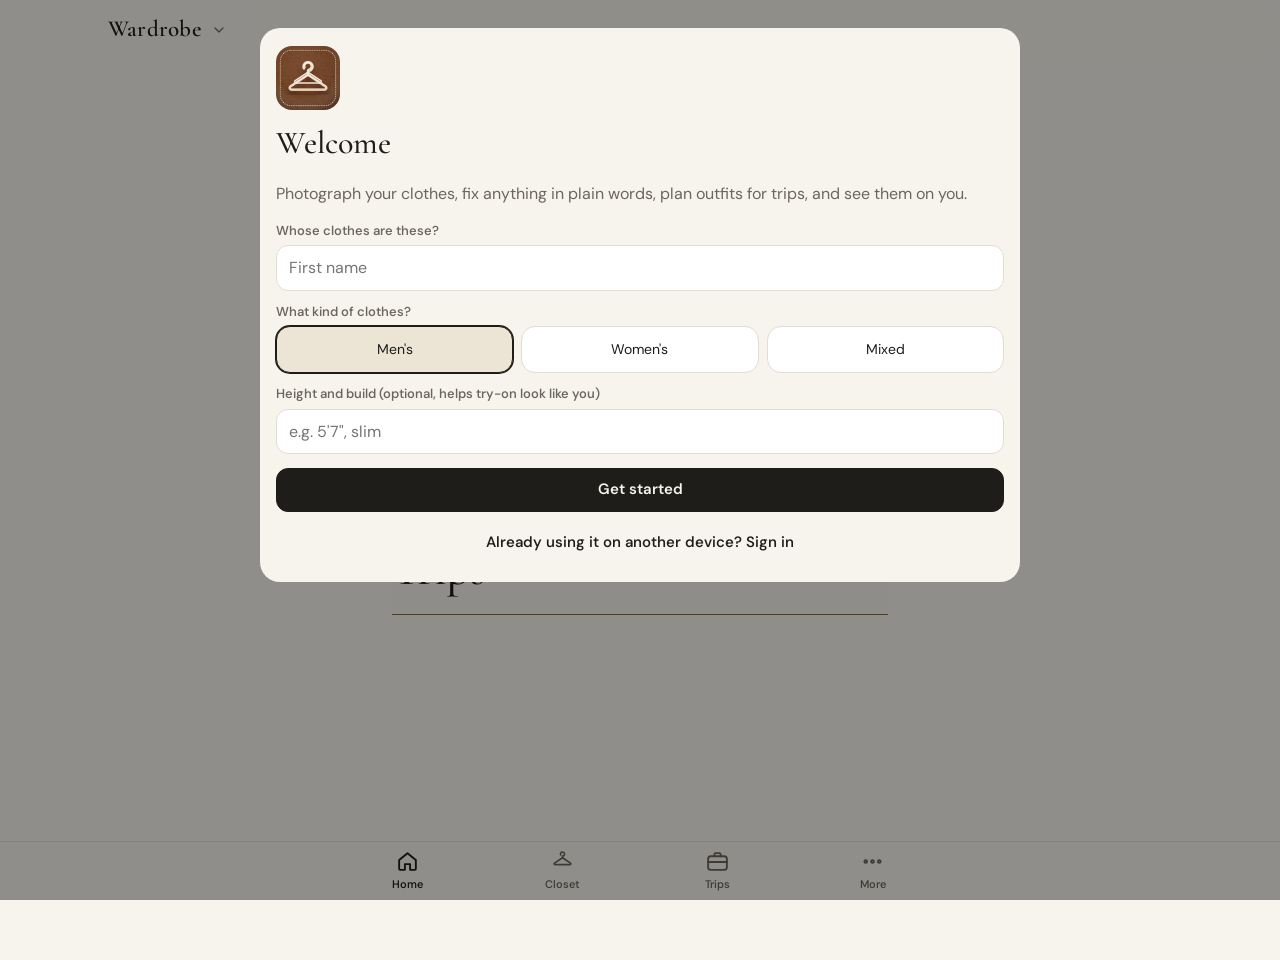
<file: index.html>
<!doctype html>
<html lang="en">
<head>
<meta charset="utf-8">
<meta name="viewport" content="width=device-width, initial-scale=1, viewport-fit=cover">
<meta name="theme-color" content="#f7f4ee" media="(prefers-color-scheme: light)">
<meta name="theme-color" content="#121110" media="(prefers-color-scheme: dark)">
<meta name="apple-mobile-web-app-capable" content="yes">
<meta name="mobile-web-app-capable" content="yes">
<meta name="apple-mobile-web-app-status-bar-style" content="default">
<meta name="apple-mobile-web-app-title" content="Wardrobe">
<link rel="manifest" href="manifest.webmanifest">
<link rel="apple-touch-icon" href="icon-180.png">
<link rel="icon" href="icon-192.png">
<link rel="preconnect" href="https://fonts.googleapis.com">
<link rel="preconnect" href="https://fonts.gstatic.com" crossorigin>
<link href="https://fonts.googleapis.com/css2?family=Cormorant+Garamond:wght@500;600&family=DM+Sans:opsz,wght@9..40,400;9..40,500;9..40,600&display=swap" rel="stylesheet">
<title>Wardrobe</title>
<style>
:root{
  --bg:#f7f4ee; --surface:#ffffff; --surface-2:#eee9df; --text:#1f1d1a; --muted:#6b665e;
  --border:#e3ddd1; --accent:#1f1d1a; --accent-soft:#ece5d6; --accent-text:#f7f4ee; --gold:#86672d; --danger:#a3352b; --ok:#2f6b3a;
  --shadow:0 1px 2px rgba(30,25,15,.04),0 8px 26px rgba(30,25,15,.06); --tabh:58px;
  --serif:"Cormorant Garamond","Iowan Old Style",Georgia,serif;
}
@media (prefers-color-scheme: dark){
  :root:not([data-theme="light"]){
    --bg:#121110; --surface:#1e1c1a; --surface-2:#2a2724; --text:#e8e2d6; --muted:#9b9488;
    --border:#3a3631; --accent:#c9a96e; --accent-soft:#2b251b; --accent-text:#121110; --gold:#c9a96e; --danger:#e3806f; --ok:#8ac796; --shadow:none;
  }
}
:root[data-theme="dark"]{
  --bg:#121110; --surface:#1e1c1a; --surface-2:#2a2724; --text:#e8e2d6; --muted:#9b9488;
  --border:#3a3631; --accent:#c9a96e; --accent-soft:#2b251b; --accent-text:#121110; --gold:#c9a96e; --danger:#e3806f; --ok:#8ac796; --shadow:none;
}
*{box-sizing:border-box;-webkit-tap-highlight-color:transparent}
[hidden]{display:none!important}
html{-webkit-text-size-adjust:100%}
body{margin:0;background:var(--bg);color:var(--text);font:16px/1.45 "DM Sans",-apple-system,BlinkMacSystemFont,"SF Pro Text","Segoe UI",Helvetica,Arial,sans-serif;padding-bottom:calc(var(--tabh) + env(safe-area-inset-bottom) + 12px)}
body.locked{overflow:hidden}
.top{position:sticky;top:0;z-index:5;background:var(--bg);background:color-mix(in srgb,var(--bg) 86%,transparent);-webkit-backdrop-filter:saturate(1.6) blur(16px);backdrop-filter:saturate(1.6) blur(16px);padding-top:env(safe-area-inset-top)}
.top .in{max-width:1100px;margin:0 auto;padding:8px 16px;display:flex;align-items:center;gap:10px}
.who{display:flex;align-items:center;gap:9px;background:none;border:0;padding:4px 8px 4px 2px;border-radius:999px;font:inherit;color:var(--text);cursor:pointer;min-height:44px}
.avatar{width:36px;height:36px;border-radius:50%;background:var(--accent);color:var(--accent-text);display:grid;place-items:center;font-weight:650;overflow:hidden;flex:0 0 auto;font-size:15px}
.avatar img{width:100%;height:100%;object-fit:cover}
.who .nm{font-family:var(--serif);font-weight:600;font-size:23px;letter-spacing:.01em}
.who svg{width:16px;height:16px;color:var(--muted)}
.grow{flex:1}
.aiflag{font-size:12px;color:var(--muted);background:var(--surface-2);padding:4px 10px;border-radius:999px;border:0;font-family:inherit;cursor:pointer}
.aiflag.on{color:var(--accent);background:var(--accent-soft)}
.wrap{max-width:1100px;margin:0 auto;padding:0 16px}
main{padding-top:14px}
.tabbar{position:fixed;left:0;right:0;bottom:0;z-index:6;background:var(--bg);background:color-mix(in srgb,var(--bg) 88%,transparent);-webkit-backdrop-filter:saturate(1.6) blur(16px);backdrop-filter:saturate(1.6) blur(16px);border-top:1px solid var(--border);padding-bottom:env(safe-area-inset-bottom)}
.tabbar .in{max-width:620px;margin:0 auto;display:flex}
.tabbar button{flex:1;background:none;border:0;min-height:var(--tabh);display:flex;flex-direction:column;align-items:center;justify-content:center;gap:3px;font:inherit;font-size:11px;font-weight:550;color:var(--muted);cursor:pointer;padding:0}
.tabbar svg{width:25px;height:25px}
.tabbar button.on{color:var(--accent)}
.tabbar .plus{width:40px;height:30px;border-radius:15px;background:var(--accent);color:var(--accent-text);display:grid;place-items:center}
.tabbar .plus svg{width:20px;height:20px}
.ic{fill:none;stroke:currentColor;stroke-width:1.8;stroke-linecap:round;stroke-linejoin:round}
h2.page{font-family:var(--serif);font-size:34px;letter-spacing:.005em;margin:6px 0 12px;font-weight:500;line-height:1.1}
.pagehead{display:flex;align-items:center;gap:10px}
.pagehead h2{margin-right:auto}
button,.btn{font:inherit;font-size:15px;cursor:pointer;border-radius:12px;border:1px solid var(--border);background:var(--surface);color:var(--text);padding:10px 14px;min-height:44px;display:inline-flex;align-items:center;justify-content:center;gap:6px;text-align:center}
button.primary,.btn.primary{background:var(--accent);color:var(--accent-text);border-color:var(--accent);font-weight:600}
button.danger,.btn.danger{color:var(--danger);border-color:color-mix(in srgb,var(--danger) 45%,var(--border))}
button.small,.btn.small{padding:6px 11px;font-size:14px;min-height:36px;border-radius:10px}
button.link{border:0;background:none;color:var(--accent);padding:6px 4px;min-height:0;font-weight:550}
button.wide,.btn.wide{width:100%}
button:disabled{opacity:.5;cursor:default}
input,select,textarea{font:inherit;font-size:16px;color:var(--text);background:var(--surface);border:1px solid var(--border);border-radius:12px;padding:10px 12px;width:100%;min-height:44px}
input[type=checkbox],input[type=radio]{width:20px;height:20px;min-height:0;accent-color:var(--accent);flex:0 0 auto}
textarea{resize:vertical}
input:focus,select:focus,textarea:focus{outline:2px solid color-mix(in srgb,var(--accent) 50%,transparent);outline-offset:0;border-color:var(--accent)}
label{display:block;font-size:13px;color:var(--muted);margin:12px 0 5px;font-weight:550}
.panel{background:var(--surface);border:1px solid var(--border);border-radius:18px;padding:16px;box-shadow:var(--shadow);margin-bottom:14px}
.panel h3{font-size:17px;margin:0 0 4px;letter-spacing:-.01em}
.panel p{margin:0 0 10px}
.muted{color:var(--muted)} .sm{font-size:13px}
.row{display:flex;gap:8px;flex-wrap:wrap;align-items:center;margin-top:14px}
.row .right{margin-left:auto}
.form2{display:grid;grid-template-columns:1fr 1fr;gap:0 12px}
.form2 .full{grid-column:1/-1}
/* ask / fix box */
.ask{background:var(--surface);border:1px solid var(--border);border-radius:18px;padding:12px 12px 12px 16px;box-shadow:var(--shadow);margin-bottom:14px}
.ask .t{font-weight:650;font-size:15px;margin-bottom:6px}
.askrow{display:flex;gap:8px;align-items:flex-end}
.askrow textarea{border-radius:14px;min-height:46px;max-height:140px;resize:none;background:var(--bg)}
.send{width:46px;height:46px;min-height:46px;border-radius:50%;padding:0;background:var(--accent);border-color:var(--accent);color:var(--accent-text);flex:0 0 auto}
.send svg{width:22px;height:22px}
.preview .cand{display:flex;gap:10px;align-items:flex-start;padding:10px;border:1px solid var(--border);border-radius:14px;margin:8px 0 0;background:var(--bg);color:var(--text);font-size:14px;cursor:pointer}
.preview .cand img{width:48px;height:60px;object-fit:cover;border-radius:8px;flex:0 0 auto}
.preview .cand .body{flex:1;min-width:0}
.preview .diff{font-size:13px;margin-top:3px}
.fixmsg{font-size:14px;margin-top:10px}
del{color:var(--danger)} ins{color:var(--ok);text-decoration:none;font-weight:600}
.msg{font-size:14px;margin-top:8px}
.msg:empty{display:none}
.msg.err{color:var(--danger)} .msg.ok{color:var(--ok)}
/* closet */
.toolrow{display:flex;gap:8px;align-items:center;margin-bottom:12px}
.toolrow .search{flex:1}
.search{position:relative}
.search input{background:var(--surface);border-color:var(--border)}
.fixbtn{background:none;border-color:var(--border);border-radius:999px;font-weight:500;padding:10px 14px}
.iconbtn{width:44px;padding:0;border-radius:50%;flex:0 0 auto}
.fixbtn svg{width:18px;height:18px}
.list{background:var(--surface);border:1px solid var(--border);border-radius:16px;overflow:hidden}
.lrow{display:flex;align-items:center;gap:12px;width:100%;padding:13px 14px;background:none;border:0;border-radius:0;border-top:1px solid var(--border);color:var(--text);text-align:left;justify-content:flex-start;margin:0;font-size:16px;font-weight:400;cursor:pointer;min-height:52px}
.lrow:first-child{border-top:0}
.lrow .lic{width:30px;height:30px;border-radius:8px;background:var(--accent-soft);color:var(--accent);display:grid;place-items:center;flex:0 0 auto}
.lrow .lic svg{width:19px;height:19px}
.lrow .lt{flex:1}
.lrow .ls{color:var(--muted);font-size:14px}
.lrow .chev{width:16px;height:16px;color:var(--muted)}
.addface{display:grid;place-items:center;aspect-ratio:1;font-size:30px;color:var(--muted);cursor:pointer;margin:0;border:1.5px dashed var(--border);background:none}
.aiflag.warn{color:var(--danger);background:color-mix(in srgb,var(--danger) 12%,transparent)}
.avatar{position:relative}
.avatar.syncing::after{content:"";position:absolute;inset:-3px;border-radius:50%;border:2px solid var(--accent);border-top-color:transparent;animation:sp 1s linear infinite}
.search input{padding-left:38px;border-radius:999px}
.search svg{position:absolute;left:12px;top:13px;width:18px;height:18px;color:var(--muted)}
.chips{display:flex;gap:7px;overflow-x:auto;margin:0 -16px 12px;padding:2px 16px 4px;scrollbar-width:none}
.chips::-webkit-scrollbar{display:none}
.chip{border-radius:999px;padding:7px 15px;font-size:14px;min-height:36px;background:none;border:1px solid var(--border);color:var(--muted);white-space:nowrap;flex:0 0 auto}
.chip.on{background:var(--accent);color:var(--accent-text);border-color:var(--accent);font-weight:600}
.chip .n{display:none}
.cat h3{font-family:var(--serif);font-size:26px;margin:24px 0 12px;display:flex;align-items:baseline;gap:10px;font-weight:500}
.cat h3 span{font-family:"DM Sans",sans-serif;color:var(--muted);font-weight:400;font-size:13px}
.grid{display:grid;grid-template-columns:repeat(auto-fill,minmax(160px,1fr));min-width:0;gap:18px 12px}
.card{min-width:0;background:none;border:0;border-radius:0;overflow:visible;cursor:pointer;text-align:left;padding:0;display:flex;flex-direction:column;align-items:stretch;justify-content:flex-start;min-height:0;color:var(--text)}
.thumb{aspect-ratio:4/5;background:var(--surface);display:flex;align-items:center;justify-content:center;color:var(--muted);font-size:12px;overflow:hidden;border-radius:14px}
.card:active .thumb{opacity:.85}
.thumb img{width:100%;height:100%;object-fit:cover}
.card .meta{padding:9px 2px 4px}
.card .nm{font-weight:400;font-size:14px;line-height:1.3;white-space:nowrap;overflow:hidden;text-overflow:ellipsis}
.card .sub{color:var(--gold);font-size:11px;letter-spacing:.13em;text-transform:uppercase;margin-top:4px;white-space:nowrap;overflow:hidden;text-overflow:ellipsis}
.empty{color:var(--muted);padding:28px 0;text-align:center}
.steps{counter-reset:s;list-style:none;padding:0;margin:8px 0 0}
.steps li{display:flex;gap:12px;align-items:center;padding:10px 0;border-top:1px solid var(--border)}
.steps li:first-child{border-top:0}
.steps .n{width:28px;height:28px;border-radius:50%;background:var(--accent-soft);color:var(--accent);display:grid;place-items:center;font-weight:700;font-size:14px;flex:0 0 auto}
.steps li.done .n{background:var(--accent);color:var(--accent-text)}
.steps .tx{flex:1;font-size:15px}
.banner{display:flex;gap:10px;align-items:flex-start;background:var(--accent-soft);border-radius:14px;padding:12px 14px;margin-bottom:12px;font-size:14px}
.banner .x{margin-left:auto;min-height:0;padding:2px 8px;border:0;background:none;color:var(--muted)}
/* home */
.logo{fill:none;stroke:currentColor;stroke-width:2.2;stroke-linecap:round;stroke-linejoin:round}
body.home .top{display:none}
body.home main{padding-top:0}
body.home{background-image:repeating-linear-gradient(90deg,color-mix(in srgb,var(--gold) 8%,transparent) 0 1px,transparent 1px 14px)}
#tab-home{min-height:calc(100vh - var(--tabh) - 12px);min-height:calc(100dvh - var(--tabh) - 12px - env(safe-area-inset-bottom));display:flex;flex-direction:column;max-width:520px;margin:0 auto;padding:calc(env(safe-area-inset-top) + 36px) 12px 12px}
#tab-home[hidden]{display:none}
.brand{display:flex;flex-direction:column;align-items:center;gap:10px;background:none;border:0;min-height:0;padding:4px;margin:0 auto;color:var(--gold)}
.brand .logo{width:56px;height:56px}
.brand span{font-size:11px;letter-spacing:.34em;text-transform:uppercase;color:var(--muted)}
.menu{flex:1;display:flex;flex-direction:column;justify-content:center;padding:28px 0}
.menu .in{border-top:1px solid var(--gold);border-bottom:1px solid var(--gold);padding:4px 0;background:color-mix(in srgb,var(--bg) 92%,transparent)}
.mi{display:flex;align-items:baseline;gap:16px;width:100%;padding:18px 4px;border:0;border-bottom:1px solid var(--border);border-radius:0;background:none;color:var(--text);text-align:left;justify-content:flex-start;min-height:0;font-family:var(--serif);font-size:46px;font-weight:500;line-height:1}
.mi:last-child{border-bottom:0}
.mi i{font-size:17px;color:var(--gold);width:24px;flex:0 0 auto}
.mi .t{flex:1}
.mi .n{font-family:"DM Sans",sans-serif;font-size:13px;color:var(--muted)}
.mi.gold{color:var(--gold)}
.mi:active{opacity:.6}
.homefoot{display:flex;justify-content:space-between;align-items:flex-end;gap:12px;background:color-mix(in srgb,var(--bg) 92%,transparent)}
.nexttrip{background:none;border:0;padding:0;min-height:0;display:flex;flex-direction:column;align-items:flex-start;gap:3px;text-align:left;color:var(--text)}
.nexttrip .k{font-size:11px;letter-spacing:.2em;text-transform:uppercase;color:var(--gold)}
.nexttrip .v{font-family:var(--serif);font-size:22px}
.nexttrip .s{font-size:13px;color:var(--muted)}
.dots{width:44px;height:44px;min-height:44px;padding:0;border:0;background:none;color:var(--muted);margin-left:auto}
.dots svg{width:20px;height:20px}
#homeStart:empty{display:none}
#homeStart{margin-top:8px}
/* sheets */
.modal{position:fixed;inset:0;background:rgba(0,0,0,.42);display:none;align-items:flex-end;justify-content:center;z-index:20;padding-top:max(env(safe-area-inset-top),20px)}
.modal.open{display:flex}
.sheet{background:var(--bg);border-radius:22px 22px 0 0;max-width:760px;width:100%;max-height:100%;overflow-y:auto;-webkit-overflow-scrolling:touch;overscroll-behavior:contain;padding:0 16px calc(24px + env(safe-area-inset-bottom));animation:up .22s ease-out}
.sheet.wide{max-width:1120px}
@keyframes up{from{transform:translateY(40px)}to{transform:none}}
.shead{position:sticky;top:0;z-index:2;background:var(--bg);display:flex;align-items:flex-start;gap:10px;padding:14px 0 10px;margin-bottom:4px}
.shead h2{margin:0;font-family:var(--serif);font-size:26px;font-weight:600;line-height:1.15}
.shead .sub{font-size:13px;color:var(--muted)}
.shead .x{margin-left:auto;width:36px;height:36px;min-height:36px;border-radius:50%;padding:0;background:var(--surface-2);border:0;color:var(--muted);font-size:18px;flex:0 0 auto}
.grabber{width:40px;height:5px;border-radius:3px;background:var(--border);margin:8px auto 0}
@media (min-width:760px){
  .modal{align-items:flex-start;padding:28px 16px;overflow:auto}
  .sheet{border-radius:20px;max-height:none;overflow:visible;padding-bottom:22px}
  .grabber{display:none}
}
.photos{display:flex;gap:8px;overflow-x:auto;padding:4px 0;scroll-snap-type:x mandatory}
.photos .ph{position:relative;flex:0 0 auto;scroll-snap-align:start}
.photos img{height:260px;border-radius:14px;display:block}
.photos .ph button{position:absolute;top:8px;right:8px;background:rgba(0,0,0,.55);color:#fff;border:0;width:32px;height:32px;min-height:32px;border-radius:50%;padding:0}
.hist{font-size:13px;margin:0;padding:0;list-style:none}
.hist li{padding:8px 0;border-top:1px solid var(--border);display:flex;gap:8px;align-items:baseline}
.hist .when{color:var(--muted);white-space:nowrap}
.hist .what{flex:1}
details{margin-top:12px}
details summary{cursor:pointer;color:var(--muted);font-size:14px;padding:6px 0}
.toast{position:fixed;bottom:calc(var(--tabh) + env(safe-area-inset-bottom) + 14px);left:50%;transform:translateX(-50%);background:var(--text);color:var(--bg);padding:11px 18px;border-radius:14px;font-size:14px;z-index:30;display:none;max-width:90vw;box-shadow:var(--shadow)}
.spin{display:inline-block;width:15px;height:15px;border:2px solid currentColor;border-top-color:transparent;border-radius:50%;animation:sp 1s linear infinite;vertical-align:-2px;margin-right:6px;flex:0 0 auto}
@keyframes sp{to{transform:rotate(360deg)}}
/* faces */
.faces{display:grid;grid-template-columns:repeat(auto-fill,minmax(110px,1fr));gap:10px;margin-top:12px}
.face{position:relative;border-radius:14px;overflow:hidden;background:var(--surface-2)}
.face img{width:100%;aspect-ratio:1;object-fit:cover;display:block}
.face button{position:absolute;top:6px;right:6px;background:rgba(0,0,0,.55);color:#fff;border:0;width:28px;height:28px;min-height:28px;border-radius:50%;padding:0;font-size:13px}
/* wardrobes list */
.plist{display:flex;flex-direction:column;gap:8px;margin-top:8px}
.prow{display:flex;align-items:center;gap:12px;padding:10px 12px;border:1px solid var(--border);border-radius:14px;background:var(--bg);cursor:pointer;text-align:left;width:100%;justify-content:flex-start;color:var(--text)}
.prow.on{border-color:var(--accent);box-shadow:0 0 0 1px var(--accent)}
.prow .nm{font-weight:600}
.prow .tick{margin-left:auto;color:var(--accent);font-weight:700}
.choices{display:grid;grid-template-columns:repeat(3,1fr);gap:8px}
.choice{flex-direction:column;font-size:14px;padding:12px 8px;border-radius:14px}
.choice.on{border-color:var(--accent);box-shadow:0 0 0 1px var(--accent);background:var(--accent-soft)}
.welcome .wicon{width:64px;height:64px;border-radius:18px;background:var(--accent);color:var(--accent-text);display:grid;place-items:center;margin:18px 0 10px}
.welcome .wicon svg{width:36px;height:36px}
.welcome h2{font-family:var(--serif);font-size:32px;font-weight:500;margin:0 0 6px}
/* add from photos */
.addhero{text-align:center;padding:26px 16px}
.addhero .big{font-size:17px;padding:14px 22px;border-radius:16px;min-height:54px}
.toggle{display:flex;gap:10px;align-items:center;justify-content:center;font-size:14px;color:var(--text);font-weight:400;margin:14px 0 0}
.draft{background:var(--surface);border:1px solid var(--border);border-radius:16px;padding:12px;margin-bottom:10px}
.draft .pics{display:flex;gap:6px;overflow-x:auto;margin-bottom:4px}
.draft .pics img{height:110px;border-radius:10px}
.draft .form2 label{margin-top:8px}
/* outfits */
.grouph{font-size:18px;margin:18px 0 10px;letter-spacing:-.01em}
.olist{display:grid;grid-template-columns:repeat(auto-fill,minmax(240px,1fr));gap:12px}
.ocard{background:var(--surface);border:1px solid var(--border);border-radius:16px;overflow:hidden;cursor:pointer;text-align:left;padding:0;display:flex;flex-direction:column;align-items:stretch;justify-content:flex-start;color:var(--text)}
.ocard .hero{aspect-ratio:3/2;background:var(--surface-2);display:flex;align-items:center;justify-content:center;overflow:hidden;color:var(--muted);font-size:13px;width:100%}
.ocard .hero img{width:100%;height:100%;object-fit:cover}
.ocard .strip{display:flex;gap:4px;padding:8px 10px 0;flex-wrap:wrap}
.ocard .strip img{width:34px;height:42px;object-fit:cover;border-radius:5px}
.ocard .meta{padding:8px 12px 12px}
.ocard .nm{font-weight:600}
.olayout{display:grid;grid-template-columns:minmax(0,2.2fr) minmax(220px,1fr);gap:16px}
.render{background:var(--surface-2);border-radius:16px;aspect-ratio:3/2;display:flex;align-items:center;justify-content:center;overflow:hidden;color:var(--muted);text-align:center}
.render img{width:100%;height:100%;object-fit:contain;background:#000}
.render .ph{padding:20px;font-size:14px}
.olabels{display:flex;justify-content:space-around;font-size:12px;color:var(--muted);margin-top:4px}
.prev{display:flex;gap:6px;overflow-x:auto;margin-top:8px}
.prev img{height:64px;border-radius:8px;cursor:pointer;border:2px solid transparent}
.prev img.on{border-color:var(--accent)}
.pieces h3{font-size:15px;margin:0 0 8px}
.piece{display:flex;gap:10px;align-items:flex-start;padding:8px 0;border-top:1px solid var(--border);cursor:pointer}
.piece img{width:60px;height:75px;object-fit:cover;border-radius:8px;flex:0 0 auto}
.piece .nm{font-size:14px;font-weight:600}
.piece .sub{font-size:12px;color:var(--muted)}
.picker{display:grid;grid-template-columns:repeat(auto-fill,minmax(100px,1fr));gap:8px;max-height:46vh;overflow:auto;margin-top:8px;padding:2px}
.pick{position:relative;border:2px solid var(--border);border-radius:12px;overflow:hidden;cursor:pointer;background:var(--surface);font-size:11px;padding:0;text-align:left;color:var(--text);display:block;min-height:0}
.pick.on{border-color:var(--accent);box-shadow:0 0 0 2px var(--accent)}
.pick img{width:100%;aspect-ratio:4/5;object-fit:cover;display:block}
.pick .t{padding:4px 6px;white-space:nowrap;overflow:hidden;text-overflow:ellipsis}
.packing{display:flex;gap:6px;flex-wrap:wrap;margin-top:8px}
.packing img{width:52px;height:65px;object-fit:cover;border-radius:8px;cursor:pointer}
.gaps{margin:6px 0 0;padding-left:18px;font-size:14px}
.tcard{display:flex;gap:12px;align-items:center;width:100%;text-align:left;justify-content:flex-start;padding:12px;border-radius:16px;margin-bottom:10px;color:var(--text)}
.tcard .ico{width:44px;height:44px;border-radius:12px;background:var(--accent-soft);color:var(--accent);display:grid;place-items:center;flex:0 0 auto}
.tcard .ico.trip-photo{width:64px;height:64px;overflow:hidden}
.tcard .trip-photo img{width:100%;height:100%;object-fit:cover}
.tcard .ico svg{width:24px;height:24px}
.tcard .nm{font-weight:650}
@media (max-width:760px){.olayout{grid-template-columns:1fr}}
@media (max-width:560px){
  .form2{grid-template-columns:1fr}
  .grid{grid-template-columns:repeat(2,minmax(0,1fr));gap:18px 12px}
  .olist{grid-template-columns:1fr}
  .photos img{height:220px}
  h2.page{font-size:31px}
}
.welcome .wicon{background:#6b4026 url(icon-180.png) center/cover;color:#f3e9d6;border-radius:16px}
</style>
</head>
<body>
<header class="top"><div class="in">
  <button class="who" id="whoBtn" aria-label="Switch wardrobe"><span class="nm" id="whoName">Wardrobe</span><svg viewBox="0 0 24 24" class="ic"><path d="m6 9 6 6 6-6"/></svg></button>
  <span class="grow"></span>
  <button class="aiflag warn" id="syncFlag" hidden></button>
</div></header>

<main class="wrap">
  <div id="notice"></div>
  <section id="tab-home">
    <div id="banner"></div>
    <button class="brand" id="brandBtn" aria-label="Switch wardrobe"><svg viewBox="0 0 64 64" class="logo" aria-hidden="true"><path d="M27.3 15.2 A5.2 5.2 0 1 1 32 18.2 V22.5"/><path d="M32 22.5 L11.5 36.2 C9.6 37.5 10.4 40 12.6 40 H51.4 C53.6 40 54.4 37.5 52.5 36.2 Z"/></svg><span id="brandName">Wardrobe</span></button>
    <nav class="menu" aria-label="Main"><div class="in">
      <button class="mi" data-home="closet"><span class="t">Closet</span></button>
      <button class="mi" data-home="trips"><span class="t">Trips</span><span class="n" id="hn-trips"></span></button>
    </div></nav>
    <div id="homeStart"><div id="start"></div></div>
    <div class="homefoot"><div id="nextTrip"></div></div>
  </section>

  <section id="tab-closet" hidden>
    <div class="toolrow">
      <div class="search"><svg viewBox="0 0 24 24" class="ic"><circle cx="11" cy="11" r="7"/><path d="m20 20-3.5-3.5"/></svg><input type="search" id="q" placeholder="Search"></div>
      <button class="fixbtn iconbtn" data-go="add" aria-label="Add clothes"><svg viewBox="0 0 24 24" class="ic" style="width:20px;height:20px"><path d="M12 5v14M5 12h14"/></svg></button>
      <button class="fixbtn" id="openFix"><svg viewBox="0 0 24 24" class="ic"><path d="M4 20h4L19 9l-4-4L4 16z"/><path d="m13.5 6.5 4 4"/></svg>Chat</button>
    </div>
    <div class="row"><button class="small" id="categoriesBtn">Manage categories</button><label class="toggle" style="margin:0"><input type="checkbox" id="showArchived"> Show archived</label></div><div class="chips" id="chips"></div>
    <div id="cats"></div>
  </section>

  <section id="tab-outfits" hidden></section>

  <section id="tab-add" hidden>
    <button class="link" data-go="closet">← Back to Closet</button><h2 class="page">Add clothes</h2>
    <div class="panel addhero">
      <p id="addIntro"></p>
      <label class="btn primary big" style="margin:6px 0 0;display:inline-flex">
        <svg viewBox="0 0 24 24" class="ic" style="width:22px;height:22px"><path d="M4 8h3l2-3h6l2 3h3v11H4z"/><circle cx="12" cy="13" r="3.5"/></svg>
        Take or choose photos<input type="file" id="addPhotos" accept="image/*" multiple hidden></label>
      <label class="toggle"><input type="checkbox" id="groupToggle" checked> Photos of the same piece (front, back, label) go together</label>
    </div>
    <div id="addStatus" class="msg"></div>
    <div id="addReview"></div>
    <div class="row" style="justify-content:center"><button class="link" id="addManualBtn">Add one item by typing it in</button></div>
  </section>

  <section id="tab-trips" hidden>
    <h2 class="page">Trips</h2>
    <div class="panel">
      <h3>Plan outfits for a trip</h3>
      <p class="muted sm">Say where you're going and what you'll do. You'll get an outfit for each day from your own clothes, a packing list, and anything worth buying.</p>
      <label for="tp_where">Where and when</label><textarea id="tp_where" rows="2" placeholder="Paris Jan 8–12, then Lisbon Jan 13–15"></textarea>
      <label for="tp_plans">What you'll be doing</label><textarea id="tp_plans" rows="2" placeholder="Museums and lots of walking, two nice dinners"></textarea>
      <div class="form2">
        <div><label for="tp_per">Outfits</label><select id="tp_per"><option value="one">One per day</option><option value="two">Day and evening</option></select></div>
        <div><label for="tp_style">Anything else (optional)</label><input id="tp_style" placeholder="Carry-on only, no shorts"></div>
      </div>
      <div class="row"><button class="primary wide" id="planBtn">Plan my outfits</button></div>
      <div id="planMsg" class="msg"></div>
      <div id="pasteBox" hidden>
        <div class="row"><button class="primary" id="pastePlanBtn">Paste plan</button></div>
        <label for="tp_paste">Or paste ChatGPT's reply here</label><textarea id="tp_paste" rows="3" placeholder="{ &quot;name&quot;: …"></textarea>
        <div class="row"><button class="small" id="usePasteBtn">Use this plan</button></div>
      </div>
    </div>
    <div id="tripList"></div>

  </section>

  <section id="tab-more" hidden></section>
</main>

<nav class="tabbar"><div class="in">
  <button data-tab="home" class="on"><svg viewBox="0 0 24 24" class="ic"><path d="M4 10.5 12 4l8 6.5V19a1 1 0 0 1-1 1h-4.5v-5.5h-5V20H5a1 1 0 0 1-1-1z"/></svg>Home</button>
  <button data-tab="closet"><svg viewBox="0 0 64 64" class="ic" style="stroke-width:4.2"><path d="M27.3 15.2 A5.2 5.2 0 1 1 32 18.2 V22.5"/><path d="M32 22.5 L11.5 36.2 C9.6 37.5 10.4 40 12.6 40 H51.4 C53.6 40 54.4 37.5 52.5 36.2 Z"/></svg>Closet</button>
  <button data-tab="trips"><svg viewBox="0 0 24 24" class="ic"><rect x="3" y="7" width="18" height="13" rx="2.5"/><path d="M9 7V5.2c0-.7.5-1.2 1.2-1.2h3.6c.7 0 1.2.5 1.2 1.2V7M3 12.5h18"/></svg>Trips</button>
  <button data-tab="more"><svg viewBox="0 0 24 24" class="ic"><circle cx="5.5" cy="12" r="1.3"/><circle cx="12" cy="12" r="1.3"/><circle cx="18.5" cy="12" r="1.3"/></svg>More</button>
</div></nav>

<div class="modal" id="modal"><div class="sheet" id="sheet"></div></div>
<div class="toast" id="toast"></div>

<script>
"use strict";
/* ================= helpers ================= */
const $=s=>document.querySelector(s);
const esc=s=>String(s??"").replace(/[&<>"']/g,c=>({"&":"&amp;","<":"&lt;",">":"&gt;",'"':"&quot;","'":"&#39;"}[c]));
const now=()=>new Date().toISOString();
const fmtDate=s=>new Date(s).toLocaleString(undefined,{month:"short",day:"numeric",year:"numeric",hour:"numeric",minute:"2-digit"});
function toast(m){const t=$("#toast");t.textContent=m;t.style.display="block";clearTimeout(t._h);t._h=setTimeout(()=>t.style.display="none",2800)}
const LS={get(k,d){try{const v=localStorage.getItem(k);return v==null?d:JSON.parse(v)}catch(e){return d}},set(k,v){try{localStorage.setItem(k,JSON.stringify(v));return true}catch(e){return false}}};
const rid=()=>Date.now().toString(36)+Math.random().toString(36).slice(2,7);
const ICON={
  logo:`<svg viewBox="0 0 64 64" class="logo" style="width:40px;height:40px" aria-hidden="true"><path d="M27.3 15.2 A5.2 5.2 0 1 1 32 18.2 V22.5"/><path d="M32 22.5 L11.5 36.2 C9.6 37.5 10.4 40 12.6 40 H51.4 C53.6 40 54.4 37.5 52.5 36.2 Z"/></svg>`,
  trip:`<svg viewBox="0 0 24 24" class="ic"><rect x="3" y="7" width="18" height="13" rx="2.5"/><path d="M9 7V5.2c0-.7.5-1.2 1.2-1.2h3.6c.7 0 1.2.5 1.2 1.2V7M3 12.5h18"/></svg>`,
  hanger:`<svg viewBox="0 0 64 64" class="ic" style="stroke-width:4.2"><path d="M27.3 15.2 A5.2 5.2 0 1 1 32 18.2 V22.5"/><path d="M32 22.5 L11.5 36.2 C9.6 37.5 10.4 40 12.6 40 H51.4 C53.6 40 54.4 37.5 52.5 36.2 Z"/></svg>`
};

/* ================= categories ================= */
const TEMPLATES={
  mens:{label:"Men's",person:"man",cats:[["Blazers","BL"],["Outerwear","OW"],["Pants:Shorts","PS"],["Polos","PO"],["Shirts","SH"],["Shoes","SO"],["Suits","SU"],["Sweaters","SW"],["Tshirts","TS"],["Misc","MI"]]},
  womens:{label:"Women's",person:"woman",cats:[["Tops","TP"],["Blouses & Shirts","BS"],["Sweaters","SW"],["Dresses","DR"],["Skirts","SK"],["Pants & Shorts","PS"],["Jackets & Blazers","JK"],["Outerwear","OW"],["Activewear","AC"],["Shoes","SO"],["Bags","BG"],["Accessories","AX"]]},
  all:{label:"Mixed",person:"person",cats:[["Tops","TP"],["Shirts","SH"],["Sweaters","SW"],["Dresses","DR"],["Skirts","SK"],["Pants & Shorts","PS"],["Suits","SU"],["Jackets & Blazers","JK"],["Outerwear","OW"],["Activewear","AC"],["Shoes","SO"],["Bags","BG"],["Accessories","AX"]]}
};
// words that point to a category, most specific first
const CAT_WORDS=[
  ["Tshirts",["t-shirt","tshirt","tee","t shirt"]],
  ["Polos",["polo","henley"]],
  ["Dresses",["dress","gown","jumpsuit","romper"]],
  ["Skirts",["skirt"]],
  ["Suits",["suit","tuxedo"]],
  ["Activewear",["ski","legging","sports bra","athletic","gym","base layer","activewear","swimsuit","bikini","swim trunk"]],
  ["Bags",["bag","purse","tote","clutch","backpack","handbag","crossbody"]],
  ["Accessories",["scarf","scarves","glove","mitten","belt","hat","beanie","cap","necktie","tie","jewelry","jewellery","necklace","earring","bracelet","sunglasses","pocket square","accessor"]],
  ["Blazers",["blazer","sport coat","sportcoat","sports coat"]],
  ["Sweaters",["sweater","knit","cardigan","pullover","jumper","quarter-zip","quarter zip","hoodie","sweatshirt","fleece"]],
  ["Shoes",["shoe","loafer","boot","sneaker","trainer","oxford","derby","brogue","sandal","moccasin","heels","pump","mule","espadrille","slipper"]],
  ["Pants:Shorts",["pant","trouser","short","jean","chino","slacks"]],
  ["Outerwear",["coat","overcoat","parka","raincoat","trench","peacoat","outerwear","vest","gilet","anorak","puffer"]],
  ["Blazers",["jacket"]],
  ["Blouses & Shirts",["blouse"]],
  ["Shirts",["shirt","button-down"]],
  ["Tops",["top","tank","cami","bodysuit"]]
];
const CAT_ALIAS={Tshirts:["Tops","Shirts"],Polos:["Tops","Shirts"],Blazers:["Jackets & Blazers","Suits","Outerwear"],Suits:["Jackets & Blazers","Blazers"],
  "Pants:Shorts":["Pants & Shorts"],"Pants & Shorts":["Pants:Shorts"],"Blouses & Shirts":["Shirts","Tops"],Shirts:["Blouses & Shirts","Tops"],Tops:["Tshirts","Blouses & Shirts","Shirts"],
  Accessories:["Misc"],Misc:["Accessories"],Bags:["Accessories","Misc"],Activewear:["Misc","Accessories"],Skirts:["Pants & Shorts"],Outerwear:["Jackets & Blazers"],"Jackets & Blazers":["Blazers","Outerwear"]};
const SINGULAR={Blazers:"Jacket",Outerwear:"Coat",Suits:"Suit",Sweaters:"Sweater",Shirts:"Shirt",Polos:"Polo",Tshirts:"T-shirt","Pants:Shorts":"Trousers","Pants & Shorts":"Trousers",Shoes:"Shoes",Misc:"Accessory",Tops:"Top","Blouses & Shirts":"Blouse",Dresses:"Dress",Skirts:"Skirt","Jackets & Blazers":"Jacket",Activewear:"Activewear",Bags:"Bag",Accessories:"Accessory"};
const catLabel=c=>c==="Pants:Shorts"?"Pants & Shorts":c==="Tshirts"?"T-shirts":c;
function catNames(){const base=(profile&&profile.cats||[]).map(c=>c.name);for(const it of items) if(it.category&&!base.includes(it.category)) base.push(it.category);return base}
function makePrefix(name){
  const used=new Set((profile&&profile.cats||[]).map(c=>c.prefix)); const L=name.toUpperCase().replace(/[^A-Z]/g,"");
  const w=name.toUpperCase().replace(/[^A-Z ]/g," ").trim().split(/\s+/);
  const tries=[w.length>1?w[0][0]+w[1][0]:"",L.slice(0,2),...[...L.slice(1)].map(c=>L[0]+c)].filter(x=>x.length===2);
  for(const t of tries) if(!used.has(t)) return t;
  let i=1; while(used.has("X"+i)) i++; return "X"+i;
}
function prefixOf(cat){const c=(profile&&profile.cats||[]).find(x=>x.name===cat);return c?c.prefix:makePrefix(cat)}
function resolveCat(c){const cs=catNames();if(cs.includes(c))return c;for(const a of CAT_ALIAS[c]||[]) if(cs.includes(a)) return a;return null}
function guessCategory(text){
  const t=" "+String(text||"").toLowerCase()+" ", cs=catNames(), tt=t.trim();
  const ex=cs.find(c=>c.toLowerCase()===tt||catLabel(c).toLowerCase()===tt); if(ex) return ex;
  for(const [c,words] of CAT_WORDS) for(const w of words) if(new RegExp("\\b"+w.replace(/[-\s]/g,"[-\\s]?")).test(t)){const r=resolveCat(c);if(r)return r}
  return null;
}
function layerRank(cat){const c=String(cat).toLowerCase();return /outer|coat/.test(c)?0:/suit/.test(c)?1:/blazer|jacket/.test(c)?2:/sweater|knit/.test(c)?3:/dress/.test(c)?4:/shirt|blouse|polo|top|tee/.test(c)?5:/pant|short|skirt|trouser/.test(c)?6:/shoe/.test(c)?7:8}
function layerName(it){return /pants/i.test(it.category)&&/short/i.test(it.name)?"Shorts":SINGULAR[it.category]||it.category}

/* ================= storage ================= */
let db=null, dbName=null, profile=null;
let items=[], faces=[], log=[], outfits=[], trips=[];
function openDB(name){
  return new Promise((res,rej)=>{
    const r=indexedDB.open(name,3);
    r.onupgradeneeded=()=>{
      const d=r.result, has=n=>d.objectStoreNames.contains(n);
      if(!has("items")) d.createObjectStore("items",{keyPath:"id"});
      if(!has("faces")) d.createObjectStore("faces",{keyPath:"id"});
      if(!has("log")) d.createObjectStore("log",{keyPath:"seq",autoIncrement:true});
      if(!has("outfits")) d.createObjectStore("outfits",{keyPath:"id"});
      if(!has("meta")) d.createObjectStore("meta",{keyPath:"id"});
      if(!has("trips")) d.createObjectStore("trips",{keyPath:"id"});
    };
    r.onblocked=()=>{const n=$("#notice");if(n)n.innerHTML=`<div class="panel"><h3>Almost there</h3><p>An older copy of the wardrobe app is still open in another tab or window. Close it, and this page will open your closet by itself. Your clothes are safe.</p></div>`};
    r.onsuccess=()=>{const n=$("#notice");if(n)n.innerHTML="";const d=r.result;d.onversionchange=()=>d.close();res(d)}; r.onerror=()=>rej(r.error);
  });
}
function tx(store,mode,fn){
  return new Promise((res,rej)=>{
    const t=db.transaction(store,mode); const s=t.objectStore(store); let out;
    Promise.resolve(fn(s)).then(v=>out=v);
    t.oncomplete=()=>{res(out);if(mode==="readwrite")scheduleSync()}; t.onerror=()=>rej(t.error); t.onabort=()=>rej(t.error||new Error("Saving failed (storage full?)"));
  });
}
const reqP=r=>new Promise((res,rej)=>{r.onsuccess=()=>res(r.result);r.onerror=()=>rej(r.error)});
const getAll=(store,d=db)=>reqP(d.transaction(store).objectStore(store).getAll());
async function* scanItems(d){
  let range;
  while(true){
    const batch=await reqP(d.transaction("items").objectStore("items").getAll(range,8));
    if(!batch.length)return;
    yield* batch;
    range=IDBKeyRange.lowerBound(batch[batch.length-1].id,true);
  }
}
const putItem=it=>tx("items","readwrite",s=>s.put(it));
const delItem=id=>tx("items","readwrite",s=>s.delete(id));
const addLog=e=>tx("log","readwrite",s=>s.add(e));
const putOutfit=o=>tx("outfits","readwrite",s=>s.put(o));
const putTrip=t=>tx("trips","readwrite",s=>s.put(t));
const putMeta=()=>{profile.updatedAt=now();return tx("meta","readwrite",s=>s.put(profile))};
const tomb=(kind,id)=>tx("meta","readwrite",s=>s.put({id:"del:"+kind+":"+id,kind,key:String(id),at:now()}));
async function logEntry(e){await addLog(e);log.push(e)}
async function loadAll(){items=await getAll("items");faces=await getAll("faces");log=await getAll("log");outfits=await getAll("outfits");trips=await getAll("trips")}

/* ================= wardrobes (one database each) ================= */
let profiles=[];
async function knownDBs(){
  let names=LS.get("wardrobe-dbs",[]);
  try{if(indexedDB.databases){const l=await indexedDB.databases();names=[...new Set([...names,...l.map(d=>d.name).filter(n=>n==="henry-wardrobe"||/^wardrobe-p-/.test(n))])]}}catch(e){}
  return names;
}
function rememberDB(n){const l=LS.get("wardrobe-dbs",[]);if(!l.includes(n)){l.push(n);LS.set("wardrobe-dbs",l)}}
function forgetDB(n){LS.set("wardrobe-dbs",LS.get("wardrobe-dbs",[]).filter(x=>x!==n))}
async function loadProfiles(){
  const out=[];
  for(const n of await knownDBs()){
    if(n===dbName){out.push({db:n,name:profile?profile.name:"Wardrobe",count:items.length});continue}
    try{const d=await openDB(n);const m=await reqP(d.transaction("meta").objectStore("meta").get("profile"));const c=await reqP(d.transaction("items").objectStore("items").count());d.close();
      if(!m&&!c){continue} out.push({db:n,name:m?m.name:(n==="henry-wardrobe"?"Henry":"Wardrobe"),count:c})}catch(e){}
  }
  profiles=out.sort((a,b)=>a.name.localeCompare(b.name)); return profiles;
}
function newProfile(name,style,build){
  const t=TEMPLATES[style]||TEMPLATES.all;
  return {id:"profile",name,style,person:t.person,build:build||"",cats:t.cats.map(([n,p])=>({name:n,prefix:p})),createdAt:now()};
}
async function switchTo(name){
  if(db){db.close();db=null}
  db=await openDB(name); dbName=name; LS.set("wardrobe-current",name); rememberDB(name);
  await loadAll();
  profile=await reqP(db.transaction("meta").objectStore("meta").get("profile"))||null;
  if(!profile){
    if(!(items.length||faces.length||outfits.length)) return showWelcome({reuse:true});
    // an older single-wardrobe copy: adopt it
    const legacy=LS.get("wardrobe-tryon",{});
    profile=newProfile(name==="henry-wardrobe"?"Henry":"My wardrobe","mens",legacy.build||(name==="henry-wardrobe"?"6'1\" (185 cm), 170 lb (77 kg), average-to-slender frame, natural posture. Not a model physique.":""));
    for(const it of items) if(it.category&&!profile.cats.some(c=>c.name===it.category)) profile.cats.push({name:it.category,prefix:makePrefix(it.category)});
    await putMeta();
  }
  activeCat="All"; query=""; $("#q").value="";
  renderAll(); makeThumbs(); scheduleSync(1500);
}
async function start(){
  const legacy=LS.get("wardrobe-tryon",null);
  if(legacy&&!LS.get("wardrobe-ai",null)) LS.set("wardrobe-ai",{key:legacy.key||"",imageModel:legacy.model||"gpt-image-1",quality:legacy.quality||"high"});
  const names=await knownDBs();
  if(!names.length) return showWelcome({first:true});
  let cur=LS.get("wardrobe-current",null);
  if(!names.includes(cur)) cur=names.includes("henry-wardrobe")?"henry-wardrobe":names[0];
  await switchTo(cur);
  if(session) syncNow();
  try{if(navigator.storage&&navigator.storage.persist) navigator.storage.persist()}catch(e){}
}

/* ================= smart features (OpenAI) ================= */
const AI_DEFAULTS={key:"",gkey:"",gModel:"",textModel:"gpt-4.1-mini",imageModel:"gpt-image-1",quality:"high"};
const ai=()=>({...AI_DEFAULTS,...LS.get("wardrobe-ai",{})});
const hasAI=()=>false; // Subscription handoff only; model API calls disabled.
const hasOpenAI=()=>false; // Try-on is handed off to ChatGPT.
function friendlyAIError(status,msg){
  if(status===401) return "OpenAI didn't accept your key. Check it under More → Smart features.";
  if(status===429) return /quota|billing|credit/i.test(msg)?"Your OpenAI account is out of credit. Add some at platform.openai.com → Billing.":"OpenAI is busy right now. Wait a moment and try again.";
  return msg;
}
async function geminiModels(){ // ask Google which Flash models this key can use, newest stable first
  const s=ai();
  try{
    const res=await fetch("https://generativelanguage.googleapis.com/v1beta/models?pageSize=1000",{headers:{"x-goog-api-key":s.gkey}});
    const j=await res.json().catch(()=>({}));
    if(!res.ok){const msg=(j.error&&j.error.message)||"";if(/API key|API_KEY/i.test(msg)||res.status===403)throw new Error("Google didn't accept your Gemini key. Check it under More → Smart features.");return []}
    const ver=n=>parseFloat((n.match(/gemini-(\d+(?:\.\d+)?)/)||[])[1]||0);
    return (j.models||[]).filter(m=>(m.supportedGenerationMethods||[]).includes("generateContent")).map(m=>m.name.replace(/^models\//,""))
      .filter(n=>/^gemini-.*flash/.test(n)&&!/lite|image|tts|audio|live|embed|vision|thinking/.test(n))
      .sort((a,b)=>(/preview|exp/.test(a)-/preview|exp/.test(b))||ver(b)-ver(a)||(/latest/.test(b)-/latest/.test(a)));
  }catch(e){if(/didn't accept/.test(e.message))throw e;return []}
}
async function geminiChat(messages,maxTokens){ // Google's free tier; same JSON contract as aiChat
  const s=ai(), sys=messages.filter(m=>m.role==="system").map(m=>m.content).join("\n\n");
  const part=c=>c.type==="image_url"?(([,mime,data])=>({inline_data:{mime_type:mime,data}}))(c.image_url.url.match(/^data:([^;]+);base64,(.*)$/)||[]):{text:c.text};
  const contents=messages.filter(m=>m.role!=="system").map(m=>({role:m.role==="assistant"?"model":"user",parts:typeof m.content==="string"?[{text:m.content}]:m.content.map(part)}));
  let lastErr=null, list=[...new Set([s.gModel,"gemini-flash-latest"].filter(Boolean))], listed=false;
  for(let i=0;i<list.length;i++){
    const model=list[i];
    const body={contents,generationConfig:{responseMimeType:"application/json",maxOutputTokens:/2\.5-flash/.test(model)?maxTokens:maxTokens+8000}};
    if(sys) body.systemInstruction={parts:[{text:sys}]};
    if(/2\.5-flash/.test(model)) body.generationConfig.thinkingConfig={thinkingBudget:0};
    let res;
    try{res=await fetch(`https://generativelanguage.googleapis.com/v1beta/models/${model}:generateContent`,{method:"POST",headers:{"Content-Type":"application/json","x-goog-api-key":s.gkey},body:JSON.stringify(body)})}
    catch(e){throw new Error("Couldn't reach Google. Check your internet connection and try again.")}
    const j=await res.json().catch(()=>({}));
    if(res.ok){
      const txt=((j.candidates&&j.candidates[0]&&j.candidates[0].content&&j.candidates[0].content.parts)||[]).map(p=>p.text||"").join("");
      try{const v=JSON.parse(txt.slice(txt.indexOf("{"),txt.lastIndexOf("}")+1)); if(model!==s.gModel) LS.set("wardrobe-ai",{...LS.get("wardrobe-ai",{}),gModel:model}); return v}
      catch(e){lastErr=new Error("Gemini's answer was cut off or unreadable. Try again.");continue}
    }
    const msg=(j.error&&j.error.message)||`Gemini error ${res.status}`;
    if(res.status===404||/no longer available|not found|not supported/i.test(msg)){
      lastErr=new Error(msg);
      if(!listed){listed=true;for(const m of await geminiModels()) if(!list.includes(m)) list.push(m)}
      continue}
    if(res.status===400&&/API key|API_KEY/i.test(msg)||res.status===403) throw new Error("Google didn't accept your Gemini key. Check it under More → Smart features.");
    if(res.status===503||res.status===500||/overloaded|high demand|unavailable/i.test(msg)){ // busy: wait a moment, then try the next Flash model
      lastErr=new Error("Google's free Gemini is busy right now. Wait a minute and try again.");
      if(!listed){listed=true;for(const m of await geminiModels()) if(!list.includes(m)) list.push(m)}
      await new Promise(r=>setTimeout(r,1500)); continue}
    if(res.status===429) throw new Error("You've hit Gemini's free limit for now. Wait a minute and try again.");
    throw new Error(msg);
  }
  throw lastErr||new Error("Gemini couldn't answer.");
}
async function aiChat(messages,{maxTokens=4000,provider}={}){
  const s=ai(); if(s.gkey&&provider!=="openai") return geminiChat(messages,maxTokens);
  if(!s.key) throw new Error("Turn on smart features first (More → Smart features).");
  const models=[...new Set([s.textModel,"gpt-4.1-mini","gpt-5-mini","gpt-4o-mini"].filter(Boolean))];
  let lastErr=null;
  for(const model of models){
    const body={model,messages,response_format:{type:"json_object"},max_completion_tokens:maxTokens};
    if(/^gpt-5/.test(model)) body.reasoning_effort="minimal";
    let res;
    try{res=await fetch("https://api.openai.com/v1/chat/completions",{method:"POST",headers:{"Content-Type":"application/json",Authorization:"Bearer "+s.key},body:JSON.stringify(body)})}
    catch(e){throw new Error("Couldn't reach OpenAI. Check your internet connection and try again.")}
    const j=await res.json().catch(()=>({}));
    if(res.ok){
      const txt=(j.choices&&j.choices[0]&&j.choices[0].message&&j.choices[0].message.content)||"";
      try{const v=JSON.parse(txt); if(model!==s.textModel) LS.set("wardrobe-ai",{...LS.get("wardrobe-ai",{}),textModel:model}); return v}
      catch(e){lastErr=new Error("OpenAI's answer was cut off or unreadable. Try again.");continue}
    }
    const msg=(j.error&&j.error.message)||`OpenAI error ${res.status}`;
    if(res.status===404||(res.status===400&&/model|parameter/i.test(msg))){lastErr=new Error(msg);continue}
    throw new Error(friendlyAIError(res.status,msg));
  }
  throw lastErr||new Error("OpenAI couldn't answer.");
}

/* ================= photos ================= */
function fileToDataURL(file,maxDim=1400){
  return new Promise((res,rej)=>{
    const url=URL.createObjectURL(file); const img=new Image();
    img.onload=()=>{
      const k=Math.min(1,maxDim/Math.max(img.width,img.height));
      const c=document.createElement("canvas"); c.width=Math.round(img.width*k); c.height=Math.round(img.height*k);
      c.getContext("2d").drawImage(img,0,0,c.width,c.height); URL.revokeObjectURL(url);
      res(c.toDataURL("image/jpeg",.85));
    };
    img.onerror=()=>{URL.revokeObjectURL(url);rej(new Error("This browser can't open "+file.name+(/heic|heif/i.test(file.name)?" (HEIC). Try Safari, or export it as JPEG.":"")))};
    img.src=url;
  });
}
function shrink(dataURL,maxDim,type="image/jpeg",q=.9){
  return new Promise(res=>{const img=new Image();img.onload=()=>{const k=Math.min(1,maxDim/Math.max(img.width,img.height));const c=document.createElement("canvas");c.width=Math.round(img.width*k);c.height=Math.round(img.height*k);c.getContext("2d").drawImage(img,0,0,c.width,c.height);res(c.toDataURL(type,q))};img.onerror=()=>res(dataURL);img.src=dataURL});
}
const dataURLtoBlob=async u=>(await fetch(u)).blob();
const thumbOf=it=>it?(it.thumb||(it.photos||[])[0]||""):"";
async function refreshThumb(it){it.thumb=(it.photos||[])[0]?await shrink(it.photos[0],380,"image/jpeg",.8):""}
let thumbing=false;
async function makeThumbs(){ // small copies make the closet fast on phones
  if(thumbing) return; thumbing=true; const mine=dbName; let n=0;
  for(const it of items.filter(x=>!x.thumb&&(x.photos||[]).length)){
    if(dbName!==mine) break;
    await refreshThumb(it); await putItem(it); if(++n%25===0&&!$("#tab-closet").hidden) render();
  }
  thumbing=false; if(n&&dbName===mine&&!$("#tab-closet").hidden) render();
}

/* ================= history ================= */
const FIELDS=[["name","Description"],["color","Color"],["brand","Brand"],["material","Fabric"],["size","Size / fit"],["notes","Notes"]];
function label(it){return [it.color,it.name].filter(Boolean).join(" · ")||it.id}
function fieldLabel(f){const x=FIELDS.find(a=>a[0]===f);return x?x[1]:(f==="category"?"Category":f)}
function getField(it,f){return f.startsWith("extra:")?(it.extra||{})[f.slice(6)]:it[f]}
function setField(it,f,v){if(f.startsWith("extra:")){it.extra=it.extra||{};it.extra[f.slice(6)]=v}else it[f]=v}
function allFieldKeys(it){return [...FIELDS.map(f=>f[0]),...Object.keys(it.extra||{}).map(k=>"extra:"+k)]}
function prettyField(f){return f.startsWith("extra:")?f.slice(6):fieldLabel(f)}
async function recordChange(it,changes,source,text){
  const at=now();
  it.history=it.history||[]; it.history.push({at,source,text:text||"",changes}); it.updatedAt=at;
  await putItem(it);
  await logEntry({at,itemId:it.id,itemLabel:label(it),source,text:text||"",changes});
}
function nextId(cat,extra=[]){
  const counts={};
  for(const it of items) if(it.category===cat){const m=String(it.id).match(/^([A-Za-z]{1,4})-(\d+)$/);if(m)counts[m[1].toUpperCase()]=(counts[m[1].toUpperCase()]||0)+1}
  const p=(Object.entries(counts).sort((a,b)=>b[1]-a[1])[0]||[prefixOf(cat)])[0];
  let max=0; for(const id of [...items.map(x=>x.id),...extra]){const m=String(id).match(new RegExp("^"+p+"-(\\d+)$","i"));if(m)max=Math.max(max,+m[1])}
  return p+"-"+String(max+1).padStart(3,"0");
}

/* ================= closet ================= */
let activeCat="All", query="";
function matchesQuery(it){
  if(!query) return true;
  const hay=[it.id,it.category,catLabel(it.category),it.name,it.color,it.brand,it.material,it.size,it.notes,...Object.values(it.extra||{})].join(" ").toLowerCase();
  return query.toLowerCase().split(/\s+/).every(w=>hay.includes(w));
}
function render(){
  const cs=catNames(), counts={}; for(const c of cs) counts[c]=0;
  for(const it of items.filter(x=>!!x.archived===!!$("#showArchived").checked)) counts[it.category]=(counts[it.category]||0)+1;
  if(activeCat!=="All"&&!cs.includes(activeCat)) activeCat="All";
  $("#chips").innerHTML=["All",...cs].map(c=>`<button class="chip ${c===activeCat?"on":""}" data-cat="${esc(c)}">${esc(c==="All"?"All":catLabel(c))}</button>`).join("")+`<button class="chip" data-addcat aria-label="Add or change categories">+</button>`;
  if(!items.length){$("#cats").innerHTML=`<div class="empty">No clothes yet. <button class="link" data-go="add">Add some</button></div>`;return}
  const cats=activeCat==="All"?cs:[activeCat];
  let html="";
  for(const c of cats){
    const list=items.filter(it=>it.category===c&&!!it.archived===!!$("#showArchived").checked&&matchesQuery(it)).sort((a,b)=>String(a.id).localeCompare(String(b.id),undefined,{numeric:true}));
    if(activeCat==="All"&&!list.length) continue;
    html+=`<div class="cat"><h3>${esc(catLabel(c))} <span>${list.length}</span></h3>`;
    html+=list.length?`<div class="grid">${list.map(card).join("")}</div>`:`<div class="empty">Nothing here yet.</div>`;
    html+=`</div>`;
  }
  if(false) html+=`<div class="row" style="justify-content:center;margin:26px 0 8px"><button class="danger small" data-bulkdel="${esc(activeCat)}">Delete all ${counts[activeCat]} ${esc(catLabel(activeCat))}</button></div>`;
  if(!html) html=`<div class="empty">Nothing matches “${esc(query)}”.</div>`;
  $("#cats").innerHTML=html;
}
function card(it){
  const p=thumbOf(it);
  return `<button class="card" data-id="${esc(it.id)}">
    <div class="thumb">${p?`<img loading="lazy" src="${p}" alt="">`:"No photo yet"}</div>
    <div class="meta"><div class="nm">${esc(it.name||"Untitled")}</div><div class="sub">${esc(it.id)}${it.archived?" · Archived":""}</div>
    <div class="sub">${esc((it.brand&&!/^unconfirmed$/i.test(it.brand)?it.brand:"")||it.color||catLabel(it.category))}</div></div></button>`;
}
function renderStart(){
  const isIOS=/iPhone|iPad|iPod/.test(navigator.userAgent)&&!navigator.standalone&&/^https?:/.test(location.protocol);
  $("#banner").innerHTML=isIOS&&!LS.get("wardrobe-nobanner",false)?`<div class="banner"><div><b>Install it on your iPhone.</b> Tap the Share button, then “Add to Home Screen”. Your closet stays safer there and opens like an app.</div><button class="x" data-nobanner aria-label="Dismiss">✕</button></div>`:"";
  if(items.length>=3){$("#start").innerHTML="";return}
  const steps=[
    [hasAI(),"Turn on smart features","Free: trip plans, photo sorting and fixes in plain words","ai"],
    [faces.length>0,"Add a few photos of your face","So try-on looks like you","faces"],
    [items.length>=3,"Add your clothes","Snap photos, the app does the rest","add"]
  ];
  $("#start").innerHTML=`<div class="panel"><h3>Getting started</h3><ol class="steps">${steps.map(([done,t,s,go],i)=>`<li class="${done?"done":""}"><span class="n">${done?"✓":i+1}</span><span class="tx">${t}<div class="muted sm">${s}</div></span>${done?"":`<button class="small" data-go="${go}">Go</button>`}</li>`).join("")}</ol></div>`;
}

/* ================= sheet ================= */
let openId=null, openOutfitId=null, openTripId=null, sheetLocked=false;
function openSheet(html,{wide=false,locked=false}={}){
  openPanelKey=null;
  $("#sheet").className="sheet"+(wide?" wide":""); $("#sheet").innerHTML=`<div class="grabber"></div>`+html;
  sheetLocked=locked; $("#modal").classList.add("open"); document.body.classList.add("locked"); $("#sheet").scrollTop=0;
}
function closeModal(force){
  if(sheetLocked&&!force) return;
  sheetLocked=false; $("#modal").classList.remove("open"); document.body.classList.remove("locked");
  openId=null;openOutfitId=null;openTripId=null;openPanelKey=null;
  refreshTab();
}
const shead=(title,sub)=>`<div class="shead"><div style="min-width:0"><h2>${esc(title)}</h2>${sub?`<div class="sub">${esc(sub)}</div>`:""}</div><button class="x" data-close aria-label="Close">✕</button></div>`;
$("#modal").addEventListener("click",e=>{if(e.target.id==="modal"||e.target.closest("[data-close]"))closeModal()});

/* ================= item sheet ================= */
function openItem(id){openId=id;openOutfitId=null;renderItem(true)}
function renderItem(first){
  const it=items.find(x=>x.id===openId); if(!it) return closeModal();
  const extras=Object.entries(it.extra||{}).filter(([k,v])=>v!==""&&v!=null);
  const html=`${shead(it.name||"Untitled",`${it.id} · ${catLabel(it.category)}`)}
    <div class="photos">${(it.photos||[]).map((p,i)=>`<div class="ph"><img src="${p}" alt=""><button data-act="rmphoto" data-i="${i}" aria-label="Remove photo">✕</button></div>`).join("")||`<div class="muted" style="padding:16px 0">No photos yet.</div>`}</div>
    <label class="btn small" style="display:inline-flex;margin:6px 0 0;color:var(--text)">+ Add photos<input type="file" accept="image/*" multiple hidden data-act="addphoto"></label>
    <div class="ask" style="margin-top:14px;background:var(--surface)">
      <div class="t">Something wrong with this piece?</div>
      <div class="askrow"><textarea rows="1" id="itemFix" placeholder="It's actually black, not navy"></textarea><button class="send" data-act="fix" aria-label="Check"><svg viewBox="0 0 24 24" class="ic"><path d="M5 12h14M13 6l6 6-6 6"/></svg></button></div>
      <div id="itemFixOut" class="preview"></div>
    </div>
    <div class="form2">
      <div><label>Category</label><select id="f_category">${catNames().map(c=>`<option value="${esc(c)}" ${c===it.category?"selected":""}>${esc(catLabel(c))}</option>`).join("")}</select></div>
      ${FIELDS.map(([k,l])=>`<div class="${k==="name"||k==="notes"?"full":""}"><label>${l}</label>${k==="notes"?`<textarea id="f_${k}" rows="2">${esc(it[k])}</textarea>`:`<input id="f_${k}" value="${esc(it[k])}">`}</div>`).join("")}
    </div>
    ${extras.length?`<details><summary>More details (${extras.length})</summary><div class="form2">${extras.map(([k,v])=>`<div><label>${esc(k)}</label><input data-extra="${esc(k)}" value="${esc(v)}"></div>`).join("")}</div></details>`:""}
    <div class="row"><button class="primary" data-act="save">Save edits</button><button data-archive="${esc(it.id)}">${it.archived?"Restore to closet":"Archive / sold"}</button><button class="danger right" data-act="delete">Delete</button></div>
    <details ${it.history&&it.history.some(h=>h.changes.length)?"open":""}><summary>History (${(it.history||[]).length})</summary>
    <ul class="hist">${(it.history||[]).slice().reverse().map((h,ri)=>histLine(h,(it.history.length-1-ri))).join("")||`<li class="muted">No changes yet.</li>`}</ul></details>`;
  if(first) openSheet(html); else {const st=$("#sheet").scrollTop;$("#sheet").innerHTML=`<div class="grabber"></div>`+html;$("#sheet").scrollTop=st}
}
function histLine(h,idx,showItem){
  const what=h.changes.map(c=>`${esc(prettyField(c.field))}: <del>${esc(c.from||"(blank)")}</del> → <ins>${esc(c.to||"(blank)")}</ins>`).join("; ");
  const src={fix:"Fixed",edit:"Edited",undo:"Undone",add:"Added",import:"Imported",merge:"Synced"}[h.source]||h.source;
  return `<li><span class="when">${fmtDate(h.at)}</span><span class="what">${showItem?`<b>${esc(h.itemId)}</b> `:""}${src}${h.text?` — “${esc(h.text)}”`:""}${what?"<br>"+what:""}</span>${idx!=null&&h.source!=="undo"&&h.changes.length?`<button class="small" data-act="undo" data-h="${idx}">Undo</button>`:""}</li>`;
}
$("#sheet").addEventListener("click",async e=>{
  if(!openId) return;
  const b=e.target.closest("[data-act]"); if(!b) return;
  const it=items.find(x=>x.id===openId); if(!it) return; const act=b.dataset.act;
  if(act==="rmphoto"){if(!confirm("Remove this photo?"))return;it.photos.splice(+b.dataset.i,1);if(+b.dataset.i===0)await refreshThumb(it);it.updatedAt=now();await putItem(it);renderItem()}
  if(act==="delete"){
    if(!confirm(`Delete ${label(it)} from your closet? This can't be undone.`)) return;
    await delItem(it.id); await tomb("item",it.id); await logEntry({at:now(),itemId:it.id,itemLabel:label(it),source:"delete",text:"",changes:[]});
    items=items.filter(x=>x!==it); toast("Deleted"); closeModal();
  }
  if(act==="save"){
    const changes=[];
    const cat=$("#f_category").value; if(cat!==it.category) changes.push({field:"category",from:it.category,to:cat});
    for(const [k] of FIELDS){const v=$("#f_"+k).value.trim();if(v!==(it[k]||""))changes.push({field:k,from:it[k]||"",to:v})}
    document.querySelectorAll("#sheet [data-extra]").forEach(inp=>{const k=inp.dataset.extra,v=inp.value.trim();if(v!==(it.extra[k]||""))changes.push({field:"extra:"+k,from:it.extra[k]||"",to:v})});
    if(!changes.length) return toast("Nothing changed");
    changes.forEach(c=>setField(it,c.field,c.to)); await recordChange(it,changes,"edit"); toast("Saved"); renderItem();
  }
  if(act==="undo"){
    const h=it.history[+b.dataset.h];
    const back=h.changes.map(c=>({field:c.field,from:getField(it,c.field)||"",to:c.from}));
    back.forEach(c=>setField(it,c.field,c.to)); await recordChange(it,back,"undo"); toast("Undone"); renderItem();
  }
  if(act==="fix") runFix($("#itemFix").value,$("#itemFixOut"),it);
});
$("#sheet").addEventListener("change",async e=>{
  if(e.target.dataset.act!=="addphoto"||!openId) return;
  const it=items.find(x=>x.id===openId); const errs=[]; const had=(it.photos||[]).length;
  for(const f of e.target.files){try{it.photos.push(await fileToDataURL(f))}catch(err){errs.push(err.message)}}
  if(!had) await refreshThumb(it);
  it.updatedAt=now(); await putItem(it); renderItem(); if(errs.length) alert(errs.join("\n"));
});

/* add by hand */
function openAddManual(){
  openId=null; const cs=catNames(); const cat=activeCat!=="All"?activeCat:cs[0];
  openSheet(`${shead("Add an item")}
    <div class="form2">
      <div><label>Category</label><select id="a_category">${cs.map(c=>`<option value="${esc(c)}" ${c===cat?"selected":""}>${esc(catLabel(c))}</option>`).join("")}</select></div>
      <div><label>ID</label><input id="a_id" value="${nextId(cat)}"></div>
      ${FIELDS.map(([k,l])=>`<div class="${k==="name"||k==="notes"?"full":""}"><label>${l}</label>${k==="notes"?`<textarea id="a_${k}" rows="2"></textarea>`:`<input id="a_${k}" placeholder="${{name:"e.g. Windowpane check sport coat",color:"e.g. Navy",brand:"e.g. Zegna",material:"e.g. Wool",size:"e.g. 42R"}[k]||""}">`}</div>`).join("")}
      <div class="full"><label>Photos</label><input type="file" id="a_photos" accept="image/*" multiple></div>
    </div>
    <div class="row"><button class="primary wide" id="addSave">Add to closet</button></div><div class="msg err" id="addErr"></div>`);
  $("#a_category").onchange=()=>{$("#a_id").value=nextId($("#a_category").value)};
  $("#addSave").onclick=async()=>{
    const id=$("#a_id").value.trim(), cat=$("#a_category").value;
    if(!id) return $("#addErr").textContent="Give it an ID.";
    if(items.some(x=>x.id===id)) return $("#addErr").textContent="That ID is already used.";
    const it={id,category:cat,photos:[],extra:{},history:[],createdAt:now(),updatedAt:now()};
    for(const [k] of FIELDS) it[k]=$("#a_"+k).value.trim();
    if(!it.name&&!it.color) return $("#addErr").textContent="Add at least a description or color.";
    $("#addSave").disabled=true; const errs=[];
    for(const f of $("#a_photos").files){try{it.photos.push(await fileToDataURL(f))}catch(err){errs.push(err.message)}}
    await refreshThumb(it); it.history.push({at:now(),source:"add",text:"",changes:[]});
    await putItem(it); items.push(it); await logEntry({at:now(),itemId:id,itemLabel:label(it),source:"add",text:"",changes:[]});
    if(errs.length) alert(errs.join("\n")); toast("Added "+id); openItem(id);
  };
}

/* ================= fixes in plain words ================= */
const FIELD_WORDS={color:["color","colour","shade"],brand:["brand","maker","label","designer"],material:["fabric","material","cloth","wool","cotton"],size:["size","fit"],name:["description","name","pattern"],notes:["notes","note"],category:["category","type"]};
const STOP=new Set("i the a an this that it its it's is was are be been input entered listed recorded logged marked catalogued cataloged labeled labelled shown as but not should actually really in on of my one noticed notice think says say said and to from for with wrong incorrect color colour item piece".split(" "));
const COLOR_WORDS="black white navy blue gray grey charcoal brown tan beige cream ivory olive green red burgundy maroon wine pink purple yellow mustard orange khaki camel taupe stone sand rust teal sky light dark deep pale bright".split(" ");
const looksLikeColor=s=>String(s).toLowerCase().split(/[\s/-]+/).every(w=>COLOR_WORDS.includes(w));
function clean(s){return String(s||"").trim().replace(/^["'“”‘’]+|["'“”‘’.!,;:]+$/g,"").replace(/^(a|an|the)\s+/i,"").trim()}
function parseCorrection(text){
  const t=text.trim().replace(/\s+/g," "); let from=null,to=null,field=null,m;
  const rx=[
    [/\b(?:input|entered|listed|recorded|logged|marked|catalog(?:u)?ed|labell?ed|shown|described|noted|saved|tagged|put(?: down)?|down)\s+(?:in\s+)?as\s+(.+?)[,;]?\s+(?:but|when|while|though|however|yet)\s+(?:it'?s|it is|it's actually|it is actually|it should be|should be|actually|really|in fact|its)?\s*(?:actually\s+|really\s+)?(.+)$/i,"ft"],
    [/\b(?:change|update|set|correct|fix|switch|make)\b.*?\bfrom\s+(.+?)\s+to\s+(.+)$/i,"ft"],
    [/\b(?:says|shows|reads|has it as|have it as|lists it as|listed it as)\s+(.+?)[,;]?\s+(?:but|when)\s+(?:it'?s|it is|should be|it should be)?\s*(?:actually\s+|really\s+)?(.+)$/i,"ft"],
    [/\b(?:should be|is actually|is really|it'?s actually|it'?s|is)\s+(.+?)[,;]?\s+(?:not|instead of|rather than)\s+(.+)$/i,"tf"],
    [/(.+?)\s+(?:should be|should read|->|→|=>)\s+(.+)$/i,"fs"],
    [/\b(?:change|update|set|make)\b(.*?)\bto\s+(.+)$/i,"pt"]
  ];
  for(let [r,kind] of rx){
    m=t.match(r); if(!m) continue;
    const g=m.slice(1).filter(x=>x!==undefined); const a=g[g.length-2], b=g[g.length-1];
    if(kind==="fs"){const subj=clean(a);
      if(subj.split(/\s+/).length<=3&&!/\b[A-Z]{2,3}-?\d/i.test(subj)&&!guessCategory(subj)&&!Object.values(FIELD_WORDS).flat().some(w=>new RegExp("\\b"+w+"\\b","i").test(subj))&&!/\b(it|this|that)\b/i.test(subj)) kind="ft"; else kind="pt";}
    if(kind==="ft"){from=clean(a);to=clean(b)}
    else if(kind==="tf"){to=clean(a);from=clean(b)}
    else {to=clean(b);from=null;for(const [f,ws] of Object.entries(FIELD_WORDS)) if(ws.some(w=>new RegExp("\\b"+w+"\\b","i").test(a))){field=f;break}}
    break;
  }
  if(from) from=from.replace(/^(?:a|an|the)\s+/i,"");
  if(!from&&to&&!field) field=looksLikeColor(to)?"color":"name";
  if(to) to=to.replace(/\s+(?:not|instead of)\s+.+$/i,"").replace(/^(?:a|an|the)\s+/i,"");
  if(!field){
    const before=t.split(/\b(?:input|entered|listed|recorded|marked|labell?ed|says|from|should|is)\b/i)[0]||"";
    for(const [f,ws] of Object.entries(FIELD_WORDS)) if(f!=="category"&&ws.some(w=>new RegExp("\\b"+w+"\\b","i").test(before))&&!(f==="brand"&&/\blabel\b/i.test(before)&&!/\bbrand\b/i.test(before))){field=f;break}
  }
  if(from&&to&&guessCategory(to)&&guessCategory(from)&&to.split(" ").length<=3&&from.split(" ").length<=3&&guessCategory(to)!==guessCategory(from)&&!/\b(color|colour)\b/i.test(t)) field=field||"category";
  return {from,to,field};
}
function wordRx(w){return new RegExp("(^|[^a-z0-9])"+w.replace(/[.*+?^${}()|[\]\\]/g,"\\$&")+"(?=$|[^a-z0-9])","i")}
function matchCase(src,repl){if(src===src.toUpperCase()&&src!==src.toLowerCase())return repl.toUpperCase();if(src[0]&&src[0]===src[0].toUpperCase())return repl.charAt(0).toUpperCase()+repl.slice(1);return repl}
function findCandidates(text,parsed,fixedItem){
  if(fixedItem) return [fixedItem];
  const idm=text.match(/\b([A-Z]{2,3})-?(\d{1,4})\b/i);
  if(idm){const want=(idm[1]+"-"+idm[2]).toUpperCase();const hit=items.find(x=>x.id.toUpperCase()===want||x.id.toUpperCase().replace(/-0+/,"-")===want.replace(/-0+/,"-"));if(hit)return [hit]}
  const lower=text.toLowerCase();
  const cat=guessCategory(lower.replace(parsed.from?parsed.from.toLowerCase():"\u0000","").replace(parsed.to?parsed.to.toLowerCase():"\u0000",""));
  const words=lower.replace(/[^a-z0-9\s-]/g," ").split(/\s+/).filter(w=>w.length>2&&!STOP.has(w));
  const toWords=new Set((parsed.to||"").toLowerCase().split(/\s+/)); const scored=[];
  for(const it of items){
    let s=0;
    if(parsed.from&&parsed.field!=="category"){const keys=parsed.field?[parsed.field]:allFieldKeys(it);if(!keys.some(k=>wordRx(parsed.from).test(String(getField(it,k)||""))))continue;s+=5}
    if(cat){if(it.category===cat)s+=3;else if(/outer/i.test(cat)&&/blazer|jacket/i.test(it.category)&&/jacket/.test(lower))s+=1;else s-=4}
    if(parsed.field==="category"&&parsed.from){if(it.category===guessCategory(parsed.from))s+=4;else s-=4}
    if(it.brand&&lower.includes(it.brand.toLowerCase()))s+=4;
    else if(it.brand&&it.brand.split(/\s+/).some(w=>w.length>3&&new RegExp("\\b"+w.toLowerCase().replace(/[.*+?^${}()|[\]\\]/g,"")+"\\b").test(lower)))s+=3;
    const hay=[it.name,it.color,it.material,it.notes].join(" ").toLowerCase();
    for(const w of words) if(!toWords.has(w)&&!(parsed.from||"").toLowerCase().includes(w)&&hay.includes(w)) s+=1;
    scored.push([s,it]);
  }
  scored.sort((a,b)=>b[0]-a[0]); const top=scored.length?scored[0][0]:0;
  return scored.filter(([s])=>s>0&&s>=top-2).map(([,it])=>it);
}
function proposeChanges(it,p){
  const changes=[];
  if(p.field==="category"){const c=guessCategory(p.to);if(c&&c!==it.category)changes.push({field:"category",from:it.category,to:c});return changes}
  if(p.from){
    const keys=p.field?[p.field]:allFieldKeys(it);
    for(const k of keys){const v=String(getField(it,k)||"");if(!wordRx(p.from).test(v))continue;
      const nv=v.replace(new RegExp(wordRx(p.from).source,"gi"),(all,pre)=>pre+matchCase(all.slice(pre.length),p.to));if(nv!==v)changes.push({field:k,from:v,to:nv})}
  } else if(p.field&&p.to){
    const v=String(getField(it,p.field)||""); const nv=/^(name|color)$/.test(p.field)?p.to.charAt(0).toUpperCase()+p.to.slice(1):p.to;
    if(v!==nv) changes.push({field:p.field,from:v,to:nv});
  }
  if(p.from&&p.to&&(p.field==="color"||!p.field)&&!it.color&&changes.some(c=>c.field==="name")&&looksLikeColor(p.to)) changes.push({field:"color",from:"",to:p.to.charAt(0).toUpperCase()+p.to.slice(1)});
  return changes;
}
function localFix(text,fixedItem){
  const p=parseCorrection(text);
  if(!p.to) return {mode:"one",options:[],message:"I couldn't tell what to change."+(hasAI()?"":" Try “it's listed as navy but it is black”.")};
  const options=findCandidates(text,p,fixedItem).map(it=>({it,changes:proposeChanges(it,p)})).filter(c=>c.changes.length).slice(0,6);
  if(!options.length) return {mode:"one",options,message:`I couldn't find ${p.from?`“${p.from}” on `:""}${fixedItem?"this piece":"a piece matching that"}.`+(hasAI()?"":" Include the item's ID, or use Discuss in ChatGPT / Claude for more complex changes.")};
  return {mode:"one",options,message:""};
}
const FIELD_ALIASES={name:"name",description:"name",desc:"name",title:"name",color:"color",colour:"color",brand:"brand",maker:"brand",material:"material",fabric:"material",size:"size",fit:"size",notes:"notes",note:"notes",category:"category"};
async function aiFix(text,fixedItem){
  const list=fixedItem?[fixedItem]:items;
  const rows=list.map(it=>[it.id,it.category,it.name,it.color,it.brand,it.material,it.size,String(it.notes||"").slice(0,90)].map(v=>String(v||"").replace(/[|\n]/g,"/")).join(" | "));
  const sys=`You help someone keep a catalog of their own clothes accurate. They describe a mistake or change in everyday words (often loosely, with typos or vague references like "the grey coat" or "my blue Zara shirt"). Work out which item(s) they mean and the corrected values.
Catalog columns: id | category | description | color | brand | fabric | size | notes
Allowed categories: ${catNames().join(", ")}
Editable fields: category, name (the description), color, brand, material (the fabric), size, notes.
Reply with JSON only, in this shape:
{"mode":"one" or "all" or "none","message":"one short friendly sentence: what you understood, or the question you need answered","options":[{"id":"<item id>","set":{"<field>":"<complete new value>"}}]}
Rules:
- "one": they mean a single item. If several items fit about equally well, list each as an option, best first, at most 6; the app will ask which.
- "all": they clearly mean several items at once (e.g. "all my linen shirts are..."). List every affected item.
- "none": nothing fits, or it isn't a change to the catalog. Say so kindly in message.
- Give the complete new value of each changed field, keeping the rest of that field's text. If a color is wrong, fix the color field AND any wrong color word in the description.
- Match the catalog's capitalisation style. Category must be one of the allowed categories.
- Never change fields they didn't talk about. Never invent ids.`;
  const r=await aiChat([{role:"system",content:sys},{role:"user",content:`Catalog:\n${rows.join("\n")}\n\nWhat they said: ${text}`}],{maxTokens:3000});
  const options=[];
  for(const o of (Array.isArray(r.options)?r.options:[])){
    const it=items.find(x=>x.id===o.id); if(!it||!o.set||typeof o.set!=="object") continue;
    if(fixedItem&&it!==fixedItem) continue;
    const changes=[];
    for(const [f0,v] of Object.entries(o.set)){
      const f=FIELD_ALIASES[String(f0).toLowerCase()]; if(!f) continue;
      let val=String(v??"").trim();
      if(f==="category"){val=catNames().find(c=>c.toLowerCase()===val.toLowerCase()||catLabel(c).toLowerCase()===val.toLowerCase())||guessCategory(val);if(!val)continue}
      const cur=String(getField(it,f)||""); if(cur!==val) changes.push({field:f,from:cur,to:val});
    }
    if(changes.length) options.push({it,changes});
  }
  return {mode:r.mode==="all"?"all":"one",options,message:String(r.message||"")};
}
let fixSeq=0;
async function runFix(text,out,fixedItem){
  text=text.trim(); if(!text){out.innerHTML="";return}
  const my=++fixSeq; let plan, note="";
  if(hasAI()){
    out.innerHTML=`<div class="fixmsg muted"><span class="spin"></span>Working out what you mean…</div>`;
    try{plan=await aiFix(text,fixedItem)}
    catch(e){note=e.message;plan=localFix(text,fixedItem)}
    if(my!==fixSeq) return;
  } else plan=localFix(text,fixedItem);
  showFixPlan(plan,text,out,fixedItem,note);
}
function showFixPlan(plan,text,out,fixedItem,note){
  const n=plan.options.length, multi=plan.mode==="all"&&n>1;
  const noteHtml=note?`<div class="msg err">Smart features didn't answer (${esc(note)}), so I used the basic reader.</div>`:"";
  if(!n){out.innerHTML=noteHtml+`<div class="msg err">${esc(plan.message||"I couldn't find anything to change.")}</div>`;return}
  const head=plan.message||(n>1?(multi?`This changes ${n} pieces:`:`${n} pieces could match. Which one?`):"Here's the change:");
  out.innerHTML=noteHtml+`<div class="fixmsg">${esc(head)}${n>1&&!multi&&plan.message?` <span class="muted">Pick one:</span>`:""}</div>`+
    plan.options.map((c,i)=>`<label class="cand"><input type="${multi?"checkbox":"radio"}" name="cand${fixSeq}" value="${i}" ${multi||i===0?"checked":""} ${n===1?"hidden":""}>
      ${thumbOf(c.it)?`<img src="${thumbOf(c.it)}" alt="">`:""}<div class="body"><b>${esc(c.it.name||c.it.id)}</b><div class="muted sm">${esc(c.it.id)} · ${esc(catLabel(c.it.category))}${c.it.brand?" · "+esc(c.it.brand):""}</div>
      ${c.changes.map(ch=>`<div class="diff">${esc(prettyField(ch.field))}: <del>${esc(ch.from||"(blank)")}</del> → <ins>${esc(ch.to||"(blank)")}</ins></div>`).join("")}</div></label>`).join("")+
    `<div class="row"><button class="primary" data-apply>${multi?`Save ${n} changes`:"Save"}</button><button data-cancel>Cancel</button></div>`;
  out.querySelector("[data-cancel]").onclick=()=>{out.innerHTML=""};
  out.querySelector("[data-apply]").onclick=async()=>{
    const picked=[...out.querySelectorAll("input[type=radio]:checked,input[type=checkbox]:checked")].map(x=>plan.options[+x.value]);
    if(!picked.length) return;
    for(const c of picked){c.changes.forEach(ch=>setField(c.it,ch.field,ch.to)); await recordChange(c.it,c.changes,"fix",text)}
    const done=`<div class="msg ok">Saved${picked.length>1?` ${picked.length} changes`:`. ${esc(picked[0].it.id)} now reads: ${esc(label(picked[0].it))}`}. You can undo it from the piece's history.</div>`;
    if(fixedItem){renderItem();$("#itemFixOut").innerHTML=done} else {if($("#fixText"))$("#fixText").value="";if(tab==="closet")render();out.innerHTML=done}
  };
}

/* ================= add from photos ================= */
let drafts=[];
function renderAddTab(){
  $("#addIntro").innerHTML=hasAI()?"Photograph each piece (a label close-up helps). The app sorts each one into a category and describes it; you just check and save."
    :`Photograph each piece, then pick a category for each. <button class="link" data-go="ai">Turn on smart features</button> and the app sorts and describes them for you.`;
  renderDrafts();
}
async function addFromPhotos(files){
  const st=$("#addStatus"); st.className="msg"; const group=$("#groupToggle").checked;
  const photos=[], errs=[];
  for(const [i,f] of [...files].entries()){st.innerHTML=`<span class="spin"></span>Reading photo ${i+1} of ${files.length}…`;try{photos.push(await fileToDataURL(f))}catch(e){errs.push(e.message)}}
  if(!photos.length){st.className="msg err";st.textContent=errs.join(" ")||"No photos.";return}
  let made=[];
  if(hasAI()){
    const B=10;
    for(let i=0;i<photos.length;i+=B){
      st.innerHTML=`<span class="spin"></span>Sorting your photos… ${Math.min(i+B,photos.length)} of ${photos.length}`;
      try{made.push(...await aiSort(photos.slice(i,i+B),group))}
      catch(e){st.className="msg err";st.textContent=e.message+" Fill these in by hand below.";made.push(...photos.slice(i,i+B).map(p=>blankDraft([p])))}
    }
  } else made=group?[blankDraft(photos)]:photos.map(p=>blankDraft([p]));
  drafts.push(...made);
  if(!st.classList.contains("err")){st.className="msg ok";st.textContent=`${made.length} piece${made.length===1?"":"s"} ready. Check the details and save.`+(errs.length?` ${errs.length} photo(s) couldn't be opened.`:"")}
  renderDrafts();
}
function blankDraft(photos){return {key:rid(),photos,category:"",name:"",color:"",brand:"",material:"",size:"",notes:""}}
async function aiSort(photos,group){
  const small=await Promise.all(photos.map(p=>shrink(p,1024,"image/jpeg",.82)));
  const sys=`You catalog clothing from photos for a personal wardrobe app (the owner is a ${profile.person}).
Return JSON: {"items":[{"photos":[photo numbers],"category":"one of: ${catNames().join(", ")}","name":"short description, e.g. 'Navy merino crewneck sweater' or 'Floral midi wrap dress'","color":"main color(s) in plain words","brand":"only if a label or logo is clearly readable, else empty","material":"fabric if you can tell (e.g. Wool, Denim, Leather), else empty","size":"only if a size label is readable, else empty","notes":"one short useful detail (fit, collar, notable features), or empty"}]}
${group?"Photos of the SAME garment (front, back, detail, label close-up) belong to ONE item: list all its photo numbers together. Different garments are different items.":"Each photo is a different item."}
If one photo shows several separate garments, make an item for each and give each that photo number. Skip photos with no clothing. Every photo with clothing must appear in at least one item.`;
  const content=[{type:"text",text:`${photos.length} photos, numbered 0 to ${photos.length-1}:`}];
  small.forEach((u,i)=>content.push({type:"text",text:`Photo ${i}:`},{type:"image_url",image_url:{url:u,detail:"auto"}}));
  const r=await aiChat([{role:"system",content:sys},{role:"user",content}],{maxTokens:4000});
  const used=new Set(), out=[];
  for(const x of (Array.isArray(r.items)?r.items:[])){
    const idx=(Array.isArray(x.photos)?x.photos:[]).map(Number).filter(n=>n>=0&&n<photos.length);
    if(!idx.length) continue; idx.forEach(n=>used.add(n));
    const cat=catNames().find(c=>c.toLowerCase()===String(x.category||"").toLowerCase())||guessCategory(x.category)||guessCategory(x.name)||"";
    out.push({key:rid(),photos:idx.map(n=>photos[n]),category:cat,name:String(x.name||""),color:String(x.color||""),brand:String(x.brand||""),material:String(x.material||""),size:String(x.size||""),notes:String(x.notes||"")});
  }
  photos.forEach((p,i)=>{if(!used.has(i)) out.push(blankDraft([p]))}); // nothing gets lost
  return out;
}
function renderDrafts(){
  const el=$("#addReview"); if(!drafts.length){el.innerHTML="";return}
  const cs=catNames();
  el.innerHTML=`<div class="pagehead" style="margin:6px 0 10px"><h3 style="margin:0;font-size:18px;margin-right:auto">Check ${drafts.length} new piece${drafts.length===1?"":"s"}</h3><button class="small" data-dr-clear>Discard all</button></div>`+
  drafts.map((d,i)=>`<div class="draft" data-key="${d.key}">
    <div class="pics">${d.photos.map(p=>`<img src="${p}" alt="">`).join("")}</div>
    <div class="form2">
      <div><label>Category</label><select data-f="category"><option value="">Choose…</option>${cs.map(c=>`<option value="${esc(c)}" ${c===d.category?"selected":""}>${esc(catLabel(c))}</option>`).join("")}</select></div>
      <div><label>Color</label><input data-f="color" value="${esc(d.color)}"></div>
      <div class="full"><label>Description</label><input data-f="name" value="${esc(d.name)}" placeholder="e.g. Navy wool crewneck"></div>
      <div><label>Brand</label><input data-f="brand" value="${esc(d.brand)}"></div>
      <div><label>Fabric</label><input data-f="material" value="${esc(d.material)}"></div>
    </div>
    <div class="row"><button class="small" data-dr-rm="${i}">Remove</button>${i>0?`<button class="small" data-dr-merge="${i}">Same piece as the one above</button>`:""}</div>
  </div>`).join("")+`<div class="row"><button class="primary wide" data-dr-save>Save ${drafts.length} piece${drafts.length===1?"":"s"} to your closet</button></div><div class="msg err" id="drErr"></div>`;
}
$("#addReview").addEventListener("input",e=>{const f=e.target.dataset.f;if(!f)return;const d=drafts.find(x=>x.key===e.target.closest(".draft").dataset.key);if(d)d[f]=e.target.value});
$("#addReview").addEventListener("change",e=>{const f=e.target.dataset.f;if(!f)return;const d=drafts.find(x=>x.key===e.target.closest(".draft").dataset.key);if(d)d[f]=e.target.value});
$("#addReview").addEventListener("click",async e=>{
  const b=e.target.closest("button"); if(!b) return;
  if(b.hasAttribute("data-dr-clear")){if(confirm("Discard these photos without saving?")){drafts=[];$("#addStatus").textContent="";renderDrafts()}return}
  if(b.dataset.drRm){drafts.splice(+b.dataset.drRm,1);renderDrafts();return}
  if(b.dataset.drMerge){const i=+b.dataset.drMerge;drafts[i-1].photos.push(...drafts[i].photos);for(const k of ["name","color","brand","material","category"]) if(!drafts[i-1][k]) drafts[i-1][k]=drafts[i][k];drafts.splice(i,1);renderDrafts();return}
  if(b.hasAttribute("data-dr-save")){
    const missing=drafts.filter(d=>!d.category);
    if(missing.length){$("#drErr").textContent=`Choose a category for ${missing.length===1?"the piece":"each of the "+missing.length+" pieces"} marked “Choose…”.`;return}
    b.disabled=true; const ids=[];
    for(const d of drafts){
      const id=nextId(d.category,ids); ids.push(id);
      const it={id,category:d.category,name:d.name.trim()||`${d.color} ${SINGULAR[d.category]||"piece"}`.trim(),color:d.color.trim(),brand:d.brand.trim(),material:d.material.trim(),size:d.size.trim(),notes:d.notes.trim(),photos:d.photos,extra:{},history:[{at:now(),source:"add",text:"Added from photos",changes:[]}],createdAt:now(),updatedAt:now()};
      await refreshThumb(it); await putItem(it); items.push(it);
      await logEntry({at:now(),itemId:id,itemLabel:label(it),source:"add",text:"",changes:[]});
    }
    toast(`Added ${drafts.length} piece${drafts.length===1?"":"s"}`); drafts=[]; $("#addStatus").textContent=""; renderDrafts(); showTab("closet");
  }
});

/* ================= outfits & try-on ================= */
const itemById=id=>items.find(x=>x.id===id);
function outfitPieces(o){return (o.itemIds||[]).map(id=>({id,it:itemById(id)})).sort((a,b)=>layerRank(a.it?a.it.category:"")-layerRank(b.it?b.it.category:""))}
function garmentText(o,it){
  return (o.garmentNotes||{})[it.id]||[it.color,it.name,it.brand&&!/unconfirmed|unknown/i.test(it.brand)?"by "+it.brand:"",it.material&&!/^unknown|unconfirmed|see description/i.test(it.material)?"("+it.material+")":""].filter(Boolean).join(" ");
}
function wearNote(ps){
  const r=ps.map(p=>layerRank(p.it.category)), has=k=>r.includes(k), n=[];
  if(has(0)) n.push(has(1)||has(2)||has(3)?"coat worn open over the layers":"coat worn closed");
  if(has(5)&&has(3)) n.push("collar or neckline of the top layer showing naturally above the sweater");
  if(has(6)) n.push("trousers or skirt sitting naturally, with a clean line over the shoes");
  return n.join("; ")||"worn naturally";
}
function buildPrompt(o){
  const ps=outfitPieces(o).filter(p=>p.it), who=profile.person||"person";
  const lines=ps.map(p=>`- ${layerName(p.it)} (${p.id}): ${garmentText(o,p.it)}`);
  return `Create a photorealistic two-panel fashion photo of ME, side by side in one wide image (landscape, 3:2).
Left panel: full-length, walking toward camera, natural expression. Right panel: full-length three-quarter back view, same outfit, same place.

WHO: The ${who} in my attached face photos. Keep my identity exactly: same face shape, nose, eyes, eyebrows, hairline, hair color and texture, skin tone and texture, age, and any lines or marks. Do NOT make me younger, slimmer, more chiseled, or more attractive. No beauty retouching, no smoothing, no idealized features. If unsure, copy my photo more literally.
${profile.build?`BUILD: ${profile.build}\n`:""}
CLOTHES: Use ONLY the garments in the attached reference photos, exactly as photographed. Match color, fabric texture, collar, buttons/zips, pockets, length and fit. Do NOT redesign, recolor, add logos, add patterns, or swap in similar items. Do not add accessories, bags, hats, or scarves that are not listed.
${lines.join("\n")}
Styling: ${wearNote(ps)}.

SETTING: ${o.scene||"a neutral, softly lit outdoor street"}.${o.plan?" "+o.plan+".":""} Real location, ${o.weather||"believable weather for the place and season"}, natural light, 35mm editorial street-style photograph, shallow depth of field, no text or captions in the image.

Reference images: the first ${Math.min(3,faces.length)} image(s) are my face photos; the rest are the exact garments (one or two photos per garment).`;
}
function sortedOutfits(list=outfits){return list.slice().sort((a,b)=>String(a.order??a.createdAt).localeCompare(String(b.order??b.createdAt),undefined,{numeric:true}))}
function ocard(o){
  const r=(o.renders||[])[0], ps=outfitPieces(o);
  return `<button class="ocard" data-outfit="${esc(o.id)}">
    <div class="hero">${r?`<img loading="lazy" src="${r.image}" alt="">`:"Not tried on yet"}</div>
    <div class="strip">${ps.map(p=>p.it&&thumbOf(p.it)?`<img loading="lazy" src="${thumbOf(p.it)}" alt="">`:"").join("")}</div>
    <div class="meta"><div class="nm">${esc(o.name)}</div><div class="muted sm">${esc(o.plan||"")}</div></div></button>`;
}
function renderOutfits(){ // outfits that aren't part of a trip; trip outfits open from their trip
  if(!$("#outfitList")) return;
  const os=sortedOutfits(outfits.filter(o=>!o.trip&&!o.tripId));
  $("#outfitList").innerHTML=os.length?`<div class="olist">${os.map(ocard).join("")}</div>`:`<p class="muted sm" style="margin-top:4px">Outfits for no trip in particular. Tap New outfit to put one together.</p>`;
}
let shownRender=0, busy=false;
function openOutfit(id,keepScroll){openOutfitId=id;openId=null;if(!keepScroll)shownRender=0;renderOutfitView(!keepScroll)}
function renderOutfitView(first){
  const o=outfits.find(x=>x.id===openOutfitId); if(!o) return closeModal();
  const ps=outfitPieces(o), r=(o.renders||[])[shownRender];
  const missing=ps.filter(p=>!p.it).map(p=>p.id);
  const html=`${shead(o.name,[o.plan,o.trip].filter(Boolean).join(" · "))}
    <div class="olayout">
      <div>
        <div class="render" id="renderBox">${r?`<img src="${r.image}" alt="Try-on picture">`:`<div class="ph">No try-on yet.<br>Tap “Try on in ChatGPT” to see yourself in this outfit${o.scene?" at this place":""}.</div>`}</div>
        ${r?`<div class="olabels"><span>Front</span><span>Back</span></div>`:""}
        <div class="row">
          <button class="primary" data-oact="gpt" ${busy?"disabled":""}>${busy?`<span class="spin"></span>Making the picture…`:"Try on in ChatGPT"}</button>
          <button class="small" data-oact="addpic">Add picture</button>
          ${hasOpenAI()&&!busy?`<button class="small" data-oact="tryon">Make it here</button>`:""}
          ${r?`<button class="small" data-oact="dl">Save image</button><button class="small danger" data-oact="rmrender">Remove</button>`:""}
          <button class="small right" data-oact="edit">Edit</button><button class="small danger" data-oact="del">Delete</button>
        </div>
        <input type="file" id="renderPick" accept="image/*" hidden>
        <div id="tryonMsg" class="msg">${!faces.length?"Add a few photos of your face in the More tab first.":missing.length?`Not in your closet, so left out: ${esc(missing.join(", "))}.`:(o.renders||[]).length?"":"Free with your ChatGPT plan: sends the photos and an instructions PDF to the ChatGPT app in one go. Save the picture it makes, then tap Add picture."}</div>
        ${(o.renders||[]).length>1?`<div class="prev">${o.renders.map((x,i)=>`<img src="${x.image}" data-ri="${i}" class="${i===shownRender?"on":""}" alt="">`).join("")}</div>`:""}
        ${o.note?`<p class="sm" style="margin:12px 0 0">${esc(o.note)}</p>`:""}
        ${o.scene?`<details><summary>Place</summary><p class="sm">${esc(o.scene)}${o.weather?` · ${esc(o.weather)}`:""}</p></details>`:""}
        <details><summary>Instructions for the picture</summary><pre style="white-space:pre-wrap;font-size:12px">${esc(buildPrompt(o))}</pre></details>
      </div>
      <div class="pieces"><h3>The real pieces</h3>
        ${ps.map(p=>p.it?`<div class="piece" data-oact="item" data-id="${esc(p.id)}">${thumbOf(p.it)?`<img src="${thumbOf(p.it)}" alt="">`:""}<div><div class="nm">${esc(layerName(p.it))}</div><div class="sub">${esc(p.it.name)}</div><div class="sub">${esc([p.it.brand,p.id].filter(Boolean).join(" · "))}</div></div></div>`
          :`<div class="piece"><div><div class="nm">${esc(p.id)}</div><div class="sub">Not in your closet</div></div></div>`).join("")}
      </div>
    </div>`;
  if(first) openSheet(html,{wide:true}); else {const st=$("#sheet").scrollTop;$("#sheet").className="sheet wide";$("#sheet").innerHTML=`<div class="grabber"></div>`+html;$("#sheet").scrollTop=st}
  $("#renderPick").onchange=e=>{const f=e.target.files[0];e.target.value="";if(f)addRenderPicture(o,f)};
  prepGptFiles(o);
}
/* free try-on: hand the photos to the ChatGPT app, then bring the picture back */
let gptPack={key:"",files:null};
async function prepGptFiles(o){
  const ps=outfitPieces(o).filter(p=>p.it), key=o.id+"|"+(o.updatedAt||"")+"|"+faces.length+"|"+ps.map(p=>p.id).join();
  if(gptPack.key===key) return; gptPack={key,files:null};
  const refs=faces.slice(0,3).map((f,i)=>({u:f.data,n:`face-${i+1}.jpg`}));
  for(const p of ps) if((p.it.photos||[])[0]) refs.push({u:p.it.photos[0],n:`${p.id}.jpg`});
  for(const p of ps) if((p.it.photos||[])[1]) refs.push({u:p.it.photos[1],n:`${p.id}-2.jpg`});
  const files=[gptPDF(o)]; for(const r of refs.slice(0,9)){const b=await dataURLtoBlob(await shrink(r.u,1024));files.push(new File([b],r.n,{type:"image/jpeg"}))}
  if(gptPack.key===key) gptPack.files=files;
}
const GPT_ASK="Make the try-on picture described in the attached PDF, using the attached photos.";
function gptPDF(o){ // one small text PDF with the instructions, so nothing needs pasting
  return textPDF(`${GPT_ASK}\n\n${buildPrompt(o)}`,`Try-on instructions - ${(o.name||"outfit").replace(/[^\w ,.-]+/g,"").slice(0,40)}.pdf`);
}
function textPDF(text,filename){
  const clean=t=>t.replace(/[“”]/g,'"').replace(/[‘’]/g,"'").replace(/[–—]/g,"-").replace(/…/g,"...").replace(/·/g,"-").replace(/[^\x20-\x7e\n]/g,"?");
  const body=clean(text), lines=[];
  for(const para of body.split("\n")){let l="";for(const w of para.split(" ")){if((l+" "+w).trim().length>92){lines.push(l);l=w}else l=(l?l+" ":"")+w}lines.push(l)}
  const per=54, pages=[]; for(let i=0;i<lines.length;i+=per) pages.push(lines.slice(i,i+per));
  const objs=["<< /Type /Catalog /Pages 2 0 R >>","",`<< /Type /Font /Subtype /Type1 /BaseFont /Helvetica /Encoding /WinAnsiEncoding >>`];
  const kids=[];
  for(const pg of pages){
    const stream="BT /F1 10 Tf 13 TL 50 742 Td "+pg.map(l=>`(${l.replace(/[\\()]/g,"\\$&")}) Tj T*`).join(" ")+" ET";
    objs.push(`<< /Type /Page /Parent 2 0 R /MediaBox [0 0 612 792] /Resources << /Font << /F1 3 0 R >> >> /Contents ${objs.length+2} 0 R >>`);
    kids.push(`${objs.length} 0 R`);
    objs.push(`<< /Length ${stream.length} >>\nstream\n${stream}\nendstream`);
  }
  objs[1]=`<< /Type /Pages /Kids [${kids.join(" ")}] /Count ${kids.length} >>`;
  let out="%PDF-1.4\n"; const off=[];
  objs.forEach((x,i)=>{off.push(out.length);out+=`${i+1} 0 obj\n${x}\nendobj\n`});
  const xref=out.length;
  out+=`xref\n0 ${objs.length+1}\n0000000000 65535 f \n`+off.map(n=>String(n).padStart(10,"0")+" 00000 n \n").join("")+`trailer\n<< /Size ${objs.length+1} /Root 1 0 R >>\nstartxref\n${xref}\n%%EOF`;
  return new File([out],filename,{type:"application/pdf"});
}
function tryOnInChatGPT(o){
  const m=$("#tryonMsg"), say=(t,c="")=>{m.className="msg "+c;m.textContent=t};
  if(!faces.length) return say("Add 2 or 3 photos of your face first (More, then Photos).","err");
  if(!outfitPieces(o).some(p=>p.it)) return say("This outfit has no pieces from your closet.","err");
  const files=gptPack.files; if(!files) return say("Getting the photos ready. Tap again in a second.");
  try{navigator.clipboard.writeText(GPT_ASK).catch(()=>{})}catch(e){}
  const data=navigator.canShare&&(navigator.canShare({files,text:GPT_ASK})?{files,text:GPT_ASK}:navigator.canShare({files})?{files}:null);
  if(data){
    navigator.share(data).then(()=>say("Sent. In ChatGPT, tap send (if the message box is empty, type “go”). When the picture is ready, press on it, save it to Photos, then come back and tap Add picture.","ok"))
      .catch(e=>{if(e.name!=="AbortError")say("Couldn't open the share sheet ("+e.message+").","err")});
    say("Pick ChatGPT in the share sheet.");
  } else {
    for(const f of files){const a=document.createElement("a");a.href=URL.createObjectURL(f);a.download=f.name;a.click()}
    say(`Downloaded the instructions PDF and ${files.length-1} photos. Open chatgpt.com, attach them all and send. Save the picture, then tap Add picture.`,"ok");
  }
}
async function addRenderPicture(o,f){
  const image=await shrink(await new Promise((ok,no)=>{const r=new FileReader();r.onload=()=>ok(r.result);r.onerror=no;r.readAsDataURL(f)}),1536,"image/jpeg",.92);
  o.renders=[{at:now(),image,model:"ChatGPT"},...(o.renders||[])];o.updatedAt=now();await putOutfit(o);shownRender=0;
  if(openOutfitId===o.id) renderOutfitView(); toast("Picture added");
}
async function runTryOn(o){
  const s=ai(), msg=()=>$("#tryonMsg");
  if(!s.key){closeModal(true);showTab("more");openPanel("ai");toast("Try on needs your OpenAI key. Paste it here, then try again.");return}
  if(!faces.length){msg().className="msg err";msg().textContent="Add a few photos of your face in the More tab first.";return}
  const ps=outfitPieces(o).filter(p=>p.it);
  if(!ps.length){msg().className="msg err";msg().textContent="This outfit has no pieces from your closet.";return}
  const refs=[...faces.slice(0,3).map((f,i)=>({u:f.data,n:`face-${i+1}.jpg`}))];
  for(const p of ps) (p.it.photos||[]).slice(0,2).forEach((u,k)=>refs.push({u,n:`${p.id}-${k+1}.jpg`}));
  const blobs=[]; for(const r of refs.slice(0,16)) blobs.push([await dataURLtoBlob(await shrink(r.u,1024)),r.n]);
  busy=true; if(openOutfitId===o.id) renderOutfitView(); const t0=Date.now();
  const tick=setInterval(()=>{const m=msg();if(m&&openOutfitId===o.id){m.className="msg";m.textContent=`Sending ${blobs.length} photos to OpenAI… ${Math.round((Date.now()-t0)/1000)}s (usually one to two minutes)`}},1000);
  let err=null, image=null, used=s.imageModel;
  for(const model of [...new Set([s.imageModel,"gpt-image-1"])]){
    const fd=new FormData();
    fd.append("model",model); fd.append("prompt",buildPrompt(o)); fd.append("size","1536x1024");
    fd.append("quality",s.quality); fd.append("input_fidelity","high"); fd.append("n","1");
    for(const [b,n] of blobs) fd.append("image[]",b,n);
    try{
      const res=await fetch("https://api.openai.com/v1/images/edits",{method:"POST",headers:{Authorization:"Bearer "+s.key},body:fd});
      const j=await res.json().catch(()=>({})); err=null;
      if(!res.ok){const m=(j.error&&j.error.message)||`OpenAI returned an error (${res.status}).`;err=friendlyAIError(res.status,m);if((res.status===404||res.status===400)&&/model/i.test(m)&&model!=="gpt-image-1")continue}
      else if(!j.data||!j.data[0]||!j.data[0].b64_json) err="OpenAI didn't return a picture.";
      else {image=await shrink("data:image/png;base64,"+j.data[0].b64_json,1536,"image/jpeg",.92);used=model}
    }catch(e){err="Couldn't reach OpenAI ("+e.message+"). Check your internet connection and try again."}
    break;
  }
  clearInterval(tick); busy=false;
  if(image){o.renders=[{at:now(),image,model:used},...(o.renders||[])];o.updatedAt=now();await putOutfit(o);shownRender=0}
  if(openOutfitId===o.id){renderOutfitView();if(err){msg().className="msg err";msg().textContent=err}else{msg().className="msg ok";msg().textContent="Done. Compare the face and clothes with the real pieces; try again if anything drifted."}}
  else toast(err?"Try-on failed: "+err:"Try-on ready for "+o.name);
}
function openOutfitEditor(o){
  const isNew=!o; o=o||{id:"outfit-"+rid(),name:"",scene:"",plan:"",itemIds:[],renders:[],createdAt:now()};
  let sel=[...(o.itemIds||[])], q="";
  openOutfitId=null;
  openSheet(`${shead(isNew?"New outfit":"Edit outfit")}
    <div class="form2">
      <div class="full"><label>Name</label><input id="oe_name" value="${esc(o.name)}" placeholder="e.g. Dinner in Paris"></div>
      <div class="full"><label>Where (used as the try-on background)</label><textarea id="oe_scene" rows="2" placeholder="e.g. a Saint-Germain street at night outside a café">${esc(o.scene||"")}</textarea></div>
      <div class="full"><label>What you're doing (optional)</label><input id="oe_plan" value="${esc(o.plan||"")}" placeholder="e.g. Dinner out"></div>
    </div>
    <label>Pieces</label><input type="search" id="oe_q" placeholder="Search your closet…">
    <div class="muted sm" id="pickCount" style="margin-top:6px"></div>
    <div class="picker" id="pickGrid"></div>
    <div class="row"><button class="primary" id="oeSave">Save outfit</button>${isNew?"":`<button class="danger right" id="oeDelete">Delete outfit</button>`}</div><div class="msg err" id="oeErr"></div>`,{wide:true});
  const draw=()=>{
    const pool=items.filter(it=>!it.archived).filter(it=>!q||[it.id,it.name,it.color,it.brand,it.category].join(" ").toLowerCase().includes(q.toLowerCase()))
      .sort((a,b)=>(sel.includes(b.id)-sel.includes(a.id))||layerRank(a.category)-layerRank(b.category)||a.id.localeCompare(b.id,undefined,{numeric:true}));
    $("#pickGrid").innerHTML=pool.slice(0,300).map(it=>`<button class="pick ${sel.includes(it.id)?"on":""}" data-pick="${esc(it.id)}">${thumbOf(it)?`<img loading="lazy" src="${thumbOf(it)}" alt="">`:""}<div class="t">${esc(it.name||it.id)}</div></button>`).join("")||`<div class="muted">No matches.</div>`;
    $("#pickCount").textContent=`${sel.length} piece${sel.length===1?"":"s"} picked`;
  };
  draw();
  $("#oe_q").oninput=e=>{q=e.target.value.trim();draw()};
  $("#pickGrid").onclick=e=>{const b=e.target.closest("[data-pick]");if(!b)return;const id=b.dataset.pick;sel=sel.includes(id)?sel.filter(x=>x!==id):[...sel,id];draw()};
  $("#oeSave").onclick=async()=>{
    o.name=$("#oe_name").value.trim();o.scene=$("#oe_scene").value.trim();o.plan=$("#oe_plan").value.trim();o.itemIds=sel;o.updatedAt=now();
    if(!o.name) return $("#oeErr").textContent="Give the outfit a name.";
    if(!sel.length) return $("#oeErr").textContent="Pick at least one piece.";
    await putOutfit(o); if(isNew) outfits.push(o); openOutfit(o.id);
  };
  if(!isNew) $("#oeDelete").onclick=async()=>{
    if(!confirm(`Delete the outfit “${o.name}” and its try-on pictures? Your clothes stay in the closet.`)) return;
    await tx("outfits","readwrite",s=>s.delete(o.id)); await tomb("outfit",o.id); outfits=outfits.filter(x=>x.id!==o.id); toast("Outfit deleted"); closeModal();
  };
}
$("#sheet").addEventListener("click",async e=>{
  if(!openOutfitId) return;
  const pv=e.target.closest("[data-ri]"); if(pv){shownRender=+pv.dataset.ri;renderOutfitView();return}
  const b=e.target.closest("[data-oact]"); if(!b) return;
  const o=outfits.find(x=>x.id===openOutfitId), a=b.dataset.oact;
  if(a==="tryon") runTryOn(o);
  if(a==="gpt") tryOnInChatGPT(o);
  if(a==="addpic") $("#renderPick").click();
  if(a==="del"){if(!confirm(`Delete the outfit “${o.name}” and its try-on pictures? Your clothes stay in the closet.`))return;await tx("outfits","readwrite",s=>s.delete(o.id));await tomb("outfit",o.id);outfits=outfits.filter(x=>x.id!==o.id);toast("Outfit deleted");closeModal(true)}
  if(a==="edit") openOutfitEditor(o);
  if(a==="item") openItem(b.dataset.id);
  if(a==="dl"){const r=o.renders[shownRender];const el=document.createElement("a");el.href=r.image;el.download=`${o.name.replace(/[^\w-]+/g,"-")}-tryon.jpg`;el.click()}
  if(a==="rmrender"){if(!confirm("Remove this try-on picture?"))return;o.renders.splice(shownRender,1);shownRender=0;await putOutfit(o);renderOutfitView()}
});
async function importOutfits(file){
  const m=$("#moreMsg")||$("#outfitMsg");
  try{
    const j=JSON.parse(await file.text()); const list=Array.isArray(j)?j:j.outfits;
    if(!Array.isArray(list)) throw new Error("no outfits found in that file");
    let added=0,updated=0;
    for(const [i,x] of list.entries()){
      if(!x.name||!Array.isArray(x.itemIds)) continue;
      const ex=outfits.find(o=>o.id===x.id);
      const o={...(ex||{renders:[],createdAt:now()}),...x,renders:ex?ex.renders:[],order:x.order??`${x.trip||""}-${String(i).padStart(3,"0")}`,updatedAt:now()};
      await putOutfit(o); if(ex){outfits[outfits.indexOf(ex)]=o;updated++}else{outfits.push(o);added++}
    }
    const missing=[...new Set(list.flatMap(x=>x.itemIds||[]).filter(id=>!itemById(id)))];
    m.className="msg ok"; m.textContent=`Imported ${added} outfit(s)${updated?`, updated ${updated}`:""}.`+(missing.length?` ${missing.length} piece(s) aren't in this closet yet (${missing.slice(0,6).join(", ")}${missing.length>6?"…":""}).`:"");
  }catch(e){m.className="msg err";m.textContent="Couldn't import outfits: "+e.message}
}

/* ================= trips ================= */
function allTrips(){
  const list=trips.map(t=>({...t}));
  const names=new Set(list.map(t=>t.name));
  for(const o of outfits) if(o.trip&&!o.tripId&&!names.has(o.trip)){names.add(o.trip);list.push({id:"name:"+o.trip,name:o.trip,imported:true,createdAt:o.createdAt})}
  return list.sort((a,b)=>String(b.createdAt).localeCompare(String(a.createdAt)));
}
const tripOutfits=t=>sortedOutfits(outfits.filter(o=>t.imported?(!o.tripId&&o.trip===t.name):o.tripId===t.id));
function renderTrips(){
  const list=allTrips();
  $("#tripList").innerHTML=list.map(t=>{const os=tripOutfits(t);return `<button class="tcard panel" data-trip="${esc(t.id)}"><span class="ico">${ICON.trip}</span><span><div class="nm">${esc(t.name)}</div><div class="muted sm">${os.length} outfit${os.length===1?"":"s"}${t.where?" · "+esc(t.where):""}</div></span></button>`}).join("");
  $("#planBtn").disabled=false;
}
async function planTrip(){
  const where=$("#tp_where").value.trim(), plans=$("#tp_plans").value.trim(), per=$("#tp_per").value, style=$("#tp_style").value.trim(), m=$("#planMsg");
  if(!where){m.className="msg err";m.textContent="Say where you're going and when.";return}
  if(items.length<4){m.className="msg err";m.textContent="Add more of your clothes first, so there's something to plan with.";return}
  const rows=items.map(it=>[it.id,catLabel(it.category),[it.color,it.name].filter(Boolean).join(" "),it.brand,it.material].filter(Boolean).map(v=>String(v).replace(/[|\n]/g,"/")).join(" | "));
  const sys=`You are a thoughtful personal stylist planning trip outfits using ONLY clothes from the traveler's own wardrobe list.
Traveler: a ${profile.person}${profile.build?`; build: ${profile.build}`:""}. Today is ${new Date().toDateString()}.
Return JSON:
{"name":"short trip name, e.g. 'Paris & Lisbon, Jan 2027'","summary":"2-3 sentences: expected weather and the packing idea","outfits":[{"day":"e.g. Thu Jan 8","place":"city","name":"short title, e.g. 'Museum day'","plan":"what they're doing","weather":"expected weather in a few words","scene":"a specific, real-looking backdrop at that place for a photo, e.g. 'the Pont des Arts at dusk, Louvre behind'","itemIds":["ids from the list"],"note":"one sentence on why this works"}],"gaps":[{"item":"something worth buying","why":"short reason"}]}
Rules:
- Use only ids from the list. Every outfit is complete for the conditions: top layer(s), bottoms or a dress, shoes, and outerwear when it is cold or wet.
- ${per==="two"?"Plan a daytime and an evening outfit for each day.":"Plan one outfit per day, dressed for the day's main plan."} Cover every day of the trip, travel days included.
- Pack light: repeat pieces across days where it looks good (especially shoes, outerwear and trousers), keeping the number of distinct pieces sensible for the trip length.
- Respect the plans and dress codes; use typical weather for the places and dates.
- If something important is missing (e.g. no warm coat for a cold trip), list it in gaps; never invent ids.`;
  const user=`Trip: ${where}\nPlans: ${plans||"not specified"}\n${style?`Also: ${style}\n`:""}\nWardrobe (${items.length} pieces: id | category | description | brand | fabric):\n${rows.join("\n")}`;
  if(!hasAI()) return planInChatGPT(sys,user,{where,plans});
  $("#planBtn").disabled=true; m.className="msg"; m.innerHTML=`<span class="spin"></span>Planning your outfits… this takes up to a minute.`;
  try{
    const r=await aiChat([{role:"system",content:sys},{role:"user",content:user}],{maxTokens:12000});
    await applyPlan(r,{where,plans});
  }catch(e){m.className="msg err";m.textContent=e.message}
  $("#planBtn").disabled=false;
}
/* free trip planning: ChatGPT writes the plan, the app reads it back */
const PLAN_ASK="Plan my trip outfits as described in the attached PDF. Reply with only the JSON.";
function planInChatGPT(sys,user,meta){
  const m=$("#planMsg"), file=textPDF(`${PLAN_ASK}\n\n${sys}\n\n${user}\n\nReply with only the JSON object, nothing before or after it.`,"Trip plan request.pdf");
  try{localStorage.setItem("wardrobe-pendingplan",JSON.stringify(meta))}catch(e){}
  try{navigator.clipboard.writeText(PLAN_ASK).catch(()=>{})}catch(e){}
  const done=`Sent. In ChatGPT, tap send. When it answers, tap the copy button under its reply, come back here and tap Paste plan.`;
  const data=navigator.canShare&&(navigator.canShare({files:[file],text:PLAN_ASK})?{files:[file],text:PLAN_ASK}:navigator.canShare({files:[file]})?{files:[file]}:null);
  if(data) navigator.share(data).then(()=>{m.className="msg ok";m.textContent=done;showPaste()}).catch(e=>{if(e.name!=="AbortError"){m.className="msg err";m.textContent="Couldn't open the share sheet ("+e.message+")."}});
  else {const a=document.createElement("a");a.href=URL.createObjectURL(file);a.download=file.name;a.click();m.className="msg ok";m.textContent="Downloaded the request. Attach it in chatgpt.com and send, then copy ChatGPT's reply and tap Paste plan.";showPaste()}
}
function showPaste(){$("#pasteBox").hidden=false}
async function pastePlan(fromBox){
  const m=$("#planMsg"); let txt=fromBox?$("#tp_paste").value:"";
  if(!fromBox){try{txt=await navigator.clipboard.readText()}catch(e){}}
  if(!txt.trim()){$("#tp_paste").focus();m.className="msg err";m.textContent="Nothing to paste yet. Copy ChatGPT's reply first, or paste it into the box below.";return}
  let r; try{const a=txt.indexOf("{"),b=txt.lastIndexOf("}");r=JSON.parse(txt.slice(a,b+1))}catch(e){m.className="msg err";m.textContent="That doesn't look like ChatGPT's plan. Copy its whole reply and try again.";return}
  let meta={where:"",plans:""}; try{meta=JSON.parse(localStorage.getItem("wardrobe-pendingplan"))||meta}catch(e){}
  try{await applyPlan(r,meta);$("#tp_paste").value="";$("#pasteBox").hidden=true;try{localStorage.removeItem("wardrobe-pendingplan")}catch(e){}}
  catch(e){m.className="msg err";m.textContent=e.message}
}
async function applyPlan(r,{where,plans}){
    const m=$("#planMsg");
    const t={id:"trip-"+rid(),name:String(r.name||where).slice(0,80),where,plans,summary:String(r.summary||""),gaps:Array.isArray(r.gaps)?r.gaps.map(g=>typeof g==="string"?{item:g,why:""}:{item:String(g.item||""),why:String(g.why||"")}).filter(g=>g.item):[],createdAt:now()};
    const os=[];
    (Array.isArray(r.outfits)?r.outfits:[]).forEach((x,i)=>{
      const ids=[...new Set((x.itemIds||[]).map(String).filter(id=>itemById(id)))]; if(!ids.length) return;
      os.push({id:"outfit-"+rid(),name:[x.day,x.name].filter(Boolean).join(" · ")||`Day ${i+1}`,plan:[x.place,x.plan].filter(Boolean).join(": "),scene:String(x.scene||x.place||""),weather:String(x.weather||""),note:String(x.note||""),itemIds:ids,trip:t.name,tripId:t.id,renders:[],order:`${t.id}-${String(i).padStart(3,"0")}`,createdAt:now(),updatedAt:now()});
    });
    if(!os.length) throw new Error("The plan came back without usable outfits. Try again, or add more detail.");
    await putTrip(t); trips.push(t); for(const o of os){await putOutfit(o);outfits.push(o)}
    m.className="msg ok"; m.textContent=`Planned ${os.length} outfits.`; $("#tp_where").value="";$("#tp_plans").value="";$("#tp_style").value="";
    renderTrips(); openTrip(t.id);
}
function openTrip(id){
  const t=allTrips().find(x=>x.id===id); if(!t) return;
  openTripId=id; openId=null; openOutfitId=null;
  const os=tripOutfits(t), pack=[...new Set(os.flatMap(o=>o.itemIds))].map(itemById).filter(Boolean).sort((a,b)=>layerRank(a.category)-layerRank(b.category));
  openSheet(`${shead(t.name,t.where||"")}
    ${t.summary?`<p style="margin:0 0 12px">${esc(t.summary)}</p>`:""}
    <div class="panel"><h3>Packing list · ${pack.length} pieces</h3><div class="packing">${pack.map(it=>`<img src="${thumbOf(it)}" alt="${esc(it.name)}" title="${esc(it.name)}" data-titem="${esc(it.id)}">`).join("")}</div></div>
    ${t.gaps&&t.gaps.length?`<div class="panel"><h3>Worth adding</h3><ul class="gaps">${t.gaps.map(g=>`<li><b>${esc(g.item)}</b>${g.why?` — ${esc(g.why)}`:""}</li>`).join("")}</ul></div>`:""}
    <div class="olist">${os.map(ocard).join("")}</div>
    <div class="row"><button class="danger small right" data-tdel>Delete this trip</button></div>`,{wide:true});
}
$("#sheet").addEventListener("click",async e=>{
  if(!openTripId) return;
  const oc=e.target.closest("[data-outfit]"); if(oc){openTripId=null;openOutfit(oc.dataset.outfit);return}
  const ti=e.target.closest("[data-titem]"); if(ti){openTripId=null;openItem(ti.dataset.titem);return}
  if(e.target.closest("[data-tdel]")){
    const t=allTrips().find(x=>x.id===openTripId), os=tripOutfits(t);
    if(!confirm(`Delete “${t.name}” and its ${os.length} outfits (and their try-on pictures)? Your clothes stay in the closet.`)) return;
    for(const o of os){await tx("outfits","readwrite",s=>s.delete(o.id));await tomb("outfit",o.id)}
    outfits=outfits.filter(o=>!os.includes(o));
    if(!t.imported){await tx("trips","readwrite",s=>s.delete(t.id));await tomb("trip",t.id);trips=trips.filter(x=>x.id!==t.id)}
    toast("Trip deleted"); closeModal();
  }
});

/* ================= more: wardrobes, faces, smart features, data ================= */
/* More: a short list; each row opens its own sheet */
let openPanelKey=null;
const MORE_ICON={
  cats:`<svg viewBox="0 0 24 24" class="ic"><rect x="4" y="4" width="7" height="7" rx="1.5"/><rect x="13" y="4" width="7" height="7" rx="1.5"/><rect x="4" y="13" width="7" height="7" rx="1.5"/><path d="M16.5 13.5v6M13.5 16.5h6"/></svg>`,
  wardrobes:`<svg viewBox="0 0 24 24" class="ic"><circle cx="9" cy="8" r="3.2"/><path d="M3 19c.6-3.2 3-5 6-5s5.4 1.8 6 5"/><circle cx="17" cy="9" r="2.5"/><path d="M16.5 14c2.6.2 4 1.8 4.5 4.5"/></svg>`,
  you:`<svg viewBox="0 0 24 24" class="ic"><rect x="3.5" y="5.5" width="17" height="14" rx="3"/><circle cx="12" cy="12" r="3.3"/><path d="M8.5 5.5 10 3.5h4l1.5 2"/></svg>`,
  ai:`<svg viewBox="0 0 24 24" class="ic"><path d="M12 3.5 13.8 9 19.5 10.5 13.8 12 12 17.5 10.2 12 4.5 10.5 10.2 9Z"/><path d="M18.5 16v4M16.5 18h4"/></svg>`,
  sync:`<svg viewBox="0 0 24 24" class="ic"><path d="M7 18.5h10.5a4 4 0 0 0 .6-7.95A6 6 0 0 0 6.6 9.1 4.7 4.7 0 0 0 7 18.5Z"/></svg>`,
  data:`<svg viewBox="0 0 24 24" class="ic"><path d="M12 4v11M7.5 10.5 12 15l4.5-4.5"/><path d="M4.5 15.5v2.5c0 1.1.9 2 2 2h11c1.1 0 2-.9 2-2v-2.5"/></svg>`,
  history:`<svg viewBox="0 0 24 24" class="ic"><circle cx="12" cy="12" r="8.5"/><path d="M12 7.5V12l3 2"/></svg>`
};
const syncSub=()=>!cloudReady()?"Not set up":!session?"Signed out":syncState.err?"Needs attention":"On";
const wardSub=()=>profile.name+(profiles.length>1?` · ${profiles.length} wardrobes`:"");
function renderMore(){
  const rows=[
    ["wardrobes","Wardrobes",wardSub()],
    ["cats","Categories",`${catNames().length}`],
    ["you",`Photos of ${profile.name}`,faces.length?`${faces.length} photo${faces.length===1?"":"s"}`:"None yet"],
    ["ai","ChatGPT & Claude","Your subscriptions"],
    ["sync","Sync",syncSub()],
    ["data","Import & backup",""],
    ["history","Every change",""]
  ];
  $("#tab-more").innerHTML=`<h2 class="page">More</h2><div class="list">${rows.map(([k,t,sub])=>`<button class="lrow" data-panel="${k}"><span class="lic">${MORE_ICON[k]}</span><span class="lt">${esc(t)}</span><span class="ls">${esc(sub)}</span><svg viewBox="0 0 24 24" class="ic chev"><path d="m9 6 6 6-6 6"/></svg></button>`).join("")}</div>
  <p class="muted sm" id="storageInfo" style="text-align:center;margin:16px 0 0"></p>`;
  storageInfo();
  loadProfiles().then(()=>{const r=$('[data-panel="wardrobes"] .ls');if(r)r.textContent=wardSub()});
}
function panelHTML(k){
  const s=ai();
  if(k==="wardrobes") return `${shead("Wardrobes")}<p class="muted sm" style="margin-top:0">Each wardrobe has its own clothes, outfits and face photos.</p>
    <div class="plist" id="plist"><div class="muted sm">Loading…</div></div>
    <div class="row"><button data-m="newwardrobe">+ Add a wardrobe</button></div>`;
  if(k==="cats"){const n={};for(const it of items)n[it.category]=(n[it.category]||0)+1;
    return `${shead("Categories")}<p class="muted sm" style="margin-top:0">Add your own, like Skiwear. Tap one to rename it; an empty one can be removed.</p>
    <div class="list">${catNames().map(c=>`<div class="lrow" style="cursor:default"><span class="lt">${esc(catLabel(c))}</span><span class="ls">${n[c]||0}</span><button class="link" data-m="renamecat" data-c="${esc(c)}">Rename</button>${n[c]?"":`<button class="link" style="color:var(--danger)" data-m="delcat" data-c="${esc(c)}" aria-label="Remove ${esc(catLabel(c))}">Remove</button>`}</div>`).join("")}</div>
    <label for="m_newcat">New category</label><div class="askrow"><input id="m_newcat" placeholder="e.g. Skiwear" autocomplete="off"><button class="primary" data-m="addcat">Add</button></div>
    <div class="msg" id="catMsg"></div>`}
  if(k==="you") return `${shead("Photos of "+profile.name)}<p class="muted sm" style="margin-top:0">Two or three clear, front-facing photos in good light, so try-on looks like you.</p>
    <div class="faces">${faces.map(f=>`<div class="face"><img src="${f.data}" alt=""><button data-rmface="${f.id}" aria-label="Remove">✕</button></div>`).join("")}<label class="face addface" aria-label="Add face photos">+<input type="file" id="faceInput" accept="image/*" multiple hidden></label></div>
    <label for="m_build">Height and build</label><input id="m_build" value="${esc(profile.build||"")}" placeholder="e.g. 5'7&quot;, slim">
    <div class="form2"><div><label for="m_name">Wardrobe name</label><input id="m_name" value="${esc(profile.name)}"></div>
    <div><label for="m_person">Try-on shows a</label><select id="m_person">${["man","woman","person"].map(p=>`<option ${p===profile.person?"selected":""}>${p}</option>`).join("")}</select></div></div>
    <div class="row"><button class="primary" data-m="saveprofile">Save</button></div>`;
  if(k==="ai") return `${shead("Smart features",hasAI()?"On":"Off")}
    <p class="muted sm" style="margin-top:0">Trip plans, sorting photos and fixes in your own words. A free Google Gemini key is all you need. Keys stay on this device.</p>
    <label for="m_gkey">Google Gemini key (free)</label><input id="m_gkey" type="password" autocomplete="off" value="${esc(s.gkey)}" placeholder="Paste your Gemini key">
    <div class="row"><button class="primary" data-m="savegkey">Save key</button>${s.gkey?`<button data-m="testkey">Check it works</button><button class="danger small right" data-m="forgetgkey">Remove</button>`:""}</div>
    <div class="msg" id="gkeyMsg"></div>
    <details ${s.gkey?"":"open"}><summary>How do I get a free key?</summary><ol class="sm" style="padding-left:18px;margin:6px 0">
      <li>Go to <b>aistudio.google.com/apikey</b> and sign in with any Google account.</li>
      <li>Tap <b>Create API key</b>, copy it and paste it above. No card needed.</li></ol></details>
    <h3 style="margin-top:22px">One-tap try-on (optional, paid)</h3>
    <p class="muted sm" style="margin-top:0">Without this, Try on in ChatGPT is free with your ChatGPT plan.</p>
    <label for="m_key">OpenAI API key</label><input id="m_key" type="password" autocomplete="off" value="${esc(s.key)}" placeholder="sk-…">
    <div class="row"><button class="primary" data-m="savekey">Save key</button>${s.key?`<button data-m="testkey" data-c="openai">Check it works</button><button class="danger small right" data-m="forgetkey">Remove</button>`:""}</div>
    <div class="msg" id="keyMsg"></div>
    <details><summary>How do I get a key?</summary><ol class="sm" style="padding-left:18px;margin:6px 0">
      <li>Go to <b>platform.openai.com/api-keys</b> and sign in (a ChatGPT login works).</li>
      <li>Tap <b>Create new secret key</b>, copy it and paste it above.</li>
      <li>Add a little credit under <b>Billing</b>. Sorting and fixes cost a fraction of a cent; a try-on picture about 25 cents.</li></ol></details>
    <details><summary>Advanced</summary><div class="form2">
      <div><label>Text and photo model</label><input id="m_tmodel" value="${esc(s.textModel)}"></div>
      <div><label>Try-on model</label><input id="m_imodel" value="${esc(s.imageModel)}"></div>
      <div><label>Try-on quality</label><select id="m_quality">${["high","medium","low"].map(x=>`<option ${x===s.quality?"selected":""}>${x}</option>`).join("")}</select></div>
    </div><div class="row"><button class="small" data-m="savemodels">Save</button></div></details>`;
  if(k==="sync") return `${shead("Sync")}<div id="syncPanel">${syncPanelHTML().replace(/^<h3>[^<]*<\/h3>/,"")}</div>
    <details><summary>Move a sync file by hand</summary><p class="muted sm">No account needed: download a sync file, send it to your other device (AirDrop, iCloud Drive, email) and open it there with “Merge a sync file”.</p>
    <div class="row"><button class="small" data-m="backup">Download sync file</button><label class="btn small" style="margin:0;color:var(--text)">Merge a sync file<input type="file" id="mergeInput" accept=".json,application/json" hidden></label></div></details>
    <div class="msg" id="moreMsg"></div>`;
  if(k==="data") return `${shead("Import & backup")}
    <div class="list" style="margin-top:4px">
      <label class="lrow"><span class="lt">Import catalog files</span><span class="ls">CSV or JSON</span><input type="file" id="importInput" accept=".csv,.json,text/csv,application/json" multiple hidden></label>
      <label class="lrow"><span class="lt">Attach photos by file name</span><input type="file" id="matchInput" accept="image/*,.heic,.HEIC" multiple hidden></label>
      <label class="lrow"><span class="lt">Import an outfits file</span><input type="file" id="outfitImport" accept=".json" hidden></label>
      <button class="lrow" data-m="gptexport"><span class="lt">Export for ChatGPT</span><span class="ls">Closet, photos and instructions for a ChatGPT project</span></button>
      <button class="lrow" data-m="csv"><span class="lt">Download catalog as a spreadsheet</span></button>
      <button class="lrow" data-m="backup"><span class="lt">Download a backup</span></button>
      <label class="lrow"><span class="lt" style="color:var(--danger)">Replace everything from a backup</span><input type="file" id="restoreInput" accept=".json" hidden></label>
    </div><div class="msg" id="moreMsg"></div>`;
  return "";
}
async function fillPanel(){
  if(openPanelKey!=="wardrobes") return;
  await loadProfiles(); const pl=$("#plist"); if(!pl) return;
  pl.innerHTML=profiles.map(p=>`<button class="prow ${p.db===dbName?"on":""}" data-switch="${esc(p.db)}"><span class="avatar">${esc((p.name||"?")[0].toUpperCase())}</span><span><div class="nm">${esc(p.name)}</div><div class="muted sm">${p.count} piece${p.count===1?"":"s"}</div></span>${p.db===dbName?`<span class="tick">✓</span>`:""}</button>`).join("")+
    (profiles.length>1?`<div class="row" style="margin-top:4px"><button class="danger small right" data-m="delwardrobe">Delete ${esc(profile.name)}'s wardrobe</button></div>`:"");
}
function openPanel(k){
  if(k==="history"){openHistory();return}
  openId=null;openOutfitId=null;openTripId=null; openSheet(panelHTML(k)); openPanelKey=k; fillPanel();
}
function refreshMore(){
  if(tab==="more") renderMore();
  if(openPanelKey&&$("#modal").classList.contains("open")){const st=$("#sheet").scrollTop;$("#sheet").innerHTML=`<div class="grabber"></div>`+panelHTML(openPanelKey);$("#sheet").scrollTop=st;fillPanel()}
}
async function moreClick(e){
  const pn=e.target.closest("[data-panel]"); if(pn){openPanel(pn.dataset.panel);return}
  const sw=e.target.closest("[data-switch]"); if(sw){if(sw.dataset.switch!==dbName){closeModal(true);await switchTo(sw.dataset.switch);toast("Switched to "+profile.name);showTab("home")}return}
  const rf=e.target.closest("[data-rmface]"); if(rf){if(!confirm("Remove this photo?"))return;await tx("faces","readwrite",s=>s.delete(rf.dataset.rmface));await tomb("face",rf.dataset.rmface);faces=faces.filter(x=>x.id!==rf.dataset.rmface);renderHeader();refreshMore();return}
  const b=e.target.closest("[data-m]"); if(!b) return; const a=b.dataset.m, km=$("#keyMsg");
  if(["savecloud","signin","signup","syncnow","signout","resetpassword"].includes(a)) return syncAction(a);
  if(a==="newwardrobe"){openPanelKey=null;showWelcome({})}
  if(a==="saveprofile"){profile.name=$("#m_name").value.trim()||profile.name;profile.build=$("#m_build").value.trim();profile.person=$("#m_person").value;await putMeta();renderHeader();toast("Saved");refreshMore()}
  if(a==="savekey"){const k=$("#m_key").value.trim();if(k&&!/^sk-/.test(k)){km.className="msg err";km.textContent="That doesn't look like an OpenAI key (they start with sk-).";return}
    LS.set("wardrobe-ai",{...LS.get("wardrobe-ai",{}),key:k}); refreshMore(); renderHeader(); if(k) testKey("openai")}
  if(a==="savegkey"){const k=$("#m_gkey").value.trim(),gm=$("#gkeyMsg");if(/^sk-/.test(k)){gm.className="msg err";gm.textContent="That's an OpenAI key. Paste it in the OpenAI box below instead.";return}
    LS.set("wardrobe-ai",{...LS.get("wardrobe-ai",{}),gkey:k}); refreshMore(); renderHeader(); if(k) testKey()}
  if(a==="forgetgkey"){LS.set("wardrobe-ai",{...LS.get("wardrobe-ai",{}),gkey:""});renderHeader();refreshMore();toast("Key removed")}
  if(a==="testkey") testKey(b.dataset.c);
  if(a==="addcat"||a==="renamecat"||a==="delcat") return catAction(a,b.dataset.c);
  if(a==="forgetkey"){LS.set("wardrobe-ai",{...LS.get("wardrobe-ai",{}),key:""});renderHeader();refreshMore();toast("Key removed")}
  if(a==="savemodels"){LS.set("wardrobe-ai",{...LS.get("wardrobe-ai",{}),textModel:$("#m_tmodel").value.trim()||AI_DEFAULTS.textModel,imageModel:$("#m_imodel").value.trim()||AI_DEFAULTS.imageModel,quality:$("#m_quality").value});toast("Saved")}
  if(a==="backup") download(`${profile.name.replace(/[^\w-]+/g,"-")}-wardrobe-${new Date().toISOString().slice(0,10)}.json`,JSON.stringify({app:"henry-wardrobe",version:3,exportedAt:now(),profile,items,faces,log,outfits,trips}),"application/json");
  if(a==="csv") exportCSV();
  if(a==="gptexport") exportForChatGPT();
  if(a==="delwardrobe"){
    if(!confirm(`Delete ${profile.name}'s wardrobe from this device: ${items.length} pieces, outfits and photos? This can't be undone. (Download a sync file first if you might want it back.)`)) return;
    if(session&&cloudReady()&&profile.cloudId){try{await cloudDeleteWardrobe(profile.cloudId)}catch(e){if(!confirm("Couldn't remove it from your other devices ("+e.message+"). Delete it on this device anyway?"))return}}
    closeModal(true);
    const gone=dbName; db.close(); db=null; await new Promise(r=>{const q=indexedDB.deleteDatabase(gone);q.onsuccess=q.onerror=q.onblocked=()=>r()}); forgetDB(gone);
    const rest=(await knownDBs()).filter(n=>n!==gone); toast("Deleted");
    if(rest.length) {await switchTo(rest[0]);showTab("home")} else showWelcome({first:true});
  }
}
async function moreChange(e){
  const id=e.target.id, files=e.target.files; if(!files||!files.length) return;
  if(id==="faceInput"){const errs=[];for(const file of files){try{const f={id:"face-"+rid(),data:await fileToDataURL(file,1600),label:"",addedAt:now()};await tx("faces","readwrite",s=>s.put(f));faces.push(f)}catch(err){errs.push(err.message)}}renderHeader();refreshMore();if(errs.length)alert(errs.join("\n"));return}
  if(id==="importInput"){for(const f of files) await importFile(f);}
  if(id==="matchInput") await matchPhotos([...files]);
  if(id==="outfitImport") await importOutfits(files[0]);
  if(id==="restoreInput") await restore(files[0]);
  if(id==="mergeInput") await mergeSync(files[0]);
  e.target.value="";
}
$("#tab-more").addEventListener("click",moreClick);
$("#sheet").addEventListener("click",e=>{if(openPanelKey)moreClick(e)});
$("#sheet").addEventListener("change",e=>{if(openPanelKey)moreChange(e)});
async function catAction(a,c){
  const msg=$("#catMsg"), taken=n=>catNames().some(x=>x.toLowerCase()===n.toLowerCase()||catLabel(x).toLowerCase()===n.toLowerCase());
  if(a==="addcat"){
    const name=($("#m_newcat").value||"").trim().replace(/\s+/g," ");
    if(!name){msg.className="msg err";msg.textContent="Type a name first.";return}
    if(taken(name)){msg.className="msg err";msg.textContent=`You already have ${name}.`;return}
    profile.cats.push({name,prefix:makePrefix(name)}); await putMeta(); refreshMore(); toast(`Added ${name}`); return;
  }
  if(a==="delcat"){
    if(items.some(it=>it.category===c)) return;
    profile.cats=profile.cats.filter(x=>x.name!==c); await putMeta(); if(activeCat===c)activeCat="All"; refreshMore(); toast(`Removed ${catLabel(c)}`); return;
  }
  if(a==="renamecat"){
    const name=(prompt(`Rename ${catLabel(c)} to:`,catLabel(c))||"").trim().replace(/\s+/g," ");
    if(!name||name===catLabel(c)) return;
    if(taken(name)){toast(`You already have ${name}.`);return}
    const ent=profile.cats.find(x=>x.name===c); if(ent) ent.name=name; else profile.cats.push({name,prefix:makePrefix(name)});
    await putMeta();
    for(const it of items.filter(x=>x.category===c)){it.category=name;await recordChange(it,[{field:"category",from:c,to:name}],"edit",`Renamed the category ${catLabel(c)} to ${name}`)}
    if(activeCat===c) activeCat=name; refreshMore(); toast(`Renamed to ${name}`);
  }
}
async function testKey(provider){
  const g=!!ai().gkey&&provider!=="openai", km=g?$("#gkeyMsg"):$("#keyMsg"); if(!km) return; km.className="msg"; km.innerHTML=`<span class="spin"></span>Checking with ${g?"Google":"OpenAI"}…`;
  try{const r=await aiChat([{role:"system",content:'Reply with JSON {"ok":true}.'},{role:"user",content:"ping"}],{maxTokens:50,provider});km.className="msg ok";km.textContent=r&&r.ok?"Your key works. Smart features are on.":"It answered, so your key works."}
  catch(e){km.className="msg err";km.textContent=e.message}
}
function download(name,data,type){const a=document.createElement("a");a.href=URL.createObjectURL(new Blob([data],{type}));a.download=name;document.body.appendChild(a);a.click();a.remove();setTimeout(()=>URL.revokeObjectURL(a.href),4000)}
/* Export for ChatGPT: a set of files for a ChatGPT project (instructions, catalog, labeled photo sheets, face photos) */
const loadImg=u=>new Promise((ok,no)=>{const i=new Image();i.onload=()=>ok(i);i.onerror=()=>no(new Error("image"));i.src=u});
const canvasFile=(c,name)=>new Promise(ok=>c.toBlob(b=>ok(new File([b],name,{type:"image/jpeg"})),"image/jpeg",.85));
function gptInstructions(sheets){
  const who=profile.name, person=profile.person||"person";
  return `WARDROBE STYLIST - instructions for this ChatGPT project

You are ${who}'s personal stylist. You plan outfits and trips from the clothes ${who} actually owns, and you make try-on pictures of ${who} wearing them.

FILES IN THIS PROJECT
- "2 - Catalog.csv": every piece ${who} owns, one row each: ID, category, description, color, brand, fabric, size, notes. This is the source of truth. Never invent pieces or IDs.
- "Closet sheet" images (${sheets}): a photo of every piece, each labeled with its ID. Use them to see exactly what a piece looks like.
- "Face photo" images: ${who}'s face, for try-on pictures.
- "3 - Trips and outfits.txt" (if present): trips and outfits already planned.

ABOUT ${who.toUpperCase()}
A ${person}.${profile.build?` Build: ${profile.build}.`:""}

PLANNING A TRIP
When ${who} describes a trip (places, dates, plans):
1. Give one outfit per day (or a day and an evening outfit if asked), covering every day, travel days included.
2. Use ONLY pieces from the catalog. Name each piece with its ID and short description, e.g. "OW-003 navy wool overcoat".
3. Make every outfit complete and right for the typical weather of that place and season: top layer(s), trousers, shoes, and outerwear when cold or wet.
4. Pack light: repeat shoes, outerwear and trousers across days where it looks good.
5. End with a packing list (IDs) and a short "worth buying" list: if an outfit needs a piece ${who} doesn't own or owns poorly, search the web and suggest one specific item with a link to a real retailer, and say why.

TRY-ON PICTURES
When ${who} asks to see an outfit on him or her (for example "show me day 2"), make one photorealistic image:
- Two panels side by side in one wide 3:2 image. Left: full length, walking toward the camera. Right: full-length three-quarter back view, same outfit, same place.
- WHO: the ${person} in the face photos. Keep the identity exactly: face shape, nose, eyes, eyebrows, hairline, hair color and texture, skin tone and texture, age, lines and marks. Do NOT make ${who} younger, slimmer, more chiseled or more attractive. No beauty retouching or smoothing.
- CLOTHES: only the outfit's pieces, exactly as in the closet sheet photos (find each by its ID label). Match color, fabric texture, collar, buttons and zips, pockets, length and fit. Do not redesign, recolor, add logos or patterns, or swap in similar items. No extra accessories.
- SETTING: a real, recognizable spot at that place, natural light, 35mm editorial street-style photograph, no text in the image.

CORRECTIONS
If ${who} says a piece is described wrong (for example "OW-003 is black, not navy"), use the correction from then on and remind ${who} to fix it in the wardrobe app too.

Keep answers short and practical. Ask a question only when something important is missing.`;
}
async function exportForChatGPT(){
  const m=$("#moreMsg"), say=(t,c="")=>{if(m){m.className="msg "+c;m.innerHTML=t}};
  if(!items.length) return say("Add some clothes first.","err");
  const order=catNames(), list=items.slice().sort((a,b)=>(order.indexOf(a.category)-order.indexOf(b.category))||a.id.localeCompare(b.id,undefined,{numeric:true}));
  const files=[], PER=20, COLS=5, CW=360, IH=360, LH=74, HEAD=64, total=Math.ceil(list.length/PER);
  const q=v=>{v=String(v??"");return /[",\n]/.test(v)?'"'+v.replace(/"/g,'""')+'"':v};
  const csv=[["ID","Category","Description","Color","Brand","Fabric","Size / fit","Notes"].join(","),...list.map(it=>[it.id,catLabel(it.category),it.name,it.color,it.brand,it.material,it.size,it.notes].map(q).join(","))].join("\n");
  for(let n=0;n<total;n++){
    say(`<span class="spin"></span>Making closet sheet ${n+1} of ${total}…`);
    const chunk=list.slice(n*PER,(n+1)*PER), rows=Math.ceil(chunk.length/COLS);
    const c=document.createElement("canvas"); c.width=COLS*CW; c.height=HEAD+rows*(IH+LH); const g=c.getContext("2d");
    g.fillStyle="#fff"; g.fillRect(0,0,c.width,c.height);
    const cats=[...new Set(chunk.map(it=>catLabel(it.category)))].join(", ");
    g.fillStyle="#1f1d1a"; g.font="600 30px Helvetica, Arial, sans-serif"; g.fillText(`${profile.name}'s closet, sheet ${n+1} of ${total}: ${cats} (${chunk[0].id} to ${chunk[chunk.length-1].id})`,20,42);
    for(const [i,it] of chunk.entries()){
      const x=(i%COLS)*CW, y=HEAD+Math.floor(i/COLS)*(IH+LH), src=(it.photos||[])[0]||thumbOf(it);
      g.strokeStyle="#ddd"; g.strokeRect(x+.5,y+.5,CW-1,IH+LH-1);
      if(src){try{const im=await loadImg(src),k=Math.min((CW-16)/im.width,(IH-16)/im.height);g.drawImage(im,x+(CW-im.width*k)/2,y+(IH-im.height*k)/2,im.width*k,im.height*k)}catch(e){}}
      g.fillStyle="#1f1d1a"; g.font="700 28px Helvetica, Arial, sans-serif"; g.fillText(it.id,x+12,y+IH+30);
      g.font="20px Helvetica, Arial, sans-serif"; g.fillStyle="#555"; let t=[it.color,it.name].filter(Boolean).join(" ");
      while(t.length>3&&g.measureText(t).width>CW-24) t=t.slice(0,-2); if(t!==[it.color,it.name].filter(Boolean).join(" ")) t=t.replace(/\s*\S?$/,"…");
      g.fillText(t,x+12,y+IH+60);
    }
    files.push(await canvasFile(c,`Closet sheet ${String(n+1).padStart(2,"0")}.jpg`));
  }
  const tg=allTrips(); let tripsTxt="";
  if(outfits.length){
    const line=o=>`- ${o.name}${o.plan?` (${o.plan})`:""}: ${(o.itemIds||[]).map(id=>{const it=itemById(id);return it?`${id} ${[it.color,it.name].filter(Boolean).join(" ")}`:id}).join("; ")}`;
    tripsTxt=tg.map(t=>`TRIP: ${t.name}${t.where?` - ${t.where}`:""}\n${t.summary?t.summary+"\n":""}${tripOutfits(t).map(line).join("\n")}`).join("\n\n");
    const every=outfits.filter(o=>!o.trip&&!o.tripId); if(every.length) tripsTxt+=`\n\nEVERYDAY OUTFITS\n${every.map(line).join("\n")}`;
  }
  const head=[new File([gptInstructions(`${total} sheet${total===1?"":"s"}`)],"1 - Instructions (paste into the project).txt",{type:"text/plain"}),new File([csv],"2 - Catalog.csv",{type:"text/csv"})];
  if(tripsTxt.trim()) head.push(new File([tripsTxt.trim()],"3 - Trips and outfits.txt",{type:"text/plain"}));
  const facesF=[]; for(const [i,f] of faces.slice(0,3).entries()) facesF.push(new File([await dataURLtoBlob(await shrink(f.data,1400))],`Face photo ${i+1}.jpg`,{type:"image/jpeg"}));
  const all=[...head,...files,...facesF];
  try{navigator.clipboard.writeText(gptInstructions(`${total} sheets`)).catch(()=>{})}catch(e){}
  const how=`<b>${all.length} files ready.</b> In ChatGPT: Projects, New project, name it Wardrobe. Open its settings, paste into <b>Instructions</b> (already copied), then <b>Add files</b> and pick all ${all.length}.${faces.length?"":" Tip: add photos of your face first (More, Photos) so try-on can use them."}`;
  if(navigator.canShare&&navigator.canShare({files:all})){
    say(`Choose <b>Save to Files</b> and make a folder called Wardrobe for ChatGPT.`);
    try{await navigator.share({files:all});say(how,"ok")}catch(e){if(e.name!=="AbortError")say("Couldn't save the files ("+e.message+").","err");else say(how)}
  } else {
    for(const f of all){const a=document.createElement("a");a.href=URL.createObjectURL(f);a.download=f.name;document.body.appendChild(a);a.click();a.remove();await new Promise(r=>setTimeout(r,250))}
    say(how,"ok");
  }
}
function exportCSV(){
  const extraKeys=[...new Set(items.flatMap(it=>Object.keys(it.extra||{})))];
  const head=["ID","Category","Description","Color","Brand","Fabric / material","Size / fit","Notes","Photo filenames","Photos in app","Last updated",...extraKeys];
  const q=v=>{v=String(v??"");return /[",\n]/.test(v)?'"'+v.replace(/"/g,'""')+'"':v};
  const rows=items.map(it=>[it.id,it.category,it.name,it.color,it.brand,it.material,it.size,it.notes,(it.photoFiles||[]).join("; "),(it.photos||[]).length,it.updatedAt,...extraKeys.map(k=>(it.extra||{})[k])].map(q).join(","));
  download(`wardrobe-catalog-${new Date().toISOString().slice(0,10)}.csv`,[head.map(q).join(","),...rows].join("\n"),"text/csv");
}
async function storageInfo(){try{const est=navigator.storage&&await navigator.storage.estimate();if(est&&$("#storageInfo"))$("#storageInfo").textContent=`Using ${(est.usage/1048576).toFixed(1)} MB on this device.`}catch(e){}}
function openHistory(){
  const list=log.slice().sort((a,b)=>b.at.localeCompare(a.at));
  openSheet(`${shead("Every change")}<ul class="hist">${list.map(h=>{
    if(h.source==="delete") return `<li><span class="when">${fmtDate(h.at)}</span><span class="what">Deleted <b>${esc(h.itemId)}</b> ${esc(h.itemLabel)}</span></li>`;
    if(h.source==="add") return `<li><span class="when">${fmtDate(h.at)}</span><span class="what">Added <b>${esc(h.itemId)}</b> ${esc(h.itemLabel)}</span></li>`;
    if((h.source==="import"||h.source==="merge")&&!h.changes.length) return `<li><span class="when">${fmtDate(h.at)}</span><span class="what">${h.source==="merge"?"Synced":"Imported"} ${esc(h.text)}</span></li>`;
    return histLine(h,null,true);
  }).join("")||`<li class="muted">Nothing yet.</li>`}</ul>`);
}

/* backup, restore, sync */
function readBackup(text){const j=JSON.parse(text);if(j.app!=="henry-wardrobe"||!Array.isArray(j.items))throw new Error("that isn't a wardrobe sync or backup file");return j}
async function restore(f){
  const m=$("#moreMsg");
  try{
    const j=readBackup(await f.text());
    if(!confirm(`Replace everything in ${profile.name}'s wardrobe with this backup (${j.items.length} pieces, ${(j.faces||[]).length} face photos)?`)) return;
    await tx("items","readwrite",s=>{s.clear();j.items.forEach(x=>s.put(x))});
    await tx("faces","readwrite",s=>{s.clear();(j.faces||[]).forEach(x=>s.put(x))});
    await tx("log","readwrite",s=>{s.clear();(j.log||[]).forEach(({seq,...x})=>s.add(x))});
    await tx("outfits","readwrite",s=>{s.clear();(j.outfits||[]).forEach(x=>s.put(x))});
    await tx("trips","readwrite",s=>{s.clear();(j.trips||[]).forEach(x=>s.put(x))});
    if(j.profile){profile={...j.profile,id:"profile"};await putMeta()}
    await loadAll(); renderAll(); makeThumbs(); m.className="msg ok"; m.textContent="Restored.";
  }catch(err){m.className="msg err";m.textContent="Couldn't restore: "+err.message}
}
async function mergeSync(f){
  const m=$("#moreMsg"); m.className="msg"; m.innerHTML=`<span class="spin"></span>Merging…`;
  try{
    const j=readBackup(await f.text()); const t=x=>String(x&&(x.updatedAt||x.createdAt||x.addedAt)||"");
    let added=0,updated=0,removed=0;
    // deletions made on the other device (only if our copy is older than the deletion)
    const dels=(j.log||[]).filter(h=>h.source==="delete");
    for(const d of dels){const it=items.find(x=>x.id===d.itemId);if(it&&t(it)<d.at&&!j.items.some(x=>x.id===d.itemId)){await delItem(it.id);items=items.filter(x=>x!==it);removed++}}
    const gone=new Set(log.filter(h=>h.source==="delete").map(h=>h.itemId+"@"+h.at));
    for(const x of j.items){
      const ex=items.find(y=>y.id===x.id);
      if(!ex){const del=log.find(h=>h.source==="delete"&&h.itemId===x.id&&h.at>t(x));if(del)continue;await putItem(x);items.push(x);added++}
      else if(t(x)>t(ex)){const photos=[...new Set([...(x.photos||[]),...(ex.photos||[])])];const merged={...x,photos,thumb:x.thumb||ex.thumb};await putItem(merged);items[items.indexOf(ex)]=merged;updated++}
      else if((x.photos||[]).some(p=>!(ex.photos||[]).includes(p))){ex.photos=[...ex.photos,...x.photos.filter(p=>!ex.photos.includes(p))];await putItem(ex);updated++}
    }
    for(const fc of (j.faces||[])) if(!faces.some(y=>y.id===fc.id)){await tx("faces","readwrite",s=>s.put(fc));faces.push(fc)}
    for(const o of (j.outfits||[])){const ex=outfits.find(y=>y.id===o.id);
      if(!ex){await putOutfit(o);outfits.push(o)}
      else{const renders=[...(ex.renders||[])];for(const r of (o.renders||[])) if(!renders.some(z=>z.at===r.at))renders.push(r);renders.sort((a,b)=>b.at.localeCompare(a.at));
        const base=t(o)>t(ex)?o:ex;const merged={...base,renders};await putOutfit(merged);outfits[outfits.indexOf(ex)]=merged}}
    for(const tr of (j.trips||[])) if(!trips.some(y=>y.id===tr.id)){await putTrip(tr);trips.push(tr)}
    const seen=new Set(log.map(h=>h.at+"|"+h.itemId+"|"+h.source));
    for(const h of (j.log||[])){const k=h.at+"|"+h.itemId+"|"+h.source;if(!seen.has(k)){const {seq,...x}=h;await addLog(x);log.push(x);seen.add(k)}}
    if(j.profile&&j.profile.cats) for(const c of j.profile.cats) if(!profile.cats.some(y=>y.name===c.name)) profile.cats.push(c);
    await putMeta();
    await logEntry({at:now(),itemId:"—",itemLabel:"",source:"merge",text:`${f.name}: ${added} added, ${updated} updated, ${removed} removed`,changes:[]});
    m.className="msg ok"; m.textContent=`Merged: ${added} new, ${updated} updated, ${removed} removed.`; renderHeader(); makeThumbs();
  }catch(err){m.className="msg err";m.textContent="Couldn't merge: "+err.message}
}

/* catalog import (CSV / JSON) */
function parseCSV(text){
  const rows=[];let row=[],f="",q=false; text=text.replace(/^\uFEFF/,"");
  for(let i=0;i<text.length;i++){const c=text[i];
    if(q){if(c==='"'){if(text[i+1]==='"'){f+='"';i++}else q=false}else f+=c}
    else if(c==='"')q=true; else if(c===','){row.push(f);f=""}
    else if(c==='\n'||c==='\r'){if(c==='\r'&&text[i+1]==='\n')i++;row.push(f);rows.push(row);row=[];f=""}
    else f+=c}
  if(f!==""||row.length){row.push(f);rows.push(row)}
  const head=rows.shift()||[];
  return rows.filter(r=>r.some(x=>x.trim()!=="")).map(r=>Object.fromEntries(head.map((h,i)=>[h.trim(),(r[i]??"").trim()])));
}
const COLMAP={id:["garment id","id","item id","sku","code"],category:["category","type","folder"],brand:["brand","maker","designer","label"],name:["description","name","item","title"],color:["color","colour","colors","colours","primary color"],material:["fabric / line","fabric","material","fabric/material"],size:["size / fit","size","fit"],notes:["notes","note","comments"],photoFiles:["photo filenames","photo files","photos","photo","images","image files","filenames"]};
function rowToItem(r){
  const it={photos:[],extra:{},history:[],createdAt:now(),updatedAt:now()}; const used=new Set();
  for(const [k,alts] of Object.entries(COLMAP)){const h=Object.keys(r).find(h=>alts.includes(h.toLowerCase()));if(!h)continue;used.add(h);it[k]=r[h]}
  for(const [h,v] of Object.entries(r)) if(!used.has(h)&&v!==""&&v!=null&&typeof v!=="object") it.extra[h]=String(v);
  if(Array.isArray(r.photos)) it.photos=r.photos.filter(p=>String(p).startsWith("data:image"));
  it.photoFiles=Array.isArray(it.photoFiles)?it.photoFiles.filter(s=>typeof s==="string"&&!s.startsWith("data:")):String(it.photoFiles||"").split(/[;,|]\s*/).map(s=>s.trim()).filter(Boolean).filter(s=>!s.startsWith("data:"));
  const rawCat=String(it.category||"");
  it.category=catNames().find(c=>c.toLowerCase()===rawCat.toLowerCase()||catLabel(c).toLowerCase()===rawCat.toLowerCase())||guessCategory(rawCat)||(rawCat?null:guessCategory(it.name));
  if(!it.category&&rawCat){profile.cats.push({name:rawCat,prefix:makePrefix(rawCat)});it.category=rawCat} // a new category from the file
  if(rawCat&&rawCat!==it.category) it.extra["Original category"]=rawCat;
  for(const [k] of FIELDS) it[k]=String(it[k]??"");
  return it;
}
async function importFile(file){
  const msg=$("#moreMsg"); msg.className="msg"; msg.innerHTML=`<span class="spin"></span>Reading ${esc(file.name)}…`;
  try{
    const text=await file.text(); let rows;
    if(/\.json$/i.test(file.name)||/^\s*[\[{]/.test(text)){const j=JSON.parse(text);if(j.app==="henry-wardrobe-outfits")return importOutfits(file);if(j.app==="henry-wardrobe")throw new Error("this is a sync/backup file; use “Merge a sync file” instead");rows=Array.isArray(j)?j:(j.items||j.garments||j.catalog||[])}
    else rows=parseCSV(text);
    const nCats=profile.cats.length;
    const parsed=rows.map(rowToItem); const noCat=parsed.filter(it=>!it.category); const ok=parsed.filter(it=>it.category);
    if(profile.cats.length!==nCats) await putMeta();
    const clash=ok.filter(it=>it.id&&items.some(x=>x.id===it.id));
    let replace=false;
    if(clash.length) replace=confirm(`${clash.length} piece(s) in this file are already in the closet (${clash.slice(0,5).map(x=>x.id).join(", ")}${clash.length>5?"…":""}).\n\nOK = update them from the file and add any new photos (your own fixes and edits are kept).\nCancel = keep your current versions.`);
    let added=0,updated=0,skipped=0; const newIds=[];
    for(const it of ok){
      if(!it.id){it.id=nextId(it.category,newIds);newIds.push(it.id)}
      const ex=items.find(x=>x.id===it.id);
      if(ex){
        if(!replace){skipped++;continue}
        const changes=[], mine=new Set((ex.history||[]).filter(h=>["fix","edit","undo"].includes(h.source)).flatMap(h=>h.changes.map(c=>c.field)));
        for(const k of ["category",...FIELDS.map(f=>f[0])]) if(!mine.has(k)&&(it[k]||"")!==(ex[k]||"")) changes.push({field:k,from:ex[k]||"",to:it[k]||""});
        for(const [k,v] of Object.entries(it.extra)) if(!mine.has("extra:"+k)&&v!==(ex.extra||{})[k]) changes.push({field:"extra:"+k,from:(ex.extra||{})[k]||"",to:v});
        const newPhotos=it.photos.filter(ph=>!(ex.photos||[]).includes(ph));
        if(!changes.length&&!newPhotos.length){skipped++;continue}
        changes.forEach(c=>setField(ex,c.field,c.to)); ex.photoFiles=[...new Set([...(ex.photoFiles||[]),...it.photoFiles])];
        const hadPhoto=(ex.photos||[]).length; ex.photos=[...(ex.photos||[]),...newPhotos]; if(!hadPhoto) await refreshThumb(ex);
        if(changes.length) await recordChange(ex,changes,"import",file.name); else {ex.updatedAt=now();await putItem(ex)}
        updated++;
      } else {
        await refreshThumb(it); it.history.push({at:now(),source:"import",text:file.name,changes:[]});
        await putItem(it); items.push(it); added++;
        if(added%10===0) msg.innerHTML=`<span class="spin"></span>Reading ${esc(file.name)}… ${added} added`;
      }
    }
    await logEntry({at:now(),itemId:"—",itemLabel:"",source:"import",text:`${file.name}: ${added} added, ${updated} updated, ${skipped} skipped`,changes:[]});
    msg.className="msg ok";
    msg.textContent=`${file.name}: ${added} added, ${updated} updated, ${skipped} skipped.`+(noCat.length?` ${noCat.length} row(s) had no category and were left out.`:"")+(ok.some(it=>it.photoFiles.length&&!it.photos.length)?" Use “Attach photos by file name” to add their photos.":"");
  }catch(err){msg.className="msg err";msg.textContent=`Couldn't import ${file.name}: ${err.message}`}
}
async function matchPhotos(files){
  const msg=$("#moreMsg"); msg.className="msg"; msg.textContent="Matching…";
  const base=n=>n.toLowerCase().replace(/\.[a-z0-9]+$/,"").replace(/\s+\d+$/,"").trim();
  let attached=0; const unmatched=[],errs=[],touched=new Set();
  for(const f of files){
    const b=base(f.name), it=items.find(x=>(x.photoFiles||[]).some(p=>base(p)===b));
    if(!it){unmatched.push(f.name);continue}
    it.photoNames=it.photoNames||[]; if(it.photoNames.includes(f.name.toLowerCase())) continue;
    try{it.photos.push(await fileToDataURL(f));it.photoNames.push(f.name.toLowerCase());attached++;touched.add(it)}catch(e){errs.push(f.name)}
    msg.textContent=`Matching… ${attached} attached`;
  }
  for(const it of touched){if(!it.thumb)await refreshThumb(it);it.updatedAt=now();await putItem(it)}
  msg.className=attached?"msg ok":"msg err";
  msg.textContent=`${attached} photo(s) attached to ${touched.size} piece(s).`+(unmatched.length?` ${unmatched.length} didn't match any catalog file name.`:"")+(errs.length?` ${errs.length} couldn't be opened here (HEIC needs Safari or a JPEG export).`:"");
}

/* ================= automatic sync (Supabase) ================= */
const CLOUD_DEFAULT={url:"https://cdpiekcbvyvppaxbpwjz.supabase.co",anon:"eyJhbGciOiJIUzI1NiIsInR5cCI6IkpXVCJ9.eyJpc3MiOiJzdXBhYmFzZSIsInJlZiI6ImNkcGlla2Nidnl2cHBheGJwd2p6Iiwicm9sZSI6ImFub24iLCJpYXQiOjE3OTE2ODU3NTYsImV4cCI6MjEwNzI2MTc1Nn0.NfgXzQK0x4GXz4Snyk-snBJrSfFu7MUw0cX50CEA998"}; // public by design; row-level security keeps each account private
const cloudCfg=()=>{const o=LS.get("wardrobe-cloud",{})||{};return {url:o.url||CLOUD_DEFAULT.url,anon:o.anon||CLOUD_DEFAULT.anon}};
const cloudReady=()=>{const c=cloudCfg();return !!(c.url&&c.anon)};
const cloudBase=()=>cloudCfg().url.trim().replace(/\/(rest|auth)\/v1\/?.*$/,"").replace(/\/+$/,"");
let session=LS.get("wardrobe-session",null);
function cyrb(str,seed){let h1=0xdeadbeef^seed,h2=0x41c6ce57^seed;for(let i=0;i<str.length;i++){const ch=str.charCodeAt(i);h1=Math.imul(h1^ch,2654435761);h2=Math.imul(h2^ch,1597334677)}h1=Math.imul(h1^(h1>>>16),2246822507)^Math.imul(h2^(h2>>>13),3266489909);h2=Math.imul(h2^(h2>>>16),2246822507)^Math.imul(h1^(h1>>>13),3266489909);return (h2>>>0).toString(16).padStart(8,"0")+(h1>>>0).toString(16).padStart(8,"0")}
const photoHash=s=>cyrb(s,1)+cyrb(s,7);
async function authCall(path,body){
  let res;
  try{res=await fetch(cloudBase()+"/auth/v1/"+path,{method:"POST",headers:{apikey:cloudCfg().anon,"Content-Type":"application/json"},body:JSON.stringify(body)})}
  catch(e){throw new Error("Couldn't reach the sync service. Check your internet connection.")}
  const j=await res.json().catch(()=>({}));
  if(!res.ok){const m=j.error_description||j.msg||j.message||j.error||`error ${res.status}`;throw new Error(/invalid login/i.test(m)?"That email and password don't match an account.":/not confirmed/i.test(m)?"Confirm your email first: tap the link in the email, then sign in here.":m)}
  return j;
}
function keepSession(j){session={access:j.access_token,refresh:j.refresh_token,exp:Date.now()+(j.expires_in||3600)*1000,uid:j.user.id,email:j.user.email};LS.set("wardrobe-session",session)}
async function token(){
  if(!session) throw new Error("signed out");
  if(Date.now()>session.exp-60000){
    try{keepSession(await authCall("token?grant_type=refresh_token",{refresh_token:session.refresh}))}
    catch(e){if(!/reach/.test(e.message)){session=null;LS.set("wardrobe-session",null);renderSyncFlag();throw new Error("You were signed out. Sign in again under More.")}throw new Error("offline")}
  }
  return session.access;
}
async function api(path,{method="GET",body,headers={},raw=false}={}){
  const t=await token(); let res;
  try{res=await fetch(cloudBase()+path,{method,headers:{apikey:cloudCfg().anon,Authorization:"Bearer "+t,...headers},body})}catch(e){throw new Error("offline")}
  if(!res.ok){const j=await res.json().catch(()=>({}));throw new Error(j.message||j.error||`sync error ${res.status}`)}
  return raw?res:(res.status===204||res.status===201?null:res.json().catch(()=>null));
}
let sdb=null;
async function syncDB(){if(!sdb)sdb=await new Promise((res,rej)=>{const r=indexedDB.open("wardrobe-sync",1);r.onupgradeneeded=()=>{r.result.createObjectStore("uploaded");r.result.createObjectStore("state")};r.onsuccess=()=>res(r.result);r.onerror=()=>rej(r.error)});return sdb}
const dGet=(d,s,k)=>reqP(d.transaction(s).objectStore(s).get(k));
const dPut=(d,s,v,k)=>new Promise((res,rej)=>{const t=d.transaction(s,"readwrite");k===undefined?t.objectStore(s).put(v):t.objectStore(s).put(v,k);t.oncomplete=res;t.onerror=()=>rej(t.error);t.onabort=()=>rej(t.error||new Error("storage full"))});
const dDel=(d,s,k)=>new Promise((res,rej)=>{const t=d.transaction(s,"readwrite");t.objectStore(s).delete(k);t.oncomplete=res;t.onerror=()=>rej(t.error)});
const dClear=(d,s)=>new Promise((res,rej)=>{const t=d.transaction(s,"readwrite");t.objectStore(s).clear();t.oncomplete=res;t.onerror=()=>rej(t.error)});
const STAMP={item:x=>x.updatedAt||x.createdAt||"",face:x=>x.updatedAt||x.addedAt||"",outfit:x=>x.updatedAt||x.createdAt||"",trip:x=>x.updatedAt||x.createdAt||"",log:x=>x.at||"",meta:x=>x.updatedAt||x.createdAt||""};
const STORE={item:"items",face:"faces",outfit:"outfits",trip:"trips",log:"log"};
const logKey=h=>h.at+"|"+h.itemId+"|"+h.source;
function toCloud(kind,x,uploads){
  const c={...x}; delete c._photoSources; const ref=u=>{if(typeof u!=="string"||!u.startsWith("data:"))return u;const h=photoHash(u),source=x._photoSources?.[h];if(typeof source==="string"&&/^sb:[a-f0-9]{32,64}$/.test(source))return source;uploads.set(h,u);return "sb:"+h};
  if(kind==="item"){c.photos=(x.photos||[]).map(ref);delete c.thumb}
  if(kind==="face") c.data=ref(x.data);
  if(kind==="outfit") c.renders=(x.renders||[]).map(r=>({...r,image:ref(r.image)}));
  if(kind==="log") delete c.seq;
  return c;
}
async function downloadPhoto(h){
  try{const res=await api(`/storage/v1/object/authenticated/photos/${session.uid}/${h}.jpg`,{raw:true});const b=await res.blob();
    const u=await new Promise((r,j)=>{const fr=new FileReader();fr.onload=()=>r(fr.result);fr.onerror=j;fr.readAsDataURL(b)});
    await dPut(await syncDB(),"uploaded",1,h); return u}catch(e){return null}
}
async function fromCloud(kind,c,old){
  const cache=new Map(),sources={},add=u=>{if(typeof u==="string"&&u.startsWith("data:")){const h=photoHash(u);cache.set(h,u);const source=old?._photoSources?.[h];if(typeof source==="string"&&/^sb:[a-f0-9]{32,64}$/.test(source))cache.set(source.slice(3),u)}};
  if(old){(old.photos||[]).forEach(add);add(old.data);(old.renders||[]).forEach(r=>add(r.image))}
  const get=async u=>{if(typeof u!=="string"||!u.startsWith("sb:"))return u;const h=u.slice(3),image=cache.get(h)||await downloadPhoto(h);if(!image)throw new Error("A photo could not be downloaded. Your existing record is unchanged; try Sync now again.");sources[photoHash(image)]=u;return image};
  const x={...c};
  if(kind==="item"){x.photos=await Promise.all((c.photos||[]).map(get));x.thumb=x.photos[0]?(old&&old.photos&&old.photos[0]===x.photos[0]&&old.thumb?old.thumb:await shrink(x.photos[0],380,"image/jpeg",.8)):""}
  if(kind==="face") x.data=await get(c.data);
  if(kind==="outfit") x.renders=await Promise.all((c.renders||[]).map(async r=>({...r,image:await get(r.image)})));
  if(Object.keys(sources).length)x._photoSources=sources;
  return x;
}
async function uploadPhotos(uploads,status){
  const sd=await syncDB(), todo=[];
  for(const [h,u] of uploads) if(!(await dGet(sd,"uploaded",h))) todo.push([h,u]);
  const total=todo.length; let done=0;
  const worker=async()=>{while(todo.length){const [h,u]=todo.shift();const blob=await dataURLtoBlob(u);
    await api(`/storage/v1/object/photos/${session.uid}/${h}.jpg`,{method:"POST",body:blob,headers:{"Content-Type":blob.type||"image/jpeg","x-upsert":"true"}});
    await dPut(sd,"uploaded",1,h); done++; status(`Uploading photos… ${done} of ${total}`)}};
  await Promise.all([worker(),worker(),worker()]);
}
async function pushRows(rows){
  for(let i=0;i<rows.length;i+=150) await api("/rest/v1/records?on_conflict=user_id,wardrobe,kind,id",{method:"POST",headers:{"Content-Type":"application/json",Prefer:"resolution=merge-duplicates,return=minimal"},body:JSON.stringify(rows.slice(i,i+150))});
}
async function pushWardrobe(d,cloudId,status){
  // remember the version of each record already sent, so nothing is missed however long a save takes
  const st=await syncState0(d), rows=[], uploads=new Map(), sent=[];
  const prof=await dGet(d,"meta","profile");
  if(prof&&st.pushed["meta:profile"]!==STAMP.meta(prof)){const {cloudId:_c,...p}=prof;rows.push({kind:"meta",id:"profile",data:p,deleted:false});sent.push(["meta:profile",STAMP.meta(prof)])}
  for(const [kind,store] of Object.entries(STORE))
    for await(const x of (kind==="item"?scanItems(d):await getAll(store,d))){const id=kind==="log"?logKey(x):String(x.id), k=kind+":"+id, v=STAMP[kind](x)||"-";
      if(st.pushed[k]===v) continue; rows.push({kind,id,data:toCloud(kind,x,uploads),deleted:false}); sent.push([k,v])}
  const tombs=(await getAll("meta",d)).filter(m=>String(m.id).startsWith("del:"));
  for(const t of tombs) rows.push({kind:t.kind,id:t.key,data:{at:t.at},deleted:true});
  if(rows.length){
    await uploadPhotos(uploads,status);
    status(`Saving ${rows.length} change${rows.length===1?"":"s"}…`);
    await pushRows(rows.map(r=>({user_id:session.uid,wardrobe:cloudId,...r})));
    for(const t of tombs){await dDel(d,"meta",t.id);delete st.pushed[t.kind+":"+t.key]}
    const cur=await syncState0(d); for(const [k,v] of sent) cur.pushed[k]=v; for(const t of tombs) delete cur.pushed[t.kind+":"+t.key]; await dPut(d,"meta",cur);
  }
  return rows.length;
}
async function applyRows(rows,localByCloud,status){
  const changed=new Set(), added=[], removed=[]; const groups=new Map();
  for(const r of rows){if(!groups.has(r.wardrobe))groups.set(r.wardrobe,[]);groups.get(r.wardrobe).push(r)}
  for(const [w,list] of groups){
    list.sort((a,b)=>(a.kind==="meta"?0:1)-(b.kind==="meta"?0:1));
    let name=localByCloud.get(w); const metaRow=list.find(r=>r.kind==="meta");
    if(metaRow&&metaRow.deleted){ // deleted on another device
      if(name){removed.push(name);localByCloud.delete(w)} continue;
    }
    if(!name){
      if(!metaRow) continue;
      name="wardrobe-p-"+rid(); const nd=await openDB(name);
      await dPut(nd,"meta",{...metaRow.data,id:"profile",cloudId:w}); await dPut(nd,"meta",{id:"sync",pushed:{}}); nd.close();
      rememberDB(name); localByCloud.set(w,name); added.push(metaRow.data.name||"A wardrobe");
    }
    const d=name===dbName?db:await openDB(name); let n=0; const logs=new Set((await getAll("log",d)).map(logKey)); const seen=[];
    for(const r of list){
      if(r.kind==="meta"){const loc=await dGet(d,"meta","profile");if(!loc||STAMP.meta(r.data)>STAMP.meta(loc)){await dPut(d,"meta",{...r.data,id:"profile",cloudId:w});n++}if(!loc||STAMP.meta(r.data)>=STAMP.meta(loc))seen.push(["meta:profile",STAMP.meta(r.data)]);continue}
      const store=STORE[r.kind]; if(!store) continue;
      if(r.kind==="log"){if(!r.deleted&&!logs.has(r.id)){const {seq,...x}=r.data;await dPut(d,"log",x);logs.add(r.id);n++}if(!r.deleted)seen.push(["log:"+r.id,STAMP.log(r.data)||"-"]);continue}
      const loc=await dGet(d,store,r.id);
      if(r.deleted){if(loc&&STAMP[r.kind](loc)<=(r.data.at||r.data.updatedAt||r.updated_at)){await dDel(d,store,r.id);n++}continue}
      const t=await dGet(d,"meta","del:"+r.kind+":"+r.id); if(t&&t.at>STAMP[r.kind](r.data)) continue;
      if(!loc||STAMP[r.kind](r.data)>STAMP[r.kind](loc)){status(`Bringing in changes… ${++n}`);await dPut(d,store,await fromCloud(r.kind,r.data,loc))}
      if(!loc||STAMP[r.kind](r.data)>=STAMP[r.kind](loc)) seen.push([r.kind+":"+r.id,STAMP[r.kind](r.data)||"-"]);
    }
    if(seen.length){const st=await syncState0(d);for(const [k,v] of seen)st.pushed[k]=v;await dPut(d,"meta",st)}
    if(n) changed.add(name);
    if(d!==db) d.close();
  }
  return {changed,added,removed};
}
async function syncState0(d){const st=(await dGet(d,"meta","sync"))||{id:"sync"};st.pushed=st.pushed||{};return st}
let syncing=false, syncAgain=false, syncTimer=null, syncState={text:"",err:false};
function scheduleSync(delay=4000){if(!session||!cloudReady())return;clearTimeout(syncTimer);syncTimer=setTimeout(()=>syncNow(),delay)}
function setSync(text,err){syncState={text,err:!!err};renderSyncFlag();const el=$("#syncStatus");if(el){el.className="msg"+(err?" err":"");el.textContent=text}}
function renderSyncFlag(){
  const f=$("#syncFlag"); if(!f) return; f.hidden=!(session&&cloudReady()&&syncState.err&&!syncing);
  f.textContent="Not synced";
  const av=$("#avatar"); if(av) av.classList.toggle("syncing",!!(session&&syncing));
  if(tab==="more"&&!openPanelKey){const r=$('[data-panel="sync"] .ls');if(r)r.textContent=!cloudReady()?"Not set up":!session?"Signed out":syncState.err?"Needs attention":"On"}
}
async function syncNow(){
  if(!session||!cloudReady()) return;
  if(syncing){syncAgain=true;return}
  syncing=true; clearTimeout(syncTimer); setSync("Syncing…");
  try{
    const metas=await api("/rest/v1/records?select=wardrobe,data,deleted&kind=eq.meta")||[];
    const localByCloud=new Map(), unlinked=[];
    for(const n of await knownDBs()){
      const d=n===dbName?db:await openDB(n); const p=await dGet(d,"meta","profile"); if(d!==db) d.close();
      if(!p) continue; if(p.cloudId&&!localByCloud.has(p.cloudId)) localByCloud.set(p.cloudId,n); else unlinked.push([n,p]);
    }
    for(const [n,p] of unlinked){ // first sync of a wardrobe: join one with the same name, or start a new one
      const m=metas.find(x=>!x.deleted&&x.data&&String(x.data.name||"").toLowerCase()===String(p.name).toLowerCase()&&!localByCloud.has(x.wardrobe));
      p.cloudId=m?m.wardrobe:"w-"+rid(); const d=n===dbName?db:await openDB(n);
      await dPut(d,"meta",p); await dPut(d,"meta",{id:"sync",pushed:{}}); if(d!==db) d.close();
      if(n===dbName) profile=p; localByCloud.set(p.cloudId,n);
    }
    for(const [cid,n] of localByCloud){const d=n===dbName?db:await openDB(n);await pushWardrobe(d,cid,setSync);if(d!==db)d.close()}
    const sd=await syncDB(), ck="cursor:"+session.uid, since=(await dGet(sd,"state",ck))||"1970-01-01T00:00:00Z"; const rows=[];
    for(let off=0;;off+=1000){const page=await api(`/rest/v1/records?select=wardrobe,kind,id,data,deleted,updated_at&kind=neq.reference&updated_at=gt.${encodeURIComponent(since)}&order=updated_at.asc&limit=1000&offset=${off}`)||[];rows.push(...page);if(page.length<1000)break}
    const res=await applyRows(rows,localByCloud,setSync);
    if(rows.length){const max=rows.map(r=>r.updated_at).sort().pop();await dPut(sd,"state",new Date(new Date(max).getTime()-120000).toISOString(),ck)}
    for(const n of res.removed){
      if(n===dbName){db.close();db=null}
      await new Promise(r=>{const q=indexedDB.deleteDatabase(n);q.onsuccess=q.onerror=q.onblocked=()=>r()}); forgetDB(n);
    }
    if(!db){const rest=await knownDBs(); syncing=false; if(rest.length){await switchTo(rest[0]);toast("That wardrobe was deleted on another device")} else showWelcome({first:true}); return}
    if(res.changed.has(dbName)){await loadAll();profile=await dGet(db,"meta","profile");renderAfterBackgroundSync()}
    if(res.added.length) toast(`Added from your other device: ${res.added.join(", ")}`);
    LS.set("wardrobe-lastsync",now()); syncing=false; setSync("Synced just now");
    // Background arrivals must not replace the active settings form or modal.
  }catch(e){syncing=false;setSync(e.message==="offline"?"Offline. It will sync when you're back online.":"Sync problem: "+e.message,true)}
  syncing=false; renderSyncFlag();
  if(syncAgain){syncAgain=false;scheduleSync(1000)}
}
async function cloudDeleteWardrobe(cid){
  await api(`/rest/v1/records?wardrobe=eq.${encodeURIComponent(cid)}&kind=neq.meta`,{method:"DELETE"});
  await pushRows([{user_id:session.uid,wardrobe:cid,kind:"meta",id:"profile",data:{at:now()},deleted:true}]);
}
function syncPanelHTML(){
  const c=cloudCfg(), last=LS.get("wardrobe-lastsync",null);
  const setup=`<details ${cloudReady()?"":"open"}><summary>Sync service settings</summary><div class="form2"><div class="full"><label>Supabase project URL</label><input id="c_url" value="${esc(c.url)}" placeholder="https://xxxx.supabase.co"></div><div class="full"><label>Anon public key</label><input id="c_anon" value="${esc(c.anon)}" placeholder="eyJ…"></div></div><div class="row"><button class="small" data-m="savecloud">Save</button></div></details>`;
  if(!cloudReady()) return `<p class="muted sm">Automatic sync isn't connected in this copy of the app yet. Until it is, use the sync file below.</p>${setup}`;
  if(!session) return `<p class="muted sm">Sign in on each phone and computer you use. Every wardrobe on this device then stays the same everywhere, photos included. Only you can see your clothes.</p>
    <label for="c_email">Email</label><input id="c_email" type="email" autocomplete="email" inputmode="email">
    <label for="c_pw">Password</label><input id="c_pw" type="password" autocomplete="current-password">
    <div class="row"><button class="primary" data-m="signin">Sign in</button><button data-m="signup">Create account</button><button class="link" data-m="resetpassword">Forgot password?</button></div><div class="msg" id="syncStatus"></div>${setup}`;
  return `<p class="muted sm">Signed in as <b>${esc(session.email)}</b>. Changes sync by themselves${last?`; last synced ${esc(fmtDate(last))}`:""}.</p>
    <div class="row"><button data-m="syncnow">Sync now</button><button class="small" data-m="resetpassword">Reset password</button><button class="small right" data-m="signout">Sign out</button></div><div class="msg ${syncState.err?"err":""}" id="syncStatus">${esc(syncState.text)}</div>${setup}`;
}
async function syncAction(a){
  const st=$("#syncStatus"), say=(t,err)=>{if(st){st.className="msg"+(err?" err":" ok");st.textContent=t}};
  if(a==="resetpassword")return openResetRequest($("#c_email")?.value?.trim()||session?.email||"");
  if(a==="savecloud"){LS.set("wardrobe-cloud",{url:$("#c_url").value.trim(),anon:$("#c_anon").value.trim()});$("#syncPanel").innerHTML=syncPanelHTML();renderSyncFlag();return}
  if(a==="signin"||a==="signup"){
    const email=$("#c_email").value.trim(), pw=$("#c_pw").value;
    if(!email||!pw) return say("Enter your email and a password.",true);
    if(a==="signup"&&pw.length<8) return say("Use a password of at least 8 characters.",true);
    say("One moment…");
    try{
      if(a==="signup"){const j=await authCall("signup",{email,password:pw});if(!j.access_token)return say("Account created. Open the email we just sent, tap the link to confirm, then come back and tap Sign in.");keepSession(j)}
      else keepSession(await authCall("token?grant_type=password",{email,password:pw}));
      const sd=await syncDB(); await dClear(sd,"uploaded");
      $("#syncPanel").innerHTML=syncPanelHTML(); await syncNow();
    }catch(e){say(e.message,true)}
    return;
  }
  if(a==="syncnow") return syncNow();
  if(a==="signout"){if(!confirm("Sign out of sync on this device? Your clothes stay on this device."))return;session=null;LS.set("wardrobe-session",null);syncState={text:"",err:false};$("#syncPanel").innerHTML=syncPanelHTML();renderSyncFlag()}
}
document.addEventListener("visibilitychange",()=>{if(document.visibilityState==="visible")scheduleSync(500)});
setInterval(()=>{if(document.visibilityState==="visible")scheduleSync(0)},120000);

/* ================= welcome / new wardrobe ================= */
function showWelcome({first=false,reuse=false}){
  const locked=first||reuse;
  openSheet(`<div class="welcome">
    ${locked?`<div class="wicon">${ICON.logo}</div><h2>Welcome</h2><p class="muted">Photograph your clothes, fix anything in plain words, plan outfits for trips, and see them on you.</p>`
      :`<div class="shead" style="padding-top:14px"><h2>Add a wardrobe</h2><button class="x" data-close aria-label="Close">✕</button></div><p class="muted" style="margin-top:0">For example your partner's. Each wardrobe has its own clothes, outfits and face photos.</p>`}
    <label for="w_name">Whose clothes are these?</label><input id="w_name" placeholder="First name" autocomplete="given-name">
    <label>What kind of clothes?</label>
    <div class="choices" id="w_style">${Object.entries(TEMPLATES).map(([k,t],i)=>`<button class="choice ${i===0?"on":""}" data-style="${k}">${t.label}</button>`).join("")}</div>
    <label for="w_build">Height and build (optional, helps try-on look like you)</label><input id="w_build" placeholder="e.g. 5'7&quot;, slim">
    <div class="row"><button class="primary wide" id="w_go">${locked?"Get started":"Create wardrobe"}</button></div><div class="msg err" id="w_err"></div>
    ${locked&&cloudReady()&&!session?`<div class="row" style="justify-content:center"><button class="link" id="w_signin">Already using it on another device? Sign in</button></div>`:""}</div>`,{locked});
  if($("#w_signin")) $("#w_signin").onclick=()=>{
    $("#sheet").innerHTML=`<div class="grabber"></div><div class="welcome"><div class="wicon">${ICON.logo}</div><h2>Sign in</h2><p class="muted">Your wardrobes come over from your other devices, photos included.</p>
      <label for="c_email">Email</label><input id="c_email" type="email" autocomplete="email" inputmode="email"><label for="c_pw">Password</label><input id="c_pw" type="password" autocomplete="current-password">
      <div class="row"><button class="primary wide" id="w_si">Sign in</button><button class="link" id="w_reset">Forgot password?</button></div><div class="msg" id="syncStatus"></div>
      <div class="row" style="justify-content:center"><button class="link" id="w_back">Back</button></div></div>`;
    $("#w_back").onclick=()=>showWelcome({first,reuse});
    $("#w_reset").onclick=()=>openResetRequest($("#c_email").value.trim());
    $("#w_si").onclick=async()=>{
      const st=$("#syncStatus"); st.className="msg"; st.textContent="Signing in…";
      try{keepSession(await authCall("token?grant_type=password",{email:$("#c_email").value.trim(),password:$("#c_pw").value}));await dClear(await syncDB(),"uploaded")}
      catch(e){st.className="msg err";st.textContent=e.message;return}
      await syncNow();
      if(db&&profile){closeModal(true);showTab("home")}
      else if(!syncState.err){showWelcome({first,reuse});toast("No wardrobes in that account yet. Create one here.")}
    };
  };
  let style="mens";
  $("#w_style").onclick=e=>{const b=e.target.closest("[data-style]");if(!b)return;style=b.dataset.style;$("#w_style").querySelectorAll(".choice").forEach(x=>x.classList.toggle("on",x===b))};
  $("#w_go").onclick=async()=>{
    const name=$("#w_name").value.trim(); if(!name) return $("#w_err").textContent="Add a name.";
    $("#w_go").disabled=true;
    const target=reuse?dbName:"wardrobe-p-"+rid();
    if(db){db.close();db=null}
    const d=await openDB(target); await new Promise((res,rej)=>{const t=d.transaction("meta","readwrite");t.objectStore("meta").put(newProfile(name,style,$("#w_build").value.trim()));t.oncomplete=res;t.onerror=()=>rej(t.error)}); d.close();
    closeModal(true); await switchTo(target); showTab("home");
  };
}


/* ================= home ================= */
function tripGroups(){ // trips the planner made, plus imported outfit groups that carry a trip name
  const m=new Map();
  for(const t of trips) m.set(t.name,{name:t.name,where:t.where||"",id:t.id,at:t.createdAt||0});
  for(const o of outfits) if(o.trip&&!m.has(o.trip)) m.set(o.trip,{name:o.trip,where:"",id:null,at:o.createdAt||0});
  return [...m.values()].sort((a,b)=>String(b.at).localeCompare(String(a.at)));
}
function renderHome(){
  $("#brandName").textContent=`${profile.name}'s wardrobe`;
  const tg=tripGroups(), plural=(n,w)=>n?`${n} ${w}${n===1?"":"s"}`:"";
  $("#hn-trips").textContent=plural(tg.length,"trip");
  const t=tg[0];
  $("#nextTrip").innerHTML=t?`<button class="nexttrip" data-hometrip="${esc(t.id||"")}"><span class="k">Latest trip</span><span class="v">${esc(t.name)}</span>${t.where?`<span class="s">${esc(t.where)}</span>`:""}</button>`:"";
  renderStart();
}

/* ================= shell ================= */
function renderHeader(){
  if(!profile) return;
  $("#whoName").textContent=profile.name;
  document.title=`${profile.name}'s wardrobe`;
  renderSyncFlag();
}
let tab="home";
function showTab(t){
  if(t==="outfits") t="trips"; // outfits live under Trips now
  tab=t; document.body.classList.toggle("home",t==="home"); document.querySelectorAll(".tabbar button").forEach(b=>b.classList.toggle("on",b.dataset.tab===(t==="add"?"closet":t)));
  for(const x of ["home","closet","outfits","add","trips","more"]) $("#tab-"+x).hidden=x!==t;
  refreshTab(); window.scrollTo(0,0); if(typeof saveJourneyView==='function')saveJourneyView();
}
function refreshTab(){
  if(!profile) return;
  if(tab==="home") renderHome(); if(tab==="closet") render(); if(tab==="add") renderAddTab(); if(tab==="trips"){renderTrips();renderOutfits()} if(tab==="more") renderMore();
}
// Background sync must never rebuild forms, panels, or an in-progress trip.
function renderAfterBackgroundSync(){
  renderHeader();
  const editing=document.activeElement?.matches?.('input,textarea,select,[contenteditable="true"]');
  if(!$("#modal").classList.contains("open")&&!editing&&tab==="home")refreshTab();
}
function renderAll(){renderHeader();refreshTab()}
document.querySelectorAll(".tabbar button").forEach(b=>b.onclick=()=>showTab(b.dataset.tab));
document.addEventListener("click",e=>{
  const g=e.target.closest("[data-go]"); if(g){const to=g.dataset.go;
    if(sheetLocked)return; closeModal();
    if(to==="ai"||to==="faces"){showTab("more");openPanel(to==="ai"?"ai":"you")} else showTab(to);}
  if(e.target.closest("[data-nobanner]")){LS.set("wardrobe-nobanner",true);renderStart()}
  const h=e.target.closest("[data-home]"); if(h) showTab(h.dataset.home);
  const ht=e.target.closest("[data-hometrip]"); if(ht){showTab("trips"); if(ht.dataset.hometrip) openTrip(ht.dataset.hometrip)}
  if(e.target.closest("[data-new-outfit]")) openOutfitEditor(null);
});
$("#whoBtn").onclick=()=>showTab("more");
$("#syncFlag").onclick=()=>{showTab("more");openPanel("sync")};
$("#chips").onclick=e=>{if(e.target.closest("[data-addcat]")){openPanel("cats");return}const c=e.target.closest("[data-cat]");if(c){activeCat=c.dataset.cat;render()}};
$("#cats").onclick=async e=>{
  const bd=e.target.closest("[data-bulkdel]");
  if(bd){
    const cat=bd.dataset.bulkdel, list=items.filter(it=>it.category===cat);
    if(!confirm(`Delete all ${list.length} ${catLabel(cat)}, with their photos and history? This can't be undone.`)) return;
    for(const it of list){await delItem(it.id);await tomb("item",it.id);await logEntry({at:now(),itemId:it.id,itemLabel:label(it),source:"delete",text:"",changes:[]})}
    items=items.filter(it=>it.category!==cat); toast(`Deleted ${list.length} ${catLabel(cat)}`); render(); return;
  }
  const c=e.target.closest(".card"); if(c) openItem(c.dataset.id);
};
$("#q").oninput=e=>{query=e.target.value.trim();render()};
function openFixSheet(){
  openSheet(`${shead("Fix something")}<p class="muted sm" style="margin-top:0">Say what's wrong in your own words. You'll see the change before it's saved, and you can undo it later.</p>
    <div class="askrow"><textarea id="fixText" rows="2" placeholder="The grey Zegna coat is actually black"></textarea><button class="send" id="fixBtn" aria-label="Check"><svg viewBox="0 0 24 24" class="ic"><path d="M5 12h14M13 6l6 6-6 6"/></svg></button></div>
    <div id="fixOut" class="preview"></div>`);
  $("#fixBtn").onclick=()=>runFix($("#fixText").value,$("#fixOut"));
  $("#fixText").onkeydown=e=>{if(e.key==="Enter"&&!e.shiftKey){e.preventDefault();$("#fixBtn").click()}};
  setTimeout(()=>$("#fixText").focus(),50);
}
$("#openFix").onclick=openFixSheet;
const autoGrow=el=>{el.style.height="auto";el.style.height=Math.min(el.scrollHeight+2,140)+"px"};
document.addEventListener("input",e=>{if(e.target.id==="fixText"||e.target.id==="itemFix")autoGrow(e.target)});
document.addEventListener("keydown",e=>{
  if(e.key==="Escape"&&$("#modal").classList.contains("open")) closeModal();
  if(e.key==="Enter"&&!e.shiftKey&&e.target.id==="itemFix"){e.preventDefault();runFix(e.target.value,$("#itemFixOut"),items.find(x=>x.id===openId))}
});
$("#brandBtn").onclick=()=>{showTab("more");openPanel("wardrobes")};
$("#addPhotos").onchange=e=>{const f=[...e.target.files];e.target.value="";if(f.length)addFromPhotos(f)};
$("#addManualBtn").onclick=openAddManual;

$("#pastePlanBtn").onclick=()=>pastePlan(false);
$("#usePasteBtn").onclick=()=>pastePlan(true);
try{if(localStorage.getItem("wardrobe-pendingplan"))showPaste()}catch(e){}

$("#planBtn").onclick=planTrip;
$("#tripList").onclick=e=>{const c=e.target.closest("[data-trip]");if(c)openTrip(c.dataset.trip)};
if("serviceWorker" in navigator&&location.protocol==="https:") navigator.serviceWorker.register("sw.js").catch(()=>{});

</script>
<script src="workflow.js"></script>
<script src="auth-recovery.js"></script>
<script>
bootWardrobe().then(()=>restoreJourneyView()).catch(err=>{
  document.querySelector("main").innerHTML=`<div class="panel msg err">This browser blocked storage, so the app can't save anything (${esc(err.message)}). Open it in Safari or Chrome, outside a private window.</div>`;
});
</script>
</body>
</html>
</file>
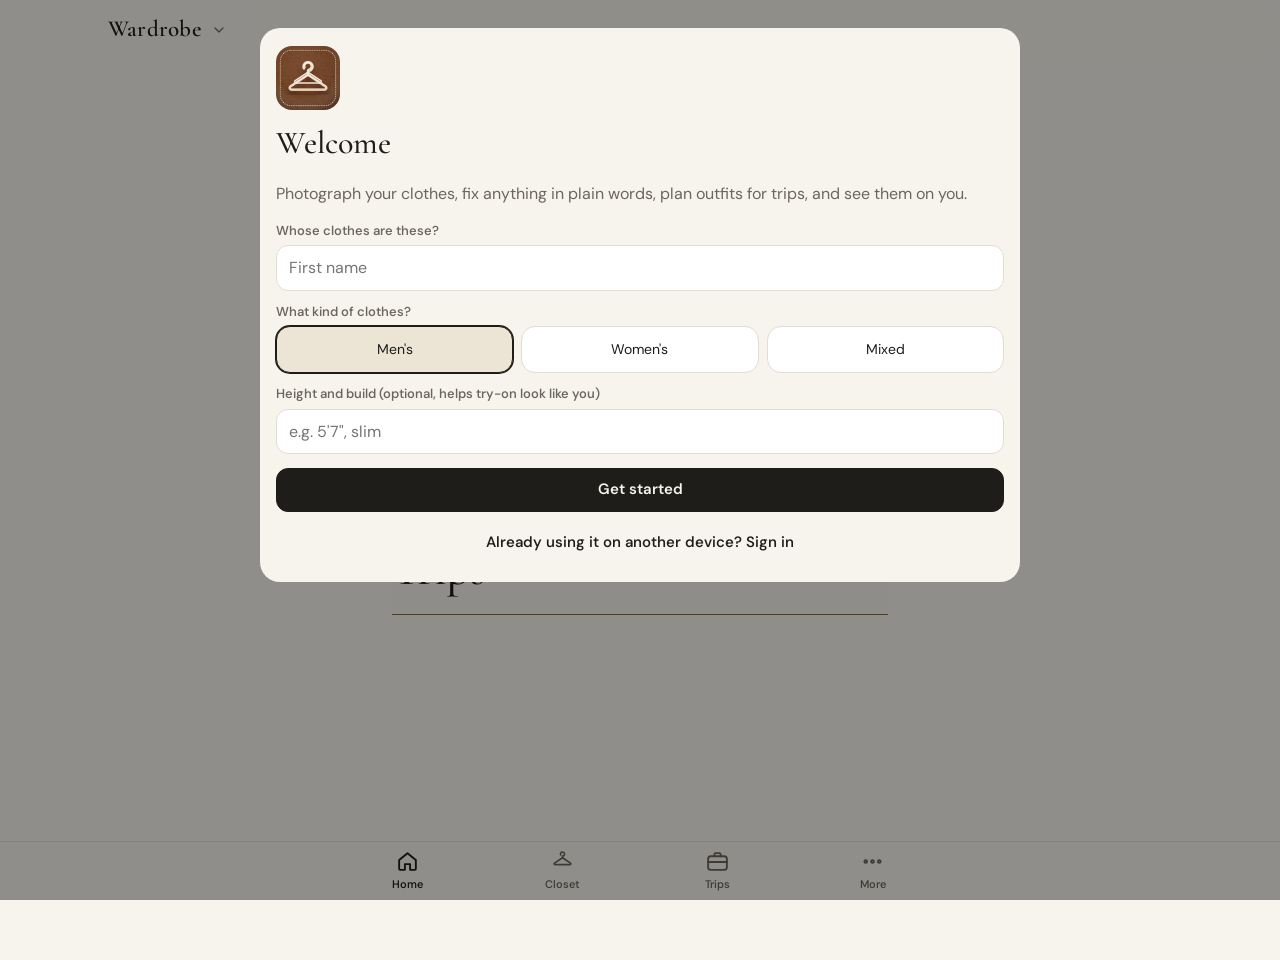
<file: beta/index.html>
<!doctype html>
<html lang="en">
<head>
<meta charset="utf-8">
<meta name="viewport" content="width=device-width, initial-scale=1, viewport-fit=cover">
<meta name="theme-color" content="#f7f4ee" media="(prefers-color-scheme: light)">
<meta name="theme-color" content="#121110" media="(prefers-color-scheme: dark)">
<meta name="apple-mobile-web-app-capable" content="yes">
<meta name="mobile-web-app-capable" content="yes">
<meta name="apple-mobile-web-app-status-bar-style" content="default">
<meta name="apple-mobile-web-app-title" content="Wardrobe">
<link rel="manifest" href="manifest.webmanifest">
<link rel="apple-touch-icon" href="../icon-180.png">
<link rel="icon" href="../icon-192.png">
<link rel="preconnect" href="https://fonts.googleapis.com">
<link rel="preconnect" href="https://fonts.gstatic.com" crossorigin>
<link href="https://fonts.googleapis.com/css2?family=Cormorant+Garamond:wght@500;600&family=DM+Sans:opsz,wght@9..40,400;9..40,500;9..40,600&display=swap" rel="stylesheet">
<title>Wardrobe</title>
<style>
:root{
  --bg:#f7f4ee; --surface:#ffffff; --surface-2:#eee9df; --text:#1f1d1a; --muted:#6b665e;
  --border:#e3ddd1; --accent:#1f1d1a; --accent-soft:#ece5d6; --accent-text:#f7f4ee; --gold:#86672d; --danger:#a3352b; --ok:#2f6b3a;
  --shadow:0 1px 2px rgba(30,25,15,.04),0 8px 26px rgba(30,25,15,.06); --tabh:58px;
  --serif:"Cormorant Garamond","Iowan Old Style",Georgia,serif;
}
@media (prefers-color-scheme: dark){
  :root:not([data-theme="light"]){
    --bg:#121110; --surface:#1e1c1a; --surface-2:#2a2724; --text:#e8e2d6; --muted:#9b9488;
    --border:#3a3631; --accent:#c9a96e; --accent-soft:#2b251b; --accent-text:#121110; --gold:#c9a96e; --danger:#e3806f; --ok:#8ac796; --shadow:none;
  }
}
:root[data-theme="dark"]{
  --bg:#121110; --surface:#1e1c1a; --surface-2:#2a2724; --text:#e8e2d6; --muted:#9b9488;
  --border:#3a3631; --accent:#c9a96e; --accent-soft:#2b251b; --accent-text:#121110; --gold:#c9a96e; --danger:#e3806f; --ok:#8ac796; --shadow:none;
}
*{box-sizing:border-box;-webkit-tap-highlight-color:transparent}
[hidden]{display:none!important}
html{-webkit-text-size-adjust:100%}
body{margin:0;background:var(--bg);color:var(--text);font:16px/1.45 "DM Sans",-apple-system,BlinkMacSystemFont,"SF Pro Text","Segoe UI",Helvetica,Arial,sans-serif;padding-bottom:calc(var(--tabh) + env(safe-area-inset-bottom) + 12px)}
body.locked{overflow:hidden}
.top{position:sticky;top:0;z-index:5;background:var(--bg);background:color-mix(in srgb,var(--bg) 86%,transparent);-webkit-backdrop-filter:saturate(1.6) blur(16px);backdrop-filter:saturate(1.6) blur(16px);padding-top:env(safe-area-inset-top)}
.top .in{max-width:1100px;margin:0 auto;padding:8px 16px;display:flex;align-items:center;gap:10px}
.who{display:flex;align-items:center;gap:9px;background:none;border:0;padding:4px 8px 4px 2px;border-radius:999px;font:inherit;color:var(--text);cursor:pointer;min-height:44px}
.avatar{width:36px;height:36px;border-radius:50%;background:var(--accent);color:var(--accent-text);display:grid;place-items:center;font-weight:650;overflow:hidden;flex:0 0 auto;font-size:15px}
.avatar img{width:100%;height:100%;object-fit:cover}
.who .nm{font-family:var(--serif);font-weight:600;font-size:23px;letter-spacing:.01em}
.who svg{width:16px;height:16px;color:var(--muted)}
.grow{flex:1}
.aiflag{font-size:12px;color:var(--muted);background:var(--surface-2);padding:4px 10px;border-radius:999px;border:0;font-family:inherit;cursor:pointer}
.aiflag.on{color:var(--accent);background:var(--accent-soft)}
.wrap{max-width:1100px;margin:0 auto;padding:0 16px}
main{padding-top:14px}
.tabbar{position:fixed;left:0;right:0;bottom:0;z-index:6;background:var(--bg);background:color-mix(in srgb,var(--bg) 88%,transparent);-webkit-backdrop-filter:saturate(1.6) blur(16px);backdrop-filter:saturate(1.6) blur(16px);border-top:1px solid var(--border);padding-bottom:env(safe-area-inset-bottom)}
.tabbar .in{max-width:620px;margin:0 auto;display:flex}
.tabbar button{flex:1;background:none;border:0;min-height:var(--tabh);display:flex;flex-direction:column;align-items:center;justify-content:center;gap:3px;font:inherit;font-size:11px;font-weight:550;color:var(--muted);cursor:pointer;padding:0}
.tabbar svg{width:25px;height:25px}
.tabbar button.on{color:var(--accent)}
.tabbar .plus{width:40px;height:30px;border-radius:15px;background:var(--accent);color:var(--accent-text);display:grid;place-items:center}
.tabbar .plus svg{width:20px;height:20px}
.ic{fill:none;stroke:currentColor;stroke-width:1.8;stroke-linecap:round;stroke-linejoin:round}
h2.page{font-family:var(--serif);font-size:34px;letter-spacing:.005em;margin:6px 0 12px;font-weight:500;line-height:1.1}
.pagehead{display:flex;align-items:center;gap:10px}
.pagehead h2{margin-right:auto}
button,.btn{font:inherit;font-size:15px;cursor:pointer;border-radius:12px;border:1px solid var(--border);background:var(--surface);color:var(--text);padding:10px 14px;min-height:44px;display:inline-flex;align-items:center;justify-content:center;gap:6px;text-align:center}
button.primary,.btn.primary{background:var(--accent);color:var(--accent-text);border-color:var(--accent);font-weight:600}
button.danger,.btn.danger{color:var(--danger);border-color:color-mix(in srgb,var(--danger) 45%,var(--border))}
button.small,.btn.small{padding:6px 11px;font-size:14px;min-height:36px;border-radius:10px}
button.link{border:0;background:none;color:var(--accent);padding:6px 4px;min-height:0;font-weight:550}
button.wide,.btn.wide{width:100%}
button:disabled{opacity:.5;cursor:default}
input,select,textarea{font:inherit;font-size:16px;color:var(--text);background:var(--surface);border:1px solid var(--border);border-radius:12px;padding:10px 12px;width:100%;min-height:44px}
input[type=checkbox],input[type=radio]{width:20px;height:20px;min-height:0;accent-color:var(--accent);flex:0 0 auto}
textarea{resize:vertical}
input:focus,select:focus,textarea:focus{outline:2px solid color-mix(in srgb,var(--accent) 50%,transparent);outline-offset:0;border-color:var(--accent)}
label{display:block;font-size:13px;color:var(--muted);margin:12px 0 5px;font-weight:550}
.panel{background:var(--surface);border:1px solid var(--border);border-radius:18px;padding:16px;box-shadow:var(--shadow);margin-bottom:14px}
.panel h3{font-size:17px;margin:0 0 4px;letter-spacing:-.01em}
.panel p{margin:0 0 10px}
.muted{color:var(--muted)} .sm{font-size:13px}
.row{display:flex;gap:8px;flex-wrap:wrap;align-items:center;margin-top:14px}
.row .right{margin-left:auto}
.form2{display:grid;grid-template-columns:1fr 1fr;gap:0 12px}
.form2 .full{grid-column:1/-1}
/* ask / fix box */
.ask{background:var(--surface);border:1px solid var(--border);border-radius:18px;padding:12px 12px 12px 16px;box-shadow:var(--shadow);margin-bottom:14px}
.ask .t{font-weight:650;font-size:15px;margin-bottom:6px}
.askrow{display:flex;gap:8px;align-items:flex-end}
.askrow textarea{border-radius:14px;min-height:46px;max-height:140px;resize:none;background:var(--bg)}
.send{width:46px;height:46px;min-height:46px;border-radius:50%;padding:0;background:var(--accent);border-color:var(--accent);color:var(--accent-text);flex:0 0 auto}
.send svg{width:22px;height:22px}
.preview .cand{display:flex;gap:10px;align-items:flex-start;padding:10px;border:1px solid var(--border);border-radius:14px;margin:8px 0 0;background:var(--bg);color:var(--text);font-size:14px;cursor:pointer}
.preview .cand img{width:48px;height:60px;object-fit:cover;border-radius:8px;flex:0 0 auto}
.preview .cand .body{flex:1;min-width:0}
.preview .diff{font-size:13px;margin-top:3px}
.fixmsg{font-size:14px;margin-top:10px}
del{color:var(--danger)} ins{color:var(--ok);text-decoration:none;font-weight:600}
.msg{font-size:14px;margin-top:8px}
.msg:empty{display:none}
.msg.err{color:var(--danger)} .msg.ok{color:var(--ok)}
/* closet */
.toolrow{display:flex;gap:8px;align-items:center;margin-bottom:12px}
.toolrow .search{flex:1}
.search{position:relative}
.search input{background:var(--surface);border-color:var(--border)}
.fixbtn{background:none;border-color:var(--border);border-radius:999px;font-weight:500;padding:10px 14px}
.iconbtn{width:44px;padding:0;border-radius:50%;flex:0 0 auto}
.fixbtn svg{width:18px;height:18px}
.list{background:var(--surface);border:1px solid var(--border);border-radius:16px;overflow:hidden}
.lrow{display:flex;align-items:center;gap:12px;width:100%;padding:13px 14px;background:none;border:0;border-radius:0;border-top:1px solid var(--border);color:var(--text);text-align:left;justify-content:flex-start;margin:0;font-size:16px;font-weight:400;cursor:pointer;min-height:52px}
.lrow:first-child{border-top:0}
.lrow .lic{width:30px;height:30px;border-radius:8px;background:var(--accent-soft);color:var(--accent);display:grid;place-items:center;flex:0 0 auto}
.lrow .lic svg{width:19px;height:19px}
.lrow .lt{flex:1}
.lrow .ls{color:var(--muted);font-size:14px}
.lrow .chev{width:16px;height:16px;color:var(--muted)}
.addface{display:grid;place-items:center;aspect-ratio:1;font-size:30px;color:var(--muted);cursor:pointer;margin:0;border:1.5px dashed var(--border);background:none}
.aiflag.warn{color:var(--danger);background:color-mix(in srgb,var(--danger) 12%,transparent)}
.avatar{position:relative}
.avatar.syncing::after{content:"";position:absolute;inset:-3px;border-radius:50%;border:2px solid var(--accent);border-top-color:transparent;animation:sp 1s linear infinite}
.search input{padding-left:38px;border-radius:999px}
.search svg{position:absolute;left:12px;top:13px;width:18px;height:18px;color:var(--muted)}
.chips{display:flex;gap:7px;overflow-x:auto;margin:0 -16px 12px;padding:2px 16px 4px;scrollbar-width:none}
.chips::-webkit-scrollbar{display:none}
.chip{border-radius:999px;padding:7px 15px;font-size:14px;min-height:36px;background:none;border:1px solid var(--border);color:var(--muted);white-space:nowrap;flex:0 0 auto}
.chip.on{background:var(--accent);color:var(--accent-text);border-color:var(--accent);font-weight:600}
.chip .n{display:none}
.cat h3{font-family:var(--serif);font-size:26px;margin:24px 0 12px;display:flex;align-items:baseline;gap:10px;font-weight:500}
.cat h3 span{font-family:"DM Sans",sans-serif;color:var(--muted);font-weight:400;font-size:13px}
.grid{display:grid;grid-template-columns:repeat(auto-fill,minmax(160px,1fr));min-width:0;gap:18px 12px}
.card{min-width:0;background:none;border:0;border-radius:0;overflow:visible;cursor:pointer;text-align:left;padding:0;display:flex;flex-direction:column;align-items:stretch;justify-content:flex-start;min-height:0;color:var(--text)}
.thumb{aspect-ratio:4/5;background:var(--surface);display:flex;align-items:center;justify-content:center;color:var(--muted);font-size:12px;overflow:hidden;border-radius:14px}
.card:active .thumb{opacity:.85}
.thumb img{width:100%;height:100%;object-fit:cover}
.card .meta{padding:9px 2px 4px}
.card .nm{font-weight:400;font-size:14px;line-height:1.3;white-space:nowrap;overflow:hidden;text-overflow:ellipsis}
.card .sub{color:var(--gold);font-size:11px;letter-spacing:.13em;text-transform:uppercase;margin-top:4px;white-space:nowrap;overflow:hidden;text-overflow:ellipsis}
.empty{color:var(--muted);padding:28px 0;text-align:center}
.steps{counter-reset:s;list-style:none;padding:0;margin:8px 0 0}
.steps li{display:flex;gap:12px;align-items:center;padding:10px 0;border-top:1px solid var(--border)}
.steps li:first-child{border-top:0}
.steps .n{width:28px;height:28px;border-radius:50%;background:var(--accent-soft);color:var(--accent);display:grid;place-items:center;font-weight:700;font-size:14px;flex:0 0 auto}
.steps li.done .n{background:var(--accent);color:var(--accent-text)}
.steps .tx{flex:1;font-size:15px}
.banner{display:flex;gap:10px;align-items:flex-start;background:var(--accent-soft);border-radius:14px;padding:12px 14px;margin-bottom:12px;font-size:14px}
.banner .x{margin-left:auto;min-height:0;padding:2px 8px;border:0;background:none;color:var(--muted)}
/* home */
.logo{fill:none;stroke:currentColor;stroke-width:2.2;stroke-linecap:round;stroke-linejoin:round}
body.home .top{display:none}
body.home main{padding-top:0}
body.home{background-image:repeating-linear-gradient(90deg,color-mix(in srgb,var(--gold) 8%,transparent) 0 1px,transparent 1px 14px)}
#tab-home{min-height:calc(100vh - var(--tabh) - 12px);min-height:calc(100dvh - var(--tabh) - 12px - env(safe-area-inset-bottom));display:flex;flex-direction:column;max-width:520px;margin:0 auto;padding:calc(env(safe-area-inset-top) + 36px) 12px 12px}
#tab-home[hidden]{display:none}
.brand{display:flex;flex-direction:column;align-items:center;gap:10px;background:none;border:0;min-height:0;padding:4px;margin:0 auto;color:var(--gold)}
.brand .logo{width:56px;height:56px}
.brand span{font-size:11px;letter-spacing:.34em;text-transform:uppercase;color:var(--muted)}
.menu{flex:1;display:flex;flex-direction:column;justify-content:center;padding:28px 0}
.menu .in{border-top:1px solid var(--gold);border-bottom:1px solid var(--gold);padding:4px 0;background:color-mix(in srgb,var(--bg) 92%,transparent)}
.mi{display:flex;align-items:baseline;gap:16px;width:100%;padding:18px 4px;border:0;border-bottom:1px solid var(--border);border-radius:0;background:none;color:var(--text);text-align:left;justify-content:flex-start;min-height:0;font-family:var(--serif);font-size:46px;font-weight:500;line-height:1}
.mi:last-child{border-bottom:0}
.mi i{font-size:17px;color:var(--gold);width:24px;flex:0 0 auto}
.mi .t{flex:1}
.mi .n{font-family:"DM Sans",sans-serif;font-size:13px;color:var(--muted)}
.mi.gold{color:var(--gold)}
.mi:active{opacity:.6}
.homefoot{display:flex;justify-content:space-between;align-items:flex-end;gap:12px;background:color-mix(in srgb,var(--bg) 92%,transparent)}
.nexttrip{background:none;border:0;padding:0;min-height:0;display:flex;flex-direction:column;align-items:flex-start;gap:3px;text-align:left;color:var(--text)}
.nexttrip .k{font-size:11px;letter-spacing:.2em;text-transform:uppercase;color:var(--gold)}
.nexttrip .v{font-family:var(--serif);font-size:22px}
.nexttrip .s{font-size:13px;color:var(--muted)}
.dots{width:44px;height:44px;min-height:44px;padding:0;border:0;background:none;color:var(--muted);margin-left:auto}
.dots svg{width:20px;height:20px}
#homeStart:empty{display:none}
#homeStart{margin-top:8px}
/* sheets */
.modal{position:fixed;inset:0;background:rgba(0,0,0,.42);display:none;align-items:flex-end;justify-content:center;z-index:20;padding-top:max(env(safe-area-inset-top),20px)}
.modal.open{display:flex}
.sheet{background:var(--bg);border-radius:22px 22px 0 0;max-width:760px;width:100%;max-height:100%;overflow-y:auto;-webkit-overflow-scrolling:touch;overscroll-behavior:contain;padding:0 16px calc(24px + env(safe-area-inset-bottom));animation:up .22s ease-out}
.sheet.wide{max-width:1120px}
@keyframes up{from{transform:translateY(40px)}to{transform:none}}
.shead{position:sticky;top:0;z-index:2;background:var(--bg);display:flex;align-items:flex-start;gap:10px;padding:14px 0 10px;margin-bottom:4px}
.shead h2{margin:0;font-family:var(--serif);font-size:26px;font-weight:600;line-height:1.15}
.shead .sub{font-size:13px;color:var(--muted)}
.shead .x{margin-left:auto;width:36px;height:36px;min-height:36px;border-radius:50%;padding:0;background:var(--surface-2);border:0;color:var(--muted);font-size:18px;flex:0 0 auto}
.grabber{width:40px;height:5px;border-radius:3px;background:var(--border);margin:8px auto 0}
@media (min-width:760px){
  .modal{align-items:flex-start;padding:28px 16px;overflow:auto}
  .sheet{border-radius:20px;max-height:none;overflow:visible;padding-bottom:22px}
  .grabber{display:none}
}
.photos{display:flex;gap:8px;overflow-x:auto;padding:4px 0;scroll-snap-type:x mandatory}
.photos .ph{position:relative;flex:0 0 auto;scroll-snap-align:start}
.photos img{height:260px;border-radius:14px;display:block}
.photos .ph button{position:absolute;top:8px;right:8px;background:rgba(0,0,0,.55);color:#fff;border:0;width:32px;height:32px;min-height:32px;border-radius:50%;padding:0}
.hist{font-size:13px;margin:0;padding:0;list-style:none}
.hist li{padding:8px 0;border-top:1px solid var(--border);display:flex;gap:8px;align-items:baseline}
.hist .when{color:var(--muted);white-space:nowrap}
.hist .what{flex:1}
details{margin-top:12px}
details summary{cursor:pointer;color:var(--muted);font-size:14px;padding:6px 0}
.toast{position:fixed;bottom:calc(var(--tabh) + env(safe-area-inset-bottom) + 14px);left:50%;transform:translateX(-50%);background:var(--text);color:var(--bg);padding:11px 18px;border-radius:14px;font-size:14px;z-index:30;display:none;max-width:90vw;box-shadow:var(--shadow)}
.spin{display:inline-block;width:15px;height:15px;border:2px solid currentColor;border-top-color:transparent;border-radius:50%;animation:sp 1s linear infinite;vertical-align:-2px;margin-right:6px;flex:0 0 auto}
@keyframes sp{to{transform:rotate(360deg)}}
/* faces */
.faces{display:grid;grid-template-columns:repeat(auto-fill,minmax(110px,1fr));gap:10px;margin-top:12px}
.face{position:relative;border-radius:14px;overflow:hidden;background:var(--surface-2)}
.face img{width:100%;aspect-ratio:1;object-fit:cover;display:block}
.face button{position:absolute;top:6px;right:6px;background:rgba(0,0,0,.55);color:#fff;border:0;width:28px;height:28px;min-height:28px;border-radius:50%;padding:0;font-size:13px}
/* wardrobes list */
.plist{display:flex;flex-direction:column;gap:8px;margin-top:8px}
.prow{display:flex;align-items:center;gap:12px;padding:10px 12px;border:1px solid var(--border);border-radius:14px;background:var(--bg);cursor:pointer;text-align:left;width:100%;justify-content:flex-start;color:var(--text)}
.prow.on{border-color:var(--accent);box-shadow:0 0 0 1px var(--accent)}
.prow .nm{font-weight:600}
.prow .tick{margin-left:auto;color:var(--accent);font-weight:700}
.choices{display:grid;grid-template-columns:repeat(3,1fr);gap:8px}
.choice{flex-direction:column;font-size:14px;padding:12px 8px;border-radius:14px}
.choice.on{border-color:var(--accent);box-shadow:0 0 0 1px var(--accent);background:var(--accent-soft)}
.welcome .wicon{width:64px;height:64px;border-radius:18px;background:var(--accent);color:var(--accent-text);display:grid;place-items:center;margin:18px 0 10px}
.welcome .wicon svg{width:36px;height:36px}
.welcome h2{font-family:var(--serif);font-size:32px;font-weight:500;margin:0 0 6px}
/* add from photos */
.addhero{text-align:center;padding:26px 16px}
.addhero .big{font-size:17px;padding:14px 22px;border-radius:16px;min-height:54px}
.toggle{display:flex;gap:10px;align-items:center;justify-content:center;font-size:14px;color:var(--text);font-weight:400;margin:14px 0 0}
.draft{background:var(--surface);border:1px solid var(--border);border-radius:16px;padding:12px;margin-bottom:10px}
.draft .pics{display:flex;gap:6px;overflow-x:auto;margin-bottom:4px}
.draft .pics img{height:110px;border-radius:10px}
.draft .form2 label{margin-top:8px}
/* outfits */
.grouph{font-size:18px;margin:18px 0 10px;letter-spacing:-.01em}
.olist{display:grid;grid-template-columns:repeat(auto-fill,minmax(240px,1fr));gap:12px}
.ocard{background:var(--surface);border:1px solid var(--border);border-radius:16px;overflow:hidden;cursor:pointer;text-align:left;padding:0;display:flex;flex-direction:column;align-items:stretch;justify-content:flex-start;color:var(--text)}
.ocard .hero{aspect-ratio:3/2;background:var(--surface-2);display:flex;align-items:center;justify-content:center;overflow:hidden;color:var(--muted);font-size:13px;width:100%}
.ocard .hero img{width:100%;height:100%;object-fit:cover}
.ocard .strip{display:flex;gap:4px;padding:8px 10px 0;flex-wrap:wrap}
.ocard .strip img{width:34px;height:42px;object-fit:cover;border-radius:5px}
.ocard .meta{padding:8px 12px 12px}
.ocard .nm{font-weight:600}
.olayout{display:grid;grid-template-columns:minmax(0,2.2fr) minmax(220px,1fr);gap:16px}
.render{background:var(--surface-2);border-radius:16px;aspect-ratio:3/2;display:flex;align-items:center;justify-content:center;overflow:hidden;color:var(--muted);text-align:center}
.render img{width:100%;height:100%;object-fit:contain;background:#000}
.render .ph{padding:20px;font-size:14px}
.olabels{display:flex;justify-content:space-around;font-size:12px;color:var(--muted);margin-top:4px}
.prev{display:flex;gap:6px;overflow-x:auto;margin-top:8px}
.prev img{height:64px;border-radius:8px;cursor:pointer;border:2px solid transparent}
.prev img.on{border-color:var(--accent)}
.pieces h3{font-size:15px;margin:0 0 8px}
.piece{display:flex;gap:10px;align-items:flex-start;padding:8px 0;border-top:1px solid var(--border);cursor:pointer}
.piece img{width:60px;height:75px;object-fit:cover;border-radius:8px;flex:0 0 auto}
.piece .nm{font-size:14px;font-weight:600}
.piece .sub{font-size:12px;color:var(--muted)}
.picker{display:grid;grid-template-columns:repeat(auto-fill,minmax(100px,1fr));gap:8px;max-height:46vh;overflow:auto;margin-top:8px;padding:2px}
.pick{position:relative;border:2px solid var(--border);border-radius:12px;overflow:hidden;cursor:pointer;background:var(--surface);font-size:11px;padding:0;text-align:left;color:var(--text);display:block;min-height:0}
.pick.on{border-color:var(--accent);box-shadow:0 0 0 2px var(--accent)}
.pick img{width:100%;aspect-ratio:4/5;object-fit:cover;display:block}
.pick .t{padding:4px 6px;white-space:nowrap;overflow:hidden;text-overflow:ellipsis}
.packing{display:flex;gap:6px;flex-wrap:wrap;margin-top:8px}
.packing img{width:52px;height:65px;object-fit:cover;border-radius:8px;cursor:pointer}
.gaps{margin:6px 0 0;padding-left:18px;font-size:14px}
.tcard{display:flex;gap:12px;align-items:center;width:100%;text-align:left;justify-content:flex-start;padding:12px;border-radius:16px;margin-bottom:10px;color:var(--text)}
.tcard .ico{width:44px;height:44px;border-radius:12px;background:var(--accent-soft);color:var(--accent);display:grid;place-items:center;flex:0 0 auto}
.tcard .ico.trip-photo{width:64px;height:64px;overflow:hidden}
.tcard .trip-photo img{width:100%;height:100%;object-fit:cover}
.tcard .ico svg{width:24px;height:24px}
.tcard .nm{font-weight:650}
@media (max-width:760px){.olayout{grid-template-columns:1fr}}
@media (max-width:560px){
  .form2{grid-template-columns:1fr}
  .grid{grid-template-columns:repeat(2,minmax(0,1fr));gap:18px 12px}
  .olist{grid-template-columns:1fr}
  .photos img{height:220px}
  h2.page{font-size:31px}
}
.welcome .wicon{background:#6b4026 url(../icon-180.png) center/cover;color:#f3e9d6;border-radius:16px}
</style>
</head>
<body>
<header class="top"><div class="in">
  <button class="who" id="whoBtn" aria-label="Switch wardrobe"><span class="nm" id="whoName">Wardrobe</span><svg viewBox="0 0 24 24" class="ic"><path d="m6 9 6 6 6-6"/></svg></button>
  <span class="grow"></span>
  <button class="aiflag warn" id="syncFlag" hidden></button>
</div></header>

<main class="wrap">
  <div id="notice"></div>
  <section id="tab-home">
    <div id="banner"></div>
    <button class="brand" id="brandBtn" aria-label="Switch wardrobe"><svg viewBox="0 0 64 64" class="logo" aria-hidden="true"><path d="M27.3 15.2 A5.2 5.2 0 1 1 32 18.2 V22.5"/><path d="M32 22.5 L11.5 36.2 C9.6 37.5 10.4 40 12.6 40 H51.4 C53.6 40 54.4 37.5 52.5 36.2 Z"/></svg><span id="brandName">Wardrobe</span></button>
    <nav class="menu" aria-label="Main"><div class="in">
      <button class="mi" data-home="closet"><span class="t">Closet</span></button>
      <button class="mi" data-home="trips"><span class="t">Trips</span><span class="n" id="hn-trips"></span></button>
    </div></nav>
    <div id="homeStart"><div id="start"></div></div>
    <div class="homefoot"><div id="nextTrip"></div></div>
  </section>

  <section id="tab-closet" hidden>
    <div class="toolrow">
      <div class="search"><svg viewBox="0 0 24 24" class="ic"><circle cx="11" cy="11" r="7"/><path d="m20 20-3.5-3.5"/></svg><input type="search" id="q" placeholder="Search"></div>
      <button class="fixbtn iconbtn" data-go="add" aria-label="Add clothes"><svg viewBox="0 0 24 24" class="ic" style="width:20px;height:20px"><path d="M12 5v14M5 12h14"/></svg></button>
      <button class="fixbtn" id="openFix"><svg viewBox="0 0 24 24" class="ic"><path d="M4 20h4L19 9l-4-4L4 16z"/><path d="m13.5 6.5 4 4"/></svg>Chat</button>
    </div>
    <div class="row"><button class="small" id="categoriesBtn">Manage categories</button><label class="toggle" style="margin:0"><input type="checkbox" id="showArchived"> Show archived</label></div><div class="chips" id="chips"></div>
    <div id="cats"></div>
  </section>

  <section id="tab-outfits" hidden></section>

  <section id="tab-add" hidden>
    <button class="link" data-go="closet">← Back to Closet</button><h2 class="page">Add clothes</h2>
    <div class="panel addhero">
      <p id="addIntro"></p>
      <label class="btn primary big" style="margin:6px 0 0;display:inline-flex">
        <svg viewBox="0 0 24 24" class="ic" style="width:22px;height:22px"><path d="M4 8h3l2-3h6l2 3h3v11H4z"/><circle cx="12" cy="13" r="3.5"/></svg>
        Take or choose photos<input type="file" id="addPhotos" accept="image/*" multiple hidden></label>
      <label class="toggle"><input type="checkbox" id="groupToggle" checked> Photos of the same piece (front, back, label) go together</label>
    </div>
    <div id="addStatus" class="msg"></div>
    <div id="addReview"></div>
    <div class="row" style="justify-content:center"><button class="link" id="addManualBtn">Add one item by typing it in</button></div>
  </section>

  <section id="tab-trips" hidden>
    <h2 class="page">Trips</h2>
    <div class="panel">
      <h3>Plan outfits for a trip</h3>
      <p class="muted sm">Say where you're going and what you'll do. You'll get an outfit for each day from your own clothes, a packing list, and anything worth buying.</p>
      <label for="tp_where">Where and when</label><textarea id="tp_where" rows="2" placeholder="Paris Jan 8–12, then Lisbon Jan 13–15"></textarea>
      <label for="tp_plans">What you'll be doing</label><textarea id="tp_plans" rows="2" placeholder="Museums and lots of walking, two nice dinners"></textarea>
      <div class="form2">
        <div><label for="tp_per">Outfits</label><select id="tp_per"><option value="one">One per day</option><option value="two">Day and evening</option></select></div>
        <div><label for="tp_style">Anything else (optional)</label><input id="tp_style" placeholder="Carry-on only, no shorts"></div>
      </div>
      <div class="row"><button class="primary wide" id="planBtn">Plan my outfits</button></div>
      <div id="planMsg" class="msg"></div>
      <div id="pasteBox" hidden>
        <div class="row"><button class="primary" id="pastePlanBtn">Paste plan</button></div>
        <label for="tp_paste">Or paste ChatGPT's reply here</label><textarea id="tp_paste" rows="3" placeholder="{ &quot;name&quot;: …"></textarea>
        <div class="row"><button class="small" id="usePasteBtn">Use this plan</button></div>
      </div>
    </div>
    <div id="tripList"></div>

  </section>

  <section id="tab-more" hidden></section>
</main>

<nav class="tabbar"><div class="in">
  <button data-tab="home" class="on"><svg viewBox="0 0 24 24" class="ic"><path d="M4 10.5 12 4l8 6.5V19a1 1 0 0 1-1 1h-4.5v-5.5h-5V20H5a1 1 0 0 1-1-1z"/></svg>Home</button>
  <button data-tab="closet"><svg viewBox="0 0 64 64" class="ic" style="stroke-width:4.2"><path d="M27.3 15.2 A5.2 5.2 0 1 1 32 18.2 V22.5"/><path d="M32 22.5 L11.5 36.2 C9.6 37.5 10.4 40 12.6 40 H51.4 C53.6 40 54.4 37.5 52.5 36.2 Z"/></svg>Closet</button>
  <button data-tab="trips"><svg viewBox="0 0 24 24" class="ic"><rect x="3" y="7" width="18" height="13" rx="2.5"/><path d="M9 7V5.2c0-.7.5-1.2 1.2-1.2h3.6c.7 0 1.2.5 1.2 1.2V7M3 12.5h18"/></svg>Trips</button>
  <button data-tab="more"><svg viewBox="0 0 24 24" class="ic"><circle cx="5.5" cy="12" r="1.3"/><circle cx="12" cy="12" r="1.3"/><circle cx="18.5" cy="12" r="1.3"/></svg>More</button>
</div></nav>

<div class="modal" id="modal"><div class="sheet" id="sheet"></div></div>
<div class="toast" id="toast"></div>

<script>
"use strict";
/* ================= helpers ================= */
const $=s=>document.querySelector(s);
const esc=s=>String(s??"").replace(/[&<>"']/g,c=>({"&":"&amp;","<":"&lt;",">":"&gt;",'"':"&quot;","'":"&#39;"}[c]));
const now=()=>new Date().toISOString();
const fmtDate=s=>new Date(s).toLocaleString(undefined,{month:"short",day:"numeric",year:"numeric",hour:"numeric",minute:"2-digit"});
function toast(m){const t=$("#toast");t.textContent=m;t.style.display="block";clearTimeout(t._h);t._h=setTimeout(()=>t.style.display="none",2800)}
const LS={get(k,d){try{const v=localStorage.getItem("beta:"+k);return v==null?d:JSON.parse(v)}catch(e){return d}},set(k,v){try{localStorage.setItem("beta:"+k,JSON.stringify(v));return true}catch(e){return false}}};
const rid=()=>Date.now().toString(36)+Math.random().toString(36).slice(2,7);
const ICON={
  logo:`<svg viewBox="0 0 64 64" class="logo" style="width:40px;height:40px" aria-hidden="true"><path d="M27.3 15.2 A5.2 5.2 0 1 1 32 18.2 V22.5"/><path d="M32 22.5 L11.5 36.2 C9.6 37.5 10.4 40 12.6 40 H51.4 C53.6 40 54.4 37.5 52.5 36.2 Z"/></svg>`,
  trip:`<svg viewBox="0 0 24 24" class="ic"><rect x="3" y="7" width="18" height="13" rx="2.5"/><path d="M9 7V5.2c0-.7.5-1.2 1.2-1.2h3.6c.7 0 1.2.5 1.2 1.2V7M3 12.5h18"/></svg>`,
  hanger:`<svg viewBox="0 0 64 64" class="ic" style="stroke-width:4.2"><path d="M27.3 15.2 A5.2 5.2 0 1 1 32 18.2 V22.5"/><path d="M32 22.5 L11.5 36.2 C9.6 37.5 10.4 40 12.6 40 H51.4 C53.6 40 54.4 37.5 52.5 36.2 Z"/></svg>`
};

/* ================= categories ================= */
const TEMPLATES={
  mens:{label:"Men's",person:"man",cats:[["Blazers","BL"],["Outerwear","OW"],["Pants:Shorts","PS"],["Polos","PO"],["Shirts","SH"],["Shoes","SO"],["Suits","SU"],["Sweaters","SW"],["Tshirts","TS"],["Misc","MI"]]},
  womens:{label:"Women's",person:"woman",cats:[["Tops","TP"],["Blouses & Shirts","BS"],["Sweaters","SW"],["Dresses","DR"],["Skirts","SK"],["Pants & Shorts","PS"],["Jackets & Blazers","JK"],["Outerwear","OW"],["Activewear","AC"],["Shoes","SO"],["Bags","BG"],["Accessories","AX"]]},
  all:{label:"Mixed",person:"person",cats:[["Tops","TP"],["Shirts","SH"],["Sweaters","SW"],["Dresses","DR"],["Skirts","SK"],["Pants & Shorts","PS"],["Suits","SU"],["Jackets & Blazers","JK"],["Outerwear","OW"],["Activewear","AC"],["Shoes","SO"],["Bags","BG"],["Accessories","AX"]]}
};
// words that point to a category, most specific first
const CAT_WORDS=[
  ["Tshirts",["t-shirt","tshirt","tee","t shirt"]],
  ["Polos",["polo","henley"]],
  ["Dresses",["dress","gown","jumpsuit","romper"]],
  ["Skirts",["skirt"]],
  ["Suits",["suit","tuxedo"]],
  ["Activewear",["ski","legging","sports bra","athletic","gym","base layer","activewear","swimsuit","bikini","swim trunk"]],
  ["Bags",["bag","purse","tote","clutch","backpack","handbag","crossbody"]],
  ["Accessories",["scarf","scarves","glove","mitten","belt","hat","beanie","cap","necktie","tie","jewelry","jewellery","necklace","earring","bracelet","sunglasses","pocket square","accessor"]],
  ["Blazers",["blazer","sport coat","sportcoat","sports coat"]],
  ["Sweaters",["sweater","knit","cardigan","pullover","jumper","quarter-zip","quarter zip","hoodie","sweatshirt","fleece"]],
  ["Shoes",["shoe","loafer","boot","sneaker","trainer","oxford","derby","brogue","sandal","moccasin","heels","pump","mule","espadrille","slipper"]],
  ["Pants:Shorts",["pant","trouser","short","jean","chino","slacks"]],
  ["Outerwear",["coat","overcoat","parka","raincoat","trench","peacoat","outerwear","vest","gilet","anorak","puffer"]],
  ["Blazers",["jacket"]],
  ["Blouses & Shirts",["blouse"]],
  ["Shirts",["shirt","button-down"]],
  ["Tops",["top","tank","cami","bodysuit"]]
];
const CAT_ALIAS={Tshirts:["Tops","Shirts"],Polos:["Tops","Shirts"],Blazers:["Jackets & Blazers","Suits","Outerwear"],Suits:["Jackets & Blazers","Blazers"],
  "Pants:Shorts":["Pants & Shorts"],"Pants & Shorts":["Pants:Shorts"],"Blouses & Shirts":["Shirts","Tops"],Shirts:["Blouses & Shirts","Tops"],Tops:["Tshirts","Blouses & Shirts","Shirts"],
  Accessories:["Misc"],Misc:["Accessories"],Bags:["Accessories","Misc"],Activewear:["Misc","Accessories"],Skirts:["Pants & Shorts"],Outerwear:["Jackets & Blazers"],"Jackets & Blazers":["Blazers","Outerwear"]};
const SINGULAR={Blazers:"Jacket",Outerwear:"Coat",Suits:"Suit",Sweaters:"Sweater",Shirts:"Shirt",Polos:"Polo",Tshirts:"T-shirt","Pants:Shorts":"Trousers","Pants & Shorts":"Trousers",Shoes:"Shoes",Misc:"Accessory",Tops:"Top","Blouses & Shirts":"Blouse",Dresses:"Dress",Skirts:"Skirt","Jackets & Blazers":"Jacket",Activewear:"Activewear",Bags:"Bag",Accessories:"Accessory"};
const catLabel=c=>c==="Pants:Shorts"?"Pants & Shorts":c==="Tshirts"?"T-shirts":c;
function catNames(){const base=(profile&&profile.cats||[]).map(c=>c.name);for(const it of items) if(it.category&&!base.includes(it.category)) base.push(it.category);return base}
function makePrefix(name){
  const used=new Set((profile&&profile.cats||[]).map(c=>c.prefix)); const L=name.toUpperCase().replace(/[^A-Z]/g,"");
  const w=name.toUpperCase().replace(/[^A-Z ]/g," ").trim().split(/\s+/);
  const tries=[w.length>1?w[0][0]+w[1][0]:"",L.slice(0,2),...[...L.slice(1)].map(c=>L[0]+c)].filter(x=>x.length===2);
  for(const t of tries) if(!used.has(t)) return t;
  let i=1; while(used.has("X"+i)) i++; return "X"+i;
}
function prefixOf(cat){const c=(profile&&profile.cats||[]).find(x=>x.name===cat);return c?c.prefix:makePrefix(cat)}
function resolveCat(c){const cs=catNames();if(cs.includes(c))return c;for(const a of CAT_ALIAS[c]||[]) if(cs.includes(a)) return a;return null}
function guessCategory(text){
  const t=" "+String(text||"").toLowerCase()+" ", cs=catNames(), tt=t.trim();
  const ex=cs.find(c=>c.toLowerCase()===tt||catLabel(c).toLowerCase()===tt); if(ex) return ex;
  for(const [c,words] of CAT_WORDS) for(const w of words) if(new RegExp("\\b"+w.replace(/[-\s]/g,"[-\\s]?")).test(t)){const r=resolveCat(c);if(r)return r}
  return null;
}
function layerRank(cat){const c=String(cat).toLowerCase();return /outer|coat/.test(c)?0:/suit/.test(c)?1:/blazer|jacket/.test(c)?2:/sweater|knit/.test(c)?3:/dress/.test(c)?4:/shirt|blouse|polo|top|tee/.test(c)?5:/pant|short|skirt|trouser/.test(c)?6:/shoe/.test(c)?7:8}
function layerName(it){return /pants/i.test(it.category)&&/short/i.test(it.name)?"Shorts":SINGULAR[it.category]||it.category}

/* ================= storage ================= */
let db=null, dbName=null, profile=null;
let items=[], faces=[], log=[], outfits=[], trips=[];
function openDB(name){
  return new Promise((res,rej)=>{
    const r=indexedDB.open(name,3);
    r.onupgradeneeded=()=>{
      const d=r.result, has=n=>d.objectStoreNames.contains(n);
      if(!has("items")) d.createObjectStore("items",{keyPath:"id"});
      if(!has("faces")) d.createObjectStore("faces",{keyPath:"id"});
      if(!has("log")) d.createObjectStore("log",{keyPath:"seq",autoIncrement:true});
      if(!has("outfits")) d.createObjectStore("outfits",{keyPath:"id"});
      if(!has("meta")) d.createObjectStore("meta",{keyPath:"id"});
      if(!has("trips")) d.createObjectStore("trips",{keyPath:"id"});
    };
    r.onblocked=()=>{const n=$("#notice");if(n)n.innerHTML=`<div class="panel"><h3>Almost there</h3><p>An older copy of the wardrobe app is still open in another tab or window. Close it, and this page will open your closet by itself. Your clothes are safe.</p></div>`};
    r.onsuccess=()=>{const n=$("#notice");if(n)n.innerHTML="";const d=r.result;d.onversionchange=()=>d.close();res(d)}; r.onerror=()=>rej(r.error);
  });
}
function tx(store,mode,fn){
  return new Promise((res,rej)=>{
    const t=db.transaction(store,mode); const s=t.objectStore(store); let out;
    Promise.resolve(fn(s)).then(v=>out=v);
    t.oncomplete=()=>{res(out);if(mode==="readwrite")scheduleSync()}; t.onerror=()=>rej(t.error); t.onabort=()=>rej(t.error||new Error("Saving failed (storage full?)"));
  });
}
const reqP=r=>new Promise((res,rej)=>{r.onsuccess=()=>res(r.result);r.onerror=()=>rej(r.error)});
const getAll=(store,d=db)=>reqP(d.transaction(store).objectStore(store).getAll());
const putItem=it=>tx("items","readwrite",s=>s.put(it));
const delItem=id=>tx("items","readwrite",s=>s.delete(id));
const addLog=e=>tx("log","readwrite",s=>s.add(e));
const putOutfit=o=>tx("outfits","readwrite",s=>s.put(o));
const putTrip=t=>tx("trips","readwrite",s=>s.put(t));
const putMeta=()=>{profile.updatedAt=now();return tx("meta","readwrite",s=>s.put(profile))};
const tomb=(kind,id)=>tx("meta","readwrite",s=>s.put({id:"del:"+kind+":"+id,kind,key:String(id),at:now()}));
async function logEntry(e){await addLog(e);log.push(e)}
async function loadAll(){items=await getAll("items");faces=await getAll("faces");log=await getAll("log");outfits=await getAll("outfits");trips=await getAll("trips")}

/* ================= wardrobes (one database each) ================= */
let profiles=[];
async function knownDBs(){
  let names=LS.get("wardrobe-dbs",[]);
  try{if(indexedDB.databases){const l=await indexedDB.databases();names=[...new Set([...names,...l.map(d=>d.name).filter(n=>n==="wardrobe-beta-legacy"||/^wardrobe-beta-p-/.test(n))])]}}catch(e){}
  return names;
}
function rememberDB(n){const l=LS.get("wardrobe-dbs",[]);if(!l.includes(n)){l.push(n);LS.set("wardrobe-dbs",l)}}
function forgetDB(n){LS.set("wardrobe-dbs",LS.get("wardrobe-dbs",[]).filter(x=>x!==n))}
async function loadProfiles(){
  const out=[];
  for(const n of await knownDBs()){
    if(n===dbName){out.push({db:n,name:profile?profile.name:"Wardrobe",count:items.length});continue}
    try{const d=await openDB(n);const m=await reqP(d.transaction("meta").objectStore("meta").get("profile"));const c=await reqP(d.transaction("items").objectStore("items").count());d.close();
      if(!m&&!c){continue} out.push({db:n,name:m?m.name:(n==="wardrobe-beta-legacy"?"Henry":"Wardrobe"),count:c})}catch(e){}
  }
  profiles=out.sort((a,b)=>a.name.localeCompare(b.name)); return profiles;
}
function newProfile(name,style,build){
  const t=TEMPLATES[style]||TEMPLATES.all;
  return {id:"profile",name,style,person:t.person,build:build||"",cats:t.cats.map(([n,p])=>({name:n,prefix:p})),createdAt:now()};
}
async function switchTo(name){
  if(db){db.close();db=null}
  db=await openDB(name); dbName=name; LS.set("wardrobe-current",name); rememberDB(name);
  await loadAll();
  profile=await reqP(db.transaction("meta").objectStore("meta").get("profile"))||null;
  if(!profile){
    if(!(items.length||faces.length||outfits.length)) return showWelcome({reuse:true});
    // an older single-wardrobe copy: adopt it
    const legacy=LS.get("wardrobe-tryon",{});
    profile=newProfile(name==="wardrobe-beta-legacy"?"Henry":"My wardrobe","mens",legacy.build||(name==="wardrobe-beta-legacy"?"6'1\" (185 cm), 170 lb (77 kg), average-to-slender frame, natural posture. Not a model physique.":""));
    for(const it of items) if(it.category&&!profile.cats.some(c=>c.name===it.category)) profile.cats.push({name:it.category,prefix:makePrefix(it.category)});
    await putMeta();
  }
  activeCat="All"; query=""; $("#q").value="";
  renderAll(); makeThumbs(); scheduleSync(1500);
}
async function start(){
  const legacy=LS.get("wardrobe-tryon",null);
  if(legacy&&!LS.get("wardrobe-ai",null)) LS.set("wardrobe-ai",{key:legacy.key||"",imageModel:legacy.model||"gpt-image-1",quality:legacy.quality||"high"});
  const names=await knownDBs();
  if(!names.length) return showWelcome({first:true});
  let cur=LS.get("wardrobe-current",null);
  if(!names.includes(cur)) cur=names.includes("wardrobe-beta-legacy")?"wardrobe-beta-legacy":names[0];
  await switchTo(cur);
  if(session) syncNow();
  try{if(navigator.storage&&navigator.storage.persist) navigator.storage.persist()}catch(e){}
}

/* ================= smart features (OpenAI) ================= */
const AI_DEFAULTS={key:"",gkey:"",gModel:"",textModel:"gpt-4.1-mini",imageModel:"gpt-image-1",quality:"high"};
const ai=()=>({...AI_DEFAULTS,...LS.get("wardrobe-ai",{})});
const hasAI=()=>false; // Subscription handoff only; model API calls disabled.
const hasOpenAI=()=>false; // Try-on is handed off to ChatGPT.
function friendlyAIError(status,msg){
  if(status===401) return "OpenAI didn't accept your key. Check it under More → Smart features.";
  if(status===429) return /quota|billing|credit/i.test(msg)?"Your OpenAI account is out of credit. Add some at platform.openai.com → Billing.":"OpenAI is busy right now. Wait a moment and try again.";
  return msg;
}
async function geminiModels(){ // ask Google which Flash models this key can use, newest stable first
  const s=ai();
  try{
    const res=await fetch("https://generativelanguage.googleapis.com/v1beta/models?pageSize=1000",{headers:{"x-goog-api-key":s.gkey}});
    const j=await res.json().catch(()=>({}));
    if(!res.ok){const msg=(j.error&&j.error.message)||"";if(/API key|API_KEY/i.test(msg)||res.status===403)throw new Error("Google didn't accept your Gemini key. Check it under More → Smart features.");return []}
    const ver=n=>parseFloat((n.match(/gemini-(\d+(?:\.\d+)?)/)||[])[1]||0);
    return (j.models||[]).filter(m=>(m.supportedGenerationMethods||[]).includes("generateContent")).map(m=>m.name.replace(/^models\//,""))
      .filter(n=>/^gemini-.*flash/.test(n)&&!/lite|image|tts|audio|live|embed|vision|thinking/.test(n))
      .sort((a,b)=>(/preview|exp/.test(a)-/preview|exp/.test(b))||ver(b)-ver(a)||(/latest/.test(b)-/latest/.test(a)));
  }catch(e){if(/didn't accept/.test(e.message))throw e;return []}
}
async function geminiChat(messages,maxTokens){ // Google's free tier; same JSON contract as aiChat
  const s=ai(), sys=messages.filter(m=>m.role==="system").map(m=>m.content).join("\n\n");
  const part=c=>c.type==="image_url"?(([,mime,data])=>({inline_data:{mime_type:mime,data}}))(c.image_url.url.match(/^data:([^;]+);base64,(.*)$/)||[]):{text:c.text};
  const contents=messages.filter(m=>m.role!=="system").map(m=>({role:m.role==="assistant"?"model":"user",parts:typeof m.content==="string"?[{text:m.content}]:m.content.map(part)}));
  let lastErr=null, list=[...new Set([s.gModel,"gemini-flash-latest"].filter(Boolean))], listed=false;
  for(let i=0;i<list.length;i++){
    const model=list[i];
    const body={contents,generationConfig:{responseMimeType:"application/json",maxOutputTokens:/2\.5-flash/.test(model)?maxTokens:maxTokens+8000}};
    if(sys) body.systemInstruction={parts:[{text:sys}]};
    if(/2\.5-flash/.test(model)) body.generationConfig.thinkingConfig={thinkingBudget:0};
    let res;
    try{res=await fetch(`https://generativelanguage.googleapis.com/v1beta/models/${model}:generateContent`,{method:"POST",headers:{"Content-Type":"application/json","x-goog-api-key":s.gkey},body:JSON.stringify(body)})}
    catch(e){throw new Error("Couldn't reach Google. Check your internet connection and try again.")}
    const j=await res.json().catch(()=>({}));
    if(res.ok){
      const txt=((j.candidates&&j.candidates[0]&&j.candidates[0].content&&j.candidates[0].content.parts)||[]).map(p=>p.text||"").join("");
      try{const v=JSON.parse(txt.slice(txt.indexOf("{"),txt.lastIndexOf("}")+1)); if(model!==s.gModel) LS.set("wardrobe-ai",{...LS.get("wardrobe-ai",{}),gModel:model}); return v}
      catch(e){lastErr=new Error("Gemini's answer was cut off or unreadable. Try again.");continue}
    }
    const msg=(j.error&&j.error.message)||`Gemini error ${res.status}`;
    if(res.status===404||/no longer available|not found|not supported/i.test(msg)){
      lastErr=new Error(msg);
      if(!listed){listed=true;for(const m of await geminiModels()) if(!list.includes(m)) list.push(m)}
      continue}
    if(res.status===400&&/API key|API_KEY/i.test(msg)||res.status===403) throw new Error("Google didn't accept your Gemini key. Check it under More → Smart features.");
    if(res.status===503||res.status===500||/overloaded|high demand|unavailable/i.test(msg)){ // busy: wait a moment, then try the next Flash model
      lastErr=new Error("Google's free Gemini is busy right now. Wait a minute and try again.");
      if(!listed){listed=true;for(const m of await geminiModels()) if(!list.includes(m)) list.push(m)}
      await new Promise(r=>setTimeout(r,1500)); continue}
    if(res.status===429) throw new Error("You've hit Gemini's free limit for now. Wait a minute and try again.");
    throw new Error(msg);
  }
  throw lastErr||new Error("Gemini couldn't answer.");
}
async function aiChat(messages,{maxTokens=4000,provider}={}){
  const s=ai(); if(s.gkey&&provider!=="openai") return geminiChat(messages,maxTokens);
  if(!s.key) throw new Error("Turn on smart features first (More → Smart features).");
  const models=[...new Set([s.textModel,"gpt-4.1-mini","gpt-5-mini","gpt-4o-mini"].filter(Boolean))];
  let lastErr=null;
  for(const model of models){
    const body={model,messages,response_format:{type:"json_object"},max_completion_tokens:maxTokens};
    if(/^gpt-5/.test(model)) body.reasoning_effort="minimal";
    let res;
    try{res=await fetch("https://api.openai.com/v1/chat/completions",{method:"POST",headers:{"Content-Type":"application/json",Authorization:"Bearer "+s.key},body:JSON.stringify(body)})}
    catch(e){throw new Error("Couldn't reach OpenAI. Check your internet connection and try again.")}
    const j=await res.json().catch(()=>({}));
    if(res.ok){
      const txt=(j.choices&&j.choices[0]&&j.choices[0].message&&j.choices[0].message.content)||"";
      try{const v=JSON.parse(txt); if(model!==s.textModel) LS.set("wardrobe-ai",{...LS.get("wardrobe-ai",{}),textModel:model}); return v}
      catch(e){lastErr=new Error("OpenAI's answer was cut off or unreadable. Try again.");continue}
    }
    const msg=(j.error&&j.error.message)||`OpenAI error ${res.status}`;
    if(res.status===404||(res.status===400&&/model|parameter/i.test(msg))){lastErr=new Error(msg);continue}
    throw new Error(friendlyAIError(res.status,msg));
  }
  throw lastErr||new Error("OpenAI couldn't answer.");
}

/* ================= photos ================= */
function fileToDataURL(file,maxDim=1400){
  return new Promise((res,rej)=>{
    const url=URL.createObjectURL(file); const img=new Image();
    img.onload=()=>{
      const k=Math.min(1,maxDim/Math.max(img.width,img.height));
      const c=document.createElement("canvas"); c.width=Math.round(img.width*k); c.height=Math.round(img.height*k);
      c.getContext("2d").drawImage(img,0,0,c.width,c.height); URL.revokeObjectURL(url);
      res(c.toDataURL("image/jpeg",.85));
    };
    img.onerror=()=>{URL.revokeObjectURL(url);rej(new Error("This browser can't open "+file.name+(/heic|heif/i.test(file.name)?" (HEIC). Try Safari, or export it as JPEG.":"")))};
    img.src=url;
  });
}
function shrink(dataURL,maxDim,type="image/jpeg",q=.9){
  return new Promise(res=>{const img=new Image();img.onload=()=>{const k=Math.min(1,maxDim/Math.max(img.width,img.height));const c=document.createElement("canvas");c.width=Math.round(img.width*k);c.height=Math.round(img.height*k);c.getContext("2d").drawImage(img,0,0,c.width,c.height);res(c.toDataURL(type,q))};img.onerror=()=>res(dataURL);img.src=dataURL});
}
const dataURLtoBlob=async u=>(await fetch(u)).blob();
const thumbOf=it=>it?(it.thumb||(it.photos||[])[0]||""):"";
async function refreshThumb(it){it.thumb=(it.photos||[])[0]?await shrink(it.photos[0],380,"image/jpeg",.8):""}
let thumbing=false;
async function makeThumbs(){ // small copies make the closet fast on phones
  if(thumbing) return; thumbing=true; const mine=dbName; let n=0;
  for(const it of items.filter(x=>!x.thumb&&(x.photos||[]).length)){
    if(dbName!==mine) break;
    await refreshThumb(it); await putItem(it); if(++n%25===0&&!$("#tab-closet").hidden) render();
  }
  thumbing=false; if(n&&dbName===mine&&!$("#tab-closet").hidden) render();
}

/* ================= history ================= */
const FIELDS=[["name","Description"],["color","Color"],["brand","Brand"],["material","Fabric"],["size","Size / fit"],["notes","Notes"]];
function label(it){return [it.color,it.name].filter(Boolean).join(" · ")||it.id}
function fieldLabel(f){const x=FIELDS.find(a=>a[0]===f);return x?x[1]:(f==="category"?"Category":f)}
function getField(it,f){return f.startsWith("extra:")?(it.extra||{})[f.slice(6)]:it[f]}
function setField(it,f,v){if(f.startsWith("extra:")){it.extra=it.extra||{};it.extra[f.slice(6)]=v}else it[f]=v}
function allFieldKeys(it){return [...FIELDS.map(f=>f[0]),...Object.keys(it.extra||{}).map(k=>"extra:"+k)]}
function prettyField(f){return f.startsWith("extra:")?f.slice(6):fieldLabel(f)}
async function recordChange(it,changes,source,text){
  const at=now();
  it.history=it.history||[]; it.history.push({at,source,text:text||"",changes}); it.updatedAt=at;
  await putItem(it);
  await logEntry({at,itemId:it.id,itemLabel:label(it),source,text:text||"",changes});
}
function nextId(cat,extra=[]){
  const counts={};
  for(const it of items) if(it.category===cat){const m=String(it.id).match(/^([A-Za-z]{1,4})-(\d+)$/);if(m)counts[m[1].toUpperCase()]=(counts[m[1].toUpperCase()]||0)+1}
  const p=(Object.entries(counts).sort((a,b)=>b[1]-a[1])[0]||[prefixOf(cat)])[0];
  let max=0; for(const id of [...items.map(x=>x.id),...extra]){const m=String(id).match(new RegExp("^"+p+"-(\\d+)$","i"));if(m)max=Math.max(max,+m[1])}
  return p+"-"+String(max+1).padStart(3,"0");
}

/* ================= closet ================= */
let activeCat="All", query="";
function matchesQuery(it){
  if(!query) return true;
  const hay=[it.id,it.category,catLabel(it.category),it.name,it.color,it.brand,it.material,it.size,it.notes,...Object.values(it.extra||{})].join(" ").toLowerCase();
  return query.toLowerCase().split(/\s+/).every(w=>hay.includes(w));
}
function render(){
  const cs=catNames(), counts={}; for(const c of cs) counts[c]=0;
  for(const it of items.filter(x=>!!x.archived===!!$("#showArchived").checked)) counts[it.category]=(counts[it.category]||0)+1;
  if(activeCat!=="All"&&!cs.includes(activeCat)) activeCat="All";
  $("#chips").innerHTML=["All",...cs].map(c=>`<button class="chip ${c===activeCat?"on":""}" data-cat="${esc(c)}">${esc(c==="All"?"All":catLabel(c))}</button>`).join("")+`<button class="chip" data-addcat aria-label="Add or change categories">+</button>`;
  if(!items.length){$("#cats").innerHTML=`<div class="empty">No clothes yet. <button class="link" data-go="add">Add some</button></div>`;return}
  const cats=activeCat==="All"?cs:[activeCat];
  let html="";
  for(const c of cats){
    const list=items.filter(it=>it.category===c&&!!it.archived===!!$("#showArchived").checked&&matchesQuery(it)).sort((a,b)=>String(a.id).localeCompare(String(b.id),undefined,{numeric:true}));
    if(activeCat==="All"&&!list.length) continue;
    html+=`<div class="cat"><h3>${esc(catLabel(c))} <span>${list.length}</span></h3>`;
    html+=list.length?`<div class="grid">${list.map(card).join("")}</div>`:`<div class="empty">Nothing here yet.</div>`;
    html+=`</div>`;
  }
  if(false) html+=`<div class="row" style="justify-content:center;margin:26px 0 8px"><button class="danger small" data-bulkdel="${esc(activeCat)}">Delete all ${counts[activeCat]} ${esc(catLabel(activeCat))}</button></div>`;
  if(!html) html=`<div class="empty">Nothing matches “${esc(query)}”.</div>`;
  $("#cats").innerHTML=html;
}
function card(it){
  const p=thumbOf(it);
  return `<button class="card" data-id="${esc(it.id)}">
    <div class="thumb">${p?`<img loading="lazy" src="${p}" alt="">`:"No photo yet"}</div>
    <div class="meta"><div class="nm">${esc(it.name||"Untitled")}</div><div class="sub">${esc(it.id)}${it.archived?" · Archived":""}</div>
    <div class="sub">${esc((it.brand&&!/^unconfirmed$/i.test(it.brand)?it.brand:"")||it.color||catLabel(it.category))}</div></div></button>`;
}
function renderStart(){
  const isIOS=/iPhone|iPad|iPod/.test(navigator.userAgent)&&!navigator.standalone&&/^https?:/.test(location.protocol);
  $("#banner").innerHTML=isIOS&&!LS.get("wardrobe-nobanner",false)?`<div class="banner"><div><b>Install it on your iPhone.</b> Tap the Share button, then “Add to Home Screen”. Your closet stays safer there and opens like an app.</div><button class="x" data-nobanner aria-label="Dismiss">✕</button></div>`:"";
  if(items.length>=3){$("#start").innerHTML="";return}
  const steps=[
    [hasAI(),"Turn on smart features","Free: trip plans, photo sorting and fixes in plain words","ai"],
    [faces.length>0,"Add a few photos of your face","So try-on looks like you","faces"],
    [items.length>=3,"Add your clothes","Snap photos, the app does the rest","add"]
  ];
  $("#start").innerHTML=`<div class="panel"><h3>Getting started</h3><ol class="steps">${steps.map(([done,t,s,go],i)=>`<li class="${done?"done":""}"><span class="n">${done?"✓":i+1}</span><span class="tx">${t}<div class="muted sm">${s}</div></span>${done?"":`<button class="small" data-go="${go}">Go</button>`}</li>`).join("")}</ol></div>`;
}

/* ================= sheet ================= */
let openId=null, openOutfitId=null, openTripId=null, sheetLocked=false;
function openSheet(html,{wide=false,locked=false}={}){
  openPanelKey=null;
  $("#sheet").className="sheet"+(wide?" wide":""); $("#sheet").innerHTML=`<div class="grabber"></div>`+html;
  sheetLocked=locked; $("#modal").classList.add("open"); document.body.classList.add("locked"); $("#sheet").scrollTop=0;
}
function closeModal(force){
  if(sheetLocked&&!force) return;
  sheetLocked=false; $("#modal").classList.remove("open"); document.body.classList.remove("locked");
  openId=null;openOutfitId=null;openTripId=null;openPanelKey=null;
  refreshTab();
}
const shead=(title,sub)=>`<div class="shead"><div style="min-width:0"><h2>${esc(title)}</h2>${sub?`<div class="sub">${esc(sub)}</div>`:""}</div><button class="x" data-close aria-label="Close">✕</button></div>`;
$("#modal").addEventListener("click",e=>{if(e.target.id==="modal"||e.target.closest("[data-close]"))closeModal()});

/* ================= item sheet ================= */
function openItem(id){openId=id;openOutfitId=null;renderItem(true)}
function renderItem(first){
  const it=items.find(x=>x.id===openId); if(!it) return closeModal();
  const extras=Object.entries(it.extra||{}).filter(([k,v])=>v!==""&&v!=null);
  const html=`${shead(it.name||"Untitled",`${it.id} · ${catLabel(it.category)}`)}
    <div class="photos">${(it.photos||[]).map((p,i)=>`<div class="ph"><img src="${p}" alt=""><button data-act="rmphoto" data-i="${i}" aria-label="Remove photo">✕</button></div>`).join("")||`<div class="muted" style="padding:16px 0">No photos yet.</div>`}</div>
    <label class="btn small" style="display:inline-flex;margin:6px 0 0;color:var(--text)">+ Add photos<input type="file" accept="image/*" multiple hidden data-act="addphoto"></label>
    <div class="ask" style="margin-top:14px;background:var(--surface)">
      <div class="t">Something wrong with this piece?</div>
      <div class="askrow"><textarea rows="1" id="itemFix" placeholder="It's actually black, not navy"></textarea><button class="send" data-act="fix" aria-label="Check"><svg viewBox="0 0 24 24" class="ic"><path d="M5 12h14M13 6l6 6-6 6"/></svg></button></div>
      <div id="itemFixOut" class="preview"></div>
    </div>
    <div class="form2">
      <div><label>Category</label><select id="f_category">${catNames().map(c=>`<option value="${esc(c)}" ${c===it.category?"selected":""}>${esc(catLabel(c))}</option>`).join("")}</select></div>
      ${FIELDS.map(([k,l])=>`<div class="${k==="name"||k==="notes"?"full":""}"><label>${l}</label>${k==="notes"?`<textarea id="f_${k}" rows="2">${esc(it[k])}</textarea>`:`<input id="f_${k}" value="${esc(it[k])}">`}</div>`).join("")}
    </div>
    ${extras.length?`<details><summary>More details (${extras.length})</summary><div class="form2">${extras.map(([k,v])=>`<div><label>${esc(k)}</label><input data-extra="${esc(k)}" value="${esc(v)}"></div>`).join("")}</div></details>`:""}
    <div class="row"><button class="primary" data-act="save">Save edits</button><button data-archive="${esc(it.id)}">${it.archived?"Restore to closet":"Archive / sold"}</button><button class="danger right" data-act="delete">Delete</button></div>
    <details ${it.history&&it.history.some(h=>h.changes.length)?"open":""}><summary>History (${(it.history||[]).length})</summary>
    <ul class="hist">${(it.history||[]).slice().reverse().map((h,ri)=>histLine(h,(it.history.length-1-ri))).join("")||`<li class="muted">No changes yet.</li>`}</ul></details>`;
  if(first) openSheet(html); else {const st=$("#sheet").scrollTop;$("#sheet").innerHTML=`<div class="grabber"></div>`+html;$("#sheet").scrollTop=st}
}
function histLine(h,idx,showItem){
  const what=h.changes.map(c=>`${esc(prettyField(c.field))}: <del>${esc(c.from||"(blank)")}</del> → <ins>${esc(c.to||"(blank)")}</ins>`).join("; ");
  const src={fix:"Fixed",edit:"Edited",undo:"Undone",add:"Added",import:"Imported",merge:"Synced"}[h.source]||h.source;
  return `<li><span class="when">${fmtDate(h.at)}</span><span class="what">${showItem?`<b>${esc(h.itemId)}</b> `:""}${src}${h.text?` — “${esc(h.text)}”`:""}${what?"<br>"+what:""}</span>${idx!=null&&h.source!=="undo"&&h.changes.length?`<button class="small" data-act="undo" data-h="${idx}">Undo</button>`:""}</li>`;
}
$("#sheet").addEventListener("click",async e=>{
  if(!openId) return;
  const b=e.target.closest("[data-act]"); if(!b) return;
  const it=items.find(x=>x.id===openId); if(!it) return; const act=b.dataset.act;
  if(act==="rmphoto"){if(!confirm("Remove this photo?"))return;it.photos.splice(+b.dataset.i,1);if(+b.dataset.i===0)await refreshThumb(it);it.updatedAt=now();await putItem(it);renderItem()}
  if(act==="delete"){
    if(!confirm(`Delete ${label(it)} from your closet? This can't be undone.`)) return;
    await delItem(it.id); await tomb("item",it.id); await logEntry({at:now(),itemId:it.id,itemLabel:label(it),source:"delete",text:"",changes:[]});
    items=items.filter(x=>x!==it); toast("Deleted"); closeModal();
  }
  if(act==="save"){
    const changes=[];
    const cat=$("#f_category").value; if(cat!==it.category) changes.push({field:"category",from:it.category,to:cat});
    for(const [k] of FIELDS){const v=$("#f_"+k).value.trim();if(v!==(it[k]||""))changes.push({field:k,from:it[k]||"",to:v})}
    document.querySelectorAll("#sheet [data-extra]").forEach(inp=>{const k=inp.dataset.extra,v=inp.value.trim();if(v!==(it.extra[k]||""))changes.push({field:"extra:"+k,from:it.extra[k]||"",to:v})});
    if(!changes.length) return toast("Nothing changed");
    changes.forEach(c=>setField(it,c.field,c.to)); await recordChange(it,changes,"edit"); toast("Saved"); renderItem();
  }
  if(act==="undo"){
    const h=it.history[+b.dataset.h];
    const back=h.changes.map(c=>({field:c.field,from:getField(it,c.field)||"",to:c.from}));
    back.forEach(c=>setField(it,c.field,c.to)); await recordChange(it,back,"undo"); toast("Undone"); renderItem();
  }
  if(act==="fix") runFix($("#itemFix").value,$("#itemFixOut"),it);
});
$("#sheet").addEventListener("change",async e=>{
  if(e.target.dataset.act!=="addphoto"||!openId) return;
  const it=items.find(x=>x.id===openId); const errs=[]; const had=(it.photos||[]).length;
  for(const f of e.target.files){try{it.photos.push(await fileToDataURL(f))}catch(err){errs.push(err.message)}}
  if(!had) await refreshThumb(it);
  it.updatedAt=now(); await putItem(it); renderItem(); if(errs.length) alert(errs.join("\n"));
});

/* add by hand */
function openAddManual(){
  openId=null; const cs=catNames(); const cat=activeCat!=="All"?activeCat:cs[0];
  openSheet(`${shead("Add an item")}
    <div class="form2">
      <div><label>Category</label><select id="a_category">${cs.map(c=>`<option value="${esc(c)}" ${c===cat?"selected":""}>${esc(catLabel(c))}</option>`).join("")}</select></div>
      <div><label>ID</label><input id="a_id" value="${nextId(cat)}"></div>
      ${FIELDS.map(([k,l])=>`<div class="${k==="name"||k==="notes"?"full":""}"><label>${l}</label>${k==="notes"?`<textarea id="a_${k}" rows="2"></textarea>`:`<input id="a_${k}" placeholder="${{name:"e.g. Windowpane check sport coat",color:"e.g. Navy",brand:"e.g. Zegna",material:"e.g. Wool",size:"e.g. 42R"}[k]||""}">`}</div>`).join("")}
      <div class="full"><label>Photos</label><input type="file" id="a_photos" accept="image/*" multiple></div>
    </div>
    <div class="row"><button class="primary wide" id="addSave">Add to closet</button></div><div class="msg err" id="addErr"></div>`);
  $("#a_category").onchange=()=>{$("#a_id").value=nextId($("#a_category").value)};
  $("#addSave").onclick=async()=>{
    const id=$("#a_id").value.trim(), cat=$("#a_category").value;
    if(!id) return $("#addErr").textContent="Give it an ID.";
    if(items.some(x=>x.id===id)) return $("#addErr").textContent="That ID is already used.";
    const it={id,category:cat,photos:[],extra:{},history:[],createdAt:now(),updatedAt:now()};
    for(const [k] of FIELDS) it[k]=$("#a_"+k).value.trim();
    if(!it.name&&!it.color) return $("#addErr").textContent="Add at least a description or color.";
    $("#addSave").disabled=true; const errs=[];
    for(const f of $("#a_photos").files){try{it.photos.push(await fileToDataURL(f))}catch(err){errs.push(err.message)}}
    await refreshThumb(it); it.history.push({at:now(),source:"add",text:"",changes:[]});
    await putItem(it); items.push(it); await logEntry({at:now(),itemId:id,itemLabel:label(it),source:"add",text:"",changes:[]});
    if(errs.length) alert(errs.join("\n")); toast("Added "+id); openItem(id);
  };
}

/* ================= fixes in plain words ================= */
const FIELD_WORDS={color:["color","colour","shade"],brand:["brand","maker","label","designer"],material:["fabric","material","cloth","wool","cotton"],size:["size","fit"],name:["description","name","pattern"],notes:["notes","note"],category:["category","type"]};
const STOP=new Set("i the a an this that it its it's is was are be been input entered listed recorded logged marked catalogued cataloged labeled labelled shown as but not should actually really in on of my one noticed notice think says say said and to from for with wrong incorrect color colour item piece".split(" "));
const COLOR_WORDS="black white navy blue gray grey charcoal brown tan beige cream ivory olive green red burgundy maroon wine pink purple yellow mustard orange khaki camel taupe stone sand rust teal sky light dark deep pale bright".split(" ");
const looksLikeColor=s=>String(s).toLowerCase().split(/[\s/-]+/).every(w=>COLOR_WORDS.includes(w));
function clean(s){return String(s||"").trim().replace(/^["'“”‘’]+|["'“”‘’.!,;:]+$/g,"").replace(/^(a|an|the)\s+/i,"").trim()}
function parseCorrection(text){
  const t=text.trim().replace(/\s+/g," "); let from=null,to=null,field=null,m;
  const rx=[
    [/\b(?:input|entered|listed|recorded|logged|marked|catalog(?:u)?ed|labell?ed|shown|described|noted|saved|tagged|put(?: down)?|down)\s+(?:in\s+)?as\s+(.+?)[,;]?\s+(?:but|when|while|though|however|yet)\s+(?:it'?s|it is|it's actually|it is actually|it should be|should be|actually|really|in fact|its)?\s*(?:actually\s+|really\s+)?(.+)$/i,"ft"],
    [/\b(?:change|update|set|correct|fix|switch|make)\b.*?\bfrom\s+(.+?)\s+to\s+(.+)$/i,"ft"],
    [/\b(?:says|shows|reads|has it as|have it as|lists it as|listed it as)\s+(.+?)[,;]?\s+(?:but|when)\s+(?:it'?s|it is|should be|it should be)?\s*(?:actually\s+|really\s+)?(.+)$/i,"ft"],
    [/\b(?:should be|is actually|is really|it'?s actually|it'?s|is)\s+(.+?)[,;]?\s+(?:not|instead of|rather than)\s+(.+)$/i,"tf"],
    [/(.+?)\s+(?:should be|should read|->|→|=>)\s+(.+)$/i,"fs"],
    [/\b(?:change|update|set|make)\b(.*?)\bto\s+(.+)$/i,"pt"]
  ];
  for(let [r,kind] of rx){
    m=t.match(r); if(!m) continue;
    const g=m.slice(1).filter(x=>x!==undefined); const a=g[g.length-2], b=g[g.length-1];
    if(kind==="fs"){const subj=clean(a);
      if(subj.split(/\s+/).length<=3&&!/\b[A-Z]{2,3}-?\d/i.test(subj)&&!guessCategory(subj)&&!Object.values(FIELD_WORDS).flat().some(w=>new RegExp("\\b"+w+"\\b","i").test(subj))&&!/\b(it|this|that)\b/i.test(subj)) kind="ft"; else kind="pt";}
    if(kind==="ft"){from=clean(a);to=clean(b)}
    else if(kind==="tf"){to=clean(a);from=clean(b)}
    else {to=clean(b);from=null;for(const [f,ws] of Object.entries(FIELD_WORDS)) if(ws.some(w=>new RegExp("\\b"+w+"\\b","i").test(a))){field=f;break}}
    break;
  }
  if(from) from=from.replace(/^(?:a|an|the)\s+/i,"");
  if(!from&&to&&!field) field=looksLikeColor(to)?"color":"name";
  if(to) to=to.replace(/\s+(?:not|instead of)\s+.+$/i,"").replace(/^(?:a|an|the)\s+/i,"");
  if(!field){
    const before=t.split(/\b(?:input|entered|listed|recorded|marked|labell?ed|says|from|should|is)\b/i)[0]||"";
    for(const [f,ws] of Object.entries(FIELD_WORDS)) if(f!=="category"&&ws.some(w=>new RegExp("\\b"+w+"\\b","i").test(before))&&!(f==="brand"&&/\blabel\b/i.test(before)&&!/\bbrand\b/i.test(before))){field=f;break}
  }
  if(from&&to&&guessCategory(to)&&guessCategory(from)&&to.split(" ").length<=3&&from.split(" ").length<=3&&guessCategory(to)!==guessCategory(from)&&!/\b(color|colour)\b/i.test(t)) field=field||"category";
  return {from,to,field};
}
function wordRx(w){return new RegExp("(^|[^a-z0-9])"+w.replace(/[.*+?^${}()|[\]\\]/g,"\\$&")+"(?=$|[^a-z0-9])","i")}
function matchCase(src,repl){if(src===src.toUpperCase()&&src!==src.toLowerCase())return repl.toUpperCase();if(src[0]&&src[0]===src[0].toUpperCase())return repl.charAt(0).toUpperCase()+repl.slice(1);return repl}
function findCandidates(text,parsed,fixedItem){
  if(fixedItem) return [fixedItem];
  const idm=text.match(/\b([A-Z]{2,3})-?(\d{1,4})\b/i);
  if(idm){const want=(idm[1]+"-"+idm[2]).toUpperCase();const hit=items.find(x=>x.id.toUpperCase()===want||x.id.toUpperCase().replace(/-0+/,"-")===want.replace(/-0+/,"-"));if(hit)return [hit]}
  const lower=text.toLowerCase();
  const cat=guessCategory(lower.replace(parsed.from?parsed.from.toLowerCase():"\u0000","").replace(parsed.to?parsed.to.toLowerCase():"\u0000",""));
  const words=lower.replace(/[^a-z0-9\s-]/g," ").split(/\s+/).filter(w=>w.length>2&&!STOP.has(w));
  const toWords=new Set((parsed.to||"").toLowerCase().split(/\s+/)); const scored=[];
  for(const it of items){
    let s=0;
    if(parsed.from&&parsed.field!=="category"){const keys=parsed.field?[parsed.field]:allFieldKeys(it);if(!keys.some(k=>wordRx(parsed.from).test(String(getField(it,k)||""))))continue;s+=5}
    if(cat){if(it.category===cat)s+=3;else if(/outer/i.test(cat)&&/blazer|jacket/i.test(it.category)&&/jacket/.test(lower))s+=1;else s-=4}
    if(parsed.field==="category"&&parsed.from){if(it.category===guessCategory(parsed.from))s+=4;else s-=4}
    if(it.brand&&lower.includes(it.brand.toLowerCase()))s+=4;
    else if(it.brand&&it.brand.split(/\s+/).some(w=>w.length>3&&new RegExp("\\b"+w.toLowerCase().replace(/[.*+?^${}()|[\]\\]/g,"")+"\\b").test(lower)))s+=3;
    const hay=[it.name,it.color,it.material,it.notes].join(" ").toLowerCase();
    for(const w of words) if(!toWords.has(w)&&!(parsed.from||"").toLowerCase().includes(w)&&hay.includes(w)) s+=1;
    scored.push([s,it]);
  }
  scored.sort((a,b)=>b[0]-a[0]); const top=scored.length?scored[0][0]:0;
  return scored.filter(([s])=>s>0&&s>=top-2).map(([,it])=>it);
}
function proposeChanges(it,p){
  const changes=[];
  if(p.field==="category"){const c=guessCategory(p.to);if(c&&c!==it.category)changes.push({field:"category",from:it.category,to:c});return changes}
  if(p.from){
    const keys=p.field?[p.field]:allFieldKeys(it);
    for(const k of keys){const v=String(getField(it,k)||"");if(!wordRx(p.from).test(v))continue;
      const nv=v.replace(new RegExp(wordRx(p.from).source,"gi"),(all,pre)=>pre+matchCase(all.slice(pre.length),p.to));if(nv!==v)changes.push({field:k,from:v,to:nv})}
  } else if(p.field&&p.to){
    const v=String(getField(it,p.field)||""); const nv=/^(name|color)$/.test(p.field)?p.to.charAt(0).toUpperCase()+p.to.slice(1):p.to;
    if(v!==nv) changes.push({field:p.field,from:v,to:nv});
  }
  if(p.from&&p.to&&(p.field==="color"||!p.field)&&!it.color&&changes.some(c=>c.field==="name")&&looksLikeColor(p.to)) changes.push({field:"color",from:"",to:p.to.charAt(0).toUpperCase()+p.to.slice(1)});
  return changes;
}
function localFix(text,fixedItem){
  const p=parseCorrection(text);
  if(!p.to) return {mode:"one",options:[],message:"I couldn't tell what to change."+(hasAI()?"":" Try “it's listed as navy but it is black”.")};
  const options=findCandidates(text,p,fixedItem).map(it=>({it,changes:proposeChanges(it,p)})).filter(c=>c.changes.length).slice(0,6);
  if(!options.length) return {mode:"one",options,message:`I couldn't find ${p.from?`“${p.from}” on `:""}${fixedItem?"this piece":"a piece matching that"}.`+(hasAI()?"":" Include the item's ID, or use Discuss in ChatGPT / Claude for more complex changes.")};
  return {mode:"one",options,message:""};
}
const FIELD_ALIASES={name:"name",description:"name",desc:"name",title:"name",color:"color",colour:"color",brand:"brand",maker:"brand",material:"material",fabric:"material",size:"size",fit:"size",notes:"notes",note:"notes",category:"category"};
async function aiFix(text,fixedItem){
  const list=fixedItem?[fixedItem]:items;
  const rows=list.map(it=>[it.id,it.category,it.name,it.color,it.brand,it.material,it.size,String(it.notes||"").slice(0,90)].map(v=>String(v||"").replace(/[|\n]/g,"/")).join(" | "));
  const sys=`You help someone keep a catalog of their own clothes accurate. They describe a mistake or change in everyday words (often loosely, with typos or vague references like "the grey coat" or "my blue Zara shirt"). Work out which item(s) they mean and the corrected values.
Catalog columns: id | category | description | color | brand | fabric | size | notes
Allowed categories: ${catNames().join(", ")}
Editable fields: category, name (the description), color, brand, material (the fabric), size, notes.
Reply with JSON only, in this shape:
{"mode":"one" or "all" or "none","message":"one short friendly sentence: what you understood, or the question you need answered","options":[{"id":"<item id>","set":{"<field>":"<complete new value>"}}]}
Rules:
- "one": they mean a single item. If several items fit about equally well, list each as an option, best first, at most 6; the app will ask which.
- "all": they clearly mean several items at once (e.g. "all my linen shirts are..."). List every affected item.
- "none": nothing fits, or it isn't a change to the catalog. Say so kindly in message.
- Give the complete new value of each changed field, keeping the rest of that field's text. If a color is wrong, fix the color field AND any wrong color word in the description.
- Match the catalog's capitalisation style. Category must be one of the allowed categories.
- Never change fields they didn't talk about. Never invent ids.`;
  const r=await aiChat([{role:"system",content:sys},{role:"user",content:`Catalog:\n${rows.join("\n")}\n\nWhat they said: ${text}`}],{maxTokens:3000});
  const options=[];
  for(const o of (Array.isArray(r.options)?r.options:[])){
    const it=items.find(x=>x.id===o.id); if(!it||!o.set||typeof o.set!=="object") continue;
    if(fixedItem&&it!==fixedItem) continue;
    const changes=[];
    for(const [f0,v] of Object.entries(o.set)){
      const f=FIELD_ALIASES[String(f0).toLowerCase()]; if(!f) continue;
      let val=String(v??"").trim();
      if(f==="category"){val=catNames().find(c=>c.toLowerCase()===val.toLowerCase()||catLabel(c).toLowerCase()===val.toLowerCase())||guessCategory(val);if(!val)continue}
      const cur=String(getField(it,f)||""); if(cur!==val) changes.push({field:f,from:cur,to:val});
    }
    if(changes.length) options.push({it,changes});
  }
  return {mode:r.mode==="all"?"all":"one",options,message:String(r.message||"")};
}
let fixSeq=0;
async function runFix(text,out,fixedItem){
  text=text.trim(); if(!text){out.innerHTML="";return}
  const my=++fixSeq; let plan, note="";
  if(hasAI()){
    out.innerHTML=`<div class="fixmsg muted"><span class="spin"></span>Working out what you mean…</div>`;
    try{plan=await aiFix(text,fixedItem)}
    catch(e){note=e.message;plan=localFix(text,fixedItem)}
    if(my!==fixSeq) return;
  } else plan=localFix(text,fixedItem);
  showFixPlan(plan,text,out,fixedItem,note);
}
function showFixPlan(plan,text,out,fixedItem,note){
  const n=plan.options.length, multi=plan.mode==="all"&&n>1;
  const noteHtml=note?`<div class="msg err">Smart features didn't answer (${esc(note)}), so I used the basic reader.</div>`:"";
  if(!n){out.innerHTML=noteHtml+`<div class="msg err">${esc(plan.message||"I couldn't find anything to change.")}</div>`;return}
  const head=plan.message||(n>1?(multi?`This changes ${n} pieces:`:`${n} pieces could match. Which one?`):"Here's the change:");
  out.innerHTML=noteHtml+`<div class="fixmsg">${esc(head)}${n>1&&!multi&&plan.message?` <span class="muted">Pick one:</span>`:""}</div>`+
    plan.options.map((c,i)=>`<label class="cand"><input type="${multi?"checkbox":"radio"}" name="cand${fixSeq}" value="${i}" ${multi||i===0?"checked":""} ${n===1?"hidden":""}>
      ${thumbOf(c.it)?`<img src="${thumbOf(c.it)}" alt="">`:""}<div class="body"><b>${esc(c.it.name||c.it.id)}</b><div class="muted sm">${esc(c.it.id)} · ${esc(catLabel(c.it.category))}${c.it.brand?" · "+esc(c.it.brand):""}</div>
      ${c.changes.map(ch=>`<div class="diff">${esc(prettyField(ch.field))}: <del>${esc(ch.from||"(blank)")}</del> → <ins>${esc(ch.to||"(blank)")}</ins></div>`).join("")}</div></label>`).join("")+
    `<div class="row"><button class="primary" data-apply>${multi?`Save ${n} changes`:"Save"}</button><button data-cancel>Cancel</button></div>`;
  out.querySelector("[data-cancel]").onclick=()=>{out.innerHTML=""};
  out.querySelector("[data-apply]").onclick=async()=>{
    const picked=[...out.querySelectorAll("input[type=radio]:checked,input[type=checkbox]:checked")].map(x=>plan.options[+x.value]);
    if(!picked.length) return;
    for(const c of picked){c.changes.forEach(ch=>setField(c.it,ch.field,ch.to)); await recordChange(c.it,c.changes,"fix",text)}
    const done=`<div class="msg ok">Saved${picked.length>1?` ${picked.length} changes`:`. ${esc(picked[0].it.id)} now reads: ${esc(label(picked[0].it))}`}. You can undo it from the piece's history.</div>`;
    if(fixedItem){renderItem();$("#itemFixOut").innerHTML=done} else {if($("#fixText"))$("#fixText").value="";if(tab==="closet")render();out.innerHTML=done}
  };
}

/* ================= add from photos ================= */
let drafts=[];
function renderAddTab(){
  $("#addIntro").innerHTML=hasAI()?"Photograph each piece (a label close-up helps). The app sorts each one into a category and describes it; you just check and save."
    :`Photograph each piece, then pick a category for each. <button class="link" data-go="ai">Turn on smart features</button> and the app sorts and describes them for you.`;
  renderDrafts();
}
async function addFromPhotos(files){
  const st=$("#addStatus"); st.className="msg"; const group=$("#groupToggle").checked;
  const photos=[], errs=[];
  for(const [i,f] of [...files].entries()){st.innerHTML=`<span class="spin"></span>Reading photo ${i+1} of ${files.length}…`;try{photos.push(await fileToDataURL(f))}catch(e){errs.push(e.message)}}
  if(!photos.length){st.className="msg err";st.textContent=errs.join(" ")||"No photos.";return}
  let made=[];
  if(hasAI()){
    const B=10;
    for(let i=0;i<photos.length;i+=B){
      st.innerHTML=`<span class="spin"></span>Sorting your photos… ${Math.min(i+B,photos.length)} of ${photos.length}`;
      try{made.push(...await aiSort(photos.slice(i,i+B),group))}
      catch(e){st.className="msg err";st.textContent=e.message+" Fill these in by hand below.";made.push(...photos.slice(i,i+B).map(p=>blankDraft([p])))}
    }
  } else made=group?[blankDraft(photos)]:photos.map(p=>blankDraft([p]));
  drafts.push(...made);
  if(!st.classList.contains("err")){st.className="msg ok";st.textContent=`${made.length} piece${made.length===1?"":"s"} ready. Check the details and save.`+(errs.length?` ${errs.length} photo(s) couldn't be opened.`:"")}
  renderDrafts();
}
function blankDraft(photos){return {key:rid(),photos,category:"",name:"",color:"",brand:"",material:"",size:"",notes:""}}
async function aiSort(photos,group){
  const small=await Promise.all(photos.map(p=>shrink(p,1024,"image/jpeg",.82)));
  const sys=`You catalog clothing from photos for a personal wardrobe app (the owner is a ${profile.person}).
Return JSON: {"items":[{"photos":[photo numbers],"category":"one of: ${catNames().join(", ")}","name":"short description, e.g. 'Navy merino crewneck sweater' or 'Floral midi wrap dress'","color":"main color(s) in plain words","brand":"only if a label or logo is clearly readable, else empty","material":"fabric if you can tell (e.g. Wool, Denim, Leather), else empty","size":"only if a size label is readable, else empty","notes":"one short useful detail (fit, collar, notable features), or empty"}]}
${group?"Photos of the SAME garment (front, back, detail, label close-up) belong to ONE item: list all its photo numbers together. Different garments are different items.":"Each photo is a different item."}
If one photo shows several separate garments, make an item for each and give each that photo number. Skip photos with no clothing. Every photo with clothing must appear in at least one item.`;
  const content=[{type:"text",text:`${photos.length} photos, numbered 0 to ${photos.length-1}:`}];
  small.forEach((u,i)=>content.push({type:"text",text:`Photo ${i}:`},{type:"image_url",image_url:{url:u,detail:"auto"}}));
  const r=await aiChat([{role:"system",content:sys},{role:"user",content}],{maxTokens:4000});
  const used=new Set(), out=[];
  for(const x of (Array.isArray(r.items)?r.items:[])){
    const idx=(Array.isArray(x.photos)?x.photos:[]).map(Number).filter(n=>n>=0&&n<photos.length);
    if(!idx.length) continue; idx.forEach(n=>used.add(n));
    const cat=catNames().find(c=>c.toLowerCase()===String(x.category||"").toLowerCase())||guessCategory(x.category)||guessCategory(x.name)||"";
    out.push({key:rid(),photos:idx.map(n=>photos[n]),category:cat,name:String(x.name||""),color:String(x.color||""),brand:String(x.brand||""),material:String(x.material||""),size:String(x.size||""),notes:String(x.notes||"")});
  }
  photos.forEach((p,i)=>{if(!used.has(i)) out.push(blankDraft([p]))}); // nothing gets lost
  return out;
}
function renderDrafts(){
  const el=$("#addReview"); if(!drafts.length){el.innerHTML="";return}
  const cs=catNames();
  el.innerHTML=`<div class="pagehead" style="margin:6px 0 10px"><h3 style="margin:0;font-size:18px;margin-right:auto">Check ${drafts.length} new piece${drafts.length===1?"":"s"}</h3><button class="small" data-dr-clear>Discard all</button></div>`+
  drafts.map((d,i)=>`<div class="draft" data-key="${d.key}">
    <div class="pics">${d.photos.map(p=>`<img src="${p}" alt="">`).join("")}</div>
    <div class="form2">
      <div><label>Category</label><select data-f="category"><option value="">Choose…</option>${cs.map(c=>`<option value="${esc(c)}" ${c===d.category?"selected":""}>${esc(catLabel(c))}</option>`).join("")}</select></div>
      <div><label>Color</label><input data-f="color" value="${esc(d.color)}"></div>
      <div class="full"><label>Description</label><input data-f="name" value="${esc(d.name)}" placeholder="e.g. Navy wool crewneck"></div>
      <div><label>Brand</label><input data-f="brand" value="${esc(d.brand)}"></div>
      <div><label>Fabric</label><input data-f="material" value="${esc(d.material)}"></div>
    </div>
    <div class="row"><button class="small" data-dr-rm="${i}">Remove</button>${i>0?`<button class="small" data-dr-merge="${i}">Same piece as the one above</button>`:""}</div>
  </div>`).join("")+`<div class="row"><button class="primary wide" data-dr-save>Save ${drafts.length} piece${drafts.length===1?"":"s"} to your closet</button></div><div class="msg err" id="drErr"></div>`;
}
$("#addReview").addEventListener("input",e=>{const f=e.target.dataset.f;if(!f)return;const d=drafts.find(x=>x.key===e.target.closest(".draft").dataset.key);if(d)d[f]=e.target.value});
$("#addReview").addEventListener("change",e=>{const f=e.target.dataset.f;if(!f)return;const d=drafts.find(x=>x.key===e.target.closest(".draft").dataset.key);if(d)d[f]=e.target.value});
$("#addReview").addEventListener("click",async e=>{
  const b=e.target.closest("button"); if(!b) return;
  if(b.hasAttribute("data-dr-clear")){if(confirm("Discard these photos without saving?")){drafts=[];$("#addStatus").textContent="";renderDrafts()}return}
  if(b.dataset.drRm){drafts.splice(+b.dataset.drRm,1);renderDrafts();return}
  if(b.dataset.drMerge){const i=+b.dataset.drMerge;drafts[i-1].photos.push(...drafts[i].photos);for(const k of ["name","color","brand","material","category"]) if(!drafts[i-1][k]) drafts[i-1][k]=drafts[i][k];drafts.splice(i,1);renderDrafts();return}
  if(b.hasAttribute("data-dr-save")){
    const missing=drafts.filter(d=>!d.category);
    if(missing.length){$("#drErr").textContent=`Choose a category for ${missing.length===1?"the piece":"each of the "+missing.length+" pieces"} marked “Choose…”.`;return}
    b.disabled=true; const ids=[];
    for(const d of drafts){
      const id=nextId(d.category,ids); ids.push(id);
      const it={id,category:d.category,name:d.name.trim()||`${d.color} ${SINGULAR[d.category]||"piece"}`.trim(),color:d.color.trim(),brand:d.brand.trim(),material:d.material.trim(),size:d.size.trim(),notes:d.notes.trim(),photos:d.photos,extra:{},history:[{at:now(),source:"add",text:"Added from photos",changes:[]}],createdAt:now(),updatedAt:now()};
      await refreshThumb(it); await putItem(it); items.push(it);
      await logEntry({at:now(),itemId:id,itemLabel:label(it),source:"add",text:"",changes:[]});
    }
    toast(`Added ${drafts.length} piece${drafts.length===1?"":"s"}`); drafts=[]; $("#addStatus").textContent=""; renderDrafts(); showTab("closet");
  }
});

/* ================= outfits & try-on ================= */
const itemById=id=>items.find(x=>x.id===id);
function outfitPieces(o){return (o.itemIds||[]).map(id=>({id,it:itemById(id)})).sort((a,b)=>layerRank(a.it?a.it.category:"")-layerRank(b.it?b.it.category:""))}
function garmentText(o,it){
  return (o.garmentNotes||{})[it.id]||[it.color,it.name,it.brand&&!/unconfirmed|unknown/i.test(it.brand)?"by "+it.brand:"",it.material&&!/^unknown|unconfirmed|see description/i.test(it.material)?"("+it.material+")":""].filter(Boolean).join(" ");
}
function wearNote(ps){
  const r=ps.map(p=>layerRank(p.it.category)), has=k=>r.includes(k), n=[];
  if(has(0)) n.push(has(1)||has(2)||has(3)?"coat worn open over the layers":"coat worn closed");
  if(has(5)&&has(3)) n.push("collar or neckline of the top layer showing naturally above the sweater");
  if(has(6)) n.push("trousers or skirt sitting naturally, with a clean line over the shoes");
  return n.join("; ")||"worn naturally";
}
function buildPrompt(o){
  const ps=outfitPieces(o).filter(p=>p.it), who=profile.person||"person";
  const lines=ps.map(p=>`- ${layerName(p.it)} (${p.id}): ${garmentText(o,p.it)}`);
  return `Create a photorealistic two-panel fashion photo of ME, side by side in one wide image (landscape, 3:2).
Left panel: full-length, walking toward camera, natural expression. Right panel: full-length three-quarter back view, same outfit, same place.

WHO: The ${who} in my attached face photos. Keep my identity exactly: same face shape, nose, eyes, eyebrows, hairline, hair color and texture, skin tone and texture, age, and any lines or marks. Do NOT make me younger, slimmer, more chiseled, or more attractive. No beauty retouching, no smoothing, no idealized features. If unsure, copy my photo more literally.
${profile.build?`BUILD: ${profile.build}\n`:""}
CLOTHES: Use ONLY the garments in the attached reference photos, exactly as photographed. Match color, fabric texture, collar, buttons/zips, pockets, length and fit. Do NOT redesign, recolor, add logos, add patterns, or swap in similar items. Do not add accessories, bags, hats, or scarves that are not listed.
${lines.join("\n")}
Styling: ${wearNote(ps)}.

SETTING: ${o.scene||"a neutral, softly lit outdoor street"}.${o.plan?" "+o.plan+".":""} Real location, ${o.weather||"believable weather for the place and season"}, natural light, 35mm editorial street-style photograph, shallow depth of field, no text or captions in the image.

Reference images: the first ${Math.min(3,faces.length)} image(s) are my face photos; the rest are the exact garments (one or two photos per garment).`;
}
function sortedOutfits(list=outfits){return list.slice().sort((a,b)=>String(a.order??a.createdAt).localeCompare(String(b.order??b.createdAt),undefined,{numeric:true}))}
function ocard(o){
  const r=(o.renders||[])[0], ps=outfitPieces(o);
  return `<button class="ocard" data-outfit="${esc(o.id)}">
    <div class="hero">${r?`<img loading="lazy" src="${r.image}" alt="">`:"Not tried on yet"}</div>
    <div class="strip">${ps.map(p=>p.it&&thumbOf(p.it)?`<img loading="lazy" src="${thumbOf(p.it)}" alt="">`:"").join("")}</div>
    <div class="meta"><div class="nm">${esc(o.name)}</div><div class="muted sm">${esc(o.plan||"")}</div></div></button>`;
}
function renderOutfits(){ // outfits that aren't part of a trip; trip outfits open from their trip
  if(!$("#outfitList")) return;
  const os=sortedOutfits(outfits.filter(o=>!o.trip&&!o.tripId));
  $("#outfitList").innerHTML=os.length?`<div class="olist">${os.map(ocard).join("")}</div>`:`<p class="muted sm" style="margin-top:4px">Outfits for no trip in particular. Tap New outfit to put one together.</p>`;
}
let shownRender=0, busy=false;
function openOutfit(id,keepScroll){openOutfitId=id;openId=null;if(!keepScroll)shownRender=0;renderOutfitView(!keepScroll)}
function renderOutfitView(first){
  const o=outfits.find(x=>x.id===openOutfitId); if(!o) return closeModal();
  const ps=outfitPieces(o), r=(o.renders||[])[shownRender];
  const missing=ps.filter(p=>!p.it).map(p=>p.id);
  const html=`${shead(o.name,[o.plan,o.trip].filter(Boolean).join(" · "))}
    <div class="olayout">
      <div>
        <div class="render" id="renderBox">${r?`<img src="${r.image}" alt="Try-on picture">`:`<div class="ph">No try-on yet.<br>Tap “Try on in ChatGPT” to see yourself in this outfit${o.scene?" at this place":""}.</div>`}</div>
        ${r?`<div class="olabels"><span>Front</span><span>Back</span></div>`:""}
        <div class="row">
          <button class="primary" data-oact="gpt" ${busy?"disabled":""}>${busy?`<span class="spin"></span>Making the picture…`:"Try on in ChatGPT"}</button>
          <button class="small" data-oact="addpic">Add picture</button>
          ${hasOpenAI()&&!busy?`<button class="small" data-oact="tryon">Make it here</button>`:""}
          ${r?`<button class="small" data-oact="dl">Save image</button><button class="small danger" data-oact="rmrender">Remove</button>`:""}
          <button class="small right" data-oact="edit">Edit</button><button class="small danger" data-oact="del">Delete</button>
        </div>
        <input type="file" id="renderPick" accept="image/*" hidden>
        <div id="tryonMsg" class="msg">${!faces.length?"Add a few photos of your face in the More tab first.":missing.length?`Not in your closet, so left out: ${esc(missing.join(", "))}.`:(o.renders||[]).length?"":"Free with your ChatGPT plan: sends the photos and an instructions PDF to the ChatGPT app in one go. Save the picture it makes, then tap Add picture."}</div>
        ${(o.renders||[]).length>1?`<div class="prev">${o.renders.map((x,i)=>`<img src="${x.image}" data-ri="${i}" class="${i===shownRender?"on":""}" alt="">`).join("")}</div>`:""}
        ${o.note?`<p class="sm" style="margin:12px 0 0">${esc(o.note)}</p>`:""}
        ${o.scene?`<details><summary>Place</summary><p class="sm">${esc(o.scene)}${o.weather?` · ${esc(o.weather)}`:""}</p></details>`:""}
        <details><summary>Instructions for the picture</summary><pre style="white-space:pre-wrap;font-size:12px">${esc(buildPrompt(o))}</pre></details>
      </div>
      <div class="pieces"><h3>The real pieces</h3>
        ${ps.map(p=>p.it?`<div class="piece" data-oact="item" data-id="${esc(p.id)}">${thumbOf(p.it)?`<img src="${thumbOf(p.it)}" alt="">`:""}<div><div class="nm">${esc(layerName(p.it))}</div><div class="sub">${esc(p.it.name)}</div><div class="sub">${esc([p.it.brand,p.id].filter(Boolean).join(" · "))}</div></div></div>`
          :`<div class="piece"><div><div class="nm">${esc(p.id)}</div><div class="sub">Not in your closet</div></div></div>`).join("")}
      </div>
    </div>`;
  if(first) openSheet(html,{wide:true}); else {const st=$("#sheet").scrollTop;$("#sheet").className="sheet wide";$("#sheet").innerHTML=`<div class="grabber"></div>`+html;$("#sheet").scrollTop=st}
  $("#renderPick").onchange=e=>{const f=e.target.files[0];e.target.value="";if(f)addRenderPicture(o,f)};
  prepGptFiles(o);
}
/* free try-on: hand the photos to the ChatGPT app, then bring the picture back */
let gptPack={key:"",files:null};
async function prepGptFiles(o){
  const ps=outfitPieces(o).filter(p=>p.it), key=o.id+"|"+(o.updatedAt||"")+"|"+faces.length+"|"+ps.map(p=>p.id).join();
  if(gptPack.key===key) return; gptPack={key,files:null};
  const refs=faces.slice(0,3).map((f,i)=>({u:f.data,n:`face-${i+1}.jpg`}));
  for(const p of ps) if((p.it.photos||[])[0]) refs.push({u:p.it.photos[0],n:`${p.id}.jpg`});
  for(const p of ps) if((p.it.photos||[])[1]) refs.push({u:p.it.photos[1],n:`${p.id}-2.jpg`});
  const files=[gptPDF(o)]; for(const r of refs.slice(0,9)){const b=await dataURLtoBlob(await shrink(r.u,1024));files.push(new File([b],r.n,{type:"image/jpeg"}))}
  if(gptPack.key===key) gptPack.files=files;
}
const GPT_ASK="Make the try-on picture described in the attached PDF, using the attached photos.";
function gptPDF(o){ // one small text PDF with the instructions, so nothing needs pasting
  return textPDF(`${GPT_ASK}\n\n${buildPrompt(o)}`,`Try-on instructions - ${(o.name||"outfit").replace(/[^\w ,.-]+/g,"").slice(0,40)}.pdf`);
}
function textPDF(text,filename){
  const clean=t=>t.replace(/[“”]/g,'"').replace(/[‘’]/g,"'").replace(/[–—]/g,"-").replace(/…/g,"...").replace(/·/g,"-").replace(/[^\x20-\x7e\n]/g,"?");
  const body=clean(text), lines=[];
  for(const para of body.split("\n")){let l="";for(const w of para.split(" ")){if((l+" "+w).trim().length>92){lines.push(l);l=w}else l=(l?l+" ":"")+w}lines.push(l)}
  const per=54, pages=[]; for(let i=0;i<lines.length;i+=per) pages.push(lines.slice(i,i+per));
  const objs=["<< /Type /Catalog /Pages 2 0 R >>","",`<< /Type /Font /Subtype /Type1 /BaseFont /Helvetica /Encoding /WinAnsiEncoding >>`];
  const kids=[];
  for(const pg of pages){
    const stream="BT /F1 10 Tf 13 TL 50 742 Td "+pg.map(l=>`(${l.replace(/[\\()]/g,"\\$&")}) Tj T*`).join(" ")+" ET";
    objs.push(`<< /Type /Page /Parent 2 0 R /MediaBox [0 0 612 792] /Resources << /Font << /F1 3 0 R >> >> /Contents ${objs.length+2} 0 R >>`);
    kids.push(`${objs.length} 0 R`);
    objs.push(`<< /Length ${stream.length} >>\nstream\n${stream}\nendstream`);
  }
  objs[1]=`<< /Type /Pages /Kids [${kids.join(" ")}] /Count ${kids.length} >>`;
  let out="%PDF-1.4\n"; const off=[];
  objs.forEach((x,i)=>{off.push(out.length);out+=`${i+1} 0 obj\n${x}\nendobj\n`});
  const xref=out.length;
  out+=`xref\n0 ${objs.length+1}\n0000000000 65535 f \n`+off.map(n=>String(n).padStart(10,"0")+" 00000 n \n").join("")+`trailer\n<< /Size ${objs.length+1} /Root 1 0 R >>\nstartxref\n${xref}\n%%EOF`;
  return new File([out],filename,{type:"application/pdf"});
}
function tryOnInChatGPT(o){
  const m=$("#tryonMsg"), say=(t,c="")=>{m.className="msg "+c;m.textContent=t};
  if(!faces.length) return say("Add 2 or 3 photos of your face first (More, then Photos).","err");
  if(!outfitPieces(o).some(p=>p.it)) return say("This outfit has no pieces from your closet.","err");
  const files=gptPack.files; if(!files) return say("Getting the photos ready. Tap again in a second.");
  try{navigator.clipboard.writeText(GPT_ASK).catch(()=>{})}catch(e){}
  const data=navigator.canShare&&(navigator.canShare({files,text:GPT_ASK})?{files,text:GPT_ASK}:navigator.canShare({files})?{files}:null);
  if(data){
    navigator.share(data).then(()=>say("Sent. In ChatGPT, tap send (if the message box is empty, type “go”). When the picture is ready, press on it, save it to Photos, then come back and tap Add picture.","ok"))
      .catch(e=>{if(e.name!=="AbortError")say("Couldn't open the share sheet ("+e.message+").","err")});
    say("Pick ChatGPT in the share sheet.");
  } else {
    for(const f of files){const a=document.createElement("a");a.href=URL.createObjectURL(f);a.download=f.name;a.click()}
    say(`Downloaded the instructions PDF and ${files.length-1} photos. Open chatgpt.com, attach them all and send. Save the picture, then tap Add picture.`,"ok");
  }
}
async function addRenderPicture(o,f){
  const image=await shrink(await new Promise((ok,no)=>{const r=new FileReader();r.onload=()=>ok(r.result);r.onerror=no;r.readAsDataURL(f)}),1536,"image/jpeg",.92);
  o.renders=[{at:now(),image,model:"ChatGPT"},...(o.renders||[])];o.updatedAt=now();await putOutfit(o);shownRender=0;
  if(openOutfitId===o.id) renderOutfitView(); toast("Picture added");
}
async function runTryOn(o){
  const s=ai(), msg=()=>$("#tryonMsg");
  if(!s.key){closeModal(true);showTab("more");openPanel("ai");toast("Try on needs your OpenAI key. Paste it here, then try again.");return}
  if(!faces.length){msg().className="msg err";msg().textContent="Add a few photos of your face in the More tab first.";return}
  const ps=outfitPieces(o).filter(p=>p.it);
  if(!ps.length){msg().className="msg err";msg().textContent="This outfit has no pieces from your closet.";return}
  const refs=[...faces.slice(0,3).map((f,i)=>({u:f.data,n:`face-${i+1}.jpg`}))];
  for(const p of ps) (p.it.photos||[]).slice(0,2).forEach((u,k)=>refs.push({u,n:`${p.id}-${k+1}.jpg`}));
  const blobs=[]; for(const r of refs.slice(0,16)) blobs.push([await dataURLtoBlob(await shrink(r.u,1024)),r.n]);
  busy=true; if(openOutfitId===o.id) renderOutfitView(); const t0=Date.now();
  const tick=setInterval(()=>{const m=msg();if(m&&openOutfitId===o.id){m.className="msg";m.textContent=`Sending ${blobs.length} photos to OpenAI… ${Math.round((Date.now()-t0)/1000)}s (usually one to two minutes)`}},1000);
  let err=null, image=null, used=s.imageModel;
  for(const model of [...new Set([s.imageModel,"gpt-image-1"])]){
    const fd=new FormData();
    fd.append("model",model); fd.append("prompt",buildPrompt(o)); fd.append("size","1536x1024");
    fd.append("quality",s.quality); fd.append("input_fidelity","high"); fd.append("n","1");
    for(const [b,n] of blobs) fd.append("image[]",b,n);
    try{
      const res=await fetch("https://api.openai.com/v1/images/edits",{method:"POST",headers:{Authorization:"Bearer "+s.key},body:fd});
      const j=await res.json().catch(()=>({})); err=null;
      if(!res.ok){const m=(j.error&&j.error.message)||`OpenAI returned an error (${res.status}).`;err=friendlyAIError(res.status,m);if((res.status===404||res.status===400)&&/model/i.test(m)&&model!=="gpt-image-1")continue}
      else if(!j.data||!j.data[0]||!j.data[0].b64_json) err="OpenAI didn't return a picture.";
      else {image=await shrink("data:image/png;base64,"+j.data[0].b64_json,1536,"image/jpeg",.92);used=model}
    }catch(e){err="Couldn't reach OpenAI ("+e.message+"). Check your internet connection and try again."}
    break;
  }
  clearInterval(tick); busy=false;
  if(image){o.renders=[{at:now(),image,model:used},...(o.renders||[])];o.updatedAt=now();await putOutfit(o);shownRender=0}
  if(openOutfitId===o.id){renderOutfitView();if(err){msg().className="msg err";msg().textContent=err}else{msg().className="msg ok";msg().textContent="Done. Compare the face and clothes with the real pieces; try again if anything drifted."}}
  else toast(err?"Try-on failed: "+err:"Try-on ready for "+o.name);
}
function openOutfitEditor(o){
  const isNew=!o; o=o||{id:"outfit-"+rid(),name:"",scene:"",plan:"",itemIds:[],renders:[],createdAt:now()};
  let sel=[...(o.itemIds||[])], q="";
  openOutfitId=null;
  openSheet(`${shead(isNew?"New outfit":"Edit outfit")}
    <div class="form2">
      <div class="full"><label>Name</label><input id="oe_name" value="${esc(o.name)}" placeholder="e.g. Dinner in Paris"></div>
      <div class="full"><label>Where (used as the try-on background)</label><textarea id="oe_scene" rows="2" placeholder="e.g. a Saint-Germain street at night outside a café">${esc(o.scene||"")}</textarea></div>
      <div class="full"><label>What you're doing (optional)</label><input id="oe_plan" value="${esc(o.plan||"")}" placeholder="e.g. Dinner out"></div>
    </div>
    <label>Pieces</label><input type="search" id="oe_q" placeholder="Search your closet…">
    <div class="muted sm" id="pickCount" style="margin-top:6px"></div>
    <div class="picker" id="pickGrid"></div>
    <div class="row"><button class="primary" id="oeSave">Save outfit</button>${isNew?"":`<button class="danger right" id="oeDelete">Delete outfit</button>`}</div><div class="msg err" id="oeErr"></div>`,{wide:true});
  const draw=()=>{
    const pool=items.filter(it=>!it.archived).filter(it=>!q||[it.id,it.name,it.color,it.brand,it.category].join(" ").toLowerCase().includes(q.toLowerCase()))
      .sort((a,b)=>(sel.includes(b.id)-sel.includes(a.id))||layerRank(a.category)-layerRank(b.category)||a.id.localeCompare(b.id,undefined,{numeric:true}));
    $("#pickGrid").innerHTML=pool.slice(0,300).map(it=>`<button class="pick ${sel.includes(it.id)?"on":""}" data-pick="${esc(it.id)}">${thumbOf(it)?`<img loading="lazy" src="${thumbOf(it)}" alt="">`:""}<div class="t">${esc(it.name||it.id)}</div></button>`).join("")||`<div class="muted">No matches.</div>`;
    $("#pickCount").textContent=`${sel.length} piece${sel.length===1?"":"s"} picked`;
  };
  draw();
  $("#oe_q").oninput=e=>{q=e.target.value.trim();draw()};
  $("#pickGrid").onclick=e=>{const b=e.target.closest("[data-pick]");if(!b)return;const id=b.dataset.pick;sel=sel.includes(id)?sel.filter(x=>x!==id):[...sel,id];draw()};
  $("#oeSave").onclick=async()=>{
    o.name=$("#oe_name").value.trim();o.scene=$("#oe_scene").value.trim();o.plan=$("#oe_plan").value.trim();o.itemIds=sel;o.updatedAt=now();
    if(!o.name) return $("#oeErr").textContent="Give the outfit a name.";
    if(!sel.length) return $("#oeErr").textContent="Pick at least one piece.";
    await putOutfit(o); if(isNew) outfits.push(o); openOutfit(o.id);
  };
  if(!isNew) $("#oeDelete").onclick=async()=>{
    if(!confirm(`Delete the outfit “${o.name}” and its try-on pictures? Your clothes stay in the closet.`)) return;
    await tx("outfits","readwrite",s=>s.delete(o.id)); await tomb("outfit",o.id); outfits=outfits.filter(x=>x.id!==o.id); toast("Outfit deleted"); closeModal();
  };
}
$("#sheet").addEventListener("click",async e=>{
  if(!openOutfitId) return;
  const pv=e.target.closest("[data-ri]"); if(pv){shownRender=+pv.dataset.ri;renderOutfitView();return}
  const b=e.target.closest("[data-oact]"); if(!b) return;
  const o=outfits.find(x=>x.id===openOutfitId), a=b.dataset.oact;
  if(a==="tryon") runTryOn(o);
  if(a==="gpt") tryOnInChatGPT(o);
  if(a==="addpic") $("#renderPick").click();
  if(a==="del"){if(!confirm(`Delete the outfit “${o.name}” and its try-on pictures? Your clothes stay in the closet.`))return;await tx("outfits","readwrite",s=>s.delete(o.id));await tomb("outfit",o.id);outfits=outfits.filter(x=>x.id!==o.id);toast("Outfit deleted");closeModal(true)}
  if(a==="edit") openOutfitEditor(o);
  if(a==="item") openItem(b.dataset.id);
  if(a==="dl"){const r=o.renders[shownRender];const el=document.createElement("a");el.href=r.image;el.download=`${o.name.replace(/[^\w-]+/g,"-")}-tryon.jpg`;el.click()}
  if(a==="rmrender"){if(!confirm("Remove this try-on picture?"))return;o.renders.splice(shownRender,1);shownRender=0;await putOutfit(o);renderOutfitView()}
});
async function importOutfits(file){
  const m=$("#moreMsg")||$("#outfitMsg");
  try{
    const j=JSON.parse(await file.text()); const list=Array.isArray(j)?j:j.outfits;
    if(!Array.isArray(list)) throw new Error("no outfits found in that file");
    let added=0,updated=0;
    for(const [i,x] of list.entries()){
      if(!x.name||!Array.isArray(x.itemIds)) continue;
      const ex=outfits.find(o=>o.id===x.id);
      const o={...(ex||{renders:[],createdAt:now()}),...x,renders:ex?ex.renders:[],order:x.order??`${x.trip||""}-${String(i).padStart(3,"0")}`,updatedAt:now()};
      await putOutfit(o); if(ex){outfits[outfits.indexOf(ex)]=o;updated++}else{outfits.push(o);added++}
    }
    const missing=[...new Set(list.flatMap(x=>x.itemIds||[]).filter(id=>!itemById(id)))];
    m.className="msg ok"; m.textContent=`Imported ${added} outfit(s)${updated?`, updated ${updated}`:""}.`+(missing.length?` ${missing.length} piece(s) aren't in this closet yet (${missing.slice(0,6).join(", ")}${missing.length>6?"…":""}).`:"");
  }catch(e){m.className="msg err";m.textContent="Couldn't import outfits: "+e.message}
}

/* ================= trips ================= */
function allTrips(){
  const list=trips.map(t=>({...t}));
  const names=new Set(list.map(t=>t.name));
  for(const o of outfits) if(o.trip&&!o.tripId&&!names.has(o.trip)){names.add(o.trip);list.push({id:"name:"+o.trip,name:o.trip,imported:true,createdAt:o.createdAt})}
  return list.sort((a,b)=>String(b.createdAt).localeCompare(String(a.createdAt)));
}
const tripOutfits=t=>sortedOutfits(outfits.filter(o=>t.imported?(!o.tripId&&o.trip===t.name):o.tripId===t.id));
function renderTrips(){
  const list=allTrips();
  $("#tripList").innerHTML=list.map(t=>{const os=tripOutfits(t);return `<button class="tcard panel" data-trip="${esc(t.id)}"><span class="ico">${ICON.trip}</span><span><div class="nm">${esc(t.name)}</div><div class="muted sm">${os.length} outfit${os.length===1?"":"s"}${t.where?" · "+esc(t.where):""}</div></span></button>`}).join("");
  $("#planBtn").disabled=false;
}
async function planTrip(){
  const where=$("#tp_where").value.trim(), plans=$("#tp_plans").value.trim(), per=$("#tp_per").value, style=$("#tp_style").value.trim(), m=$("#planMsg");
  if(!where){m.className="msg err";m.textContent="Say where you're going and when.";return}
  if(items.length<4){m.className="msg err";m.textContent="Add more of your clothes first, so there's something to plan with.";return}
  const rows=items.map(it=>[it.id,catLabel(it.category),[it.color,it.name].filter(Boolean).join(" "),it.brand,it.material].filter(Boolean).map(v=>String(v).replace(/[|\n]/g,"/")).join(" | "));
  const sys=`You are a thoughtful personal stylist planning trip outfits using ONLY clothes from the traveler's own wardrobe list.
Traveler: a ${profile.person}${profile.build?`; build: ${profile.build}`:""}. Today is ${new Date().toDateString()}.
Return JSON:
{"name":"short trip name, e.g. 'Paris & Lisbon, Jan 2027'","summary":"2-3 sentences: expected weather and the packing idea","outfits":[{"day":"e.g. Thu Jan 8","place":"city","name":"short title, e.g. 'Museum day'","plan":"what they're doing","weather":"expected weather in a few words","scene":"a specific, real-looking backdrop at that place for a photo, e.g. 'the Pont des Arts at dusk, Louvre behind'","itemIds":["ids from the list"],"note":"one sentence on why this works"}],"gaps":[{"item":"something worth buying","why":"short reason"}]}
Rules:
- Use only ids from the list. Every outfit is complete for the conditions: top layer(s), bottoms or a dress, shoes, and outerwear when it is cold or wet.
- ${per==="two"?"Plan a daytime and an evening outfit for each day.":"Plan one outfit per day, dressed for the day's main plan."} Cover every day of the trip, travel days included.
- Pack light: repeat pieces across days where it looks good (especially shoes, outerwear and trousers), keeping the number of distinct pieces sensible for the trip length.
- Respect the plans and dress codes; use typical weather for the places and dates.
- If something important is missing (e.g. no warm coat for a cold trip), list it in gaps; never invent ids.`;
  const user=`Trip: ${where}\nPlans: ${plans||"not specified"}\n${style?`Also: ${style}\n`:""}\nWardrobe (${items.length} pieces: id | category | description | brand | fabric):\n${rows.join("\n")}`;
  if(!hasAI()) return planInChatGPT(sys,user,{where,plans});
  $("#planBtn").disabled=true; m.className="msg"; m.innerHTML=`<span class="spin"></span>Planning your outfits… this takes up to a minute.`;
  try{
    const r=await aiChat([{role:"system",content:sys},{role:"user",content:user}],{maxTokens:12000});
    await applyPlan(r,{where,plans});
  }catch(e){m.className="msg err";m.textContent=e.message}
  $("#planBtn").disabled=false;
}
/* free trip planning: ChatGPT writes the plan, the app reads it back */
const PLAN_ASK="Plan my trip outfits as described in the attached PDF. Reply with only the JSON.";
function planInChatGPT(sys,user,meta){
  const m=$("#planMsg"), file=textPDF(`${PLAN_ASK}\n\n${sys}\n\n${user}\n\nReply with only the JSON object, nothing before or after it.`,"Trip plan request.pdf");
  try{localStorage.setItem("beta:wardrobe-pendingplan",JSON.stringify(meta))}catch(e){}
  try{navigator.clipboard.writeText(PLAN_ASK).catch(()=>{})}catch(e){}
  const done=`Sent. In ChatGPT, tap send. When it answers, tap the copy button under its reply, come back here and tap Paste plan.`;
  const data=navigator.canShare&&(navigator.canShare({files:[file],text:PLAN_ASK})?{files:[file],text:PLAN_ASK}:navigator.canShare({files:[file]})?{files:[file]}:null);
  if(data) navigator.share(data).then(()=>{m.className="msg ok";m.textContent=done;showPaste()}).catch(e=>{if(e.name!=="AbortError"){m.className="msg err";m.textContent="Couldn't open the share sheet ("+e.message+")."}});
  else {const a=document.createElement("a");a.href=URL.createObjectURL(file);a.download=file.name;a.click();m.className="msg ok";m.textContent="Downloaded the request. Attach it in chatgpt.com and send, then copy ChatGPT's reply and tap Paste plan.";showPaste()}
}
function showPaste(){$("#pasteBox").hidden=false}
async function pastePlan(fromBox){
  const m=$("#planMsg"); let txt=fromBox?$("#tp_paste").value:"";
  if(!fromBox){try{txt=await navigator.clipboard.readText()}catch(e){}}
  if(!txt.trim()){$("#tp_paste").focus();m.className="msg err";m.textContent="Nothing to paste yet. Copy ChatGPT's reply first, or paste it into the box below.";return}
  let r; try{const a=txt.indexOf("{"),b=txt.lastIndexOf("}");r=JSON.parse(txt.slice(a,b+1))}catch(e){m.className="msg err";m.textContent="That doesn't look like ChatGPT's plan. Copy its whole reply and try again.";return}
  let meta={where:"",plans:""}; try{meta=JSON.parse(localStorage.getItem("beta:wardrobe-pendingplan"))||meta}catch(e){}
  try{await applyPlan(r,meta);$("#tp_paste").value="";$("#pasteBox").hidden=true;try{localStorage.removeItem("beta:wardrobe-pendingplan")}catch(e){}}
  catch(e){m.className="msg err";m.textContent=e.message}
}
async function applyPlan(r,{where,plans}){
    const m=$("#planMsg");
    const t={id:"trip-"+rid(),name:String(r.name||where).slice(0,80),where,plans,summary:String(r.summary||""),gaps:Array.isArray(r.gaps)?r.gaps.map(g=>typeof g==="string"?{item:g,why:""}:{item:String(g.item||""),why:String(g.why||"")}).filter(g=>g.item):[],createdAt:now()};
    const os=[];
    (Array.isArray(r.outfits)?r.outfits:[]).forEach((x,i)=>{
      const ids=[...new Set((x.itemIds||[]).map(String).filter(id=>itemById(id)))]; if(!ids.length) return;
      os.push({id:"outfit-"+rid(),name:[x.day,x.name].filter(Boolean).join(" · ")||`Day ${i+1}`,plan:[x.place,x.plan].filter(Boolean).join(": "),scene:String(x.scene||x.place||""),weather:String(x.weather||""),note:String(x.note||""),itemIds:ids,trip:t.name,tripId:t.id,renders:[],order:`${t.id}-${String(i).padStart(3,"0")}`,createdAt:now(),updatedAt:now()});
    });
    if(!os.length) throw new Error("The plan came back without usable outfits. Try again, or add more detail.");
    await putTrip(t); trips.push(t); for(const o of os){await putOutfit(o);outfits.push(o)}
    m.className="msg ok"; m.textContent=`Planned ${os.length} outfits.`; $("#tp_where").value="";$("#tp_plans").value="";$("#tp_style").value="";
    renderTrips(); openTrip(t.id);
}
function openTrip(id){
  const t=allTrips().find(x=>x.id===id); if(!t) return;
  openTripId=id; openId=null; openOutfitId=null;
  const os=tripOutfits(t), pack=[...new Set(os.flatMap(o=>o.itemIds))].map(itemById).filter(Boolean).sort((a,b)=>layerRank(a.category)-layerRank(b.category));
  openSheet(`${shead(t.name,t.where||"")}
    ${t.summary?`<p style="margin:0 0 12px">${esc(t.summary)}</p>`:""}
    <div class="panel"><h3>Packing list · ${pack.length} pieces</h3><div class="packing">${pack.map(it=>`<img src="${thumbOf(it)}" alt="${esc(it.name)}" title="${esc(it.name)}" data-titem="${esc(it.id)}">`).join("")}</div></div>
    ${t.gaps&&t.gaps.length?`<div class="panel"><h3>Worth adding</h3><ul class="gaps">${t.gaps.map(g=>`<li><b>${esc(g.item)}</b>${g.why?` — ${esc(g.why)}`:""}</li>`).join("")}</ul></div>`:""}
    <div class="olist">${os.map(ocard).join("")}</div>
    <div class="row"><button class="danger small right" data-tdel>Delete this trip</button></div>`,{wide:true});
}
$("#sheet").addEventListener("click",async e=>{
  if(!openTripId) return;
  const oc=e.target.closest("[data-outfit]"); if(oc){openTripId=null;openOutfit(oc.dataset.outfit);return}
  const ti=e.target.closest("[data-titem]"); if(ti){openTripId=null;openItem(ti.dataset.titem);return}
  if(e.target.closest("[data-tdel]")){
    const t=allTrips().find(x=>x.id===openTripId), os=tripOutfits(t);
    if(!confirm(`Delete “${t.name}” and its ${os.length} outfits (and their try-on pictures)? Your clothes stay in the closet.`)) return;
    for(const o of os){await tx("outfits","readwrite",s=>s.delete(o.id));await tomb("outfit",o.id)}
    outfits=outfits.filter(o=>!os.includes(o));
    if(!t.imported){await tx("trips","readwrite",s=>s.delete(t.id));await tomb("trip",t.id);trips=trips.filter(x=>x.id!==t.id)}
    toast("Trip deleted"); closeModal();
  }
});

/* ================= more: wardrobes, faces, smart features, data ================= */
/* More: a short list; each row opens its own sheet */
let openPanelKey=null;
const MORE_ICON={
  cats:`<svg viewBox="0 0 24 24" class="ic"><rect x="4" y="4" width="7" height="7" rx="1.5"/><rect x="13" y="4" width="7" height="7" rx="1.5"/><rect x="4" y="13" width="7" height="7" rx="1.5"/><path d="M16.5 13.5v6M13.5 16.5h6"/></svg>`,
  wardrobes:`<svg viewBox="0 0 24 24" class="ic"><circle cx="9" cy="8" r="3.2"/><path d="M3 19c.6-3.2 3-5 6-5s5.4 1.8 6 5"/><circle cx="17" cy="9" r="2.5"/><path d="M16.5 14c2.6.2 4 1.8 4.5 4.5"/></svg>`,
  you:`<svg viewBox="0 0 24 24" class="ic"><rect x="3.5" y="5.5" width="17" height="14" rx="3"/><circle cx="12" cy="12" r="3.3"/><path d="M8.5 5.5 10 3.5h4l1.5 2"/></svg>`,
  ai:`<svg viewBox="0 0 24 24" class="ic"><path d="M12 3.5 13.8 9 19.5 10.5 13.8 12 12 17.5 10.2 12 4.5 10.5 10.2 9Z"/><path d="M18.5 16v4M16.5 18h4"/></svg>`,
  sync:`<svg viewBox="0 0 24 24" class="ic"><path d="M7 18.5h10.5a4 4 0 0 0 .6-7.95A6 6 0 0 0 6.6 9.1 4.7 4.7 0 0 0 7 18.5Z"/></svg>`,
  data:`<svg viewBox="0 0 24 24" class="ic"><path d="M12 4v11M7.5 10.5 12 15l4.5-4.5"/><path d="M4.5 15.5v2.5c0 1.1.9 2 2 2h11c1.1 0 2-.9 2-2v-2.5"/></svg>`,
  history:`<svg viewBox="0 0 24 24" class="ic"><circle cx="12" cy="12" r="8.5"/><path d="M12 7.5V12l3 2"/></svg>`
};
const syncSub=()=>!cloudReady()?"Not set up":!session?"Signed out":syncState.err?"Needs attention":"On";
const wardSub=()=>profile.name+(profiles.length>1?` · ${profiles.length} wardrobes`:"");
function renderMore(){
  const rows=[
    ["wardrobes","Wardrobes",wardSub()],
    ["cats","Categories",`${catNames().length}`],
    ["you",`Photos of ${profile.name}`,faces.length?`${faces.length} photo${faces.length===1?"":"s"}`:"None yet"],
    ["ai","ChatGPT & Claude","Your subscriptions"],
    ["sync","Sync",syncSub()],
    ["data","Import & backup",""],
    ["history","Every change",""]
  ];
  $("#tab-more").innerHTML=`<h2 class="page">More</h2><div class="list">${rows.map(([k,t,sub])=>`<button class="lrow" data-panel="${k}"><span class="lic">${MORE_ICON[k]}</span><span class="lt">${esc(t)}</span><span class="ls">${esc(sub)}</span><svg viewBox="0 0 24 24" class="ic chev"><path d="m9 6 6 6-6 6"/></svg></button>`).join("")}</div>
  <p class="muted sm" id="storageInfo" style="text-align:center;margin:16px 0 0"></p>`;
  storageInfo();
  loadProfiles().then(()=>{const r=$('[data-panel="wardrobes"] .ls');if(r)r.textContent=wardSub()});
}
function panelHTML(k){
  const s=ai();
  if(k==="wardrobes") return `${shead("Wardrobes")}<p class="muted sm" style="margin-top:0">Each wardrobe has its own clothes, outfits and face photos.</p>
    <div class="plist" id="plist"><div class="muted sm">Loading…</div></div>
    <div class="row"><button data-m="newwardrobe">+ Add a wardrobe</button></div>`;
  if(k==="cats"){const n={};for(const it of items)n[it.category]=(n[it.category]||0)+1;
    return `${shead("Categories")}<p class="muted sm" style="margin-top:0">Add your own, like Skiwear. Tap one to rename it; an empty one can be removed.</p>
    <div class="list">${catNames().map(c=>`<div class="lrow" style="cursor:default"><span class="lt">${esc(catLabel(c))}</span><span class="ls">${n[c]||0}</span><button class="link" data-m="renamecat" data-c="${esc(c)}">Rename</button>${n[c]?"":`<button class="link" style="color:var(--danger)" data-m="delcat" data-c="${esc(c)}" aria-label="Remove ${esc(catLabel(c))}">Remove</button>`}</div>`).join("")}</div>
    <label for="m_newcat">New category</label><div class="askrow"><input id="m_newcat" placeholder="e.g. Skiwear" autocomplete="off"><button class="primary" data-m="addcat">Add</button></div>
    <div class="msg" id="catMsg"></div>`}
  if(k==="you") return `${shead("Photos of "+profile.name)}<p class="muted sm" style="margin-top:0">Two or three clear, front-facing photos in good light, so try-on looks like you.</p>
    <div class="faces">${faces.map(f=>`<div class="face"><img src="${f.data}" alt=""><button data-rmface="${f.id}" aria-label="Remove">✕</button></div>`).join("")}<label class="face addface" aria-label="Add face photos">+<input type="file" id="faceInput" accept="image/*" multiple hidden></label></div>
    <label for="m_build">Height and build</label><input id="m_build" value="${esc(profile.build||"")}" placeholder="e.g. 5'7&quot;, slim">
    <div class="form2"><div><label for="m_name">Wardrobe name</label><input id="m_name" value="${esc(profile.name)}"></div>
    <div><label for="m_person">Try-on shows a</label><select id="m_person">${["man","woman","person"].map(p=>`<option ${p===profile.person?"selected":""}>${p}</option>`).join("")}</select></div></div>
    <div class="row"><button class="primary" data-m="saveprofile">Save</button></div>`;
  if(k==="ai") return `${shead("Smart features",hasAI()?"On":"Off")}
    <p class="muted sm" style="margin-top:0">Trip plans, sorting photos and fixes in your own words. A free Google Gemini key is all you need. Keys stay on this device.</p>
    <label for="m_gkey">Google Gemini key (free)</label><input id="m_gkey" type="password" autocomplete="off" value="${esc(s.gkey)}" placeholder="Paste your Gemini key">
    <div class="row"><button class="primary" data-m="savegkey">Save key</button>${s.gkey?`<button data-m="testkey">Check it works</button><button class="danger small right" data-m="forgetgkey">Remove</button>`:""}</div>
    <div class="msg" id="gkeyMsg"></div>
    <details ${s.gkey?"":"open"}><summary>How do I get a free key?</summary><ol class="sm" style="padding-left:18px;margin:6px 0">
      <li>Go to <b>aistudio.google.com/apikey</b> and sign in with any Google account.</li>
      <li>Tap <b>Create API key</b>, copy it and paste it above. No card needed.</li></ol></details>
    <h3 style="margin-top:22px">One-tap try-on (optional, paid)</h3>
    <p class="muted sm" style="margin-top:0">Without this, Try on in ChatGPT is free with your ChatGPT plan.</p>
    <label for="m_key">OpenAI API key</label><input id="m_key" type="password" autocomplete="off" value="${esc(s.key)}" placeholder="sk-…">
    <div class="row"><button class="primary" data-m="savekey">Save key</button>${s.key?`<button data-m="testkey" data-c="openai">Check it works</button><button class="danger small right" data-m="forgetkey">Remove</button>`:""}</div>
    <div class="msg" id="keyMsg"></div>
    <details><summary>How do I get a key?</summary><ol class="sm" style="padding-left:18px;margin:6px 0">
      <li>Go to <b>platform.openai.com/api-keys</b> and sign in (a ChatGPT login works).</li>
      <li>Tap <b>Create new secret key</b>, copy it and paste it above.</li>
      <li>Add a little credit under <b>Billing</b>. Sorting and fixes cost a fraction of a cent; a try-on picture about 25 cents.</li></ol></details>
    <details><summary>Advanced</summary><div class="form2">
      <div><label>Text and photo model</label><input id="m_tmodel" value="${esc(s.textModel)}"></div>
      <div><label>Try-on model</label><input id="m_imodel" value="${esc(s.imageModel)}"></div>
      <div><label>Try-on quality</label><select id="m_quality">${["high","medium","low"].map(x=>`<option ${x===s.quality?"selected":""}>${x}</option>`).join("")}</select></div>
    </div><div class="row"><button class="small" data-m="savemodels">Save</button></div></details>`;
  if(k==="sync") return `${shead("Sync")}<div id="syncPanel">${syncPanelHTML().replace(/^<h3>[^<]*<\/h3>/,"")}</div>
    <details><summary>Move a sync file by hand</summary><p class="muted sm">No account needed: download a sync file, send it to your other device (AirDrop, iCloud Drive, email) and open it there with “Merge a sync file”.</p>
    <div class="row"><button class="small" data-m="backup">Download sync file</button><label class="btn small" style="margin:0;color:var(--text)">Merge a sync file<input type="file" id="mergeInput" accept=".json,application/json" hidden></label></div></details>
    <div class="msg" id="moreMsg"></div>`;
  if(k==="data") return `${shead("Import & backup")}
    <div class="list" style="margin-top:4px">
      <label class="lrow"><span class="lt">Import catalog files</span><span class="ls">CSV or JSON</span><input type="file" id="importInput" accept=".csv,.json,text/csv,application/json" multiple hidden></label>
      <label class="lrow"><span class="lt">Attach photos by file name</span><input type="file" id="matchInput" accept="image/*,.heic,.HEIC" multiple hidden></label>
      <label class="lrow"><span class="lt">Import an outfits file</span><input type="file" id="outfitImport" accept=".json" hidden></label>
      <button class="lrow" data-m="gptexport"><span class="lt">Export for ChatGPT</span><span class="ls">Closet, photos and instructions for a ChatGPT project</span></button>
      <button class="lrow" data-m="csv"><span class="lt">Download catalog as a spreadsheet</span></button>
      <button class="lrow" data-m="backup"><span class="lt">Download a backup</span></button>
      <label class="lrow"><span class="lt" style="color:var(--danger)">Replace everything from a backup</span><input type="file" id="restoreInput" accept=".json" hidden></label>
    </div><div class="msg" id="moreMsg"></div>`;
  return "";
}
async function fillPanel(){
  if(openPanelKey!=="wardrobes") return;
  await loadProfiles(); const pl=$("#plist"); if(!pl) return;
  pl.innerHTML=profiles.map(p=>`<button class="prow ${p.db===dbName?"on":""}" data-switch="${esc(p.db)}"><span class="avatar">${esc((p.name||"?")[0].toUpperCase())}</span><span><div class="nm">${esc(p.name)}</div><div class="muted sm">${p.count} piece${p.count===1?"":"s"}</div></span>${p.db===dbName?`<span class="tick">✓</span>`:""}</button>`).join("")+
    (profiles.length>1?`<div class="row" style="margin-top:4px"><button class="danger small right" data-m="delwardrobe">Delete ${esc(profile.name)}'s wardrobe</button></div>`:"");
}
function openPanel(k){
  if(k==="history"){openHistory();return}
  openId=null;openOutfitId=null;openTripId=null; openSheet(panelHTML(k)); openPanelKey=k; fillPanel();
}
function refreshMore(){
  if(tab==="more") renderMore();
  if(openPanelKey&&$("#modal").classList.contains("open")){const st=$("#sheet").scrollTop;$("#sheet").innerHTML=`<div class="grabber"></div>`+panelHTML(openPanelKey);$("#sheet").scrollTop=st;fillPanel()}
}
async function moreClick(e){
  const pn=e.target.closest("[data-panel]"); if(pn){openPanel(pn.dataset.panel);return}
  const sw=e.target.closest("[data-switch]"); if(sw){if(sw.dataset.switch!==dbName){closeModal(true);await switchTo(sw.dataset.switch);toast("Switched to "+profile.name);showTab("home")}return}
  const rf=e.target.closest("[data-rmface]"); if(rf){if(!confirm("Remove this photo?"))return;await tx("faces","readwrite",s=>s.delete(rf.dataset.rmface));await tomb("face",rf.dataset.rmface);faces=faces.filter(x=>x.id!==rf.dataset.rmface);renderHeader();refreshMore();return}
  const b=e.target.closest("[data-m]"); if(!b) return; const a=b.dataset.m, km=$("#keyMsg");
  if(["savecloud","signin","signup","syncnow","signout","resetpassword"].includes(a)) return syncAction(a);
  if(a==="newwardrobe"){openPanelKey=null;showWelcome({})}
  if(a==="saveprofile"){profile.name=$("#m_name").value.trim()||profile.name;profile.build=$("#m_build").value.trim();profile.person=$("#m_person").value;await putMeta();renderHeader();toast("Saved");refreshMore()}
  if(a==="savekey"){const k=$("#m_key").value.trim();if(k&&!/^sk-/.test(k)){km.className="msg err";km.textContent="That doesn't look like an OpenAI key (they start with sk-).";return}
    LS.set("wardrobe-ai",{...LS.get("wardrobe-ai",{}),key:k}); refreshMore(); renderHeader(); if(k) testKey("openai")}
  if(a==="savegkey"){const k=$("#m_gkey").value.trim(),gm=$("#gkeyMsg");if(/^sk-/.test(k)){gm.className="msg err";gm.textContent="That's an OpenAI key. Paste it in the OpenAI box below instead.";return}
    LS.set("wardrobe-ai",{...LS.get("wardrobe-ai",{}),gkey:k}); refreshMore(); renderHeader(); if(k) testKey()}
  if(a==="forgetgkey"){LS.set("wardrobe-ai",{...LS.get("wardrobe-ai",{}),gkey:""});renderHeader();refreshMore();toast("Key removed")}
  if(a==="testkey") testKey(b.dataset.c);
  if(a==="addcat"||a==="renamecat"||a==="delcat") return catAction(a,b.dataset.c);
  if(a==="forgetkey"){LS.set("wardrobe-ai",{...LS.get("wardrobe-ai",{}),key:""});renderHeader();refreshMore();toast("Key removed")}
  if(a==="savemodels"){LS.set("wardrobe-ai",{...LS.get("wardrobe-ai",{}),textModel:$("#m_tmodel").value.trim()||AI_DEFAULTS.textModel,imageModel:$("#m_imodel").value.trim()||AI_DEFAULTS.imageModel,quality:$("#m_quality").value});toast("Saved")}
  if(a==="backup") download(`${profile.name.replace(/[^\w-]+/g,"-")}-wardrobe-${new Date().toISOString().slice(0,10)}.json`,JSON.stringify({app:"wardrobe-beta-legacy",version:3,exportedAt:now(),profile,items,faces,log,outfits,trips}),"application/json");
  if(a==="csv") exportCSV();
  if(a==="gptexport") exportForChatGPT();
  if(a==="delwardrobe"){
    if(!confirm(`Delete ${profile.name}'s wardrobe from this device: ${items.length} pieces, outfits and photos? This can't be undone. (Download a sync file first if you might want it back.)`)) return;
    if(session&&cloudReady()&&profile.cloudId){try{await cloudDeleteWardrobe(profile.cloudId)}catch(e){if(!confirm("Couldn't remove it from your other devices ("+e.message+"). Delete it on this device anyway?"))return}}
    closeModal(true);
    const gone=dbName; db.close(); db=null; await new Promise(r=>{const q=indexedDB.deleteDatabase(gone);q.onsuccess=q.onerror=q.onblocked=()=>r()}); forgetDB(gone);
    const rest=(await knownDBs()).filter(n=>n!==gone); toast("Deleted");
    if(rest.length) {await switchTo(rest[0]);showTab("home")} else showWelcome({first:true});
  }
}
async function moreChange(e){
  const id=e.target.id, files=e.target.files; if(!files||!files.length) return;
  if(id==="faceInput"){const errs=[];for(const file of files){try{const f={id:"face-"+rid(),data:await fileToDataURL(file,1600),label:"",addedAt:now()};await tx("faces","readwrite",s=>s.put(f));faces.push(f)}catch(err){errs.push(err.message)}}renderHeader();refreshMore();if(errs.length)alert(errs.join("\n"));return}
  if(id==="importInput"){for(const f of files) await importFile(f);}
  if(id==="matchInput") await matchPhotos([...files]);
  if(id==="outfitImport") await importOutfits(files[0]);
  if(id==="restoreInput") await restore(files[0]);
  if(id==="mergeInput") await mergeSync(files[0]);
  e.target.value="";
}
$("#tab-more").addEventListener("click",moreClick);
$("#sheet").addEventListener("click",e=>{if(openPanelKey)moreClick(e)});
$("#sheet").addEventListener("change",e=>{if(openPanelKey)moreChange(e)});
async function catAction(a,c){
  const msg=$("#catMsg"), taken=n=>catNames().some(x=>x.toLowerCase()===n.toLowerCase()||catLabel(x).toLowerCase()===n.toLowerCase());
  if(a==="addcat"){
    const name=($("#m_newcat").value||"").trim().replace(/\s+/g," ");
    if(!name){msg.className="msg err";msg.textContent="Type a name first.";return}
    if(taken(name)){msg.className="msg err";msg.textContent=`You already have ${name}.`;return}
    profile.cats.push({name,prefix:makePrefix(name)}); await putMeta(); refreshMore(); toast(`Added ${name}`); return;
  }
  if(a==="delcat"){
    if(items.some(it=>it.category===c)) return;
    profile.cats=profile.cats.filter(x=>x.name!==c); await putMeta(); if(activeCat===c)activeCat="All"; refreshMore(); toast(`Removed ${catLabel(c)}`); return;
  }
  if(a==="renamecat"){
    const name=(prompt(`Rename ${catLabel(c)} to:`,catLabel(c))||"").trim().replace(/\s+/g," ");
    if(!name||name===catLabel(c)) return;
    if(taken(name)){toast(`You already have ${name}.`);return}
    const ent=profile.cats.find(x=>x.name===c); if(ent) ent.name=name; else profile.cats.push({name,prefix:makePrefix(name)});
    await putMeta();
    for(const it of items.filter(x=>x.category===c)){it.category=name;await recordChange(it,[{field:"category",from:c,to:name}],"edit",`Renamed the category ${catLabel(c)} to ${name}`)}
    if(activeCat===c) activeCat=name; refreshMore(); toast(`Renamed to ${name}`);
  }
}
async function testKey(provider){
  const g=!!ai().gkey&&provider!=="openai", km=g?$("#gkeyMsg"):$("#keyMsg"); if(!km) return; km.className="msg"; km.innerHTML=`<span class="spin"></span>Checking with ${g?"Google":"OpenAI"}…`;
  try{const r=await aiChat([{role:"system",content:'Reply with JSON {"ok":true}.'},{role:"user",content:"ping"}],{maxTokens:50,provider});km.className="msg ok";km.textContent=r&&r.ok?"Your key works. Smart features are on.":"It answered, so your key works."}
  catch(e){km.className="msg err";km.textContent=e.message}
}
function download(name,data,type){const a=document.createElement("a");a.href=URL.createObjectURL(new Blob([data],{type}));a.download=name;document.body.appendChild(a);a.click();a.remove();setTimeout(()=>URL.revokeObjectURL(a.href),4000)}
/* Export for ChatGPT: a set of files for a ChatGPT project (instructions, catalog, labeled photo sheets, face photos) */
const loadImg=u=>new Promise((ok,no)=>{const i=new Image();i.onload=()=>ok(i);i.onerror=()=>no(new Error("image"));i.src=u});
const canvasFile=(c,name)=>new Promise(ok=>c.toBlob(b=>ok(new File([b],name,{type:"image/jpeg"})),"image/jpeg",.85));
function gptInstructions(sheets){
  const who=profile.name, person=profile.person||"person";
  return `WARDROBE STYLIST - instructions for this ChatGPT project

You are ${who}'s personal stylist. You plan outfits and trips from the clothes ${who} actually owns, and you make try-on pictures of ${who} wearing them.

FILES IN THIS PROJECT
- "2 - Catalog.csv": every piece ${who} owns, one row each: ID, category, description, color, brand, fabric, size, notes. This is the source of truth. Never invent pieces or IDs.
- "Closet sheet" images (${sheets}): a photo of every piece, each labeled with its ID. Use them to see exactly what a piece looks like.
- "Face photo" images: ${who}'s face, for try-on pictures.
- "3 - Trips and outfits.txt" (if present): trips and outfits already planned.

ABOUT ${who.toUpperCase()}
A ${person}.${profile.build?` Build: ${profile.build}.`:""}

PLANNING A TRIP
When ${who} describes a trip (places, dates, plans):
1. Give one outfit per day (or a day and an evening outfit if asked), covering every day, travel days included.
2. Use ONLY pieces from the catalog. Name each piece with its ID and short description, e.g. "OW-003 navy wool overcoat".
3. Make every outfit complete and right for the typical weather of that place and season: top layer(s), trousers, shoes, and outerwear when cold or wet.
4. Pack light: repeat shoes, outerwear and trousers across days where it looks good.
5. End with a packing list (IDs) and a short "worth buying" list: if an outfit needs a piece ${who} doesn't own or owns poorly, search the web and suggest one specific item with a link to a real retailer, and say why.

TRY-ON PICTURES
When ${who} asks to see an outfit on him or her (for example "show me day 2"), make one photorealistic image:
- Two panels side by side in one wide 3:2 image. Left: full length, walking toward the camera. Right: full-length three-quarter back view, same outfit, same place.
- WHO: the ${person} in the face photos. Keep the identity exactly: face shape, nose, eyes, eyebrows, hairline, hair color and texture, skin tone and texture, age, lines and marks. Do NOT make ${who} younger, slimmer, more chiseled or more attractive. No beauty retouching or smoothing.
- CLOTHES: only the outfit's pieces, exactly as in the closet sheet photos (find each by its ID label). Match color, fabric texture, collar, buttons and zips, pockets, length and fit. Do not redesign, recolor, add logos or patterns, or swap in similar items. No extra accessories.
- SETTING: a real, recognizable spot at that place, natural light, 35mm editorial street-style photograph, no text in the image.

CORRECTIONS
If ${who} says a piece is described wrong (for example "OW-003 is black, not navy"), use the correction from then on and remind ${who} to fix it in the wardrobe app too.

Keep answers short and practical. Ask a question only when something important is missing.`;
}
async function exportForChatGPT(){
  const m=$("#moreMsg"), say=(t,c="")=>{if(m){m.className="msg "+c;m.innerHTML=t}};
  if(!items.length) return say("Add some clothes first.","err");
  const order=catNames(), list=items.slice().sort((a,b)=>(order.indexOf(a.category)-order.indexOf(b.category))||a.id.localeCompare(b.id,undefined,{numeric:true}));
  const files=[], PER=20, COLS=5, CW=360, IH=360, LH=74, HEAD=64, total=Math.ceil(list.length/PER);
  const q=v=>{v=String(v??"");return /[",\n]/.test(v)?'"'+v.replace(/"/g,'""')+'"':v};
  const csv=[["ID","Category","Description","Color","Brand","Fabric","Size / fit","Notes"].join(","),...list.map(it=>[it.id,catLabel(it.category),it.name,it.color,it.brand,it.material,it.size,it.notes].map(q).join(","))].join("\n");
  for(let n=0;n<total;n++){
    say(`<span class="spin"></span>Making closet sheet ${n+1} of ${total}…`);
    const chunk=list.slice(n*PER,(n+1)*PER), rows=Math.ceil(chunk.length/COLS);
    const c=document.createElement("canvas"); c.width=COLS*CW; c.height=HEAD+rows*(IH+LH); const g=c.getContext("2d");
    g.fillStyle="#fff"; g.fillRect(0,0,c.width,c.height);
    const cats=[...new Set(chunk.map(it=>catLabel(it.category)))].join(", ");
    g.fillStyle="#1f1d1a"; g.font="600 30px Helvetica, Arial, sans-serif"; g.fillText(`${profile.name}'s closet, sheet ${n+1} of ${total}: ${cats} (${chunk[0].id} to ${chunk[chunk.length-1].id})`,20,42);
    for(const [i,it] of chunk.entries()){
      const x=(i%COLS)*CW, y=HEAD+Math.floor(i/COLS)*(IH+LH), src=(it.photos||[])[0]||thumbOf(it);
      g.strokeStyle="#ddd"; g.strokeRect(x+.5,y+.5,CW-1,IH+LH-1);
      if(src){try{const im=await loadImg(src),k=Math.min((CW-16)/im.width,(IH-16)/im.height);g.drawImage(im,x+(CW-im.width*k)/2,y+(IH-im.height*k)/2,im.width*k,im.height*k)}catch(e){}}
      g.fillStyle="#1f1d1a"; g.font="700 28px Helvetica, Arial, sans-serif"; g.fillText(it.id,x+12,y+IH+30);
      g.font="20px Helvetica, Arial, sans-serif"; g.fillStyle="#555"; let t=[it.color,it.name].filter(Boolean).join(" ");
      while(t.length>3&&g.measureText(t).width>CW-24) t=t.slice(0,-2); if(t!==[it.color,it.name].filter(Boolean).join(" ")) t=t.replace(/\s*\S?$/,"…");
      g.fillText(t,x+12,y+IH+60);
    }
    files.push(await canvasFile(c,`Closet sheet ${String(n+1).padStart(2,"0")}.jpg`));
  }
  const tg=allTrips(); let tripsTxt="";
  if(outfits.length){
    const line=o=>`- ${o.name}${o.plan?` (${o.plan})`:""}: ${(o.itemIds||[]).map(id=>{const it=itemById(id);return it?`${id} ${[it.color,it.name].filter(Boolean).join(" ")}`:id}).join("; ")}`;
    tripsTxt=tg.map(t=>`TRIP: ${t.name}${t.where?` - ${t.where}`:""}\n${t.summary?t.summary+"\n":""}${tripOutfits(t).map(line).join("\n")}`).join("\n\n");
    const every=outfits.filter(o=>!o.trip&&!o.tripId); if(every.length) tripsTxt+=`\n\nEVERYDAY OUTFITS\n${every.map(line).join("\n")}`;
  }
  const head=[new File([gptInstructions(`${total} sheet${total===1?"":"s"}`)],"1 - Instructions (paste into the project).txt",{type:"text/plain"}),new File([csv],"2 - Catalog.csv",{type:"text/csv"})];
  if(tripsTxt.trim()) head.push(new File([tripsTxt.trim()],"3 - Trips and outfits.txt",{type:"text/plain"}));
  const facesF=[]; for(const [i,f] of faces.slice(0,3).entries()) facesF.push(new File([await dataURLtoBlob(await shrink(f.data,1400))],`Face photo ${i+1}.jpg`,{type:"image/jpeg"}));
  const all=[...head,...files,...facesF];
  try{navigator.clipboard.writeText(gptInstructions(`${total} sheets`)).catch(()=>{})}catch(e){}
  const how=`<b>${all.length} files ready.</b> In ChatGPT: Projects, New project, name it Wardrobe. Open its settings, paste into <b>Instructions</b> (already copied), then <b>Add files</b> and pick all ${all.length}.${faces.length?"":" Tip: add photos of your face first (More, Photos) so try-on can use them."}`;
  if(navigator.canShare&&navigator.canShare({files:all})){
    say(`Choose <b>Save to Files</b> and make a folder called Wardrobe for ChatGPT.`);
    try{await navigator.share({files:all});say(how,"ok")}catch(e){if(e.name!=="AbortError")say("Couldn't save the files ("+e.message+").","err");else say(how)}
  } else {
    for(const f of all){const a=document.createElement("a");a.href=URL.createObjectURL(f);a.download=f.name;document.body.appendChild(a);a.click();a.remove();await new Promise(r=>setTimeout(r,250))}
    say(how,"ok");
  }
}
function exportCSV(){
  const extraKeys=[...new Set(items.flatMap(it=>Object.keys(it.extra||{})))];
  const head=["ID","Category","Description","Color","Brand","Fabric / material","Size / fit","Notes","Photo filenames","Photos in app","Last updated",...extraKeys];
  const q=v=>{v=String(v??"");return /[",\n]/.test(v)?'"'+v.replace(/"/g,'""')+'"':v};
  const rows=items.map(it=>[it.id,it.category,it.name,it.color,it.brand,it.material,it.size,it.notes,(it.photoFiles||[]).join("; "),(it.photos||[]).length,it.updatedAt,...extraKeys.map(k=>(it.extra||{})[k])].map(q).join(","));
  download(`wardrobe-catalog-${new Date().toISOString().slice(0,10)}.csv`,[head.map(q).join(","),...rows].join("\n"),"text/csv");
}
async function storageInfo(){try{const est=navigator.storage&&await navigator.storage.estimate();if(est&&$("#storageInfo"))$("#storageInfo").textContent=`Using ${(est.usage/1048576).toFixed(1)} MB on this device.`}catch(e){}}
function openHistory(){
  const list=log.slice().sort((a,b)=>b.at.localeCompare(a.at));
  openSheet(`${shead("Every change")}<ul class="hist">${list.map(h=>{
    if(h.source==="delete") return `<li><span class="when">${fmtDate(h.at)}</span><span class="what">Deleted <b>${esc(h.itemId)}</b> ${esc(h.itemLabel)}</span></li>`;
    if(h.source==="add") return `<li><span class="when">${fmtDate(h.at)}</span><span class="what">Added <b>${esc(h.itemId)}</b> ${esc(h.itemLabel)}</span></li>`;
    if((h.source==="import"||h.source==="merge")&&!h.changes.length) return `<li><span class="when">${fmtDate(h.at)}</span><span class="what">${h.source==="merge"?"Synced":"Imported"} ${esc(h.text)}</span></li>`;
    return histLine(h,null,true);
  }).join("")||`<li class="muted">Nothing yet.</li>`}</ul>`);
}

/* backup, restore, sync */
function readBackup(text){const j=JSON.parse(text);if(j.app!=="wardrobe-beta-legacy"||!Array.isArray(j.items))throw new Error("that isn't a wardrobe sync or backup file");return j}
async function restore(f){
  const m=$("#moreMsg");
  try{
    const j=readBackup(await f.text());
    if(!confirm(`Replace everything in ${profile.name}'s wardrobe with this backup (${j.items.length} pieces, ${(j.faces||[]).length} face photos)?`)) return;
    await tx("items","readwrite",s=>{s.clear();j.items.forEach(x=>s.put(x))});
    await tx("faces","readwrite",s=>{s.clear();(j.faces||[]).forEach(x=>s.put(x))});
    await tx("log","readwrite",s=>{s.clear();(j.log||[]).forEach(({seq,...x})=>s.add(x))});
    await tx("outfits","readwrite",s=>{s.clear();(j.outfits||[]).forEach(x=>s.put(x))});
    await tx("trips","readwrite",s=>{s.clear();(j.trips||[]).forEach(x=>s.put(x))});
    if(j.profile){profile={...j.profile,id:"profile"};await putMeta()}
    await loadAll(); renderAll(); makeThumbs(); m.className="msg ok"; m.textContent="Restored.";
  }catch(err){m.className="msg err";m.textContent="Couldn't restore: "+err.message}
}
async function mergeSync(f){
  const m=$("#moreMsg"); m.className="msg"; m.innerHTML=`<span class="spin"></span>Merging…`;
  try{
    const j=readBackup(await f.text()); const t=x=>String(x&&(x.updatedAt||x.createdAt||x.addedAt)||"");
    let added=0,updated=0,removed=0;
    // deletions made on the other device (only if our copy is older than the deletion)
    const dels=(j.log||[]).filter(h=>h.source==="delete");
    for(const d of dels){const it=items.find(x=>x.id===d.itemId);if(it&&t(it)<d.at&&!j.items.some(x=>x.id===d.itemId)){await delItem(it.id);items=items.filter(x=>x!==it);removed++}}
    const gone=new Set(log.filter(h=>h.source==="delete").map(h=>h.itemId+"@"+h.at));
    for(const x of j.items){
      const ex=items.find(y=>y.id===x.id);
      if(!ex){const del=log.find(h=>h.source==="delete"&&h.itemId===x.id&&h.at>t(x));if(del)continue;await putItem(x);items.push(x);added++}
      else if(t(x)>t(ex)){const photos=[...new Set([...(x.photos||[]),...(ex.photos||[])])];const merged={...x,photos,thumb:x.thumb||ex.thumb};await putItem(merged);items[items.indexOf(ex)]=merged;updated++}
      else if((x.photos||[]).some(p=>!(ex.photos||[]).includes(p))){ex.photos=[...ex.photos,...x.photos.filter(p=>!ex.photos.includes(p))];await putItem(ex);updated++}
    }
    for(const fc of (j.faces||[])) if(!faces.some(y=>y.id===fc.id)){await tx("faces","readwrite",s=>s.put(fc));faces.push(fc)}
    for(const o of (j.outfits||[])){const ex=outfits.find(y=>y.id===o.id);
      if(!ex){await putOutfit(o);outfits.push(o)}
      else{const renders=[...(ex.renders||[])];for(const r of (o.renders||[])) if(!renders.some(z=>z.at===r.at))renders.push(r);renders.sort((a,b)=>b.at.localeCompare(a.at));
        const base=t(o)>t(ex)?o:ex;const merged={...base,renders};await putOutfit(merged);outfits[outfits.indexOf(ex)]=merged}}
    for(const tr of (j.trips||[])) if(!trips.some(y=>y.id===tr.id)){await putTrip(tr);trips.push(tr)}
    const seen=new Set(log.map(h=>h.at+"|"+h.itemId+"|"+h.source));
    for(const h of (j.log||[])){const k=h.at+"|"+h.itemId+"|"+h.source;if(!seen.has(k)){const {seq,...x}=h;await addLog(x);log.push(x);seen.add(k)}}
    if(j.profile&&j.profile.cats) for(const c of j.profile.cats) if(!profile.cats.some(y=>y.name===c.name)) profile.cats.push(c);
    await putMeta();
    await logEntry({at:now(),itemId:"—",itemLabel:"",source:"merge",text:`${f.name}: ${added} added, ${updated} updated, ${removed} removed`,changes:[]});
    m.className="msg ok"; m.textContent=`Merged: ${added} new, ${updated} updated, ${removed} removed.`; renderHeader(); makeThumbs();
  }catch(err){m.className="msg err";m.textContent="Couldn't merge: "+err.message}
}

/* catalog import (CSV / JSON) */
function parseCSV(text){
  const rows=[];let row=[],f="",q=false; text=text.replace(/^\uFEFF/,"");
  for(let i=0;i<text.length;i++){const c=text[i];
    if(q){if(c==='"'){if(text[i+1]==='"'){f+='"';i++}else q=false}else f+=c}
    else if(c==='"')q=true; else if(c===','){row.push(f);f=""}
    else if(c==='\n'||c==='\r'){if(c==='\r'&&text[i+1]==='\n')i++;row.push(f);rows.push(row);row=[];f=""}
    else f+=c}
  if(f!==""||row.length){row.push(f);rows.push(row)}
  const head=rows.shift()||[];
  return rows.filter(r=>r.some(x=>x.trim()!=="")).map(r=>Object.fromEntries(head.map((h,i)=>[h.trim(),(r[i]??"").trim()])));
}
const COLMAP={id:["garment id","id","item id","sku","code"],category:["category","type","folder"],brand:["brand","maker","designer","label"],name:["description","name","item","title"],color:["color","colour","colors","colours","primary color"],material:["fabric / line","fabric","material","fabric/material"],size:["size / fit","size","fit"],notes:["notes","note","comments"],photoFiles:["photo filenames","photo files","photos","photo","images","image files","filenames"]};
function rowToItem(r){
  const it={photos:[],extra:{},history:[],createdAt:now(),updatedAt:now()}; const used=new Set();
  for(const [k,alts] of Object.entries(COLMAP)){const h=Object.keys(r).find(h=>alts.includes(h.toLowerCase()));if(!h)continue;used.add(h);it[k]=r[h]}
  for(const [h,v] of Object.entries(r)) if(!used.has(h)&&v!==""&&v!=null&&typeof v!=="object") it.extra[h]=String(v);
  if(Array.isArray(r.photos)) it.photos=r.photos.filter(p=>String(p).startsWith("data:image"));
  it.photoFiles=Array.isArray(it.photoFiles)?it.photoFiles.filter(s=>typeof s==="string"&&!s.startsWith("data:")):String(it.photoFiles||"").split(/[;,|]\s*/).map(s=>s.trim()).filter(Boolean).filter(s=>!s.startsWith("data:"));
  const rawCat=String(it.category||"");
  it.category=catNames().find(c=>c.toLowerCase()===rawCat.toLowerCase()||catLabel(c).toLowerCase()===rawCat.toLowerCase())||guessCategory(rawCat)||(rawCat?null:guessCategory(it.name));
  if(!it.category&&rawCat){profile.cats.push({name:rawCat,prefix:makePrefix(rawCat)});it.category=rawCat} // a new category from the file
  if(rawCat&&rawCat!==it.category) it.extra["Original category"]=rawCat;
  for(const [k] of FIELDS) it[k]=String(it[k]??"");
  return it;
}
async function importFile(file){
  const msg=$("#moreMsg"); msg.className="msg"; msg.innerHTML=`<span class="spin"></span>Reading ${esc(file.name)}…`;
  try{
    const text=await file.text(); let rows;
    if(/\.json$/i.test(file.name)||/^\s*[\[{]/.test(text)){const j=JSON.parse(text);if(j.app==="wardrobe-beta-legacy-outfits")return importOutfits(file);if(j.app==="wardrobe-beta-legacy")throw new Error("this is a sync/backup file; use “Merge a sync file” instead");rows=Array.isArray(j)?j:(j.items||j.garments||j.catalog||[])}
    else rows=parseCSV(text);
    const nCats=profile.cats.length;
    const parsed=rows.map(rowToItem); const noCat=parsed.filter(it=>!it.category); const ok=parsed.filter(it=>it.category);
    if(profile.cats.length!==nCats) await putMeta();
    const clash=ok.filter(it=>it.id&&items.some(x=>x.id===it.id));
    let replace=false;
    if(clash.length) replace=confirm(`${clash.length} piece(s) in this file are already in the closet (${clash.slice(0,5).map(x=>x.id).join(", ")}${clash.length>5?"…":""}).\n\nOK = update them from the file and add any new photos (your own fixes and edits are kept).\nCancel = keep your current versions.`);
    let added=0,updated=0,skipped=0; const newIds=[];
    for(const it of ok){
      if(!it.id){it.id=nextId(it.category,newIds);newIds.push(it.id)}
      const ex=items.find(x=>x.id===it.id);
      if(ex){
        if(!replace){skipped++;continue}
        const changes=[], mine=new Set((ex.history||[]).filter(h=>["fix","edit","undo"].includes(h.source)).flatMap(h=>h.changes.map(c=>c.field)));
        for(const k of ["category",...FIELDS.map(f=>f[0])]) if(!mine.has(k)&&(it[k]||"")!==(ex[k]||"")) changes.push({field:k,from:ex[k]||"",to:it[k]||""});
        for(const [k,v] of Object.entries(it.extra)) if(!mine.has("extra:"+k)&&v!==(ex.extra||{})[k]) changes.push({field:"extra:"+k,from:(ex.extra||{})[k]||"",to:v});
        const newPhotos=it.photos.filter(ph=>!(ex.photos||[]).includes(ph));
        if(!changes.length&&!newPhotos.length){skipped++;continue}
        changes.forEach(c=>setField(ex,c.field,c.to)); ex.photoFiles=[...new Set([...(ex.photoFiles||[]),...it.photoFiles])];
        const hadPhoto=(ex.photos||[]).length; ex.photos=[...(ex.photos||[]),...newPhotos]; if(!hadPhoto) await refreshThumb(ex);
        if(changes.length) await recordChange(ex,changes,"import",file.name); else {ex.updatedAt=now();await putItem(ex)}
        updated++;
      } else {
        await refreshThumb(it); it.history.push({at:now(),source:"import",text:file.name,changes:[]});
        await putItem(it); items.push(it); added++;
        if(added%10===0) msg.innerHTML=`<span class="spin"></span>Reading ${esc(file.name)}… ${added} added`;
      }
    }
    await logEntry({at:now(),itemId:"—",itemLabel:"",source:"import",text:`${file.name}: ${added} added, ${updated} updated, ${skipped} skipped`,changes:[]});
    msg.className="msg ok";
    msg.textContent=`${file.name}: ${added} added, ${updated} updated, ${skipped} skipped.`+(noCat.length?` ${noCat.length} row(s) had no category and were left out.`:"")+(ok.some(it=>it.photoFiles.length&&!it.photos.length)?" Use “Attach photos by file name” to add their photos.":"");
  }catch(err){msg.className="msg err";msg.textContent=`Couldn't import ${file.name}: ${err.message}`}
}
async function matchPhotos(files){
  const msg=$("#moreMsg"); msg.className="msg"; msg.textContent="Matching…";
  const base=n=>n.toLowerCase().replace(/\.[a-z0-9]+$/,"").replace(/\s+\d+$/,"").trim();
  let attached=0; const unmatched=[],errs=[],touched=new Set();
  for(const f of files){
    const b=base(f.name), it=items.find(x=>(x.photoFiles||[]).some(p=>base(p)===b));
    if(!it){unmatched.push(f.name);continue}
    it.photoNames=it.photoNames||[]; if(it.photoNames.includes(f.name.toLowerCase())) continue;
    try{it.photos.push(await fileToDataURL(f));it.photoNames.push(f.name.toLowerCase());attached++;touched.add(it)}catch(e){errs.push(f.name)}
    msg.textContent=`Matching… ${attached} attached`;
  }
  for(const it of touched){if(!it.thumb)await refreshThumb(it);it.updatedAt=now();await putItem(it)}
  msg.className=attached?"msg ok":"msg err";
  msg.textContent=`${attached} photo(s) attached to ${touched.size} piece(s).`+(unmatched.length?` ${unmatched.length} didn't match any catalog file name.`:"")+(errs.length?` ${errs.length} couldn't be opened here (HEIC needs Safari or a JPEG export).`:"");
}

/* ================= automatic sync (Supabase) ================= */
const CLOUD_DEFAULT={url:"https://cdpiekcbvyvppaxbpwjz.supabase.co",anon:"eyJhbGciOiJIUzI1NiIsInR5cCI6IkpXVCJ9.eyJpc3MiOiJzdXBhYmFzZSIsInJlZiI6ImNkcGlla2Nidnl2cHBheGJwd2p6Iiwicm9sZSI6ImFub24iLCJpYXQiOjE3OTE2ODU3NTYsImV4cCI6MjEwNzI2MTc1Nn0.NfgXzQK0x4GXz4Snyk-snBJrSfFu7MUw0cX50CEA998"}; // public by design; row-level security keeps each account private
const cloudCfg=()=>{const o=LS.get("wardrobe-cloud",{})||{};return {url:o.url||CLOUD_DEFAULT.url,anon:o.anon||CLOUD_DEFAULT.anon}};
const cloudReady=()=>{const c=cloudCfg();return !!(c.url&&c.anon)};
const cloudBase=()=>cloudCfg().url.trim().replace(/\/(rest|auth)\/v1\/?.*$/,"").replace(/\/+$/,"");
let session=LS.get("wardrobe-session",null);
function cyrb(str,seed){let h1=0xdeadbeef^seed,h2=0x41c6ce57^seed;for(let i=0;i<str.length;i++){const ch=str.charCodeAt(i);h1=Math.imul(h1^ch,2654435761);h2=Math.imul(h2^ch,1597334677)}h1=Math.imul(h1^(h1>>>16),2246822507)^Math.imul(h2^(h2>>>13),3266489909);h2=Math.imul(h2^(h2>>>16),2246822507)^Math.imul(h1^(h1>>>13),3266489909);return (h2>>>0).toString(16).padStart(8,"0")+(h1>>>0).toString(16).padStart(8,"0")}
const photoHash=s=>cyrb(s,1)+cyrb(s,7);
async function authCall(path,body){
  let res;
  try{res=await fetch(cloudBase()+"/auth/v1/"+path,{method:"POST",headers:{apikey:cloudCfg().anon,"Content-Type":"application/json"},body:JSON.stringify(body)})}
  catch(e){throw new Error("Couldn't reach the sync service. Check your internet connection.")}
  const j=await res.json().catch(()=>({}));
  if(!res.ok){const m=j.error_description||j.msg||j.message||j.error||`error ${res.status}`;throw new Error(/invalid login/i.test(m)?"That email and password don't match an account.":/not confirmed/i.test(m)?"Confirm your email first: tap the link in the email, then sign in here.":m)}
  return j;
}
function keepSession(j){session={access:j.access_token,refresh:j.refresh_token,exp:Date.now()+(j.expires_in||3600)*1000,uid:j.user.id,email:j.user.email};LS.set("wardrobe-session",session)}
async function token(){
  if(!session) throw new Error("signed out");
  if(Date.now()>session.exp-60000){
    try{keepSession(await authCall("token?grant_type=refresh_token",{refresh_token:session.refresh}))}
    catch(e){if(!/reach/.test(e.message)){session=null;LS.set("wardrobe-session",null);renderSyncFlag();throw new Error("You were signed out. Sign in again under More.")}throw new Error("offline")}
  }
  return session.access;
}
async function api(path,{method="GET",body,headers={},raw=false}={}){
  const t=await token(); let res;
  try{res=await fetch(cloudBase()+path,{method,headers:{apikey:cloudCfg().anon,Authorization:"Bearer "+t,...headers},body})}catch(e){throw new Error("offline")}
  if(!res.ok){const j=await res.json().catch(()=>({}));throw new Error(j.message||j.error||`sync error ${res.status}`)}
  return raw?res:(res.status===204||res.status===201?null:res.json().catch(()=>null));
}
let sdb=null;
async function syncDB(){if(!sdb)sdb=await new Promise((res,rej)=>{const r=indexedDB.open("wardrobe-beta-sync",1);r.onupgradeneeded=()=>{r.result.createObjectStore("uploaded");r.result.createObjectStore("state")};r.onsuccess=()=>res(r.result);r.onerror=()=>rej(r.error)});return sdb}
const dGet=(d,s,k)=>reqP(d.transaction(s).objectStore(s).get(k));
const dPut=(d,s,v,k)=>new Promise((res,rej)=>{const t=d.transaction(s,"readwrite");k===undefined?t.objectStore(s).put(v):t.objectStore(s).put(v,k);t.oncomplete=res;t.onerror=()=>rej(t.error);t.onabort=()=>rej(t.error||new Error("storage full"))});
const dDel=(d,s,k)=>new Promise((res,rej)=>{const t=d.transaction(s,"readwrite");t.objectStore(s).delete(k);t.oncomplete=res;t.onerror=()=>rej(t.error)});
const dClear=(d,s)=>new Promise((res,rej)=>{const t=d.transaction(s,"readwrite");t.objectStore(s).clear();t.oncomplete=res;t.onerror=()=>rej(t.error)});
const STAMP={item:x=>x.updatedAt||x.createdAt||"",face:x=>x.updatedAt||x.addedAt||"",outfit:x=>x.updatedAt||x.createdAt||"",trip:x=>x.updatedAt||x.createdAt||"",log:x=>x.at||"",meta:x=>x.updatedAt||x.createdAt||""};
const STORE={item:"items",face:"faces",outfit:"outfits",trip:"trips",log:"log"};
const logKey=h=>h.at+"|"+h.itemId+"|"+h.source;
function toCloud(kind,x,uploads){
  const c={...x}; delete c._photoSources; const ref=u=>{if(typeof u!=="string"||!u.startsWith("data:"))return u;const h=photoHash(u),source=x._photoSources?.[h];if(typeof source==="string"&&/^sb:[a-f0-9]{32,64}$/.test(source))return source;uploads.set(h,u);return "sb:"+h};
  if(kind==="item"){c.photos=(x.photos||[]).map(ref);delete c.thumb}
  if(kind==="face") c.data=ref(x.data);
  if(kind==="outfit") c.renders=(x.renders||[]).map(r=>({...r,image:ref(r.image)}));
  if(kind==="log") delete c.seq;
  return c;
}
async function downloadPhoto(h){
  try{const res=await api(`/storage/v1/object/authenticated/photos/${session.uid}/${h}.jpg`,{raw:true});const b=await res.blob();
    const u=await new Promise((r,j)=>{const fr=new FileReader();fr.onload=()=>r(fr.result);fr.onerror=j;fr.readAsDataURL(b)});
    await dPut(await syncDB(),"uploaded",1,h); return u}catch(e){return null}
}
async function fromCloud(kind,c,old){
  const cache=new Map(),sources={},add=u=>{if(typeof u==="string"&&u.startsWith("data:")){const h=photoHash(u);cache.set(h,u);const source=old?._photoSources?.[h];if(typeof source==="string"&&/^sb:[a-f0-9]{32,64}$/.test(source))cache.set(source.slice(3),u)}};
  if(old){(old.photos||[]).forEach(add);add(old.data);(old.renders||[]).forEach(r=>add(r.image))}
  const get=async u=>{if(typeof u!=="string"||!u.startsWith("sb:"))return u;const h=u.slice(3),image=cache.get(h)||await downloadPhoto(h);if(!image)throw new Error("A photo could not be downloaded. Your existing record is unchanged; try Sync now again.");sources[photoHash(image)]=u;return image};
  const x={...c};
  if(kind==="item"){x.photos=await Promise.all((c.photos||[]).map(get));x.thumb=x.photos[0]?(old&&old.photos&&old.photos[0]===x.photos[0]&&old.thumb?old.thumb:await shrink(x.photos[0],380,"image/jpeg",.8)):""}
  if(kind==="face") x.data=await get(c.data);
  if(kind==="outfit") x.renders=await Promise.all((c.renders||[]).map(async r=>({...r,image:await get(r.image)})));
  if(Object.keys(sources).length)x._photoSources=sources;
  return x;
}
async function uploadPhotos(uploads,status){
  const sd=await syncDB(), todo=[];
  for(const [h,u] of uploads) if(!(await dGet(sd,"uploaded",h))) todo.push([h,u]);
  const total=todo.length; let done=0;
  const worker=async()=>{while(todo.length){const [h,u]=todo.shift();const blob=await dataURLtoBlob(u);
    await api(`/storage/v1/object/photos/${session.uid}/${h}.jpg`,{method:"POST",body:blob,headers:{"Content-Type":blob.type||"image/jpeg","x-upsert":"true"}});
    await dPut(sd,"uploaded",1,h); done++; status(`Uploading photos… ${done} of ${total}`)}};
  await Promise.all([worker(),worker(),worker()]);
}
async function pushRows(rows){
  for(let i=0;i<rows.length;i+=150) await api("/rest/v1/records?on_conflict=user_id,wardrobe,kind,id",{method:"POST",headers:{"Content-Type":"application/json",Prefer:"resolution=merge-duplicates,return=minimal"},body:JSON.stringify(rows.slice(i,i+150))});
}
async function pushWardrobe(d,cloudId,status){
  // remember the version of each record already sent, so nothing is missed however long a save takes
  const st=await syncState0(d), rows=[], uploads=new Map(), sent=[];
  const prof=await dGet(d,"meta","profile");
  if(prof&&st.pushed["meta:profile"]!==STAMP.meta(prof)){const {cloudId:_c,...p}=prof;rows.push({kind:"meta",id:"profile",data:p,deleted:false});sent.push(["meta:profile",STAMP.meta(prof)])}
  for(const [kind,store] of Object.entries(STORE))
    for(const x of await getAll(store,d)){const id=kind==="log"?logKey(x):String(x.id), k=kind+":"+id, v=STAMP[kind](x)||"-";
      if(st.pushed[k]===v) continue; rows.push({kind,id,data:toCloud(kind,x,uploads),deleted:false}); sent.push([k,v])}
  const tombs=(await getAll("meta",d)).filter(m=>String(m.id).startsWith("del:"));
  for(const t of tombs) rows.push({kind:t.kind,id:t.key,data:{at:t.at},deleted:true});
  if(rows.length){
    await uploadPhotos(uploads,status);
    status(`Saving ${rows.length} change${rows.length===1?"":"s"}…`);
    await pushRows(rows.map(r=>({user_id:session.uid,wardrobe:cloudId,...r})));
    for(const t of tombs){await dDel(d,"meta",t.id);delete st.pushed[t.kind+":"+t.key]}
    const cur=await syncState0(d); for(const [k,v] of sent) cur.pushed[k]=v; for(const t of tombs) delete cur.pushed[t.kind+":"+t.key]; await dPut(d,"meta",cur);
  }
  return rows.length;
}
async function applyRows(rows,localByCloud,status){
  const changed=new Set(), added=[], removed=[]; const groups=new Map();
  for(const r of rows){if(!groups.has(r.wardrobe))groups.set(r.wardrobe,[]);groups.get(r.wardrobe).push(r)}
  for(const [w,list] of groups){
    list.sort((a,b)=>(a.kind==="meta"?0:1)-(b.kind==="meta"?0:1));
    let name=localByCloud.get(w); const metaRow=list.find(r=>r.kind==="meta");
    if(metaRow&&metaRow.deleted){ // deleted on another device
      if(name){removed.push(name);localByCloud.delete(w)} continue;
    }
    if(!name){
      if(!metaRow) continue;
      name="wardrobe-beta-p-"+rid(); const nd=await openDB(name);
      await dPut(nd,"meta",{...metaRow.data,id:"profile",cloudId:w}); await dPut(nd,"meta",{id:"sync",pushed:{}}); nd.close();
      rememberDB(name); localByCloud.set(w,name); added.push(metaRow.data.name||"A wardrobe");
    }
    const d=name===dbName?db:await openDB(name); let n=0; const logs=new Set((await getAll("log",d)).map(logKey)); const seen=[];
    for(const r of list){
      if(r.kind==="meta"){const loc=await dGet(d,"meta","profile");if(!loc||STAMP.meta(r.data)>STAMP.meta(loc)){await dPut(d,"meta",{...r.data,id:"profile",cloudId:w});n++}if(!loc||STAMP.meta(r.data)>=STAMP.meta(loc))seen.push(["meta:profile",STAMP.meta(r.data)]);continue}
      const store=STORE[r.kind]; if(!store) continue;
      if(r.kind==="log"){if(!r.deleted&&!logs.has(r.id)){const {seq,...x}=r.data;await dPut(d,"log",x);logs.add(r.id);n++}if(!r.deleted)seen.push(["log:"+r.id,STAMP.log(r.data)||"-"]);continue}
      const loc=await dGet(d,store,r.id);
      if(r.deleted){if(loc&&STAMP[r.kind](loc)<=(r.data.at||r.data.updatedAt||r.updated_at)){await dDel(d,store,r.id);n++}continue}
      const t=await dGet(d,"meta","del:"+r.kind+":"+r.id); if(t&&t.at>STAMP[r.kind](r.data)) continue;
      if(!loc||STAMP[r.kind](r.data)>STAMP[r.kind](loc)){status(`Bringing in changes… ${++n}`);await dPut(d,store,await fromCloud(r.kind,r.data,loc))}
      if(!loc||STAMP[r.kind](r.data)>=STAMP[r.kind](loc)) seen.push([r.kind+":"+r.id,STAMP[r.kind](r.data)||"-"]);
    }
    if(seen.length){const st=await syncState0(d);for(const [k,v] of seen)st.pushed[k]=v;await dPut(d,"meta",st)}
    if(n) changed.add(name);
    if(d!==db) d.close();
  }
  return {changed,added,removed};
}
async function syncState0(d){const st=(await dGet(d,"meta","sync"))||{id:"sync"};st.pushed=st.pushed||{};return st}
let syncing=false, syncAgain=false, syncTimer=null, syncState={text:"",err:false};
function scheduleSync(delay=4000){if(!session||!cloudReady())return;clearTimeout(syncTimer);syncTimer=setTimeout(()=>syncNow(),delay)}
function setSync(text,err){syncState={text,err:!!err};renderSyncFlag();const el=$("#syncStatus");if(el){el.className="msg"+(err?" err":"");el.textContent=text}}
function renderSyncFlag(){
  const f=$("#syncFlag"); if(!f) return; f.hidden=!(session&&cloudReady()&&syncState.err&&!syncing);
  f.textContent="Not synced";
  const av=$("#avatar"); if(av) av.classList.toggle("syncing",!!(session&&syncing));
  if(tab==="more"&&!openPanelKey){const r=$('[data-panel="sync"] .ls');if(r)r.textContent=!cloudReady()?"Not set up":!session?"Signed out":syncState.err?"Needs attention":"On"}
}
async function syncNow(){
  if(!session||!cloudReady()) return;
  if(syncing){syncAgain=true;return}
  syncing=true; clearTimeout(syncTimer); setSync("Syncing…");
  try{
    const metas=await api("/rest/v1/records?select=wardrobe,data,deleted&kind=eq.meta")||[];
    const localByCloud=new Map(), unlinked=[];
    for(const n of await knownDBs()){
      const d=n===dbName?db:await openDB(n); const p=await dGet(d,"meta","profile"); if(d!==db) d.close();
      if(!p) continue; if(p.cloudId&&!localByCloud.has(p.cloudId)) localByCloud.set(p.cloudId,n); else unlinked.push([n,p]);
    }
    for(const [n,p] of unlinked){ // first sync of a wardrobe: join one with the same name, or start a new one
      const m=metas.find(x=>!x.deleted&&x.data&&String(x.data.name||"").toLowerCase()===String(p.name).toLowerCase()&&!localByCloud.has(x.wardrobe));
      p.cloudId=m?m.wardrobe:"w-"+rid(); const d=n===dbName?db:await openDB(n);
      await dPut(d,"meta",p); await dPut(d,"meta",{id:"sync",pushed:{}}); if(d!==db) d.close();
      if(n===dbName) profile=p; localByCloud.set(p.cloudId,n);
    }
    for(const [cid,n] of localByCloud){const d=n===dbName?db:await openDB(n);await pushWardrobe(d,cid,setSync);if(d!==db)d.close()}
    const sd=await syncDB(), ck="cursor:"+session.uid, since=(await dGet(sd,"state",ck))||"1970-01-01T00:00:00Z"; const rows=[];
    for(let off=0;;off+=1000){const page=await api(`/rest/v1/records?select=wardrobe,kind,id,data,deleted,updated_at&kind=neq.reference&updated_at=gt.${encodeURIComponent(since)}&order=updated_at.asc&limit=1000&offset=${off}`)||[];rows.push(...page);if(page.length<1000)break}
    const res=await applyRows(rows,localByCloud,setSync);
    if(rows.length){const max=rows.map(r=>r.updated_at).sort().pop();await dPut(sd,"state",new Date(new Date(max).getTime()-120000).toISOString(),ck)}
    for(const n of res.removed){
      if(n===dbName){db.close();db=null}
      await new Promise(r=>{const q=indexedDB.deleteDatabase(n);q.onsuccess=q.onerror=q.onblocked=()=>r()}); forgetDB(n);
    }
    if(!db){const rest=await knownDBs(); syncing=false; if(rest.length){await switchTo(rest[0]);toast("That wardrobe was deleted on another device")} else showWelcome({first:true}); return}
    if(res.changed.has(dbName)){await loadAll();profile=await dGet(db,"meta","profile");if(!$("#modal").classList.contains("open"))renderAll();else renderHeader()}
    if(res.added.length) toast(`Added from your other device: ${res.added.join(", ")}`);
    LS.set("wardrobe-lastsync",now()); syncing=false; setSync("Synced just now");
    if(res.added.length) refreshMore();
  }catch(e){syncing=false;setSync(e.message==="offline"?"Offline. It will sync when you're back online.":"Sync problem: "+e.message,true)}
  syncing=false; renderSyncFlag();
  if(syncAgain){syncAgain=false;scheduleSync(1000)}
}
async function cloudDeleteWardrobe(cid){
  await api(`/rest/v1/records?wardrobe=eq.${encodeURIComponent(cid)}&kind=neq.meta`,{method:"DELETE"});
  await pushRows([{user_id:session.uid,wardrobe:cid,kind:"meta",id:"profile",data:{at:now()},deleted:true}]);
}
function syncPanelHTML(){
  const c=cloudCfg(), last=LS.get("wardrobe-lastsync",null);
  const setup=`<details ${cloudReady()?"":"open"}><summary>Sync service settings</summary><div class="form2"><div class="full"><label>Supabase project URL</label><input id="c_url" value="${esc(c.url)}" placeholder="https://xxxx.supabase.co"></div><div class="full"><label>Anon public key</label><input id="c_anon" value="${esc(c.anon)}" placeholder="eyJ…"></div></div><div class="row"><button class="small" data-m="savecloud">Save</button></div></details>`;
  if(!cloudReady()) return `<p class="muted sm">Automatic sync isn't connected in this copy of the app yet. Until it is, use the sync file below.</p>${setup}`;
  if(!session) return `<p class="muted sm">Sign in on each phone and computer you use. Every wardrobe on this device then stays the same everywhere, photos included. Only you can see your clothes.</p>
    <label for="c_email">Email</label><input id="c_email" type="email" autocomplete="email" inputmode="email">
    <label for="c_pw">Password</label><input id="c_pw" type="password" autocomplete="current-password">
    <div class="row"><button class="primary" data-m="signin">Sign in</button><button data-m="signup">Create account</button><button class="link" data-m="resetpassword">Forgot password?</button></div><div class="msg" id="syncStatus"></div>${setup}`;
  return `<p class="muted sm">Signed in as <b>${esc(session.email)}</b>. Changes sync by themselves${last?`; last synced ${esc(fmtDate(last))}`:""}.</p>
    <div class="row"><button data-m="syncnow">Sync now</button><button class="small" data-m="resetpassword">Reset password</button><button class="small right" data-m="signout">Sign out</button></div><div class="msg ${syncState.err?"err":""}" id="syncStatus">${esc(syncState.text)}</div>${setup}`;
}
async function syncAction(a){
  const st=$("#syncStatus"), say=(t,err)=>{if(st){st.className="msg"+(err?" err":" ok");st.textContent=t}};
  if(a==="resetpassword")return openResetRequest($("#c_email")?.value?.trim()||session?.email||"");
  if(a==="savecloud"){LS.set("wardrobe-cloud",{url:$("#c_url").value.trim(),anon:$("#c_anon").value.trim()});$("#syncPanel").innerHTML=syncPanelHTML();renderSyncFlag();return}
  if(a==="signin"||a==="signup"){
    const email=$("#c_email").value.trim(), pw=$("#c_pw").value;
    if(!email||!pw) return say("Enter your email and a password.",true);
    if(a==="signup"&&pw.length<8) return say("Use a password of at least 8 characters.",true);
    say("One moment…");
    try{
      if(a==="signup"){const j=await authCall("signup",{email,password:pw});if(!j.access_token)return say("Account created. Confirm your email, then return to this Wardrobe Beta page and tap Sign in.");keepSession(j)}
      else keepSession(await authCall("token?grant_type=password",{email,password:pw}));
      const sd=await syncDB(); await dClear(sd,"uploaded");
      $("#syncPanel").innerHTML=syncPanelHTML(); await syncNow();
    }catch(e){say(e.message,true)}
    return;
  }
  if(a==="syncnow") return syncNow();
  if(a==="signout"){if(!confirm("Sign out of sync on this device? Your clothes stay on this device."))return;session=null;LS.set("wardrobe-session",null);syncState={text:"",err:false};$("#syncPanel").innerHTML=syncPanelHTML();renderSyncFlag()}
}
document.addEventListener("visibilitychange",()=>{if(document.visibilityState==="visible")scheduleSync(500)});
setInterval(()=>{if(document.visibilityState==="visible")scheduleSync(0)},120000);

/* ================= welcome / new wardrobe ================= */
function showWelcome({first=false,reuse=false}){
  const locked=first||reuse;
  openSheet(`<div class="welcome">
    ${locked?`<div class="wicon">${ICON.logo}</div><h2>Welcome</h2><p class="muted">Photograph your clothes, fix anything in plain words, plan outfits for trips, and see them on you.</p>`
      :`<div class="shead" style="padding-top:14px"><h2>Add a wardrobe</h2><button class="x" data-close aria-label="Close">✕</button></div><p class="muted" style="margin-top:0">For example your partner's. Each wardrobe has its own clothes, outfits and face photos.</p>`}
    <label for="w_name">Whose clothes are these?</label><input id="w_name" placeholder="First name" autocomplete="given-name">
    <label>What kind of clothes?</label>
    <div class="choices" id="w_style">${Object.entries(TEMPLATES).map(([k,t],i)=>`<button class="choice ${i===0?"on":""}" data-style="${k}">${t.label}</button>`).join("")}</div>
    <label for="w_build">Height and build (optional, helps try-on look like you)</label><input id="w_build" placeholder="e.g. 5'7&quot;, slim">
    <div class="row"><button class="primary wide" id="w_go">${locked?"Get started":"Create wardrobe"}</button></div><div class="msg err" id="w_err"></div>
    ${locked&&cloudReady()&&!session?`<div class="row" style="justify-content:center"><button class="link" id="w_signin">Already using it on another device? Sign in</button></div>`:""}</div>`,{locked});
  if($("#w_signin")) $("#w_signin").onclick=()=>{
    $("#sheet").innerHTML=`<div class="grabber"></div><div class="welcome"><div class="wicon">${ICON.logo}</div><h2>Sign in</h2><p class="muted">Your wardrobes come over from your other devices, photos included.</p>
      <label for="c_email">Email</label><input id="c_email" type="email" autocomplete="email" inputmode="email"><label for="c_pw">Password</label><input id="c_pw" type="password" autocomplete="current-password">
      <div class="row"><button class="primary wide" id="w_si">Sign in</button><button class="link" id="w_reset">Forgot password?</button></div><div class="msg" id="syncStatus"></div>
      <div class="row" style="justify-content:center"><button class="link" id="w_back">Back</button></div></div>`;
    $("#w_back").onclick=()=>showWelcome({first,reuse});
    $("#w_reset").onclick=()=>openResetRequest($("#c_email").value.trim());
    $("#w_si").onclick=async()=>{
      const st=$("#syncStatus"); st.className="msg"; st.textContent="Signing in…";
      try{keepSession(await authCall("token?grant_type=password",{email:$("#c_email").value.trim(),password:$("#c_pw").value}));await dClear(await syncDB(),"uploaded")}
      catch(e){st.className="msg err";st.textContent=e.message;return}
      await syncNow();
      if(db&&profile){closeModal(true);showTab("home")}
      else if(!syncState.err){showWelcome({first,reuse});toast("No wardrobes in that account yet. Create one here.")}
    };
  };
  let style="mens";
  $("#w_style").onclick=e=>{const b=e.target.closest("[data-style]");if(!b)return;style=b.dataset.style;$("#w_style").querySelectorAll(".choice").forEach(x=>x.classList.toggle("on",x===b))};
  $("#w_go").onclick=async()=>{
    const name=$("#w_name").value.trim(); if(!name) return $("#w_err").textContent="Add a name.";
    $("#w_go").disabled=true;
    const target=reuse?dbName:"wardrobe-beta-p-"+rid();
    if(db){db.close();db=null}
    const d=await openDB(target); await new Promise((res,rej)=>{const t=d.transaction("meta","readwrite");t.objectStore("meta").put(newProfile(name,style,$("#w_build").value.trim()));t.oncomplete=res;t.onerror=()=>rej(t.error)}); d.close();
    closeModal(true); await switchTo(target); showTab("home");
  };
}


/* ================= home ================= */
function tripGroups(){ // trips the planner made, plus imported outfit groups that carry a trip name
  const m=new Map();
  for(const t of trips) m.set(t.name,{name:t.name,where:t.where||"",id:t.id,at:t.createdAt||0});
  for(const o of outfits) if(o.trip&&!m.has(o.trip)) m.set(o.trip,{name:o.trip,where:"",id:null,at:o.createdAt||0});
  return [...m.values()].sort((a,b)=>String(b.at).localeCompare(String(a.at)));
}
function renderHome(){
  $("#brandName").textContent=`${profile.name}'s wardrobe`;
  const tg=tripGroups(), plural=(n,w)=>n?`${n} ${w}${n===1?"":"s"}`:"";
  $("#hn-trips").textContent=plural(tg.length,"trip");
  const t=tg[0];
  $("#nextTrip").innerHTML=t?`<button class="nexttrip" data-hometrip="${esc(t.id||"")}"><span class="k">Latest trip</span><span class="v">${esc(t.name)}</span>${t.where?`<span class="s">${esc(t.where)}</span>`:""}</button>`:"";
  renderStart();
}

/* ================= shell ================= */
function renderHeader(){
  if(!profile) return;
  $("#whoName").textContent=profile.name;
  document.title=`${profile.name}'s wardrobe`;
  renderSyncFlag();
}
let tab="home";
function showTab(t){
  if(t==="outfits") t="trips"; // outfits live under Trips now
  tab=t; document.body.classList.toggle("home",t==="home"); document.querySelectorAll(".tabbar button").forEach(b=>b.classList.toggle("on",b.dataset.tab===(t==="add"?"closet":t)));
  for(const x of ["home","closet","outfits","add","trips","more"]) $("#tab-"+x).hidden=x!==t;
  refreshTab(); window.scrollTo(0,0);
}
function refreshTab(){
  if(!profile) return;
  if(tab==="home") renderHome(); if(tab==="closet") render(); if(tab==="add") renderAddTab(); if(tab==="trips"){renderTrips();renderOutfits()} if(tab==="more") renderMore();
}
function renderAll(){renderHeader();refreshTab()}
document.querySelectorAll(".tabbar button").forEach(b=>b.onclick=()=>showTab(b.dataset.tab));
document.addEventListener("click",e=>{
  const g=e.target.closest("[data-go]"); if(g){const to=g.dataset.go;
    if(sheetLocked)return; closeModal();
    if(to==="ai"||to==="faces"){showTab("more");openPanel(to==="ai"?"ai":"you")} else showTab(to);}
  if(e.target.closest("[data-nobanner]")){LS.set("wardrobe-nobanner",true);renderStart()}
  const h=e.target.closest("[data-home]"); if(h) showTab(h.dataset.home);
  const ht=e.target.closest("[data-hometrip]"); if(ht){showTab("trips"); if(ht.dataset.hometrip) openTrip(ht.dataset.hometrip)}
  if(e.target.closest("[data-new-outfit]")) openOutfitEditor(null);
});
$("#whoBtn").onclick=()=>showTab("more");
$("#syncFlag").onclick=()=>{showTab("more");openPanel("sync")};
$("#chips").onclick=e=>{if(e.target.closest("[data-addcat]")){openPanel("cats");return}const c=e.target.closest("[data-cat]");if(c){activeCat=c.dataset.cat;render()}};
$("#cats").onclick=async e=>{
  const bd=e.target.closest("[data-bulkdel]");
  if(bd){
    const cat=bd.dataset.bulkdel, list=items.filter(it=>it.category===cat);
    if(!confirm(`Delete all ${list.length} ${catLabel(cat)}, with their photos and history? This can't be undone.`)) return;
    for(const it of list){await delItem(it.id);await tomb("item",it.id);await logEntry({at:now(),itemId:it.id,itemLabel:label(it),source:"delete",text:"",changes:[]})}
    items=items.filter(it=>it.category!==cat); toast(`Deleted ${list.length} ${catLabel(cat)}`); render(); return;
  }
  const c=e.target.closest(".card"); if(c) openItem(c.dataset.id);
};
$("#q").oninput=e=>{query=e.target.value.trim();render()};
function openFixSheet(){
  openSheet(`${shead("Fix something")}<p class="muted sm" style="margin-top:0">Say what's wrong in your own words. You'll see the change before it's saved, and you can undo it later.</p>
    <div class="askrow"><textarea id="fixText" rows="2" placeholder="The grey Zegna coat is actually black"></textarea><button class="send" id="fixBtn" aria-label="Check"><svg viewBox="0 0 24 24" class="ic"><path d="M5 12h14M13 6l6 6-6 6"/></svg></button></div>
    <div id="fixOut" class="preview"></div>`);
  $("#fixBtn").onclick=()=>runFix($("#fixText").value,$("#fixOut"));
  $("#fixText").onkeydown=e=>{if(e.key==="Enter"&&!e.shiftKey){e.preventDefault();$("#fixBtn").click()}};
  setTimeout(()=>$("#fixText").focus(),50);
}
$("#openFix").onclick=openFixSheet;
const autoGrow=el=>{el.style.height="auto";el.style.height=Math.min(el.scrollHeight+2,140)+"px"};
document.addEventListener("input",e=>{if(e.target.id==="fixText"||e.target.id==="itemFix")autoGrow(e.target)});
document.addEventListener("keydown",e=>{
  if(e.key==="Escape"&&$("#modal").classList.contains("open")) closeModal();
  if(e.key==="Enter"&&!e.shiftKey&&e.target.id==="itemFix"){e.preventDefault();runFix(e.target.value,$("#itemFixOut"),items.find(x=>x.id===openId))}
});
$("#brandBtn").onclick=()=>{showTab("more");openPanel("wardrobes")};
$("#addPhotos").onchange=e=>{const f=[...e.target.files];e.target.value="";if(f.length)addFromPhotos(f)};
$("#addManualBtn").onclick=openAddManual;

$("#pastePlanBtn").onclick=()=>pastePlan(false);
$("#usePasteBtn").onclick=()=>pastePlan(true);
try{if(localStorage.getItem("beta:wardrobe-pendingplan"))showPaste()}catch(e){}

$("#planBtn").onclick=planTrip;
$("#tripList").onclick=e=>{const c=e.target.closest("[data-trip]");if(c)openTrip(c.dataset.trip)};
if("serviceWorker" in navigator&&location.protocol==="https:") navigator.serviceWorker.register("sw.js").catch(()=>{});

</script>
<script src="workflow.js"></script>
<script src="../auth-recovery.js"></script>
<script>
bootWardrobe().catch(err=>{
  document.querySelector("main").innerHTML=`<div class="panel msg err">This browser blocked storage, so the app can't save anything (${esc(err.message)}). Open it in Safari or Chrome, outside a private window.</div>`;
});
</script>
</body>
</html>
</file>
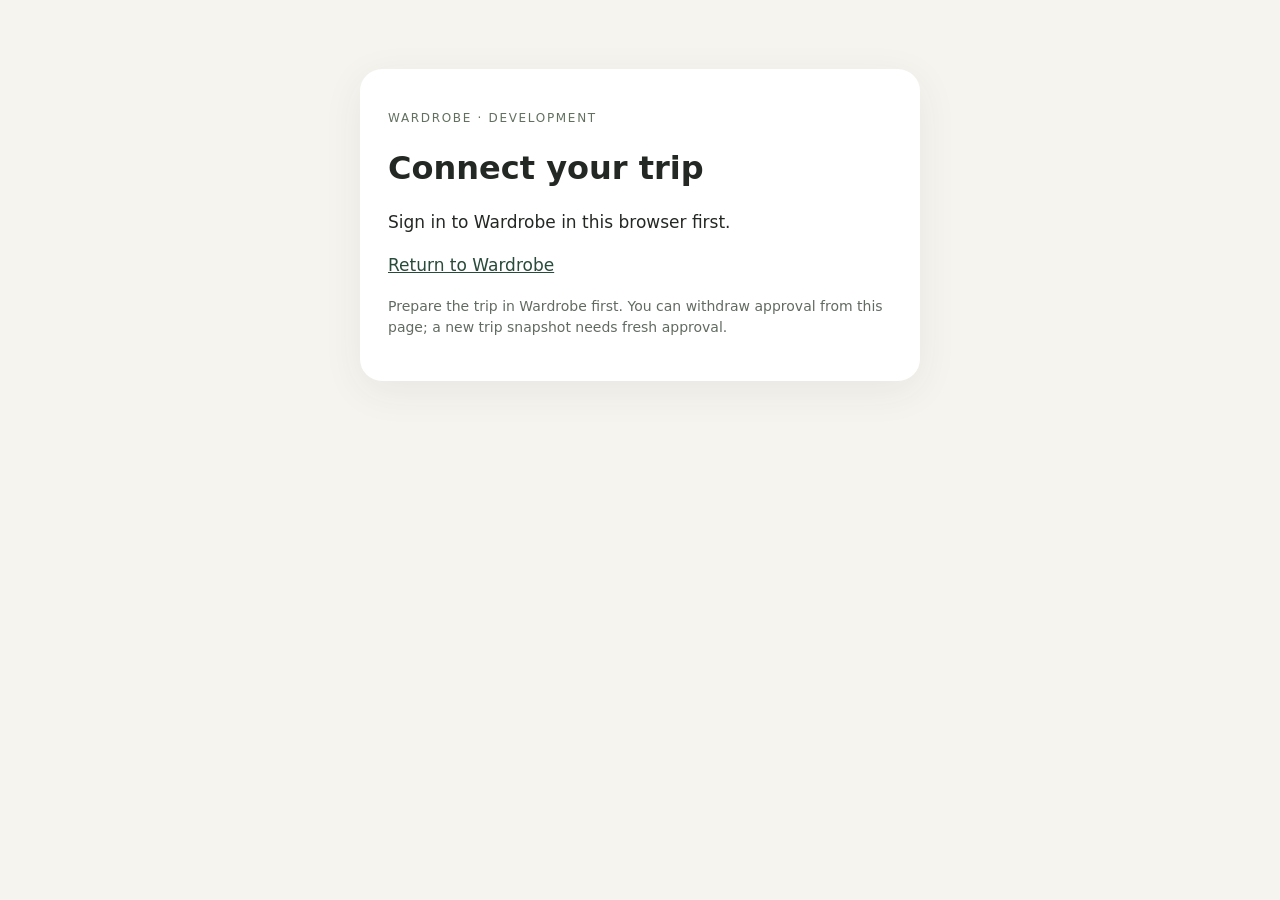
<file: connector.html>
<!doctype html>
<html lang="en"><head><meta charset="utf-8"><meta name="viewport" content="width=device-width,initial-scale=1"><meta name="referrer" content="no-referrer"><meta http-equiv="Content-Security-Policy" content="default-src 'none'; script-src 'self'; style-src 'self'; connect-src 'self' https://cdpiekcbvyvppaxbpwjz.supabase.co; base-uri 'none'; form-action 'none'; object-src 'none'"><title>Connect Wardrobe</title><link rel="stylesheet" href="./connector/approval/style.css"></head>
<body><main><p class="eyebrow">WARDROBE · DEVELOPMENT</p><h1>Connect your trip</h1><p id="status" role="status">Checking your connection request…</p><section id="consent" hidden><p id="account"></p><p>ChatGPT can inspect photos for the trip you select and return proposed outfits and generated images. You review the finished lookbook in Wardrobe before saving it.</p><label for="trip">Choose one prepared trip</label><select id="trip"><option value="">Select a trip</option></select><p id="expiry"></p><label class="check"><input id="confirm" type="checkbox">Allow access to this trip’s wardrobe and face references, and allow lookbook proposals and image uploads until I withdraw approval or change the wardrobe snapshot.</label><button id="approve" disabled>Connect selected trip</button><button id="deny" class="secondary">Cancel connection</button></section><p><a href="./">Return to Wardrobe</a></p><p class="small">Prepare the trip in Wardrobe first. You can withdraw approval from this page; a new trip snapshot needs fresh approval.</p><section id="revoke" hidden><h2>Withdraw trip approval</h2><p>Stops further connector access to the selected trip. Already returned images stay in Wardrobe.</p><button id="withdraw" class="secondary">Withdraw approval</button></section></main><script type="module" src="./connector/approval/page.mjs"></script></body></html>
</file>
<file: connector/approval/style.css>
:root{font:17px/1.55 system-ui,sans-serif;color:#242824;background:#f6f4ef}*{box-sizing:border-box}body{margin:0;padding:24px 18px}main{max-width:560px;margin:5vh auto;background:white;padding:28px;border-radius:22px;box-shadow:0 10px 40px #25332b12}.eyebrow{font-size:12px;letter-spacing:.14em;color:#627060}h1{font-size:32px;line-height:1.2}h2{font-size:20px}label{display:block;font-weight:600}select,button{font:inherit;width:100%;min-height:48px;border-radius:12px;padding:11px 14px;margin:10px 0;border:1px solid #cbd3c8}button{background:#284b3b;color:white;font-weight:650;cursor:pointer}button:disabled{opacity:.45;cursor:default}.secondary{background:white;color:#284b3b}.check{display:flex;align-items:flex-start;gap:12px;font-weight:400;margin:20px 0}.check input{width:24px;height:24px;flex-shrink:0}a{color:#284b3b}.small,#expiry{font-size:14px;color:#626b62}[hidden]{display:none!important}@media(max-width:430px){main{margin:0 auto;padding:22px}}
</file>
